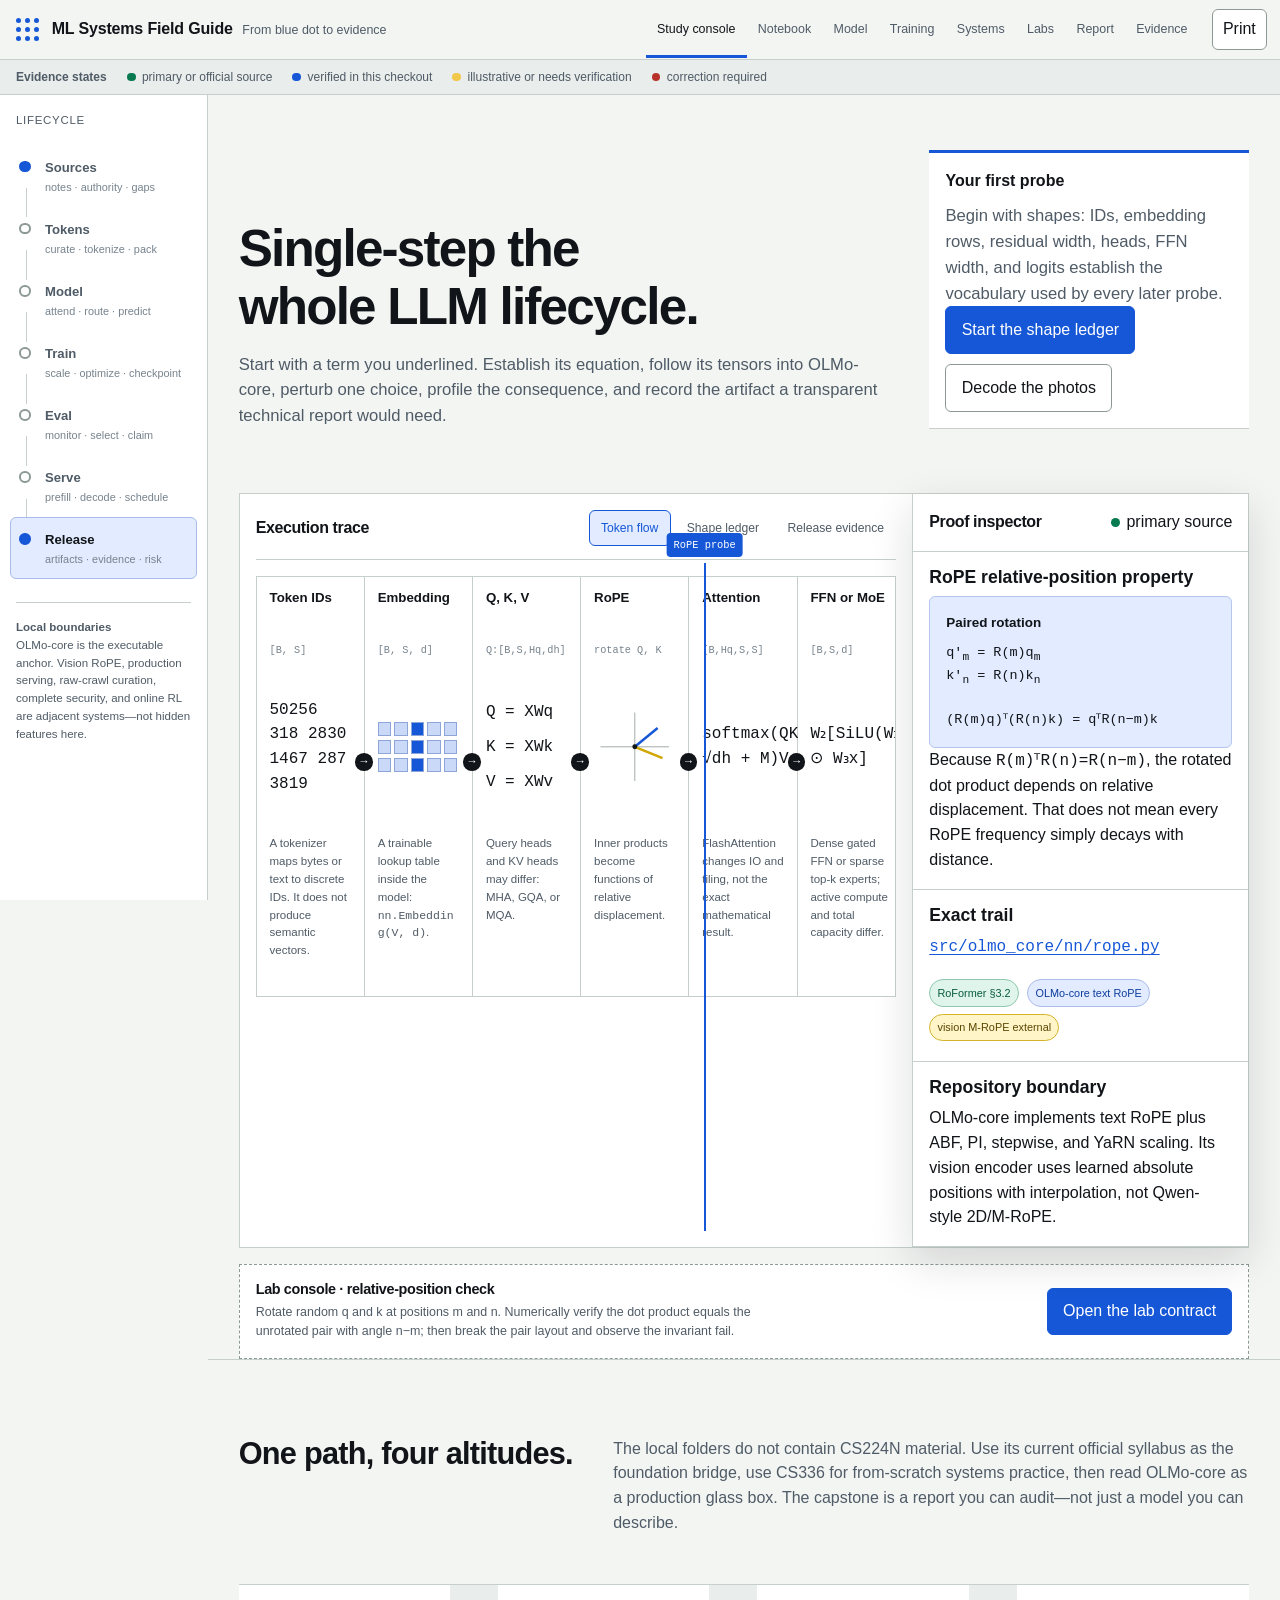
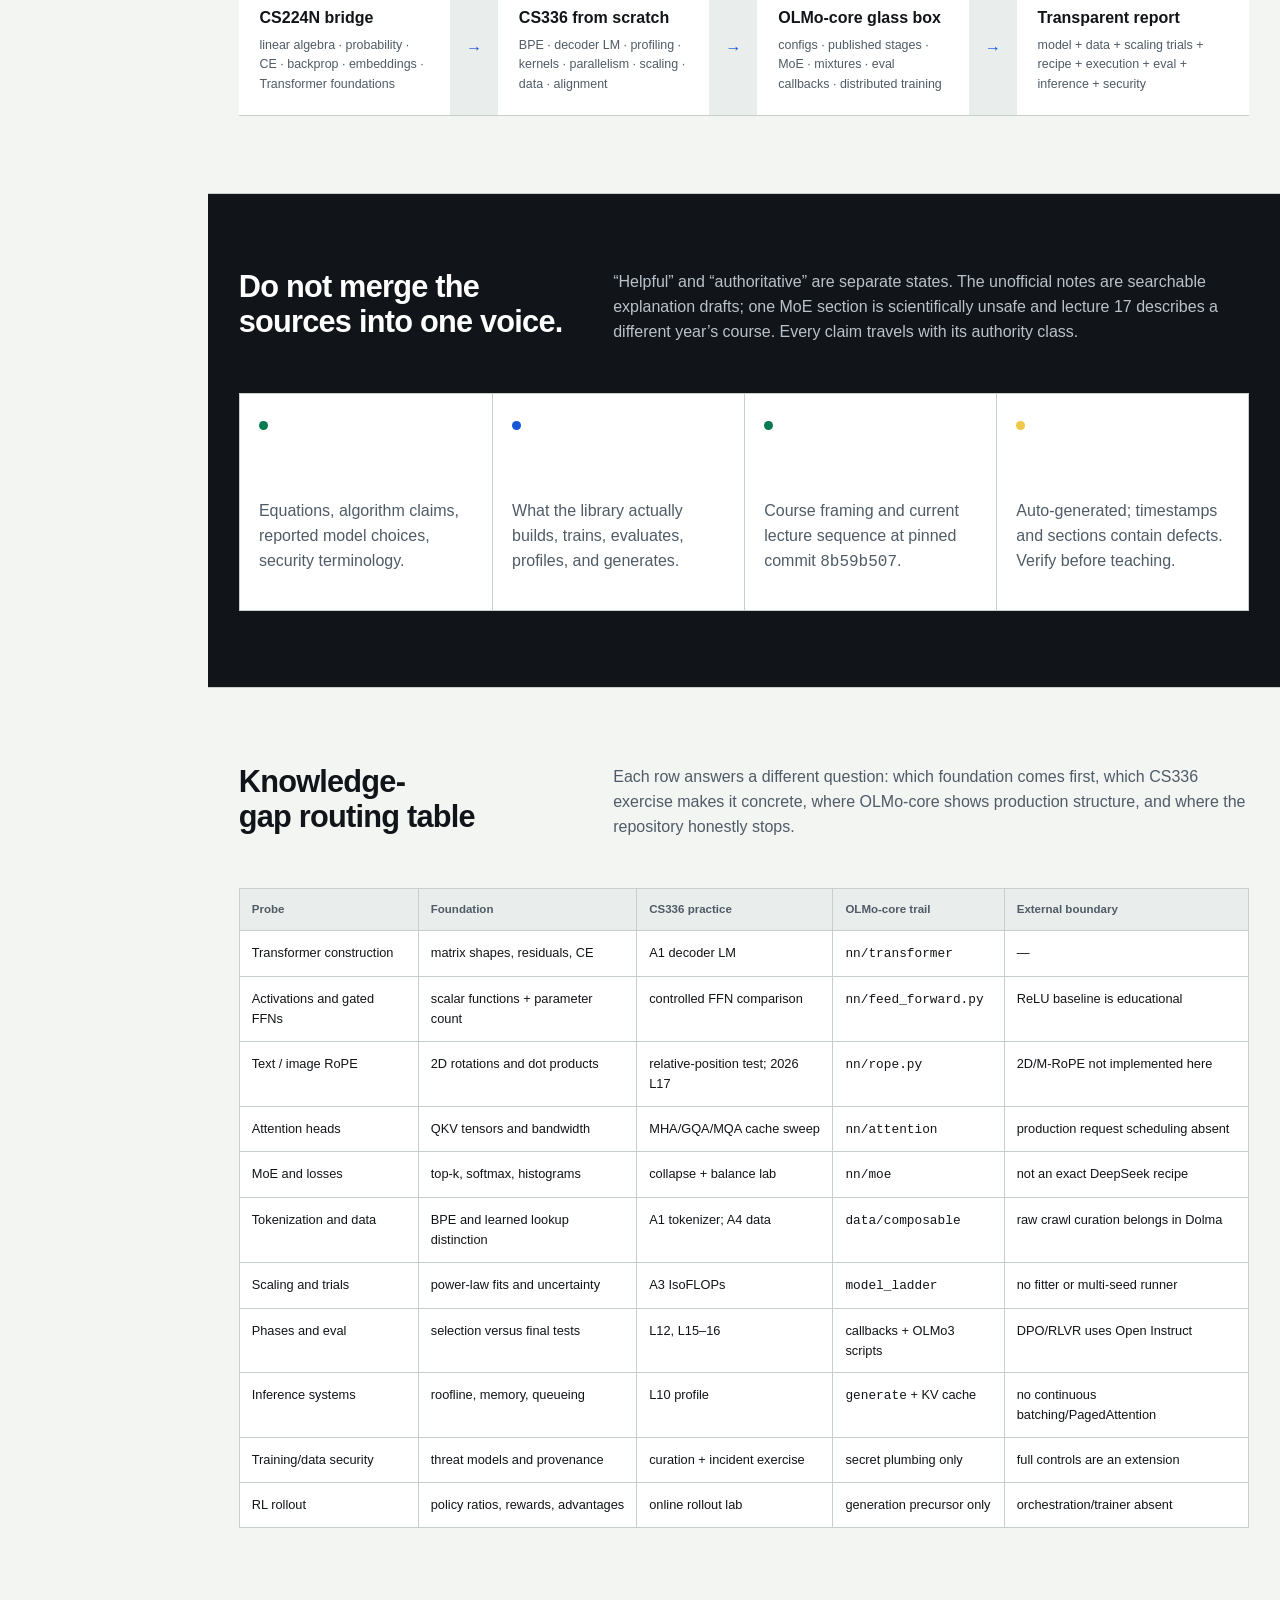
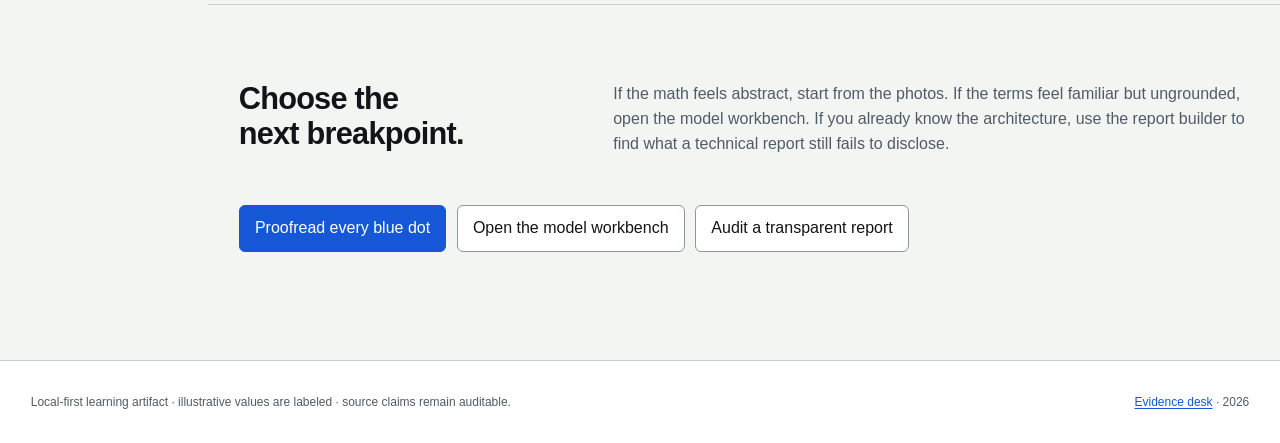
<file: my-knowledge/mlsys-field-guide/index.html>
<!doctype html>
<html lang="en">
  <head>
    <meta charset="utf-8" />
    <meta name="viewport" content="width=device-width, initial-scale=1" />
    <meta name="description" content="An evidence-traceable field guide from Transformer foundations through ML systems, training, inference, and transparent LLM reports." />
    <title>ML Systems Field Guide — Study console</title>
    <link rel="stylesheet" href="assets/css/site.css" />
    <script src="assets/js/site.js" defer></script>
  </head>
  <body>
    <!--
    THESIS: Single-step the LLM lifecycle from a handwritten question to math, code, experiment, and evidence; refuse the generic course-homepage hero and card grid.
    OWN-WORLD: Cool-white instrument panels, charcoal rules, cobalt probes, amber breakpoints, compact controls, and dense traces with written conclusions.
    STORY: Establish source authority, bridge CS224N to CS336 and OLMo-core, inspect one end-to-end trace, then choose a hands-on path or report audit.
    FIRST VIEWPORT: Sticky utility strip, lifecycle rail, dominant execution trace, right proof inspector, and bottom lab console; the trace carries the page.
    FORM: Pipeline Debugger, grounded direction 4, seed f328a503; task-led hybrid approved by delegation after the decision server failed.
    FINISH: unreviewed and undocumented is unfinished; this build ends with the finish review, the verdict, and DESIGN.md
    -->
    <a class="skip-link" href="#main">Skip to the study console</a>
    <header class="utility-bar">
      <a class="brand" href="index.html" aria-label="ML Systems Field Guide home">
        <span class="brand-mark" aria-hidden="true">
          <i></i><i></i><i></i><i></i><i></i><i></i><i></i><i></i><i></i>
        </span>
        <span class="brand-copy">
          <strong>ML Systems Field Guide</strong>
          <span>From blue dot to evidence</span>
        </span>
      </a>
      <nav class="primary-nav" data-primary-nav aria-label="Primary navigation">
        <a href="index.html" aria-current="page">Study console</a>
        <a href="notebook.html">Notebook</a>
        <a href="model.html">Model</a>
        <a href="training.html">Training</a>
        <a href="systems.html">Systems</a>
        <a href="labs.html">Labs</a>
        <a href="report.html">Report</a>
        <a href="sources.html">Evidence</a>
      </nav>
      <div class="utility-actions">
        <button class="utility-button" type="button" data-print>Print</button>
        <button class="utility-button nav-toggle" type="button" data-nav-toggle aria-expanded="false" aria-label="Toggle navigation">Menu</button>
      </div>
    </header>

    <div class="evidence-ribbon" role="note" aria-label="Evidence legend">
      <strong>Evidence states</strong>
      <span class="status-key status-primary">primary or official source</span>
      <span class="status-key status-repo">verified in this checkout</span>
      <span class="status-key status-caution">illustrative or needs verification</span>
      <span class="status-key status-contradiction">correction required</span>
    </div>

    <div class="app-shell">
      <aside class="lifecycle-rail" aria-label="Learning lifecycle">
        <p class="rail-heading">Lifecycle</p>
        <ol class="rail-list">
          <li class="is-complete">
            <a href="notebook.html">
              <span class="rail-dot" aria-hidden="true"></span>
              <span class="rail-label"><strong>Sources</strong><small>notes · authority · gaps</small></span>
            </a>
          </li>
          <li>
            <a href="training.html#tokens">
              <span class="rail-dot" aria-hidden="true"></span>
              <span class="rail-label"><strong>Tokens</strong><small>curate · tokenize · pack</small></span>
            </a>
          </li>
          <li>
            <a href="model.html">
              <span class="rail-dot" aria-hidden="true"></span>
              <span class="rail-label"><strong>Model</strong><small>attend · route · predict</small></span>
            </a>
          </li>
          <li>
            <a href="training.html">
              <span class="rail-dot" aria-hidden="true"></span>
              <span class="rail-label"><strong>Train</strong><small>scale · optimize · checkpoint</small></span>
            </a>
          </li>
          <li>
            <a href="training.html#eval-gates">
              <span class="rail-dot" aria-hidden="true"></span>
              <span class="rail-label"><strong>Eval</strong><small>monitor · select · claim</small></span>
            </a>
          </li>
          <li>
            <a href="systems.html#inference">
              <span class="rail-dot" aria-hidden="true"></span>
              <span class="rail-label"><strong>Serve</strong><small>prefill · decode · schedule</small></span>
            </a>
          </li>
          <li>
            <a href="report.html" aria-current="step">
              <span class="rail-dot" aria-hidden="true"></span>
              <span class="rail-label"><strong>Release</strong><small>artifacts · evidence · risk</small></span>
            </a>
          </li>
        </ol>
        <div class="rail-block">
          <strong>Local boundaries</strong>
          <p>OLMo-core is the executable anchor. Vision RoPE, production serving, raw-crawl curation, complete security, and online RL are adjacent systems—not hidden features here.</p>
        </div>
      </aside>

      <main class="page-main" id="main">
        <section class="page-lede" aria-labelledby="page-title">
          <div>
            <h1 id="page-title">Single-step the whole LLM lifecycle.</h1>
            <p>
              Start with a term you underlined. Establish its equation, follow its tensors into
              OLMo-core, perturb one choice, profile the consequence, and record the artifact a
              transparent technical report would need.
            </p>
          </div>
          <div class="lede-controls">
            <strong>Your first probe</strong>
            <p>Begin with shapes: IDs, embedding rows, residual width, heads, FFN width, and logits establish the vocabulary used by every later probe.</p>
            <div class="button-row">
              <a class="button button-primary" href="labs.html#lab-shapes">Start the shape ledger</a>
              <a class="button" href="notebook.html">Decode the photos</a>
            </div>
          </div>
        </section>

        <section aria-labelledby="trace-title">
          <div class="trace-workspace">
            <div class="trace-stage">
              <div class="trace-toolbar">
                <h2 id="trace-title">Execution trace</h2>
                <div class="tab-list" role="tablist" aria-label="Trace views" data-tabs>
                  <button class="tab-button" type="button" role="tab" aria-selected="true" aria-controls="trace-flow" id="trace-tab-flow">Token flow</button>
                  <button class="tab-button" type="button" role="tab" aria-selected="false" aria-controls="trace-shapes" id="trace-tab-shapes" tabindex="-1">Shape ledger</button>
                  <button class="tab-button" type="button" role="tab" aria-selected="false" aria-controls="trace-evidence" id="trace-tab-evidence" tabindex="-1">Release evidence</button>
                </div>
              </div>

              <div id="trace-flow" role="tabpanel" aria-labelledby="trace-tab-flow">
                <div class="execution-lanes" role="group" aria-label="Illustrative token-to-release execution trace">
                  <article class="lane">
                    <h3>Token IDs</h3>
                    <span class="shape">[B, S]</span>
                    <div class="lane-visual mono" role="img" aria-label="Example token IDs">50256 318 2830 1467 287 3819</div>
                    <p class="lane-note">A tokenizer maps bytes or text to discrete IDs. It does not produce semantic vectors.</p>
                    <span class="lane-arrow" aria-hidden="true">→</span>
                  </article>
                  <article class="lane">
                    <h3>Embedding</h3>
                    <span class="shape">[B, S, d]</span>
                    <div class="lane-visual" aria-hidden="true">
                      <span class="tensor-row"><i class="tensor-cell"></i><i class="tensor-cell"></i><i class="tensor-cell"></i><i class="tensor-cell"></i><i class="tensor-cell"></i></span>
                      <span class="tensor-row"><i class="tensor-cell"></i><i class="tensor-cell"></i><i class="tensor-cell"></i><i class="tensor-cell"></i><i class="tensor-cell"></i></span>
                      <span class="tensor-row"><i class="tensor-cell"></i><i class="tensor-cell"></i><i class="tensor-cell"></i><i class="tensor-cell"></i><i class="tensor-cell"></i></span>
                    </div>
                    <p class="lane-note">A trainable lookup table inside the model: <code>nn.Embedding(V, d)</code>.</p>
                    <span class="lane-arrow" aria-hidden="true">→</span>
                  </article>
                  <article class="lane">
                    <h3>Q, K, V</h3>
                    <span class="shape">Q:[B,S,Hq,dh]</span>
                    <div class="lane-visual formula-stack">
                      <code>Q = XWq</code><code>K = XWk</code><code>V = XWv</code>
                    </div>
                    <p class="lane-note">Query heads and KV heads may differ: MHA, GQA, or MQA.</p>
                    <span class="lane-arrow" aria-hidden="true">→</span>
                  </article>
                  <article class="lane">
                    <h3>RoPE</h3>
                    <span class="shape">rotate Q, K</span>
                    <div class="lane-visual">
                      <svg viewBox="0 0 100 100" role="img" aria-label="Two position-dependent rotations in a coordinate plane">
                        <line x1="50" y1="8" x2="50" y2="92" stroke="#8d9994" />
                        <line x1="8" y1="50" x2="92" y2="50" stroke="#8d9994" />
                        <line x1="50" y1="50" x2="78" y2="27" stroke="#1557d6" stroke-width="3" />
                        <line x1="50" y1="50" x2="84" y2="64" stroke="#d0a600" stroke-width="3" />
                        <circle cx="50" cy="50" r="3" fill="#111418" />
                      </svg>
                    </div>
                    <p class="lane-note">Inner products become functions of relative displacement.</p>
                    <span class="lane-arrow" aria-hidden="true">→</span>
                  </article>
                  <article class="lane">
                    <h3>Attention</h3>
                    <span class="shape">[B,Hq,S,S]</span>
                    <div class="lane-visual mono">softmax(QKᵀ/√dh + M)V</div>
                    <p class="lane-note">FlashAttention changes IO and tiling, not the exact mathematical result.</p>
                    <span class="lane-arrow" aria-hidden="true">→</span>
                  </article>
                  <article class="lane">
                    <h3>FFN or MoE</h3>
                    <span class="shape">[B,S,d]</span>
                    <div class="lane-visual mono">W₂[SiLU(W₁x) ⊙ W₃x]</div>
                    <p class="lane-note">Dense gated FFN or sparse top-k experts; active compute and total capacity differ.</p>
                    <span class="lane-arrow" aria-hidden="true">→</span>
                  </article>
                  <article class="lane">
                    <h3>Loss + update</h3>
                    <span class="shape">scalar → gradients</span>
                    <div class="lane-visual mono">CE + αL<sub>bal</sub> + βL<sub>z</sub></div>
                    <p class="lane-note">MoE auxiliary terms solve different router failures; they are not one generic loss.</p>
                    <span class="lane-arrow" aria-hidden="true">→</span>
                  </article>
                  <article class="lane">
                    <h3>Release gate</h3>
                    <span class="shape">artifacts + claims</span>
                    <div class="lane-visual">
                      <span class="status status-primary">math sourced</span>
                      <span class="status status-repo">code anchored</span>
                      <span class="status status-caution">run missing</span>
                    </div>
                    <p class="lane-note">Architecture transparency alone cannot reproduce an executed training run.</p>
                  </article>
                </div>
                <div class="probe-cursor" data-label="RoPE probe" aria-hidden="true"></div>
              </div>

              <div id="trace-shapes" role="tabpanel" aria-labelledby="trace-tab-shapes" hidden>
                <table class="evidence-table">
                  <thead><tr><th>Boundary</th><th>Input</th><th>Output</th><th>Invariant to verify</th></tr></thead>
                  <tbody>
                    <tr><td>Tokenizer → model</td><td>text or bytes</td><td><code>[B,S]</code> integer IDs</td><td>special IDs and truncation policy are pinned</td></tr>
                    <tr><td>Embedding</td><td><code>[B,S]</code></td><td><code>[B,S,d]</code></td><td>lookup is trainable and may tie to LM head</td></tr>
                    <tr><td>QKV projection</td><td><code>[B,S,d]</code></td><td><code>Q:[B,S,Hq,dh]</code>; <code>K,V:[B,S,Hkv,dh]</code></td><td><code>Hq % Hkv = 0</code></td></tr>
                    <tr><td>LM head</td><td><code>[B,S,d]</code></td><td><code>[B,S,V]</code></td><td>labels are shifted next-token IDs; ignored tokens are masked</td></tr>
                  </tbody>
                </table>
              </div>

              <div id="trace-evidence" role="tabpanel" aria-labelledby="trace-tab-evidence" hidden>
                <table class="evidence-table">
                  <thead><tr><th>Transparency axis</th><th>What would prove it</th><th>This guide’s status</th></tr></thead>
                  <tbody>
                    <tr><td>Algorithm</td><td>equations, block graph, objectives, scaling hypothesis</td><td><span class="status status-primary">primary sources mapped</span></td></tr>
                    <tr><td>Recipe</td><td>full config, data manifests, seeds, schedule, hardware, parallelism</td><td><span class="status status-repo">OLMo scripts inspectable</span></td></tr>
                    <tr><td>Execution</td><td>all trials, immutable logs, failures, checkpoints, measured curves, hashes</td><td><span class="status status-caution">learner runs not executed yet</span></td></tr>
                  </tbody>
                </table>
              </div>
            </div>

            <aside class="proof-inspector" aria-labelledby="inspector-title">
              <div class="panel-toolbar inspector-section">
                <h2 id="inspector-title">Proof inspector</h2>
                <span class="status status-primary">primary source</span>
              </div>
              <section class="inspector-section">
                <h3>RoPE relative-position property</h3>
                <div class="equation">
                  <strong>Paired rotation</strong>
                  q′<sub>m</sub> = R(m)q<sub>m</sub><br />
                  k′<sub>n</sub> = R(n)k<sub>n</sub><br /><br />
                  (R(m)q)ᵀ(R(n)k) = qᵀR(n−m)k
                </div>
                <p>Because <code>R(m)ᵀR(n)=R(n−m)</code>, the rotated dot product depends on relative displacement. That does not mean every RoPE frequency simply decays with distance.</p>
              </section>
              <section class="inspector-section">
                <h3>Exact trail</h3>
                <p><a href="../../src/olmo_core/nn/rope.py"><code>src/olmo_core/nn/rope.py</code></a></p>
                <span class="source-chip is-primary">RoFormer §3.2</span>
                <span class="source-chip is-repo">OLMo-core text RoPE</span>
                <span class="source-chip is-caution">vision M-RoPE external</span>
              </section>
              <section class="inspector-section">
                <h3>Repository boundary</h3>
                <p>OLMo-core implements text RoPE plus ABF, PI, stepwise, and YaRN scaling. Its vision encoder uses learned absolute positions with interpolation, not Qwen-style 2D/M-RoPE.</p>
              </section>
            </aside>
          </div>

          <div class="lab-console">
            <div>
              <h2>Lab console · relative-position check</h2>
              <p>Rotate random q and k at positions m and n. Numerically verify the dot product equals the unrotated pair with angle n−m; then break the pair layout and observe the invariant fail.</p>
            </div>
            <a class="button button-primary" href="labs.html#lab-rope">Open the lab contract</a>
          </div>
        </section>

        <section class="section-band" aria-labelledby="path-title">
          <div class="section-heading">
            <h2 id="path-title">One path, four altitudes.</h2>
            <p>The local folders do not contain CS224N material. Use its current official syllabus as the foundation bridge, use CS336 for from-scratch systems practice, then read OLMo-core as a production glass box. The capstone is a report you can audit—not just a model you can describe.</p>
          </div>
          <div class="study-path" role="list" aria-label="Recommended learning path">
            <article class="path-stage">
              <strong>CS224N bridge</strong>
              <span>linear algebra · probability · CE · backprop · embeddings · Transformer foundations</span>
            </article>
            <div class="path-connector" aria-hidden="true">→</div>
            <article class="path-stage">
              <strong>CS336 from scratch</strong>
              <span>BPE · decoder LM · profiling · kernels · parallelism · scaling · data · alignment</span>
            </article>
            <div class="path-connector" aria-hidden="true">→</div>
            <article class="path-stage">
              <strong>OLMo-core glass box</strong>
              <span>configs · published stages · MoE · mixtures · eval callbacks · distributed training</span>
            </article>
            <div class="path-connector" aria-hidden="true">→</div>
            <article class="path-stage">
              <strong>Transparent report</strong>
              <span>model + data + scaling trials + recipe + execution + eval + inference + security</span>
            </article>
          </div>
        </section>

        <section class="section-band is-dark" aria-labelledby="authority-title">
          <div class="section-heading">
            <h2 id="authority-title">Do not merge the sources into one voice.</h2>
            <p>“Helpful” and “authoritative” are separate states. The unofficial notes are searchable explanation drafts; one MoE section is scientifically unsafe and lecture 17 describes a different year’s course. Every claim travels with its authority class.</p>
          </div>
          <div class="source-boundary">
            <article class="source-level">
              <span class="status status-primary">claim authority</span>
              <h3>Primary papers and standards</h3>
              <p>Equations, algorithm claims, reported model choices, security terminology.</p>
            </article>
            <article class="source-level">
              <span class="status status-repo">implementation authority</span>
              <h3>This OLMo-core checkout</h3>
              <p>What the library actually builds, trains, evaluates, profiles, and generates.</p>
            </article>
            <article class="source-level">
              <span class="status status-primary">course authority</span>
              <h3>Official CS336 Spring 2026</h3>
              <p>Course framing and current lecture sequence at pinned commit <code>8b59b507</code>.</p>
            </article>
            <article class="source-level">
              <span class="status status-caution">explanation lead</span>
              <h3>Unofficial Spring 2025 notes</h3>
              <p>Auto-generated; timestamps and sections contain defects. Verify before teaching.</p>
            </article>
          </div>
        </section>

        <section class="section-band" aria-labelledby="gaps-title">
          <div class="section-heading">
            <h2 id="gaps-title">Knowledge-gap routing table</h2>
            <p>Each row answers a different question: which foundation comes first, which CS336 exercise makes it concrete, where OLMo-core shows production structure, and where the repository honestly stops.</p>
          </div>
          <div style="overflow-x:auto">
            <table class="gap-matrix">
              <thead>
                <tr><th>Probe</th><th>Foundation</th><th>CS336 practice</th><th>OLMo-core trail</th><th>External boundary</th></tr>
              </thead>
              <tbody>
                <tr><td>Transformer construction</td><td>matrix shapes, residuals, CE</td><td>A1 decoder LM</td><td><code>nn/transformer</code></td><td>—</td></tr>
                <tr><td>Activations and gated FFNs</td><td>scalar functions + parameter count</td><td>controlled FFN comparison</td><td><code>nn/feed_forward.py</code></td><td>ReLU baseline is educational</td></tr>
                <tr><td>Text / image RoPE</td><td>2D rotations and dot products</td><td>relative-position test; 2026 L17</td><td><code>nn/rope.py</code></td><td>2D/M-RoPE not implemented here</td></tr>
                <tr><td>Attention heads</td><td>QKV tensors and bandwidth</td><td>MHA/GQA/MQA cache sweep</td><td><code>nn/attention</code></td><td>production request scheduling absent</td></tr>
                <tr><td>MoE and losses</td><td>top-k, softmax, histograms</td><td>collapse + balance lab</td><td><code>nn/moe</code></td><td>not an exact DeepSeek recipe</td></tr>
                <tr><td>Tokenization and data</td><td>BPE and learned lookup distinction</td><td>A1 tokenizer; A4 data</td><td><code>data/composable</code></td><td>raw crawl curation belongs in Dolma</td></tr>
                <tr><td>Scaling and trials</td><td>power-law fits and uncertainty</td><td>A3 IsoFLOPs</td><td><code>model_ladder</code></td><td>no fitter or multi-seed runner</td></tr>
                <tr><td>Phases and eval</td><td>selection versus final tests</td><td>L12, L15–16</td><td>callbacks + OLMo3 scripts</td><td>DPO/RLVR uses Open Instruct</td></tr>
                <tr><td>Inference systems</td><td>roofline, memory, queueing</td><td>L10 profile</td><td><code>generate</code> + KV cache</td><td>no continuous batching/PagedAttention</td></tr>
                <tr><td>Training/data security</td><td>threat models and provenance</td><td>curation + incident exercise</td><td>secret plumbing only</td><td>full controls are an extension</td></tr>
                <tr><td>RL rollout</td><td>policy ratios, rewards, advantages</td><td>online rollout lab</td><td>generation precursor only</td><td>orchestration/trainer absent</td></tr>
              </tbody>
            </table>
          </div>
        </section>

        <section class="section-band" aria-labelledby="next-title">
          <div class="section-heading">
            <h2 id="next-title">Choose the next breakpoint.</h2>
            <p>If the math feels abstract, start from the photos. If the terms feel familiar but ungrounded, open the model workbench. If you already know the architecture, use the report builder to find what a technical report still fails to disclose.</p>
          </div>
          <div class="button-row">
            <a class="button button-primary" href="notebook.html">Proofread every blue dot</a>
            <a class="button" href="model.html">Open the model workbench</a>
            <a class="button" href="report.html">Audit a transparent report</a>
          </div>
        </section>
      </main>
    </div>

    <footer class="site-footer">
      <p>Local-first learning artifact · illustrative values are labeled · source claims remain auditable.</p>
      <p><a href="sources.html">Evidence desk</a> · <span data-current-year></span></p>
    </footer>
  </body>
</html>
</file>
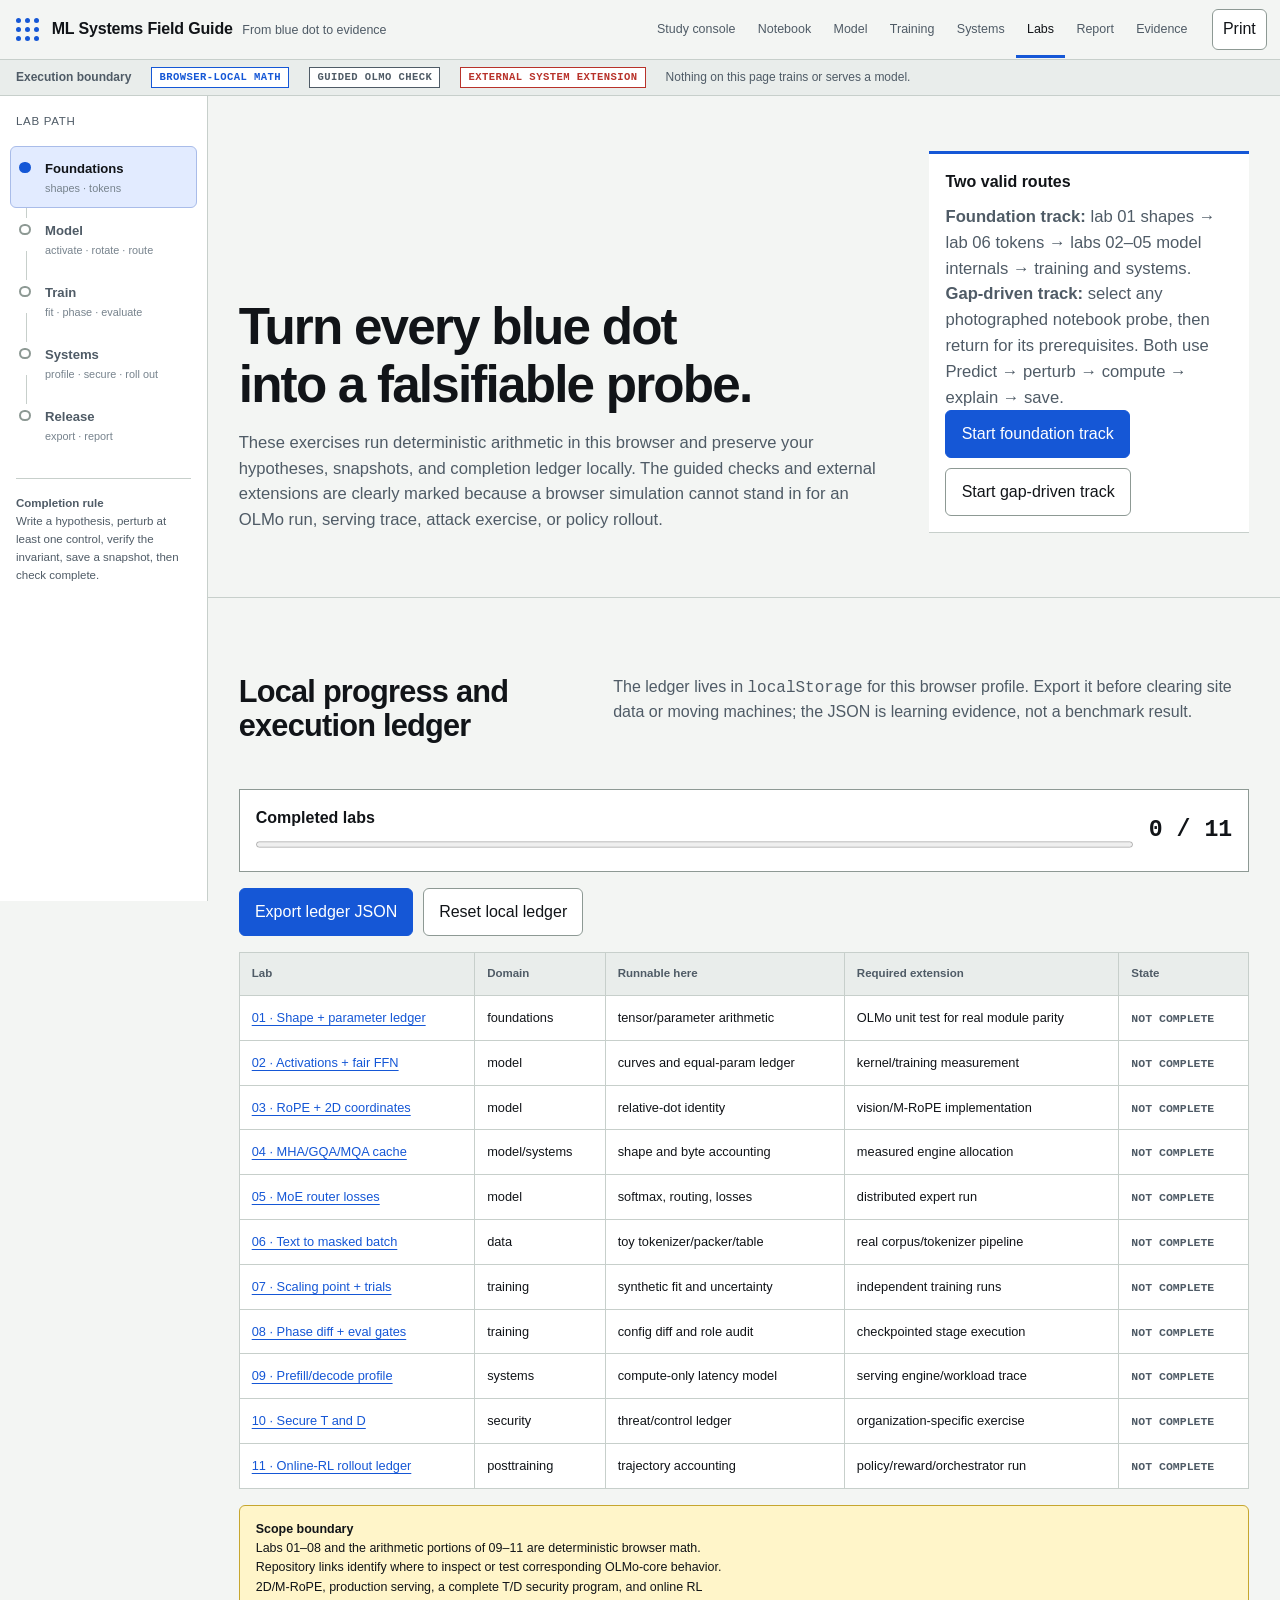
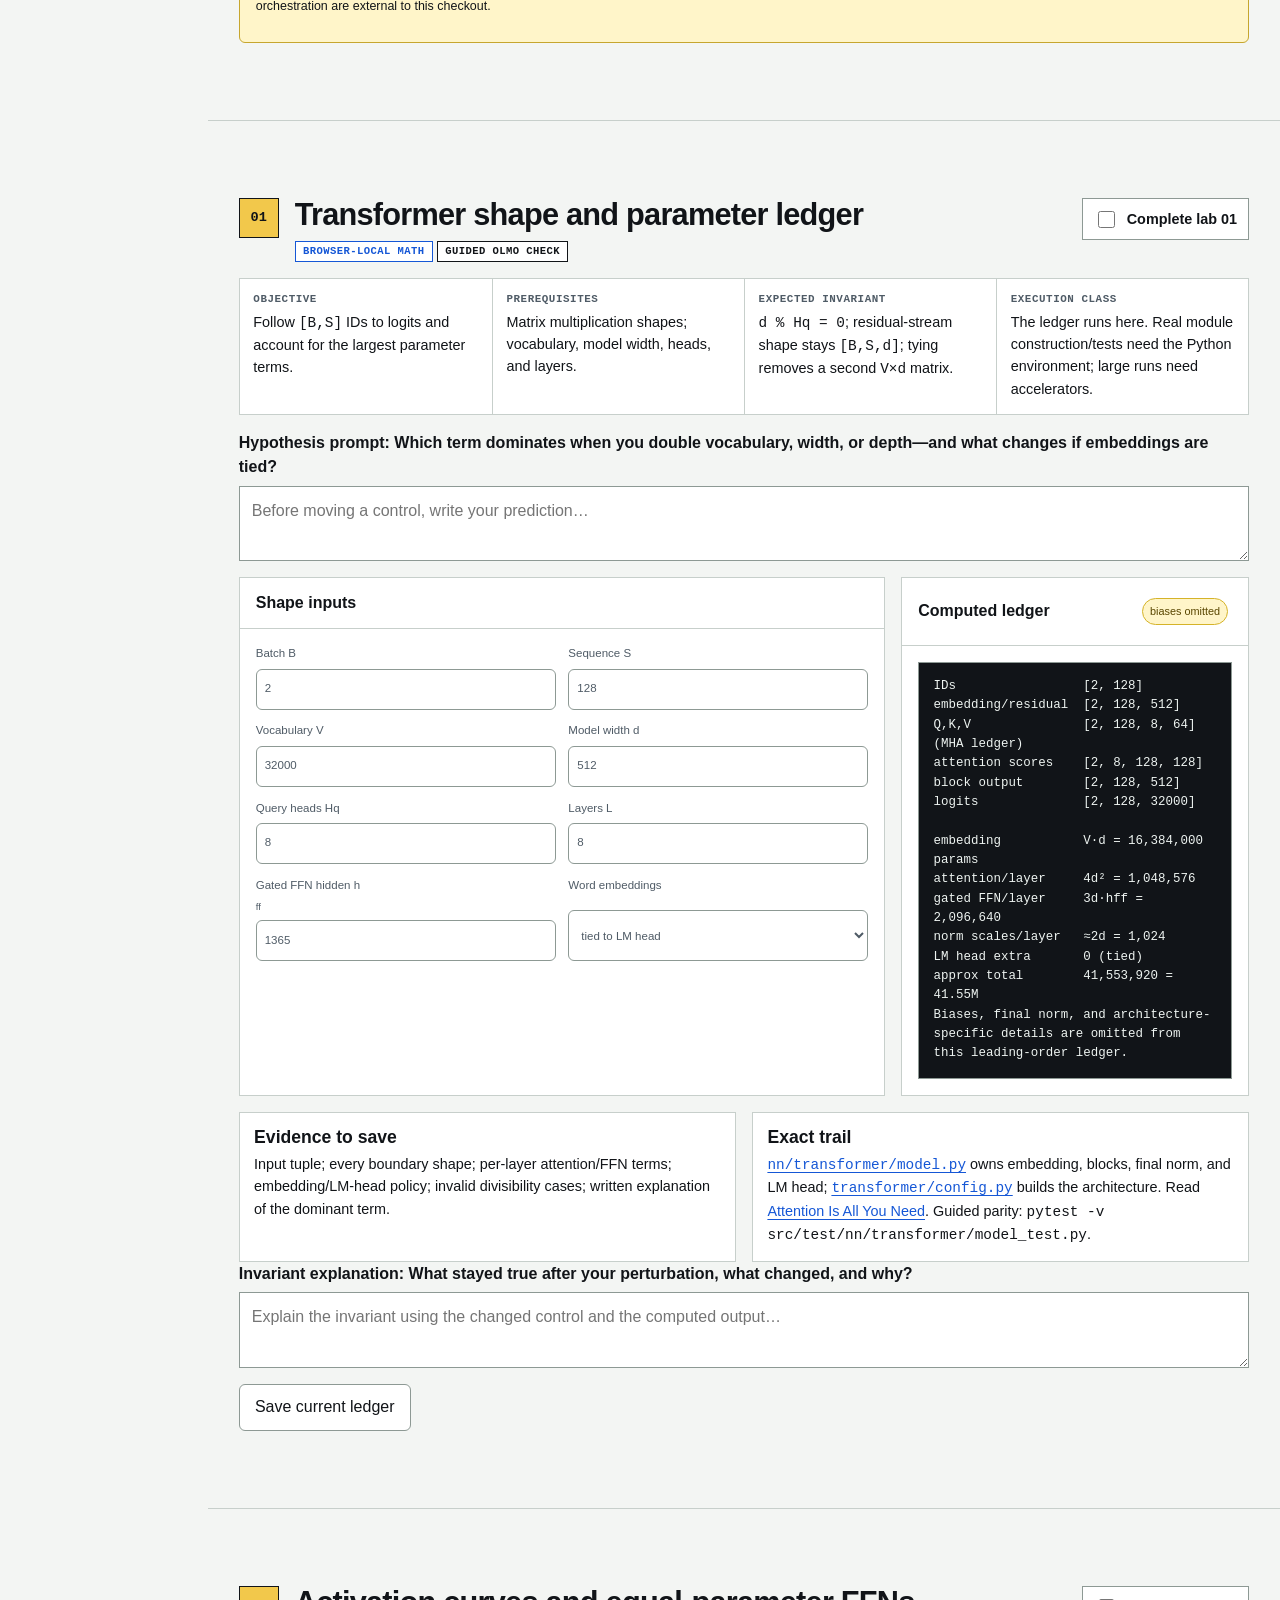
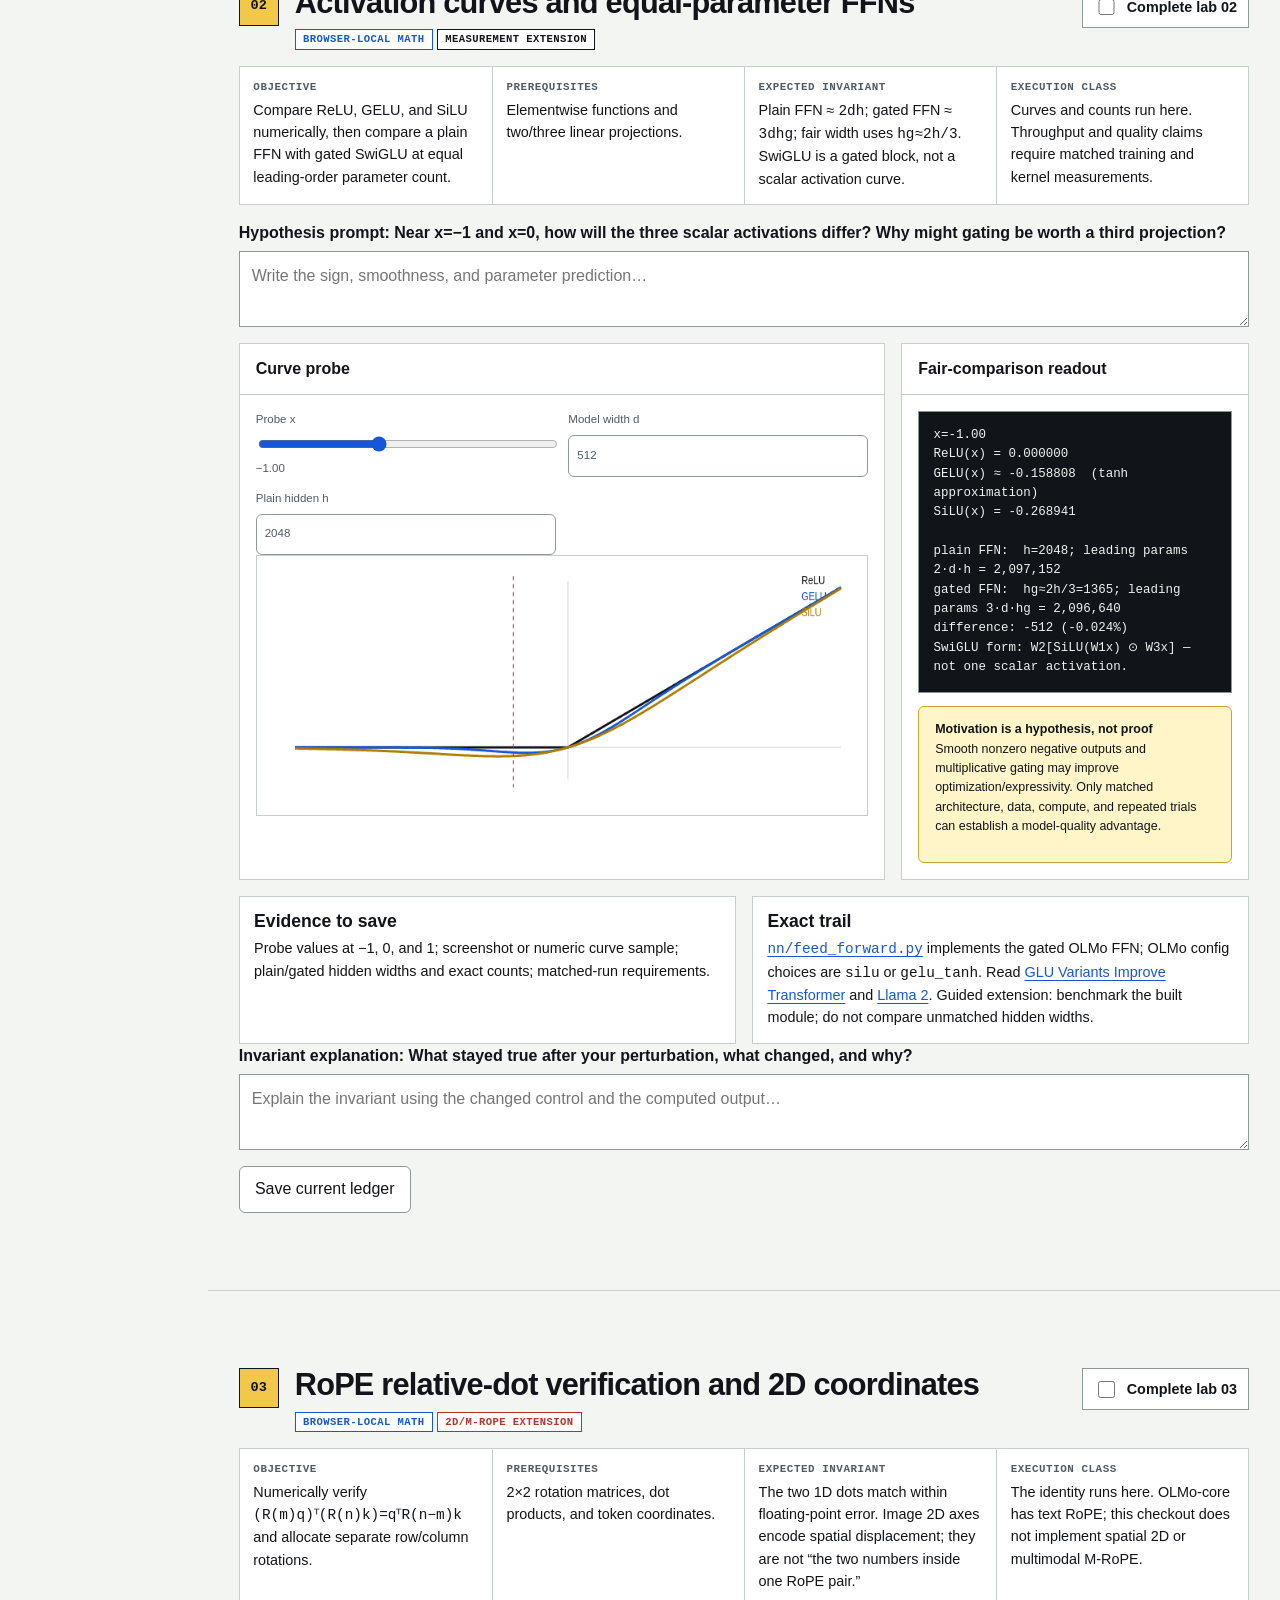
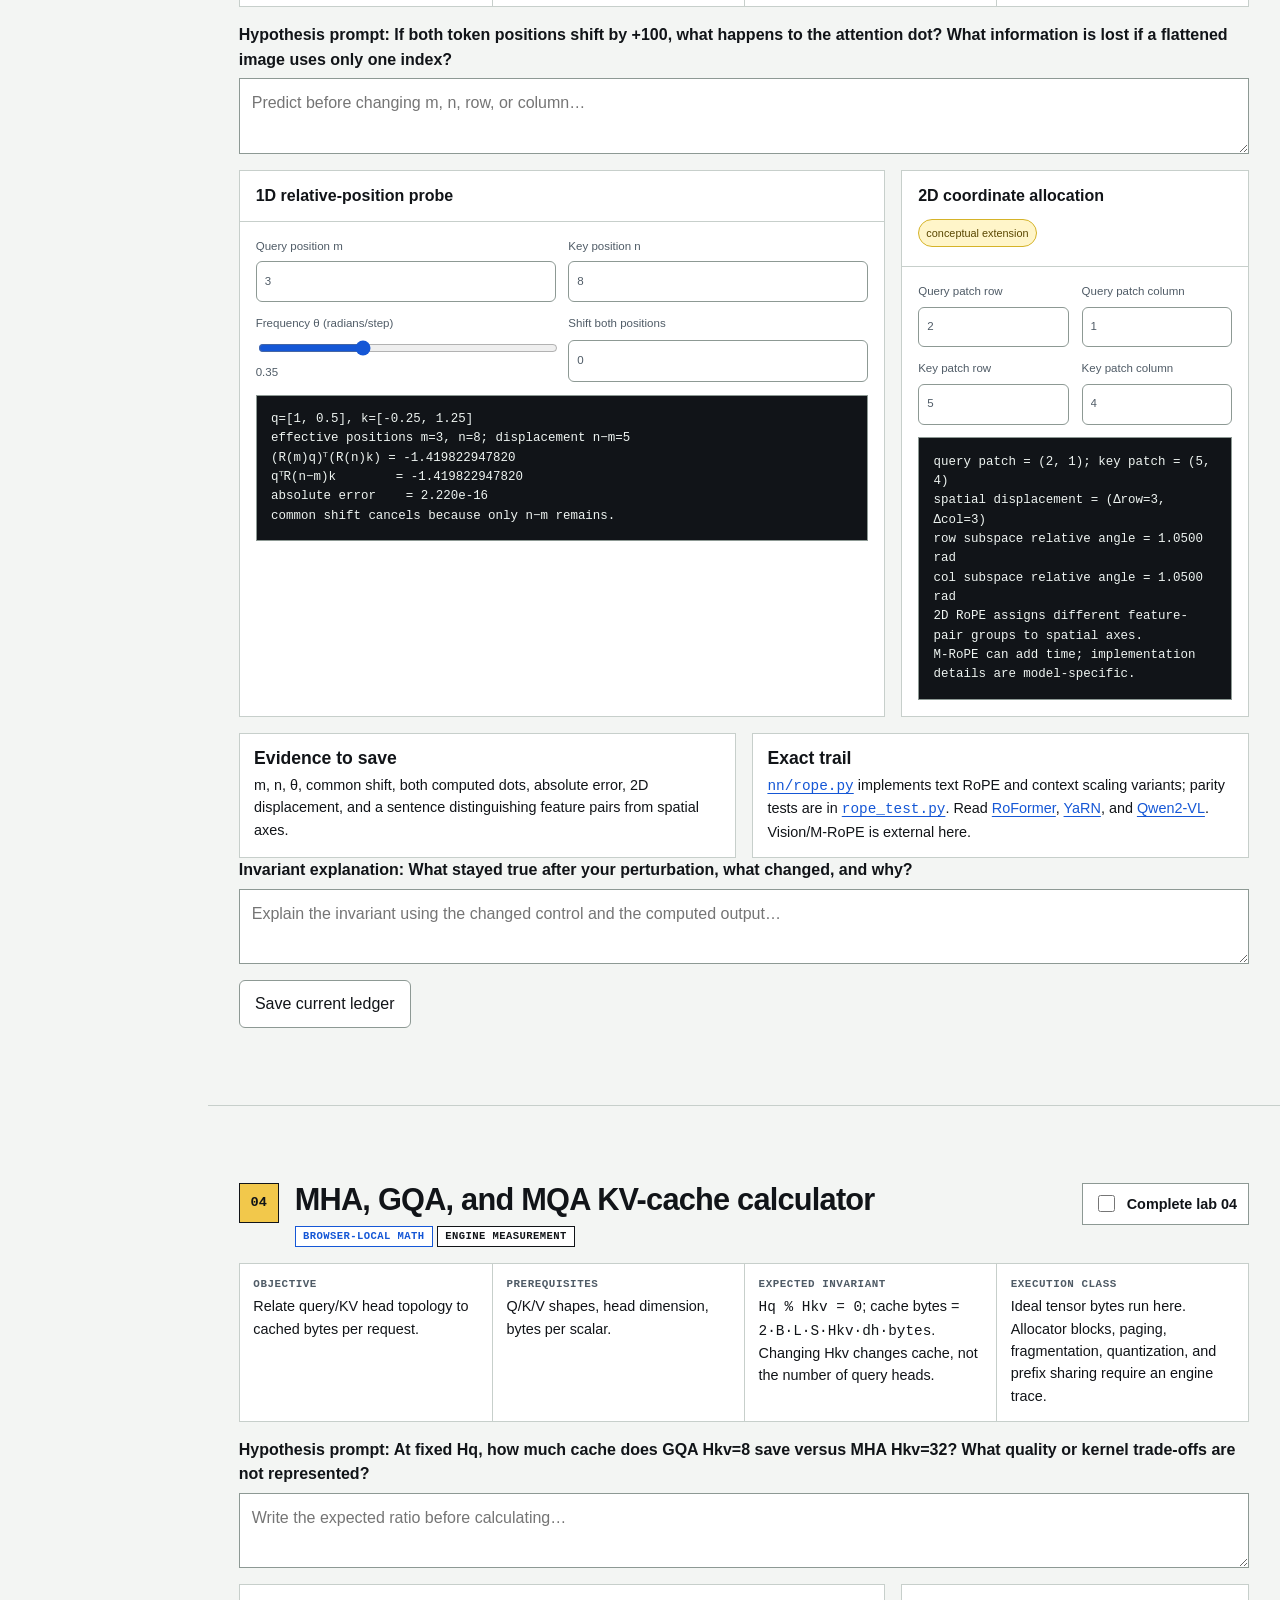
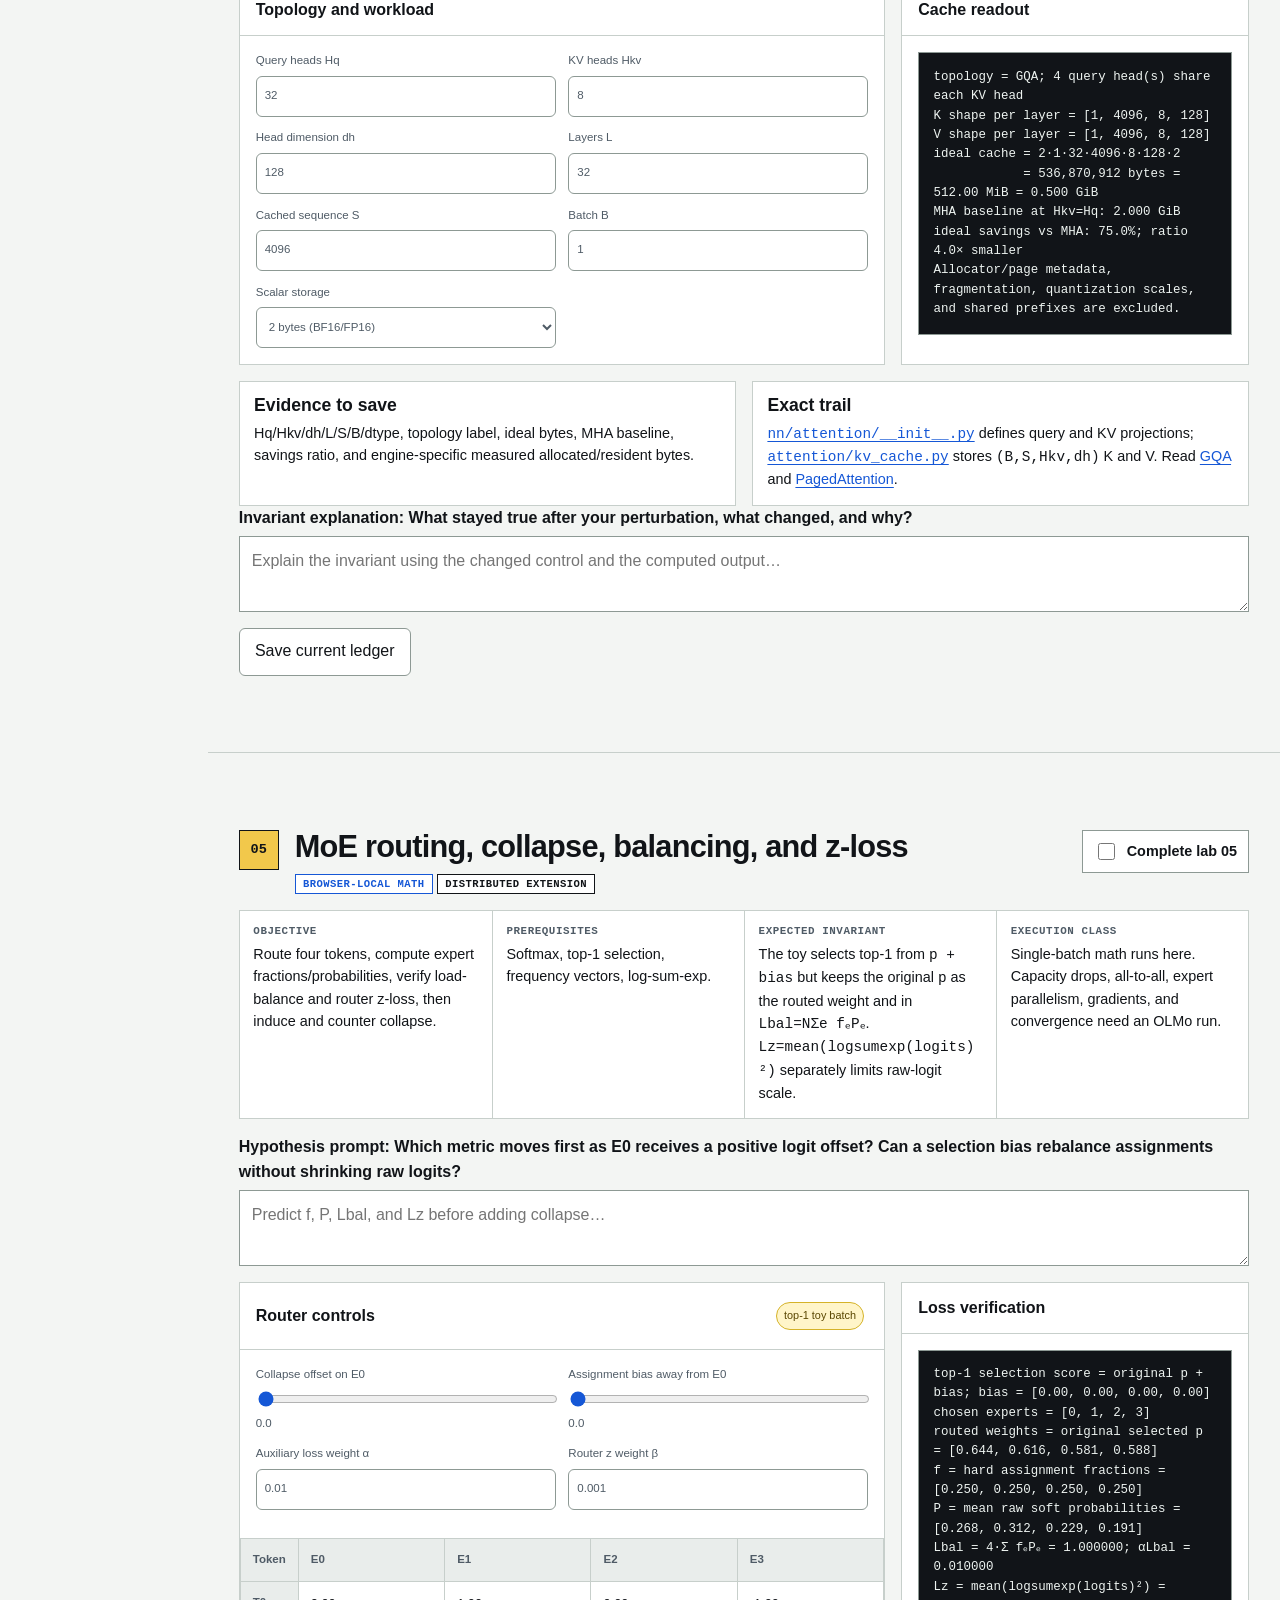
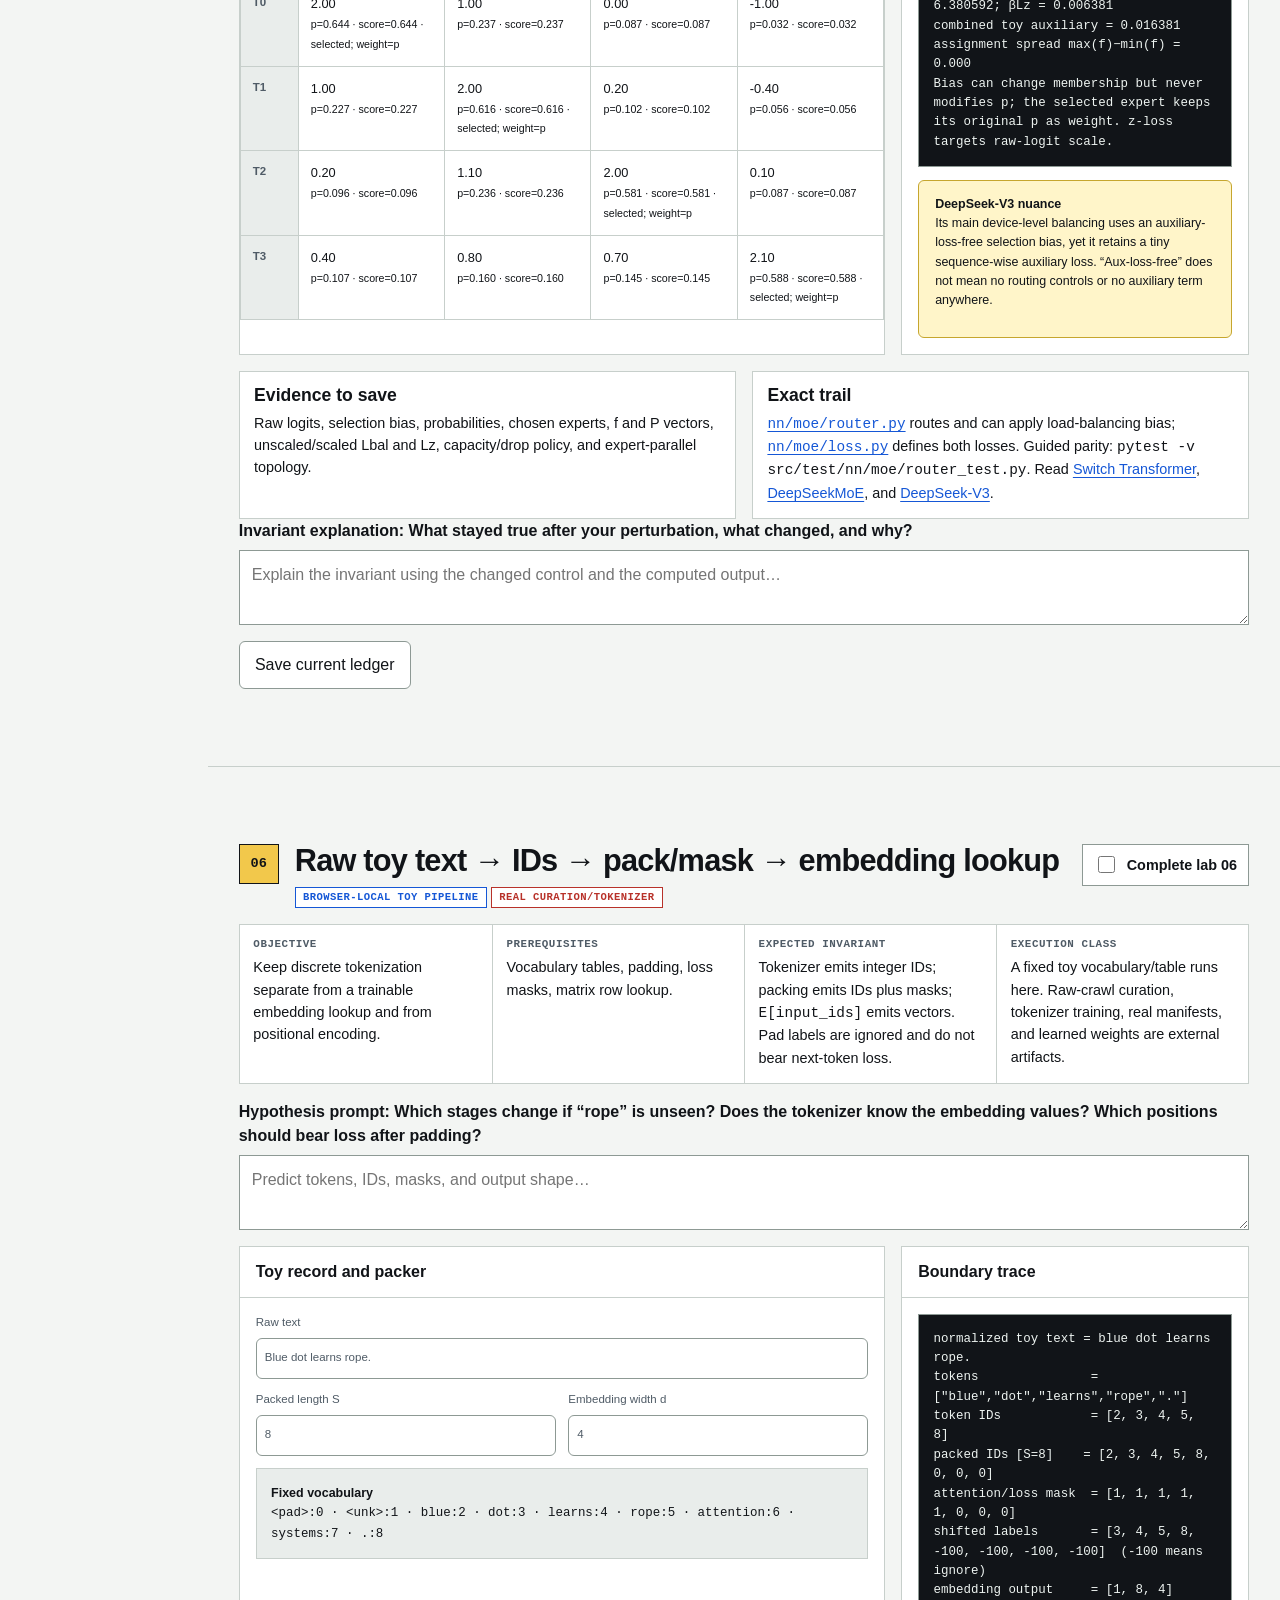
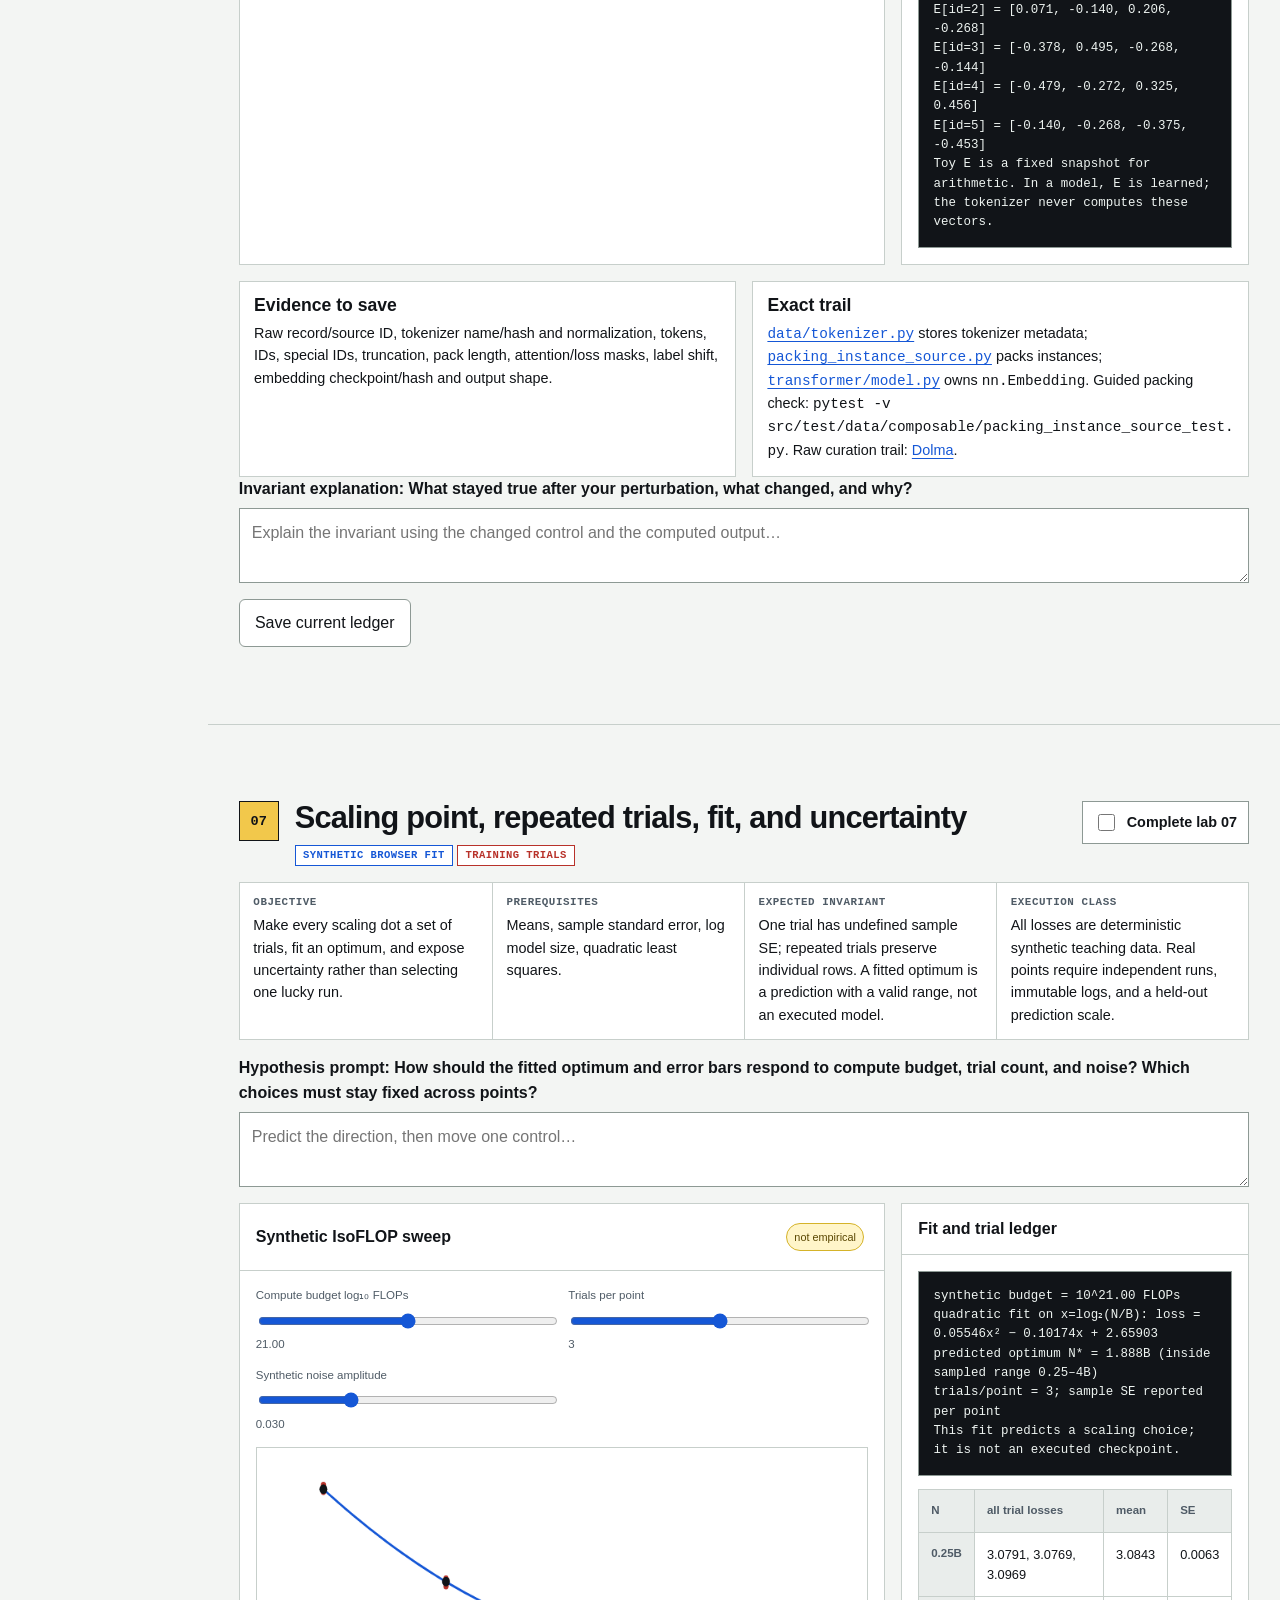
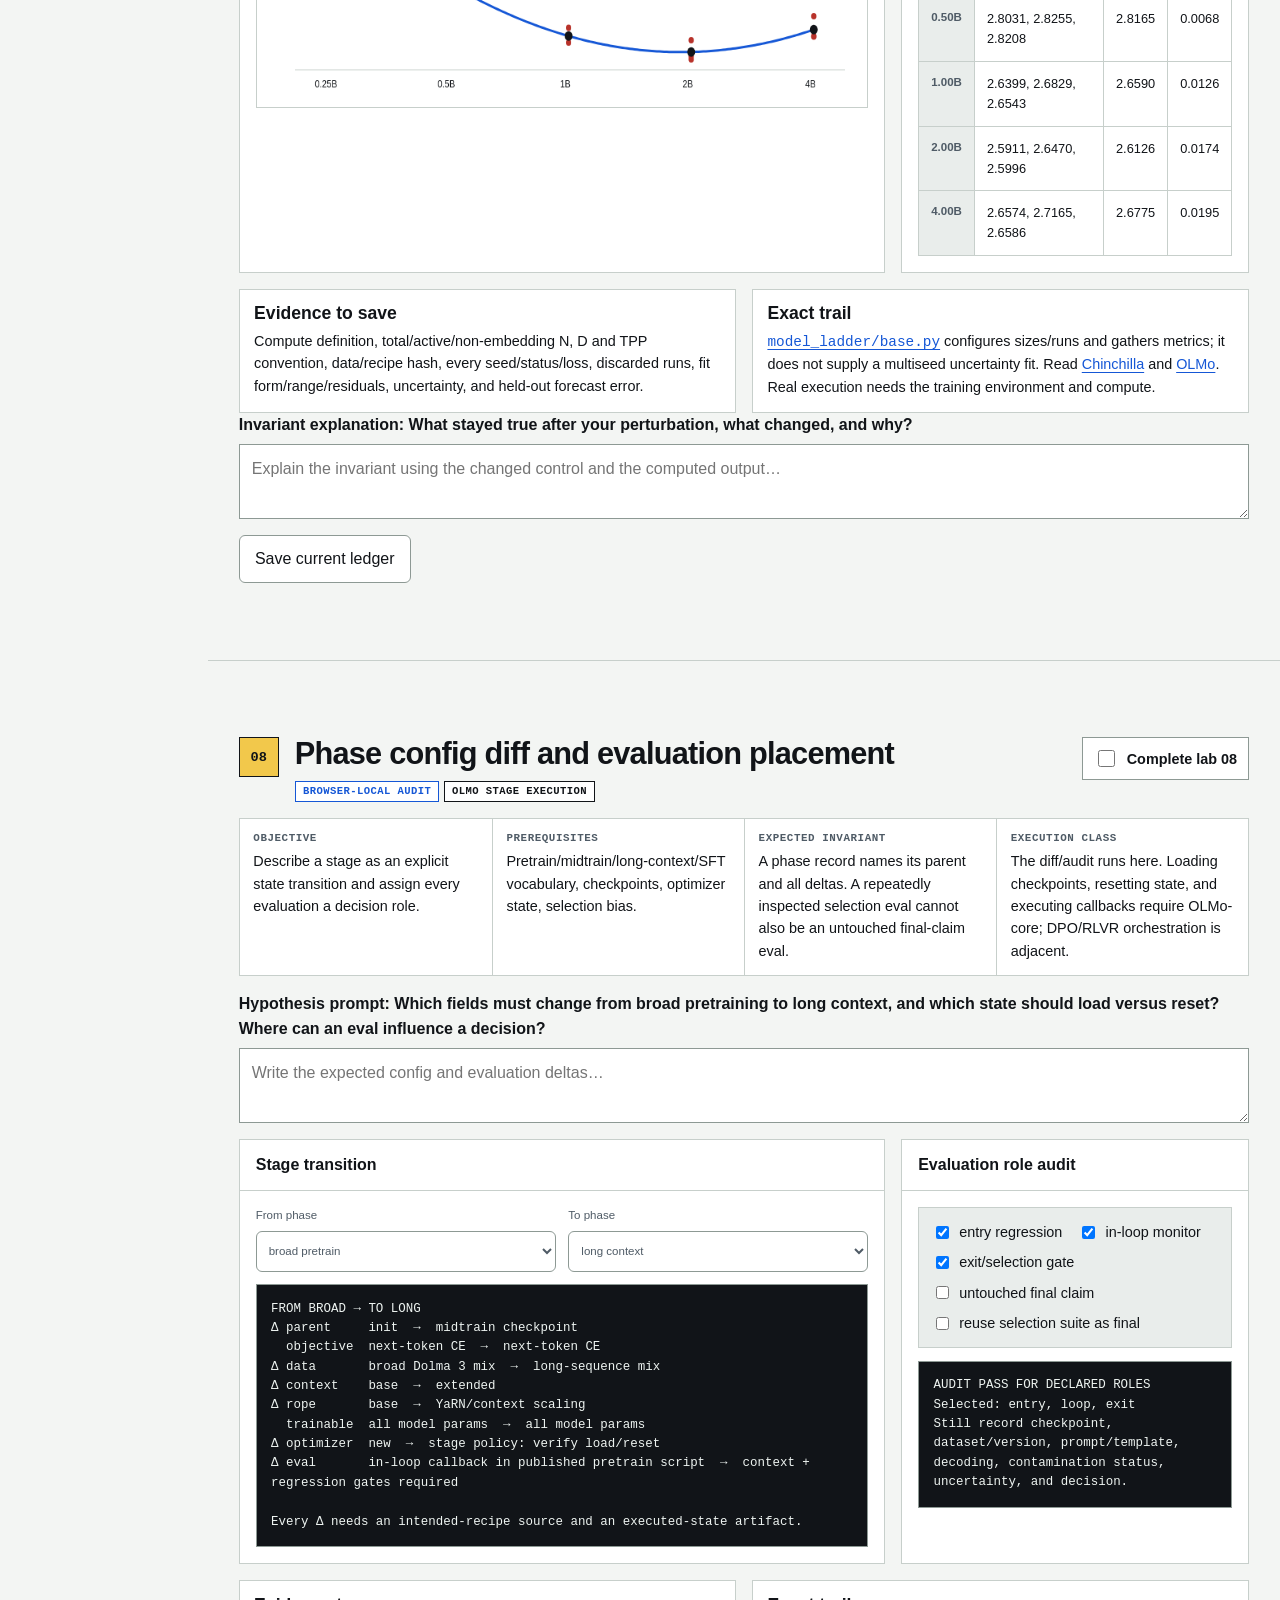
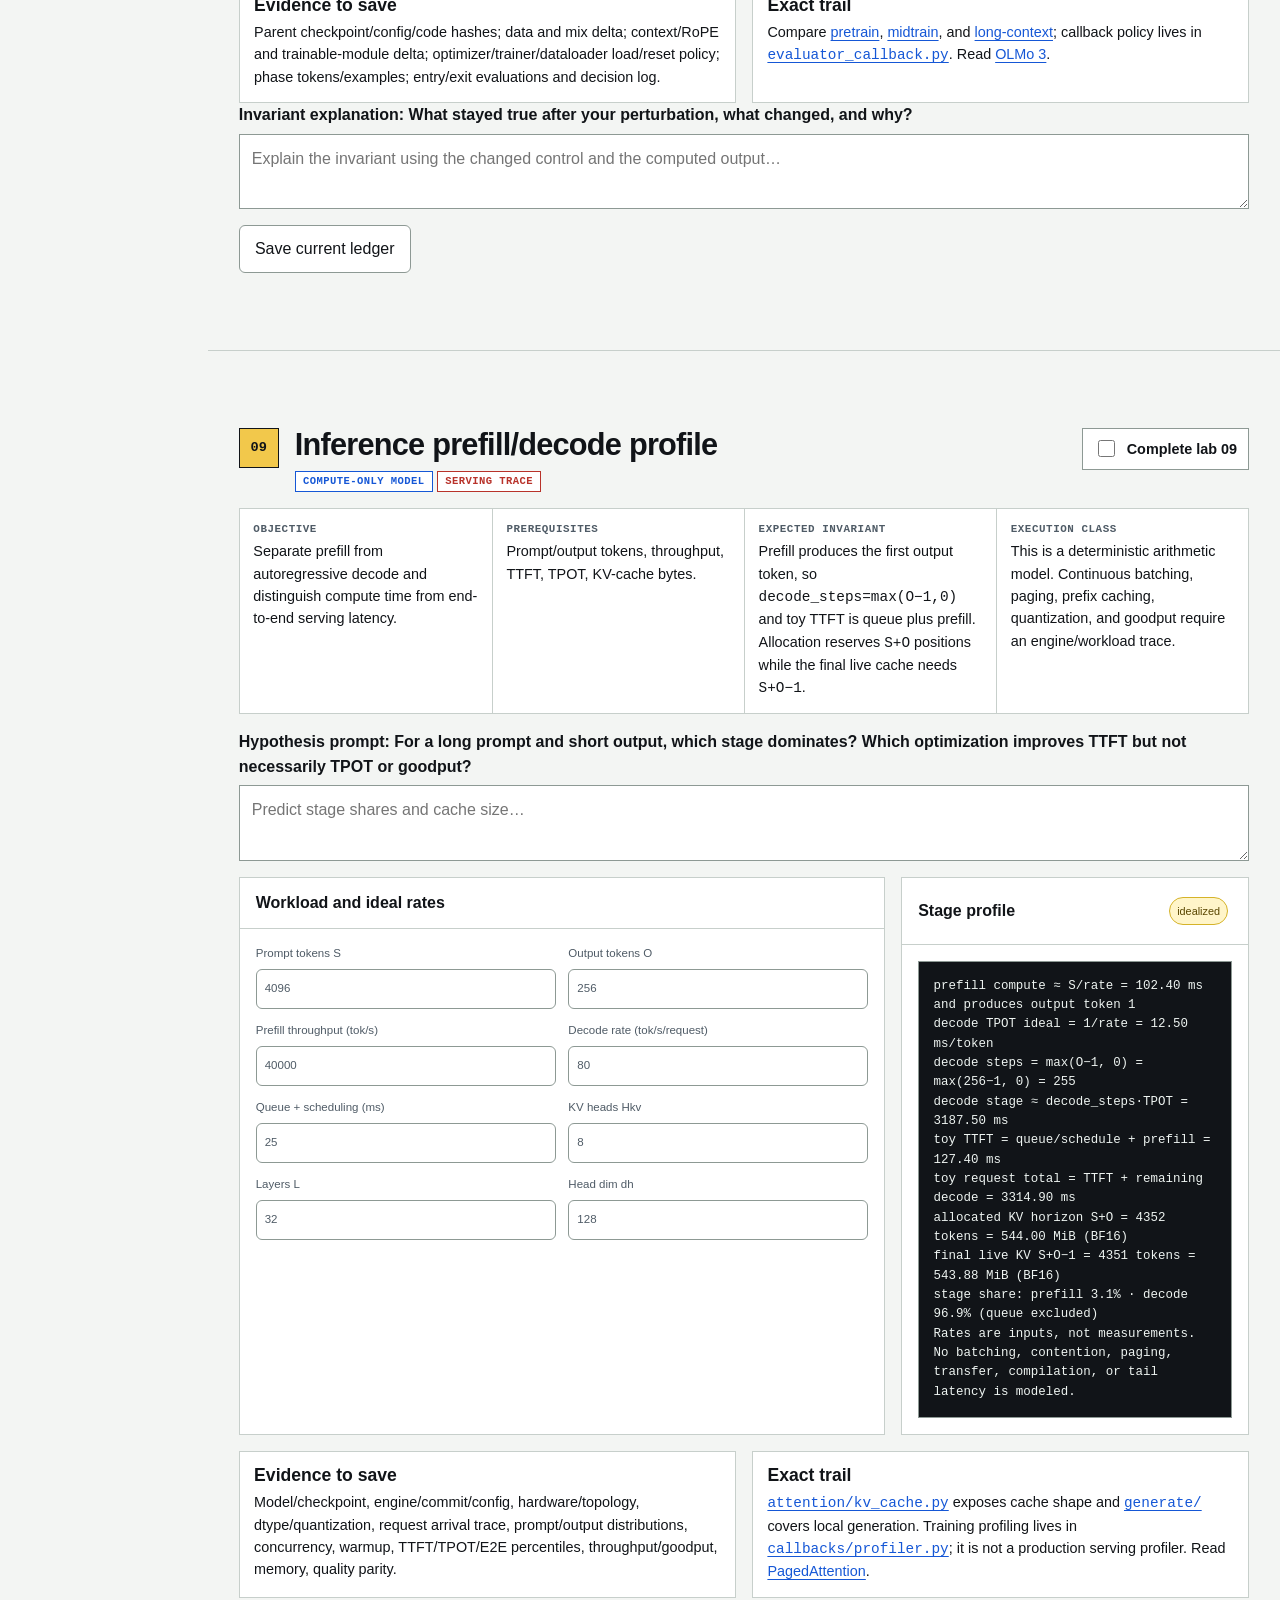
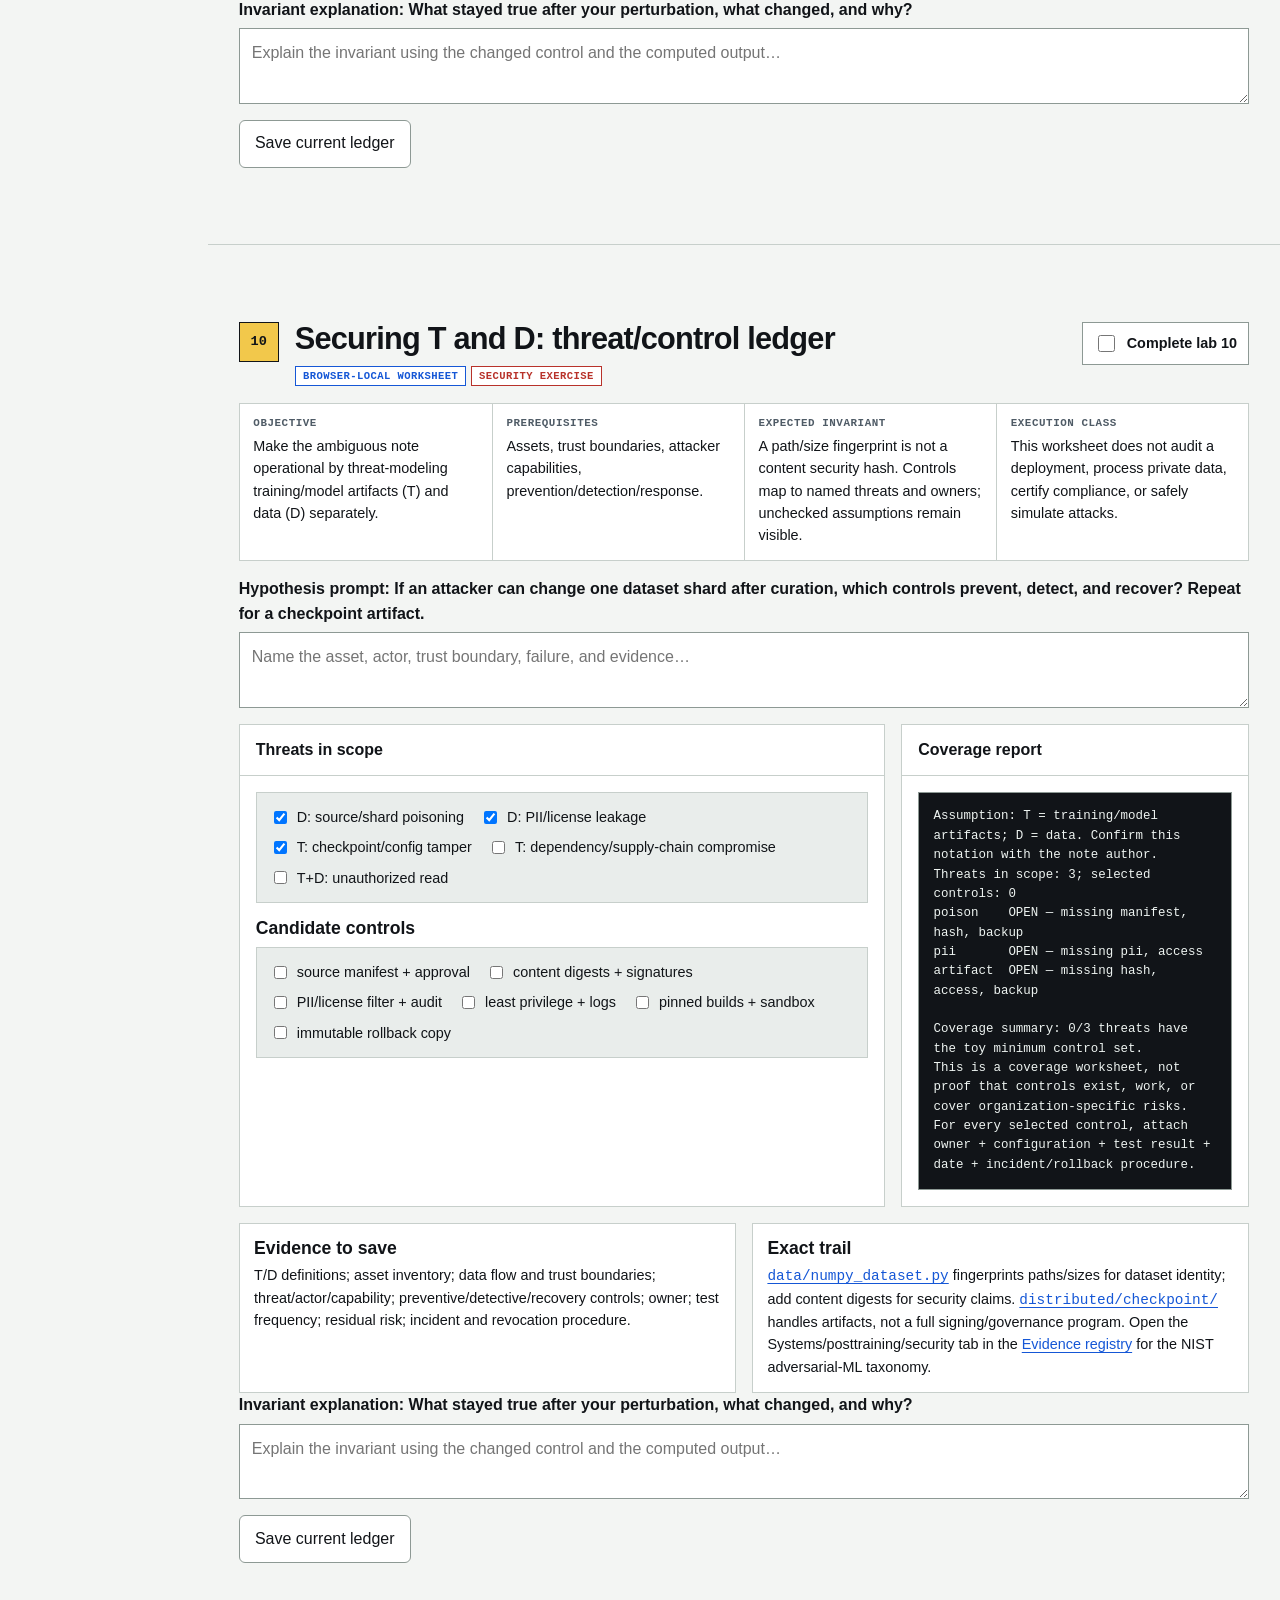
<file: my-knowledge/mlsys-field-guide/labs.html>
<!doctype html>
<html lang="en">
  <head>
    <meta charset="utf-8" />
    <meta name="viewport" content="width=device-width, initial-scale=1" />
    <meta name="description" content="Eleven deterministic, browser-local labs for Transformer math, data, scaling, training phases, inference, security, and RL rollouts." />
    <title>ML Systems Field Guide — Hands-on labs</title>
    <link rel="stylesheet" href="assets/css/site.css" />
    <script src="assets/js/site.js" defer></script>
    <style>
      .labs-progress {
        display: grid;
        grid-template-columns: minmax(0, 1fr) auto;
        gap: 1rem;
        align-items: center;
        padding: 1rem;
        border: 1px solid var(--rule-strong);
        background: var(--surface);
      }

      .labs-progress progress {
        width: 100%;
        height: 0.8rem;
        accent-color: var(--probe);
      }

      .progress-count {
        font: 700 1.45rem/1 var(--font-mono);
      }

      .lab-index {
        margin-top: 1rem;
        overflow-x: auto;
      }

      .lab-index a {
        white-space: nowrap;
      }

      .lab-state {
        display: inline-block;
        min-width: 5.3rem;
        color: var(--muted);
        font: 700 0.72rem/1.2 var(--font-mono);
        text-transform: uppercase;
      }

      .lab-state.is-done {
        color: var(--green);
      }

      .lab-sheet {
        scroll-margin-top: 7rem;
      }

      .lab-heading {
        display: grid;
        grid-template-columns: auto minmax(0, 1fr) auto;
        gap: 1rem;
        align-items: start;
        margin-bottom: 1rem;
      }

      .lab-number {
        display: grid;
        width: 2.5rem;
        height: 2.5rem;
        place-items: center;
        border: 1px solid var(--ink);
        background: var(--amber);
        font: 800 0.85rem/1 var(--font-mono);
      }

      .lab-heading h2 {
        margin-bottom: 0.3rem;
      }

      .completion-control {
        display: inline-flex;
        gap: 0.55rem;
        align-items: center;
        padding: 0.55rem 0.7rem;
        border: 1px solid var(--rule-strong);
        background: var(--surface);
        white-space: nowrap;
        font-size: 0.9rem;
        font-weight: 700;
      }

      .completion-control input {
        width: 1.05rem;
        height: 1.05rem;
        accent-color: var(--green);
      }

      .lab-brief {
        display: grid;
        grid-template-columns: repeat(4, minmax(0, 1fr));
        margin-bottom: 1rem;
        border: 1px solid var(--rule);
        background: var(--surface);
      }

      .lab-brief > div {
        min-width: 0;
        padding: 0.85rem;
      }

      .lab-brief > div + div {
        border-left: 1px solid var(--rule);
      }

      .lab-brief strong {
        display: block;
        margin-bottom: 0.3rem;
        color: var(--muted);
        font: 800 0.68rem/1.2 var(--font-mono);
        letter-spacing: 0.05em;
        text-transform: uppercase;
      }

      .lab-brief p {
        margin: 0;
        font-size: 0.9rem;
      }

      .hypothesis {
        display: grid;
        gap: 0.35rem;
        margin-bottom: 1rem;
        font-weight: 700;
      }

      .hypothesis textarea {
        width: 100%;
        min-height: 4.3rem;
        padding: 0.75rem;
        border: 1px solid var(--rule-strong);
        background: var(--surface);
        resize: vertical;
        font-weight: 400;
      }

      .lab-output {
        min-height: 5rem;
        padding: 0.9rem;
        border: 1px solid var(--rule-strong);
        background: var(--ink);
        color: #eef4f1;
        font: 0.78rem/1.55 var(--font-mono);
        white-space: pre-wrap;
        overflow-wrap: anywhere;
      }

      .lab-output strong {
        color: var(--amber);
      }

      .compact-output {
        min-height: 2.9rem;
      }

      .lab-trail {
        display: grid;
        grid-template-columns: minmax(0, 1fr) minmax(0, 1fr);
        gap: 1rem;
        margin-top: 1rem;
      }

      .lab-trail > div {
        padding: 0.9rem;
        border: 1px solid var(--rule);
        background: var(--surface);
      }

      .lab-trail h3 {
        margin-bottom: 0.35rem;
        font-size: 1.1rem;
      }

      .lab-trail p,
      .lab-trail ul {
        margin-bottom: 0;
        font-size: 0.9rem;
      }

      .lab-actions {
        display: flex;
        flex-wrap: wrap;
        gap: 0.6rem;
        align-items: center;
        margin-top: 1rem;
      }

      .snapshot-status {
        color: var(--muted);
        font-size: 0.9rem;
      }

      .output-table-wrap {
        margin-top: 0.8rem;
        overflow-x: auto;
      }

      .output-table-wrap table {
        width: 100%;
      }

      .inline-checks {
        display: flex;
        flex-wrap: wrap;
        gap: 0.5rem 1rem;
        padding: 0.8rem;
        border: 1px solid var(--rule);
        background: var(--surface-2);
      }

      .inline-checks label {
        display: inline-flex;
        gap: 0.45rem;
        align-items: center;
        font-size: 0.9rem;
      }

      .lab-code {
        padding: 0.9rem;
        border: 1px solid var(--rule);
        background: var(--surface-2);
        font-size: 0.78rem;
      }

      .canvas-frame {
        min-height: 16rem;
        padding: 0.6rem;
        border: 1px solid var(--rule);
        background: var(--surface);
      }

      .canvas-frame canvas {
        display: block;
        width: 100%;
        height: 15rem;
      }

      .capability-tag {
        display: inline-flex;
        align-items: center;
        padding: 0.25rem 0.45rem;
        border: 1px solid var(--rule-strong);
        background: var(--surface);
        font: 700 0.66rem/1 var(--font-mono);
        letter-spacing: 0.04em;
        text-transform: uppercase;
      }

      .capability-tag.browser {
        border-color: var(--probe);
        color: var(--probe);
      }

      .capability-tag.guided {
        border-color: var(--amber-deep);
        color: var(--amber-deep);
      }

      .capability-tag.external {
        border-color: var(--red);
        color: var(--red);
      }

      .diff-list {
        margin: 0;
        padding-left: 1.4rem;
        font: 0.77rem/1.5 var(--font-mono);
      }

      .diff-list .changed {
        color: #ffe386;
      }

      @media (max-width: 980px) {
        .lab-brief {
          grid-template-columns: repeat(2, minmax(0, 1fr));
        }

        .lab-brief > div:nth-child(3) {
          border-left: 0;
        }

        .lab-brief > div:nth-child(n + 3) {
          border-top: 1px solid var(--rule);
        }
      }

      @media (max-width: 620px) {
        .labs-progress,
        .lab-heading,
        .lab-brief,
        .lab-trail {
          grid-template-columns: 1fr;
        }

        .lab-brief > div + div,
        .lab-brief > div:nth-child(3) {
          border-top: 1px solid var(--rule);
          border-left: 0;
        }

        .completion-control {
          justify-self: start;
        }
      }
    </style>
  </head>
  <body>
    <!--
    THESIS: Knowledge becomes operational only when a learner predicts, perturbs, verifies, and saves evidence; refuse passive concept cards and fake “run” buttons.
    OWN-WORLD: Eleven matte lab sheets, a persistent ledger, exact invariants, and explicit execution boundaries in the same pipeline-debugger visual language.
    STORY: Start at shapes and local math, cross data and training decisions, then profile serving, threat-model T and D, and account for online-RL rollouts before a report capstone.
    FIRST VIEWPORT: Progress ledger, execution-boundary legend, and lab index; the learner sees scope and unfinished work before any exercise.
    FORM: Pipeline Debugger task-led hybrid, seed f328a503.
    FINISH: Browser-local outputs are teaching calculations, not model-run evidence; every lab names the artifact needed to make a stronger claim.
    -->
    <a class="skip-link" href="#main">Skip to the lab ledger</a>
    <header class="utility-bar">
      <a class="brand" href="index.html" aria-label="ML Systems Field Guide home"><span class="brand-mark" aria-hidden="true"><i></i><i></i><i></i><i></i><i></i><i></i><i></i><i></i><i></i></span><span class="brand-copy"><strong>ML Systems Field Guide</strong><span>From blue dot to evidence</span></span></a>
      <nav class="primary-nav" data-primary-nav aria-label="Primary navigation"><a href="index.html">Study console</a><a href="notebook.html">Notebook</a><a href="model.html">Model</a><a href="training.html">Training</a><a href="systems.html">Systems</a><a href="labs.html" aria-current="page">Labs</a><a href="report.html">Report</a><a href="sources.html">Evidence</a></nav>
      <div class="utility-actions"><button class="utility-button" type="button" data-print>Print</button><button class="utility-button nav-toggle" type="button" data-nav-toggle aria-expanded="false">Menu</button></div>
    </header>

    <div class="evidence-ribbon" role="note" aria-label="Lab execution boundaries">
      <strong>Execution boundary</strong>
      <span class="capability-tag browser">browser-local math</span>
      <span class="capability-tag guided">guided OLMo check</span>
      <span class="capability-tag external">external system extension</span>
      <span>Nothing on this page trains or serves a model.</span>
    </div>

    <div class="app-shell">
      <aside class="lifecycle-rail" aria-label="Learning lifecycle">
        <p class="rail-heading">Lab path</p>
        <ol class="rail-list">
          <li class="is-complete"><a href="#foundations" aria-current="step"><span class="rail-dot"></span><span class="rail-label"><strong>Foundations</strong><small>shapes · tokens</small></span></a></li>
          <li><a href="#model-labs"><span class="rail-dot"></span><span class="rail-label"><strong>Model</strong><small>activate · rotate · route</small></span></a></li>
          <li><a href="#training-labs"><span class="rail-dot"></span><span class="rail-label"><strong>Train</strong><small>fit · phase · evaluate</small></span></a></li>
          <li><a href="#systems-labs"><span class="rail-dot"></span><span class="rail-label"><strong>Systems</strong><small>profile · secure · roll out</small></span></a></li>
          <li><a href="#capstone"><span class="rail-dot"></span><span class="rail-label"><strong>Release</strong><small>export · report</small></span></a></li>
        </ol>
        <div class="rail-block"><strong>Completion rule</strong><p>Write a hypothesis, perturb at least one control, verify the invariant, save a snapshot, then check complete.</p></div>
      </aside>

      <main class="page-main" id="main">
        <section class="page-lede" aria-labelledby="page-title">
          <div><h1 id="page-title">Turn every blue dot into a falsifiable probe.</h1><p>These exercises run deterministic arithmetic in this browser and preserve your hypotheses, snapshots, and completion ledger locally. The guided checks and external extensions are clearly marked because a browser simulation cannot stand in for an OLMo run, serving trace, attack exercise, or policy rollout.</p></div>
          <div class="lede-controls"><strong>Two valid routes</strong><p><b>Foundation track:</b> lab 01 shapes → lab 06 tokens → labs 02–05 model internals → training and systems. <b>Gap-driven track:</b> select any photographed notebook probe, then return for its prerequisites. Both use Predict → perturb → compute → explain → save.</p><div class="button-row"><a class="button button-primary" href="#lab-shapes">Start foundation track</a><a class="button" href="notebook.html">Start gap-driven track</a></div></div>
        </section>

        <section id="foundations" class="section-band" aria-labelledby="ledger-title">
          <div class="section-heading"><h2 id="ledger-title">Local progress and execution ledger</h2><p>The ledger lives in <code>localStorage</code> for this browser profile. Export it before clearing site data or moving machines; the JSON is learning evidence, not a benchmark result.</p></div>
          <div class="labs-progress">
            <div><label for="lab-progress"><strong>Completed labs</strong></label><progress id="lab-progress" max="11" value="0">0 of 11</progress></div>
            <output class="progress-count" id="lab-progress-count" aria-live="polite">0 / 11</output>
          </div>
          <div class="lab-actions"><button class="button button-primary" id="export-ledger" type="button">Export ledger JSON</button><button class="button" id="reset-ledger" type="button">Reset local ledger</button><span class="snapshot-status" id="ledger-status" role="status"></span></div>
          <div class="lab-index" role="region" aria-label="Lab index" tabindex="0"><table class="evidence-table"><thead><tr><th>Lab</th><th>Domain</th><th>Runnable here</th><th>Required extension</th><th>State</th></tr></thead><tbody>
            <tr><td><a href="#lab-shapes">01 · Shape + parameter ledger</a></td><td>foundations</td><td>tensor/parameter arithmetic</td><td>OLMo unit test for real module parity</td><td><span class="lab-state" data-ledger-state="lab-shapes">not complete</span></td></tr>
            <tr><td><a href="#lab-activations">02 · Activations + fair FFN</a></td><td>model</td><td>curves and equal-param ledger</td><td>kernel/training measurement</td><td><span class="lab-state" data-ledger-state="lab-activations">not complete</span></td></tr>
            <tr><td><a href="#lab-rope">03 · RoPE + 2D coordinates</a></td><td>model</td><td>relative-dot identity</td><td>vision/M-RoPE implementation</td><td><span class="lab-state" data-ledger-state="lab-rope">not complete</span></td></tr>
            <tr><td><a href="#lab-kv">04 · MHA/GQA/MQA cache</a></td><td>model/systems</td><td>shape and byte accounting</td><td>measured engine allocation</td><td><span class="lab-state" data-ledger-state="lab-kv">not complete</span></td></tr>
            <tr><td><a href="#lab-moe">05 · MoE router losses</a></td><td>model</td><td>softmax, routing, losses</td><td>distributed expert run</td><td><span class="lab-state" data-ledger-state="lab-moe">not complete</span></td></tr>
            <tr><td><a href="#lab-tokens">06 · Text to masked batch</a></td><td>data</td><td>toy tokenizer/packer/table</td><td>real corpus/tokenizer pipeline</td><td><span class="lab-state" data-ledger-state="lab-tokens">not complete</span></td></tr>
            <tr><td><a href="#lab-scaling">07 · Scaling point + trials</a></td><td>training</td><td>synthetic fit and uncertainty</td><td>independent training runs</td><td><span class="lab-state" data-ledger-state="lab-scaling">not complete</span></td></tr>
            <tr><td><a href="#lab-phases">08 · Phase diff + eval gates</a></td><td>training</td><td>config diff and role audit</td><td>checkpointed stage execution</td><td><span class="lab-state" data-ledger-state="lab-phases">not complete</span></td></tr>
            <tr><td><a href="#lab-inference">09 · Prefill/decode profile</a></td><td>systems</td><td>compute-only latency model</td><td>serving engine/workload trace</td><td><span class="lab-state" data-ledger-state="lab-inference">not complete</span></td></tr>
            <tr><td><a href="#lab-security">10 · Secure T and D</a></td><td>security</td><td>threat/control ledger</td><td>organization-specific exercise</td><td><span class="lab-state" data-ledger-state="lab-security">not complete</span></td></tr>
            <tr><td><a href="#lab-rl">11 · Online-RL rollout ledger</a></td><td>posttraining</td><td>trajectory accounting</td><td>policy/reward/orchestrator run</td><td><span class="lab-state" data-ledger-state="lab-rl">not complete</span></td></tr>
          </tbody></table></div>
          <div class="caution-box" style="margin-top:1rem"><strong>Scope boundary</strong><p>Labs 01–08 and the arithmetic portions of 09–11 are deterministic browser math. Repository links identify where to inspect or test corresponding OLMo-core behavior. 2D/M-RoPE, production serving, a complete T/D security program, and online RL orchestration are external to this checkout.</p></div>
        </section>

        <section id="lab-shapes" class="section-band lab-sheet" aria-labelledby="lab-shapes-title">
          <div class="lab-heading"><span class="lab-number">01</span><div><h2 id="lab-shapes-title">Transformer shape and parameter ledger</h2><span class="capability-tag browser">browser-local math</span> <span class="capability-tag guided">guided OLMo check</span></div><div class="completion-control"><input id="complete-shapes" type="checkbox" data-lab-complete="lab-shapes" /><label for="complete-shapes">Complete lab 01</label></div></div>
          <div class="lab-brief"><div><strong>Objective</strong><p>Follow <code>[B,S]</code> IDs to logits and account for the largest parameter terms.</p></div><div><strong>Prerequisites</strong><p>Matrix multiplication shapes; vocabulary, model width, heads, and layers.</p></div><div><strong>Expected invariant</strong><p><code>d % Hq = 0</code>; residual-stream shape stays <code>[B,S,d]</code>; tying removes a second <code>V×d</code> matrix.</p></div><div><strong>Execution class</strong><p>The ledger runs here. Real module construction/tests need the Python environment; large runs need accelerators.</p></div></div>
          <label class="hypothesis">Hypothesis prompt: Which term dominates when you double vocabulary, width, or depth—and what changes if embeddings are tied?<textarea id="hyp-shapes" data-hypothesis="lab-shapes" placeholder="Before moving a control, write your prediction…"></textarea></label>
          <div class="workbench-grid">
            <section class="instrument-panel"><div class="panel-toolbar" style="padding:1rem"><h3>Shape inputs</h3></div><div class="panel-body control-grid">
              <label class="control">Batch B <input id="shape-b" type="number" min="1" max="128" value="2" /></label>
              <label class="control">Sequence S <input id="shape-s" type="number" min="1" max="131072" value="128" /></label>
              <label class="control">Vocabulary V <input id="shape-v" type="number" min="16" value="32000" step="128" /></label>
              <label class="control">Model width d <input id="shape-d" type="number" min="8" value="512" step="8" /></label>
              <label class="control">Query heads Hq <input id="shape-h" type="number" min="1" value="8" /></label>
              <label class="control">Layers L <input id="shape-l" type="number" min="1" value="8" /></label>
              <label class="control">Gated FFN hidden h<sub>ff</sub> <input id="shape-ff" type="number" min="8" value="1365" step="1" /></label>
              <label class="control">Word embeddings <select id="shape-tied"><option value="tied">tied to LM head</option><option value="untied">untied</option></select></label>
            </div></section>
            <section class="instrument-panel"><div class="panel-toolbar" style="padding:1rem"><h3>Computed ledger</h3><span class="source-chip is-caution">biases omitted</span></div><div class="panel-body"><div class="lab-output" id="shape-output" role="region" aria-label="Computed shape and parameter ledger"></div></div></section>
          </div>
          <div class="lab-trail"><div><h3>Evidence to save</h3><p>Input tuple; every boundary shape; per-layer attention/FFN terms; embedding/LM-head policy; invalid divisibility cases; written explanation of the dominant term.</p></div><div><h3>Exact trail</h3><p><a href="../../src/olmo_core/nn/transformer/model.py"><code>nn/transformer/model.py</code></a> owns embedding, blocks, final norm, and LM head; <a href="../../src/olmo_core/nn/transformer/config.py"><code>transformer/config.py</code></a> builds the architecture. Read <a href="papers/attention-is-all-you-need.pdf">Attention Is All You Need</a>. Guided parity: <code>pytest -v src/test/nn/transformer/model_test.py</code>.</p></div></div>
          <div class="lab-actions"><button class="button" type="button" data-save-snapshot="lab-shapes" data-output="#shape-output">Save current ledger</button><span class="snapshot-status" data-snapshot-status="lab-shapes" role="status"></span></div>
        </section>

        <div id="model-labs" aria-hidden="true"></div>
        <section id="lab-activations" class="section-band lab-sheet" aria-labelledby="lab-activations-title">
          <div class="lab-heading"><span class="lab-number">02</span><div><h2 id="lab-activations-title">Activation curves and equal-parameter FFNs</h2><span class="capability-tag browser">browser-local math</span> <span class="capability-tag guided">measurement extension</span></div><div class="completion-control"><input id="complete-activations" type="checkbox" data-lab-complete="lab-activations" /><label for="complete-activations">Complete lab 02</label></div></div>
          <div class="lab-brief"><div><strong>Objective</strong><p>Compare ReLU, GELU, and SiLU numerically, then compare a plain FFN with gated SwiGLU at equal leading-order parameter count.</p></div><div><strong>Prerequisites</strong><p>Elementwise functions and two/three linear projections.</p></div><div><strong>Expected invariant</strong><p>Plain FFN ≈ <code>2dh</code>; gated FFN ≈ <code>3dhg</code>; fair width uses <code>hg≈2h/3</code>. SwiGLU is a gated block, not a scalar activation curve.</p></div><div><strong>Execution class</strong><p>Curves and counts run here. Throughput and quality claims require matched training and kernel measurements.</p></div></div>
          <label class="hypothesis">Hypothesis prompt: Near x=−1 and x=0, how will the three scalar activations differ? Why might gating be worth a third projection?<textarea id="hyp-activations" data-hypothesis="lab-activations" placeholder="Write the sign, smoothness, and parameter prediction…"></textarea></label>
          <div class="workbench-grid"><section class="instrument-panel"><div class="panel-toolbar" style="padding:1rem"><h3>Curve probe</h3></div><div class="panel-body"><div class="control-grid">
            <label class="control">Probe x <input id="act-x" type="range" min="-5" max="5" value="-1" step="0.05" /><span id="act-x-out">−1.00</span></label>
            <label class="control">Model width d <input id="act-d" type="number" min="8" value="512" step="8" /></label>
            <label class="control">Plain hidden h <input id="act-h" type="number" min="8" value="2048" step="8" /></label>
          </div><div class="canvas-frame"><canvas id="activation-canvas" width="900" height="300" role="img" aria-label="ReLU, GELU, and SiLU curves from negative five to five"></canvas></div></div></section>
          <section class="instrument-panel"><div class="panel-toolbar" style="padding:1rem"><h3>Fair-comparison readout</h3></div><div class="panel-body"><div class="lab-output" id="activation-output" role="region" aria-label="Activation and parameter comparison readout"></div><div class="caution-box" style="margin-top:0.8rem"><strong>Motivation is a hypothesis, not proof</strong><p>Smooth nonzero negative outputs and multiplicative gating may improve optimization/expressivity. Only matched architecture, data, compute, and repeated trials can establish a model-quality advantage.</p></div></div></section></div>
          <div class="lab-trail"><div><h3>Evidence to save</h3><p>Probe values at −1, 0, and 1; screenshot or numeric curve sample; plain/gated hidden widths and exact counts; matched-run requirements.</p></div><div><h3>Exact trail</h3><p><a href="../../src/olmo_core/nn/feed_forward.py"><code>nn/feed_forward.py</code></a> implements the gated OLMo FFN; OLMo config choices are <code>silu</code> or <code>gelu_tanh</code>. Read <a href="papers/glu-variants.pdf">GLU Variants Improve Transformer</a> and <a href="papers/llama-2.pdf">Llama 2</a>. Guided extension: benchmark the built module; do not compare unmatched hidden widths.</p></div></div>
          <div class="lab-actions"><button class="button" type="button" data-save-snapshot="lab-activations" data-output="#activation-output">Save current ledger</button><span class="snapshot-status" data-snapshot-status="lab-activations" role="status"></span></div>
        </section>

        <section id="lab-rope" class="section-band lab-sheet" aria-labelledby="lab-rope-title">
          <div class="lab-heading"><span class="lab-number">03</span><div><h2 id="lab-rope-title">RoPE relative-dot verification and 2D coordinates</h2><span class="capability-tag browser">browser-local math</span> <span class="capability-tag external">2D/M-RoPE extension</span></div><div class="completion-control"><input id="complete-rope" type="checkbox" data-lab-complete="lab-rope" /><label for="complete-rope">Complete lab 03</label></div></div>
          <div class="lab-brief"><div><strong>Objective</strong><p>Numerically verify <code>(R(m)q)ᵀ(R(n)k)=qᵀR(n−m)k</code> and allocate separate row/column rotations.</p></div><div><strong>Prerequisites</strong><p>2×2 rotation matrices, dot products, and token coordinates.</p></div><div><strong>Expected invariant</strong><p>The two 1D dots match within floating-point error. Image 2D axes encode spatial displacement; they are not “the two numbers inside one RoPE pair.”</p></div><div><strong>Execution class</strong><p>The identity runs here. OLMo-core has text RoPE; this checkout does not implement spatial 2D or multimodal M-RoPE.</p></div></div>
          <label class="hypothesis">Hypothesis prompt: If both token positions shift by +100, what happens to the attention dot? What information is lost if a flattened image uses only one index?<textarea id="hyp-rope" data-hypothesis="lab-rope" placeholder="Predict before changing m, n, row, or column…"></textarea></label>
          <div class="workbench-grid"><section class="instrument-panel"><div class="panel-toolbar" style="padding:1rem"><h3>1D relative-position probe</h3></div><div class="panel-body control-grid">
            <label class="control">Query position m <input id="rope-m" type="number" value="3" step="1" /></label><label class="control">Key position n <input id="rope-n" type="number" value="8" step="1" /></label><label class="control">Frequency θ (radians/step) <input id="rope-theta" type="range" min="0.01" max="1" value="0.35" step="0.01" /><span id="rope-theta-out">0.35</span></label><label class="control">Shift both positions <input id="rope-shift" type="number" value="0" step="1" /></label>
            <div class="lab-output" id="rope-output" role="region" aria-label="RoPE relative-position verification" style="grid-column:1/-1"></div>
          </div></section><section class="instrument-panel"><div class="panel-toolbar" style="padding:1rem"><h3>2D coordinate allocation</h3><span class="source-chip is-caution">conceptual extension</span></div><div class="panel-body control-grid">
            <label class="control">Query patch row <input id="rope-r1" type="number" value="2" /></label><label class="control">Query patch column <input id="rope-c1" type="number" value="1" /></label><label class="control">Key patch row <input id="rope-r2" type="number" value="5" /></label><label class="control">Key patch column <input id="rope-c2" type="number" value="4" /></label><div class="lab-output" id="rope-2d-output" role="region" aria-label="Two-dimensional RoPE coordinate readout" style="grid-column:1/-1"></div>
          </div></section></div>
          <div class="lab-trail"><div><h3>Evidence to save</h3><p>m, n, θ, common shift, both computed dots, absolute error, 2D displacement, and a sentence distinguishing feature pairs from spatial axes.</p></div><div><h3>Exact trail</h3><p><a href="../../src/olmo_core/nn/rope.py"><code>nn/rope.py</code></a> implements text RoPE and context scaling variants; parity tests are in <a href="../../src/test/nn/rope_test.py"><code>rope_test.py</code></a>. Read <a href="papers/roformer.pdf">RoFormer</a>, <a href="papers/yarn.pdf">YaRN</a>, and <a href="papers/qwen2-vl.pdf">Qwen2-VL</a>. Vision/M-RoPE is external here.</p></div></div>
          <div class="lab-actions"><button class="button" type="button" data-save-snapshot="lab-rope" data-output="#rope-output, #rope-2d-output">Save current ledger</button><span class="snapshot-status" data-snapshot-status="lab-rope" role="status"></span></div>
        </section>

        <section id="lab-kv" class="section-band lab-sheet" aria-labelledby="lab-kv-title">
          <div class="lab-heading"><span class="lab-number">04</span><div><h2 id="lab-kv-title">MHA, GQA, and MQA KV-cache calculator</h2><span class="capability-tag browser">browser-local math</span> <span class="capability-tag guided">engine measurement</span></div><div class="completion-control"><input id="complete-kv" type="checkbox" data-lab-complete="lab-kv" /><label for="complete-kv">Complete lab 04</label></div></div>
          <div class="lab-brief"><div><strong>Objective</strong><p>Relate query/KV head topology to cached bytes per request.</p></div><div><strong>Prerequisites</strong><p>Q/K/V shapes, head dimension, bytes per scalar.</p></div><div><strong>Expected invariant</strong><p><code>Hq % Hkv = 0</code>; cache bytes = <code>2·B·L·S·Hkv·dh·bytes</code>. Changing Hkv changes cache, not the number of query heads.</p></div><div><strong>Execution class</strong><p>Ideal tensor bytes run here. Allocator blocks, paging, fragmentation, quantization, and prefix sharing require an engine trace.</p></div></div>
          <label class="hypothesis">Hypothesis prompt: At fixed Hq, how much cache does GQA Hkv=8 save versus MHA Hkv=32? What quality or kernel trade-offs are not represented?<textarea id="hyp-kv" data-hypothesis="lab-kv" placeholder="Write the expected ratio before calculating…"></textarea></label>
          <div class="workbench-grid"><section class="instrument-panel"><div class="panel-toolbar" style="padding:1rem"><h3>Topology and workload</h3></div><div class="panel-body control-grid">
            <label class="control">Query heads Hq <input id="kv-hq" type="number" min="1" value="32" /></label><label class="control">KV heads Hkv <input id="kv-hkv" type="number" min="1" value="8" /></label><label class="control">Head dimension dh <input id="kv-dh" type="number" min="1" value="128" /></label><label class="control">Layers L <input id="kv-layers" type="number" min="1" value="32" /></label><label class="control">Cached sequence S <input id="kv-seq" type="number" min="1" value="4096" /></label><label class="control">Batch B <input id="kv-batch" type="number" min="1" value="1" /></label><label class="control">Scalar storage <select id="kv-bytes"><option value="2">2 bytes (BF16/FP16)</option><option value="1">1 byte (quantized ideal)</option><option value="4">4 bytes (FP32)</option></select></label>
          </div></section><section class="instrument-panel"><div class="panel-toolbar" style="padding:1rem"><h3>Cache readout</h3></div><div class="panel-body"><div class="lab-output" id="kv-output" role="region" aria-label="KV-cache calculation readout"></div></div></section></div>
          <div class="lab-trail"><div><h3>Evidence to save</h3><p>Hq/Hkv/dh/L/S/B/dtype, topology label, ideal bytes, MHA baseline, savings ratio, and engine-specific measured allocated/resident bytes.</p></div><div><h3>Exact trail</h3><p><a href="../../src/olmo_core/nn/attention/__init__.py"><code>nn/attention/__init__.py</code></a> defines query and KV projections; <a href="../../src/olmo_core/nn/attention/kv_cache.py"><code>attention/kv_cache.py</code></a> stores <code>(B,S,Hkv,dh)</code> K and V. Read <a href="papers/grouped-query-attention.pdf">GQA</a> and <a href="papers/pagedattention-vllm.pdf">PagedAttention</a>.</p></div></div>
          <div class="lab-actions"><button class="button" type="button" data-save-snapshot="lab-kv" data-output="#kv-output">Save current ledger</button><span class="snapshot-status" data-snapshot-status="lab-kv" role="status"></span></div>
        </section>

        <section id="lab-moe" class="section-band lab-sheet" aria-labelledby="lab-moe-title">
          <div class="lab-heading"><span class="lab-number">05</span><div><h2 id="lab-moe-title">MoE routing, collapse, balancing, and z-loss</h2><span class="capability-tag browser">browser-local math</span> <span class="capability-tag guided">distributed extension</span></div><div class="completion-control"><input id="complete-moe" type="checkbox" data-lab-complete="lab-moe" /><label for="complete-moe">Complete lab 05</label></div></div>
          <div class="lab-brief"><div><strong>Objective</strong><p>Route four tokens, compute expert fractions/probabilities, verify load-balance and router z-loss, then induce and counter collapse.</p></div><div><strong>Prerequisites</strong><p>Softmax, top-1 selection, frequency vectors, log-sum-exp.</p></div><div><strong>Expected invariant</strong><p>The toy selects top-1 from <code>p + bias</code> but keeps the original <code>p</code> as the routed weight and in <code>Lbal=NΣe fₑPₑ</code>. <code>Lz=mean(logsumexp(logits)²)</code> separately limits raw-logit scale.</p></div><div><strong>Execution class</strong><p>Single-batch math runs here. Capacity drops, all-to-all, expert parallelism, gradients, and convergence need an OLMo run.</p></div></div>
          <label class="hypothesis">Hypothesis prompt: Which metric moves first as E0 receives a positive logit offset? Can a selection bias rebalance assignments without shrinking raw logits?<textarea id="hyp-moe" data-hypothesis="lab-moe" placeholder="Predict f, P, Lbal, and Lz before adding collapse…"></textarea></label>
          <div class="workbench-grid"><section class="instrument-panel"><div class="panel-toolbar" style="padding:1rem"><h3>Router controls</h3><span class="source-chip is-caution">top-1 toy batch</span></div><div class="panel-body control-grid">
            <label class="control">Collapse offset on E0 <input id="moe-collapse" type="range" min="0" max="6" value="0" step="0.1" /><span id="moe-collapse-out">0.0</span></label><label class="control">Assignment bias away from E0 <input id="moe-bias" type="range" min="0" max="4" value="0" step="0.1" /><span id="moe-bias-out">0.0</span></label><label class="control">Auxiliary loss weight α <input id="moe-alpha" type="number" min="0" max="1" value="0.01" step="0.001" /></label><label class="control">Router z weight β <input id="moe-beta" type="number" min="0" max="1" value="0.001" step="0.001" /></label>
          </div><div class="output-table-wrap" id="moe-table-wrap"></div></section><section class="instrument-panel"><div class="panel-toolbar" style="padding:1rem"><h3>Loss verification</h3></div><div class="panel-body"><div class="lab-output" id="moe-output" role="region" aria-label="MoE routing and auxiliary-loss verification"></div><div class="caution-box" style="margin-top:0.8rem"><strong>DeepSeek-V3 nuance</strong><p>Its main device-level balancing uses an auxiliary-loss-free selection bias, yet it retains a tiny sequence-wise auxiliary loss. “Aux-loss-free” does not mean no routing controls or no auxiliary term anywhere.</p></div></div></section></div>
          <div class="lab-trail"><div><h3>Evidence to save</h3><p>Raw logits, selection bias, probabilities, chosen experts, f and P vectors, unscaled/scaled Lbal and Lz, capacity/drop policy, and expert-parallel topology.</p></div><div><h3>Exact trail</h3><p><a href="../../src/olmo_core/nn/moe/router.py"><code>nn/moe/router.py</code></a> routes and can apply load-balancing bias; <a href="../../src/olmo_core/nn/moe/loss.py"><code>nn/moe/loss.py</code></a> defines both losses. Guided parity: <code>pytest -v src/test/nn/moe/router_test.py</code>. Read <a href="papers/switch-transformer.pdf">Switch Transformer</a>, <a href="papers/deepseek-moe.pdf">DeepSeekMoE</a>, and <a href="papers/deepseek-v3.pdf">DeepSeek-V3</a>.</p></div></div>
          <div class="lab-actions"><button class="button" type="button" data-save-snapshot="lab-moe" data-output="#moe-output">Save current ledger</button><span class="snapshot-status" data-snapshot-status="lab-moe" role="status"></span></div>
        </section>

        <section id="lab-tokens" class="section-band lab-sheet" aria-labelledby="lab-tokens-title">
          <div class="lab-heading"><span class="lab-number">06</span><div><h2 id="lab-tokens-title">Raw toy text → IDs → pack/mask → embedding lookup</h2><span class="capability-tag browser">browser-local toy pipeline</span> <span class="capability-tag external">real curation/tokenizer</span></div><div class="completion-control"><input id="complete-tokens" type="checkbox" data-lab-complete="lab-tokens" /><label for="complete-tokens">Complete lab 06</label></div></div>
          <div class="lab-brief"><div><strong>Objective</strong><p>Keep discrete tokenization separate from a trainable embedding lookup and from positional encoding.</p></div><div><strong>Prerequisites</strong><p>Vocabulary tables, padding, loss masks, matrix row lookup.</p></div><div><strong>Expected invariant</strong><p>Tokenizer emits integer IDs; packing emits IDs plus masks; <code>E[input_ids]</code> emits vectors. Pad labels are ignored and do not bear next-token loss.</p></div><div><strong>Execution class</strong><p>A fixed toy vocabulary/table runs here. Raw-crawl curation, tokenizer training, real manifests, and learned weights are external artifacts.</p></div></div>
          <label class="hypothesis">Hypothesis prompt: Which stages change if “rope” is unseen? Does the tokenizer know the embedding values? Which positions should bear loss after padding?<textarea id="hyp-tokens" data-hypothesis="lab-tokens" placeholder="Predict tokens, IDs, masks, and output shape…"></textarea></label>
          <div class="workbench-grid"><section class="instrument-panel"><div class="panel-toolbar" style="padding:1rem"><h3>Toy record and packer</h3></div><div class="panel-body control-grid">
            <label class="control" style="grid-column:1/-1">Raw text <input id="token-text" type="text" value="Blue dot learns rope." /></label><label class="control">Packed length S <input id="token-length" type="number" min="2" max="16" value="8" /></label><label class="control">Embedding width d <input id="token-d" type="number" min="2" max="8" value="4" /></label>
            <div class="lab-code" style="grid-column:1/-1"><strong>Fixed vocabulary</strong><br /><code>&lt;pad&gt;:0 · &lt;unk&gt;:1 · blue:2 · dot:3 · learns:4 · rope:5 · attention:6 · systems:7 · .:8</code></div>
          </div></section><section class="instrument-panel"><div class="panel-toolbar" style="padding:1rem"><h3>Boundary trace</h3></div><div class="panel-body"><div class="lab-output" id="token-output" role="region" aria-label="Tokenization, packing, masking, and embedding trace"></div></div></section></div>
          <div class="lab-trail"><div><h3>Evidence to save</h3><p>Raw record/source ID, tokenizer name/hash and normalization, tokens, IDs, special IDs, truncation, pack length, attention/loss masks, label shift, embedding checkpoint/hash and output shape.</p></div><div><h3>Exact trail</h3><p><a href="../../src/olmo_core/data/tokenizer.py"><code>data/tokenizer.py</code></a> stores tokenizer metadata; <a href="../../src/olmo_core/data/composable/packing_instance_source.py"><code>packing_instance_source.py</code></a> packs instances; <a href="../../src/olmo_core/nn/transformer/model.py"><code>transformer/model.py</code></a> owns <code>nn.Embedding</code>. Guided packing check: <code>pytest -v src/test/data/composable/packing_instance_source_test.py</code>. Raw curation trail: <a href="papers/dolma.pdf">Dolma</a>.</p></div></div>
          <div class="lab-actions"><button class="button" type="button" data-save-snapshot="lab-tokens" data-output="#token-output">Save current ledger</button><span class="snapshot-status" data-snapshot-status="lab-tokens" role="status"></span></div>
        </section>

        <div id="training-labs" aria-hidden="true"></div>
        <section id="lab-scaling" class="section-band lab-sheet" aria-labelledby="lab-scaling-title">
          <div class="lab-heading"><span class="lab-number">07</span><div><h2 id="lab-scaling-title">Scaling point, repeated trials, fit, and uncertainty</h2><span class="capability-tag browser">synthetic browser fit</span> <span class="capability-tag external">training trials</span></div><div class="completion-control"><input id="complete-scaling" type="checkbox" data-lab-complete="lab-scaling" /><label for="complete-scaling">Complete lab 07</label></div></div>
          <div class="lab-brief"><div><strong>Objective</strong><p>Make every scaling dot a set of trials, fit an optimum, and expose uncertainty rather than selecting one lucky run.</p></div><div><strong>Prerequisites</strong><p>Means, sample standard error, log model size, quadratic least squares.</p></div><div><strong>Expected invariant</strong><p>One trial has undefined sample SE; repeated trials preserve individual rows. A fitted optimum is a prediction with a valid range, not an executed model.</p></div><div><strong>Execution class</strong><p>All losses are deterministic synthetic teaching data. Real points require independent runs, immutable logs, and a held-out prediction scale.</p></div></div>
          <label class="hypothesis">Hypothesis prompt: How should the fitted optimum and error bars respond to compute budget, trial count, and noise? Which choices must stay fixed across points?<textarea id="hyp-scaling" data-hypothesis="lab-scaling" placeholder="Predict the direction, then move one control…"></textarea></label>
          <div class="workbench-grid"><section class="instrument-panel"><div class="panel-toolbar" style="padding:1rem"><h3>Synthetic IsoFLOP sweep</h3><span class="source-chip is-caution">not empirical</span></div><div class="panel-body control-grid">
            <label class="control">Compute budget log₁₀ FLOPs <input id="scale-c" type="range" min="19" max="23" value="21" step="0.25" /><span id="scale-c-out">21.00</span></label><label class="control">Trials per point <input id="scale-trials" type="range" min="1" max="5" value="3" step="1" /><span id="scale-trials-out">3</span></label><label class="control">Synthetic noise amplitude <input id="scale-noise" type="range" min="0" max="0.1" value="0.03" step="0.005" /><span id="scale-noise-out">0.030</span></label>
            <div class="canvas-frame" style="grid-column:1/-1"><canvas id="scaling-canvas" width="900" height="300" role="img" aria-label="Synthetic validation losses with repeated trials, means, and quadratic fit"></canvas></div>
          </div></section><section class="instrument-panel"><div class="panel-toolbar" style="padding:1rem"><h3>Fit and trial ledger</h3></div><div class="panel-body"><div class="lab-output compact-output" id="scaling-output" role="region" aria-label="Scaling fit and trial ledger"></div><div class="output-table-wrap" id="scaling-table-wrap"></div></div></section></div>
          <div class="lab-trail"><div><h3>Evidence to save</h3><p>Compute definition, total/active/non-embedding N, D and TPP convention, data/recipe hash, every seed/status/loss, discarded runs, fit form/range/residuals, uncertainty, and held-out forecast error.</p></div><div><h3>Exact trail</h3><p><a href="../../src/olmo_core/model_ladder/base.py"><code>model_ladder/base.py</code></a> configures sizes/runs and gathers metrics; it does not supply a multiseed uncertainty fit. Read <a href="papers/chinchilla.pdf">Chinchilla</a> and <a href="papers/olmo.pdf">OLMo</a>. Real execution needs the training environment and compute.</p></div></div>
          <div class="lab-actions"><button class="button" type="button" data-save-snapshot="lab-scaling" data-output="#scaling-output">Save current ledger</button><span class="snapshot-status" data-snapshot-status="lab-scaling" role="status"></span></div>
        </section>

        <section id="lab-phases" class="section-band lab-sheet" aria-labelledby="lab-phases-title">
          <div class="lab-heading"><span class="lab-number">08</span><div><h2 id="lab-phases-title">Phase config diff and evaluation placement</h2><span class="capability-tag browser">browser-local audit</span> <span class="capability-tag guided">OLMo stage execution</span></div><div class="completion-control"><input id="complete-phases" type="checkbox" data-lab-complete="lab-phases" /><label for="complete-phases">Complete lab 08</label></div></div>
          <div class="lab-brief"><div><strong>Objective</strong><p>Describe a stage as an explicit state transition and assign every evaluation a decision role.</p></div><div><strong>Prerequisites</strong><p>Pretrain/midtrain/long-context/SFT vocabulary, checkpoints, optimizer state, selection bias.</p></div><div><strong>Expected invariant</strong><p>A phase record names its parent and all deltas. A repeatedly inspected selection eval cannot also be an untouched final-claim eval.</p></div><div><strong>Execution class</strong><p>The diff/audit runs here. Loading checkpoints, resetting state, and executing callbacks require OLMo-core; DPO/RLVR orchestration is adjacent.</p></div></div>
          <label class="hypothesis">Hypothesis prompt: Which fields must change from broad pretraining to long context, and which state should load versus reset? Where can an eval influence a decision?<textarea id="hyp-phases" data-hypothesis="lab-phases" placeholder="Write the expected config and evaluation deltas…"></textarea></label>
          <div class="workbench-grid"><section class="instrument-panel"><div class="panel-toolbar" style="padding:1rem"><h3>Stage transition</h3></div><div class="panel-body control-grid">
            <label class="control">From phase <select id="phase-from"><option value="broad">broad pretrain</option><option value="mid">midtrain</option><option value="long">long context</option><option value="sft">SFT</option></select></label><label class="control">To phase <select id="phase-to"><option value="mid">midtrain</option><option value="long" selected>long context</option><option value="sft">SFT</option><option value="broad">broad pretrain</option></select></label><div class="lab-output" id="phase-output" role="region" aria-label="Training phase configuration difference" style="grid-column:1/-1"></div>
          </div></section><section class="instrument-panel"><div class="panel-toolbar" style="padding:1rem"><h3>Evaluation role audit</h3></div><div class="panel-body"><div class="inline-checks" id="phase-evals"><label><input type="checkbox" value="entry" checked /> entry regression</label><label><input type="checkbox" value="loop" checked /> in-loop monitor</label><label><input type="checkbox" value="exit" checked /> exit/selection gate</label><label><input type="checkbox" value="final" /> untouched final claim</label><label><input type="checkbox" value="reuse" /> reuse selection suite as final</label></div><div class="lab-output compact-output" id="phase-eval-output" role="region" aria-label="Evaluation-role audit result" style="margin-top:0.8rem"></div></div></section></div>
          <div class="lab-trail"><div><h3>Evidence to save</h3><p>Parent checkpoint/config/code hashes; data and mix delta; context/RoPE and trainable-module delta; optimizer/trainer/dataloader load/reset policy; phase tokens/examples; entry/exit evaluations and decision log.</p></div><div><h3>Exact trail</h3><p>Compare <a href="../../src/scripts/official/OLMo3/OLMo-3-1025-7B-pretrain-1.py">pretrain</a>, <a href="../../src/scripts/official/OLMo3/OLMo-3-1025-7B-midtrain.py">midtrain</a>, and <a href="../../src/scripts/official/OLMo3/OLMo-3-1025-7B-long-context.py">long-context</a>; callback policy lives in <a href="../../src/olmo_core/train/callbacks/evaluator_callback.py"><code>evaluator_callback.py</code></a>. Read <a href="papers/olmo-3.pdf">OLMo 3</a>.</p></div></div>
          <div class="lab-actions"><button class="button" type="button" data-save-snapshot="lab-phases" data-output="#phase-output, #phase-eval-output">Save current ledger</button><span class="snapshot-status" data-snapshot-status="lab-phases" role="status"></span></div>
        </section>

        <div id="systems-labs" aria-hidden="true"></div>
        <section id="lab-inference" class="section-band lab-sheet" aria-labelledby="lab-inference-title">
          <div class="lab-heading"><span class="lab-number">09</span><div><h2 id="lab-inference-title">Inference prefill/decode profile</h2><span class="capability-tag browser">compute-only model</span> <span class="capability-tag external">serving trace</span></div><div class="completion-control"><input id="complete-inference" type="checkbox" data-lab-complete="lab-inference" /><label for="complete-inference">Complete lab 09</label></div></div>
          <div class="lab-brief"><div><strong>Objective</strong><p>Separate prefill from autoregressive decode and distinguish compute time from end-to-end serving latency.</p></div><div><strong>Prerequisites</strong><p>Prompt/output tokens, throughput, TTFT, TPOT, KV-cache bytes.</p></div><div><strong>Expected invariant</strong><p>Prefill produces the first output token, so <code>decode_steps=max(O−1,0)</code> and toy TTFT is queue plus prefill. Allocation reserves <code>S+O</code> positions while the final live cache needs <code>S+O−1</code>.</p></div><div><strong>Execution class</strong><p>This is a deterministic arithmetic model. Continuous batching, paging, prefix caching, quantization, and goodput require an engine/workload trace.</p></div></div>
          <label class="hypothesis">Hypothesis prompt: For a long prompt and short output, which stage dominates? Which optimization improves TTFT but not necessarily TPOT or goodput?<textarea id="hyp-inference" data-hypothesis="lab-inference" placeholder="Predict stage shares and cache size…"></textarea></label>
          <div class="workbench-grid"><section class="instrument-panel"><div class="panel-toolbar" style="padding:1rem"><h3>Workload and ideal rates</h3></div><div class="panel-body control-grid">
            <label class="control">Prompt tokens S <input id="inf-prompt" type="number" min="1" value="4096" /></label><label class="control">Output tokens O <input id="inf-output-tokens" type="number" min="1" value="256" /></label><label class="control">Prefill throughput (tok/s) <input id="inf-prefill-rate" type="number" min="1" value="40000" /></label><label class="control">Decode rate (tok/s/request) <input id="inf-decode-rate" type="number" min="0.1" value="80" step="0.1" /></label><label class="control">Queue + scheduling (ms) <input id="inf-queue" type="number" min="0" value="25" step="1" /></label><label class="control">KV heads Hkv <input id="inf-hkv" type="number" min="1" value="8" /></label><label class="control">Layers L <input id="inf-layers" type="number" min="1" value="32" /></label><label class="control">Head dim dh <input id="inf-dh" type="number" min="1" value="128" /></label>
          </div></section><section class="instrument-panel"><div class="panel-toolbar" style="padding:1rem"><h3>Stage profile</h3><span class="source-chip is-caution">idealized</span></div><div class="panel-body"><div class="lab-output" id="inference-output" role="region" aria-label="Inference prefill, decode, latency, and cache profile"></div></div></section></div>
          <div class="lab-trail"><div><h3>Evidence to save</h3><p>Model/checkpoint, engine/commit/config, hardware/topology, dtype/quantization, request arrival trace, prompt/output distributions, concurrency, warmup, TTFT/TPOT/E2E percentiles, throughput/goodput, memory, quality parity.</p></div><div><h3>Exact trail</h3><p><a href="../../src/olmo_core/nn/attention/kv_cache.py"><code>attention/kv_cache.py</code></a> exposes cache shape and <a href="../../src/olmo_core/generate/"><code>generate/</code></a> covers local generation. Training profiling lives in <a href="../../src/olmo_core/train/callbacks/profiler.py"><code>callbacks/profiler.py</code></a>; it is not a production serving profiler. Read <a href="papers/pagedattention-vllm.pdf">PagedAttention</a>.</p></div></div>
          <div class="lab-actions"><button class="button" type="button" data-save-snapshot="lab-inference" data-output="#inference-output">Save current ledger</button><span class="snapshot-status" data-snapshot-status="lab-inference" role="status"></span></div>
        </section>

        <section id="lab-security" class="section-band lab-sheet" aria-labelledby="lab-security-title">
          <div class="lab-heading"><span class="lab-number">10</span><div><h2 id="lab-security-title">Securing T and D: threat/control ledger</h2><span class="capability-tag browser">browser-local worksheet</span> <span class="capability-tag external">security exercise</span></div><div class="completion-control"><input id="complete-security" type="checkbox" data-lab-complete="lab-security" /><label for="complete-security">Complete lab 10</label></div></div>
          <div class="lab-brief"><div><strong>Objective</strong><p>Make the ambiguous note operational by threat-modeling training/model artifacts (T) and data (D) separately.</p></div><div><strong>Prerequisites</strong><p>Assets, trust boundaries, attacker capabilities, prevention/detection/response.</p></div><div><strong>Expected invariant</strong><p>A path/size fingerprint is not a content security hash. Controls map to named threats and owners; unchecked assumptions remain visible.</p></div><div><strong>Execution class</strong><p>This worksheet does not audit a deployment, process private data, certify compliance, or safely simulate attacks.</p></div></div>
          <label class="hypothesis">Hypothesis prompt: If an attacker can change one dataset shard after curation, which controls prevent, detect, and recover? Repeat for a checkpoint artifact.<textarea id="hyp-security" data-hypothesis="lab-security" placeholder="Name the asset, actor, trust boundary, failure, and evidence…"></textarea></label>
          <div class="workbench-grid"><section class="instrument-panel"><div class="panel-toolbar" style="padding:1rem"><h3>Threats in scope</h3></div><div class="panel-body"><div class="inline-checks" id="security-threats"><label><input type="checkbox" value="poison" checked /> D: source/shard poisoning</label><label><input type="checkbox" value="pii" checked /> D: PII/license leakage</label><label><input type="checkbox" value="artifact" checked /> T: checkpoint/config tamper</label><label><input type="checkbox" value="supply" /> T: dependency/supply-chain compromise</label><label><input type="checkbox" value="access" /> T+D: unauthorized read</label></div><h3 style="margin-top:1rem">Candidate controls</h3><div class="inline-checks" id="security-controls"><label><input type="checkbox" value="manifest" /> source manifest + approval</label><label><input type="checkbox" value="hash" /> content digests + signatures</label><label><input type="checkbox" value="pii" /> PII/license filter + audit</label><label><input type="checkbox" value="access" /> least privilege + logs</label><label><input type="checkbox" value="sandbox" /> pinned builds + sandbox</label><label><input type="checkbox" value="backup" /> immutable rollback copy</label></div></div></section><section class="instrument-panel"><div class="panel-toolbar" style="padding:1rem"><h3>Coverage report</h3></div><div class="panel-body"><div class="lab-output" id="security-output" role="region" aria-label="Security threat-control coverage report"></div></div></section></div>
          <div class="lab-trail"><div><h3>Evidence to save</h3><p>T/D definitions; asset inventory; data flow and trust boundaries; threat/actor/capability; preventive/detective/recovery controls; owner; test frequency; residual risk; incident and revocation procedure.</p></div><div><h3>Exact trail</h3><p><a href="../../src/olmo_core/data/numpy_dataset.py"><code>data/numpy_dataset.py</code></a> fingerprints paths/sizes for dataset identity; add content digests for security claims. <a href="../../src/olmo_core/distributed/checkpoint/"><code>distributed/checkpoint/</code></a> handles artifacts, not a full signing/governance program. Open the Systems/posttraining/security tab in the <a href="sources.html#paper-registry">Evidence registry</a> for the NIST adversarial-ML taxonomy.</p></div></div>
          <div class="lab-actions"><button class="button" type="button" data-save-snapshot="lab-security" data-output="#security-output">Save current ledger</button><span class="snapshot-status" data-snapshot-status="lab-security" role="status"></span></div>
        </section>

        <section id="lab-rl" class="section-band lab-sheet" aria-labelledby="lab-rl-title">
          <div class="lab-heading"><span class="lab-number">11</span><div><h2 id="lab-rl-title">Online-RL rollout ledger</h2><span class="capability-tag browser">browser-local accounting</span> <span class="capability-tag external">rollout orchestrator</span></div><div class="completion-control"><input id="complete-rl" type="checkbox" data-lab-complete="lab-rl" /><label for="complete-rl">Complete lab 11</label></div></div>
          <div class="lab-brief"><div><strong>Objective</strong><p>Account for prompts, policy versions, grouped samples, tokens, rewards/verifiers, filtering, updates, and eval snapshots.</p></div><div><strong>Prerequisites</strong><p>Policy/reference/reward models, trajectories, group sampling, KL, online versus offline preference data.</p></div><div><strong>Expected invariant</strong><p><code>rollouts=prompts×samples/prompt</code>. Group-statistic advantage computation is <code>O(G)</code> per prompt; <code>G(G−1)/2</code> is only an optional pairwise preference or diagnostic construction.</p></div><div><strong>Execution class</strong><p>This page only budgets synthetic trajectories. OLMo-core does not orchestrate online RL; use an adjacent stack such as Open Instruct.</p></div></div>
          <label class="hypothesis">Hypothesis prompt: If group size doubles at fixed prompt count, what grows linearly for group-statistic advantages? What grows quadratically only if you optionally construct every preference/diagnostic pair? Which version hashes prevent stale rewards?<textarea id="hyp-rl" data-hypothesis="lab-rl" placeholder="Predict rollout, token, group-statistic, and optional pair counts…"></textarea></label>
          <div class="workbench-grid"><section class="instrument-panel"><div class="panel-toolbar" style="padding:1rem"><h3>Rollout batch budget</h3></div><div class="panel-body control-grid">
            <label class="control">Prompts <input id="rl-prompts" type="number" min="1" value="8" /></label><label class="control">Samples per prompt G <input id="rl-group" type="number" min="1" value="4" /></label><label class="control">Mean output tokens <input id="rl-tokens" type="number" min="1" value="256" /></label><label class="control">Accepted fraction <input id="rl-keep" type="range" min="0" max="1" value="0.75" step="0.05" /><span id="rl-keep-out">0.75</span></label><label class="control">Policy version <input id="rl-policy" type="text" value="policy@step-1200" /></label><label class="control">Reward/verifier version <input id="rl-reward" type="text" value="verifier@sha256-demo" /></label>
          </div></section><section class="instrument-panel"><div class="panel-toolbar" style="padding:1rem"><h3>Trajectory ledger</h3><span class="source-chip is-caution">synthetic counts</span></div><div class="panel-body"><div class="lab-output" id="rl-output" role="region" aria-label="Online-RL rollout accounting ledger"></div></div></section></div>
          <div class="lab-trail"><div><h3>Evidence to save</h3><p>Prompt dataset/version/split; policy/reference/reward/verifier hashes; engine and sampling parameters; seed; full outputs/token counts/logprobs/rewards/KL; group-statistic advantage definition and normalization; whether optional pair construction ran; filter/disposition; update checkpoint; rejected/failure rows; eval snapshot.</p></div><div><h3>Exact trail</h3><p><a href="../../src/olmo_core/train/train_module/transformer/train_module.py"><code>TransformerTrainModule</code></a> trains next-token objectives but does not own an online-RL actor/rollout loop. OLMo 3’s posttraining execution boundary points to <a href="https://github.com/allenai/open-instruct">Open Instruct</a>. Distinguish offline DPO from online RL/RLVR in the report.</p></div></div>
          <div class="lab-actions"><button class="button" type="button" data-save-snapshot="lab-rl" data-output="#rl-output">Save current ledger</button><span class="snapshot-status" data-snapshot-status="lab-rl" role="status"></span></div>
        </section>

        <section id="capstone" class="section-band is-dark" aria-labelledby="capstone-title">
          <div class="section-heading"><h2 id="capstone-title">Capstone: turn probes into a transparent run packet.</h2><p>Export the local ledger, then promote only the claims supported by real artifacts. A complete packet distinguishes algorithm, intended recipe, executed trials, serving workload, and unresolved external systems.</p></div>
          <div class="study-path" role="group" aria-label="Lab-to-report capstone path"><article class="path-stage"><strong>1 · Export</strong><span>hypotheses · snapshots · completion state</span></article><div class="path-connector">→</div><article class="path-stage"><strong>2 · Replace toys</strong><span>run IDs · logs · hashes · failure rows</span></article><div class="path-connector">→</div><article class="path-stage"><strong>3 · Audit claims</strong><span>source · repo · measurement · uncertainty</span></article><div class="path-connector">→</div><article class="path-stage"><strong>4 · Build report</strong><span>model · data · scaling · recipe · execution · risks</span></article></div>
          <div class="lab-console" style="margin-top:1rem;color:var(--ink)"><div><h3>Pass condition</h3><p>Every completed lab has a written hypothesis and saved snapshot. Every real claim in the report points to an immutable artifact or stays visibly “missing / not run.”</p></div><a class="button button-primary" href="report.html">Open report builder</a></div>
        </section>
      </main>
    </div>

    <footer class="site-footer"><p>All browser outputs are deterministic teaching calculations. They do not claim a model was trained, served, attacked, secured, or reinforced.</p><p><a href="sources.html">Audit the source registry</a></p></footer>

    <script>
      window.addEventListener('DOMContentLoaded', () => {
        'use strict';

        const $ = (id) => document.getElementById(id);
        const STORAGE_KEY = 'mlsys-field-guide.labs.v2';
        const LEGACY_STORAGE_KEY = 'mlsys-field-guide.labs.v1';
        const SNAPSHOT_SCHEMA = 2;
        const SNAPSHOT_REVISION = 1;
        const LAB_IDS = ['lab-shapes', 'lab-activations', 'lab-rope', 'lab-kv', 'lab-moe', 'lab-tokens', 'lab-scaling', 'lab-phases', 'lab-inference', 'lab-security', 'lab-rl'];
        let state = { completed: {}, hypotheses: {}, explanations: {}, snapshots: {} };

        try {
          const currentStorage = localStorage.getItem(STORAGE_KEY);
          const legacyStorage = currentStorage === null ? localStorage.getItem(LEGACY_STORAGE_KEY) : null;
          const saved = JSON.parse(currentStorage ?? legacyStorage ?? 'null');
          if (saved && typeof saved === 'object') {
            state = {
              completed: saved.completed || {},
              hypotheses: saved.hypotheses || {},
              explanations: saved.explanations || {},
              snapshots: saved.snapshots || {}
            };
          }
        } catch (_error) {
          $('ledger-status').textContent = 'Stored ledger could not be parsed; a fresh local ledger is active.';
        }

        function persist() {
          localStorage.setItem(STORAGE_KEY, JSON.stringify(state));
        }

        function updateProgress() {
          const count = LAB_IDS.filter((id) => Boolean(state.completed[id])).length;
          $('lab-progress').value = count;
          $('lab-progress').textContent = `${count} of ${LAB_IDS.length}`;
          $('lab-progress-count').textContent = `${count} / ${LAB_IDS.length}`;
          document.querySelectorAll('[data-ledger-state]').forEach((node) => {
            const done = Boolean(state.completed[node.dataset.ledgerState]);
            node.textContent = done ? 'complete' : 'not complete';
            node.classList.toggle('is-done', done);
          });
        }

        document.querySelectorAll('.lab-sheet').forEach((section) => {
          const id = section.id;
          const actions = section.querySelector('.lab-actions');
          const label = document.createElement('label');
          label.className = 'hypothesis invariant-reflection';
          label.textContent = 'Invariant explanation: What stayed true after your perturbation, what changed, and why?';
          const field = document.createElement('textarea');
          field.dataset.invariant = id;
          field.placeholder = 'Explain the invariant using the changed control and the computed output…';
          label.appendChild(field);
          section.insertBefore(label, actions);
        });

        function controlsFor(id) {
          const section = document.getElementById(id);
          return Array.from(section.querySelectorAll('input, select, textarea')).filter((control) =>
            !control.matches('[data-lab-complete], [data-hypothesis], [data-invariant]')
          );
        }

        function valueFor(control, useDefault = false) {
          if (control.type === 'checkbox' || control.type === 'radio') {
            return useDefault ? control.defaultChecked : control.checked;
          }
          if (useDefault && control.tagName === 'SELECT') {
            const option = Array.from(control.options).find((candidate) => candidate.defaultSelected) || control.options[0];
            return option ? option.value : '';
          }
          return useDefault ? control.defaultValue : control.value;
        }

        function controlValues(id, useDefault = false) {
          return Object.fromEntries(controlsFor(id).map((control, index) => [
            control.id || control.name || `control-${index}`,
            valueFor(control, useDefault)
          ]));
        }

        function applyControlValues(id, values) {
          if (!values) return;
          controlsFor(id).forEach((control, index) => {
            const key = control.id || control.name || `control-${index}`;
            if (!(key in values)) return;
            if (control.type === 'checkbox' || control.type === 'radio') control.checked = Boolean(values[key]);
            else control.value = values[key];
          });
        }

        const baselineControls = Object.fromEntries(LAB_IDS.map((id) => [id, controlValues(id, true)]));
        const hasPerturbation = (id) => JSON.stringify(controlValues(id)) !== JSON.stringify(baselineControls[id]);
        const snapshotFingerprint = (id) => JSON.stringify({
          controls: controlValues(id),
          hypothesis: (state.hypotheses[id] || '').trim(),
          explanation: (state.explanations[id] || '').trim()
        });
        const snapshotIsCurrent = (id, snapshot) => Boolean(
          snapshot &&
          snapshot.schema === SNAPSHOT_SCHEMA &&
          snapshot.revision === SNAPSHOT_REVISION &&
          snapshot.fingerprint === snapshotFingerprint(id)
        );

        function markSnapshotStale(id) {
          const snapshot = state.snapshots[id];
          if (!snapshot || snapshotIsCurrent(id, snapshot)) return;
          state.completed[id] = false;
          const completion = document.querySelector(`[data-lab-complete="${id}"]`);
          if (completion) completion.checked = false;
          const status = document.querySelector(`[data-snapshot-status="${id}"]`);
          if (status) status.textContent = 'Snapshot stale: explain and save the changed state again.';
          persist();
          updateProgress();
        }

        document.querySelectorAll('[data-lab-complete]').forEach((input) => {
          const id = input.dataset.labComplete;
          input.checked = Boolean(state.completed[id]);
          input.addEventListener('change', () => {
            if (input.checked) {
              const hypothesis = (state.hypotheses[id] || '').trim();
              const snapshot = state.snapshots[id];
              const explanation = (state.explanations[id] || '').trim();
              const snapshotCurrent = snapshotIsCurrent(id, snapshot);
              const perturbed = hasPerturbation(id);
              if (!hypothesis || !explanation || !snapshotCurrent || !perturbed) {
                input.checked = false;
                state.completed[id] = false;
                persist();
                updateProgress();
                const missing = [
                  !hypothesis ? 'a written hypothesis' : '',
                  !explanation ? 'an invariant explanation' : '',
                  !snapshotCurrent ? 'a current saved snapshot' : '',
                  snapshotCurrent && !perturbed ? 'a control perturbation' : ''
                ].filter(Boolean).join(', ');
                const status = document.querySelector(`[data-snapshot-status="${id}"]`);
                if (status) status.textContent = `Completion blocked: add ${missing}.`;
                return;
              }
            }
            state.completed[id] = input.checked;
            persist();
            updateProgress();
          });
        });

        document.querySelectorAll('[data-hypothesis]').forEach((field) => {
          const id = field.dataset.hypothesis;
          field.value = state.hypotheses[id] || '';
          field.addEventListener('input', () => {
            state.hypotheses[id] = field.value;
            persist();
            markSnapshotStale(id);
          });
        });

        document.querySelectorAll('[data-invariant]').forEach((field) => {
          const id = field.dataset.invariant;
          field.value = state.explanations[id] || '';
          field.addEventListener('input', () => {
            state.explanations[id] = field.value;
            persist();
            markSnapshotStale(id);
          });
        });

        let repairedStoredState = false;
        LAB_IDS.forEach((id) => {
          const snapshot = state.snapshots[id];
          if (snapshot && snapshot.controls) applyControlValues(id, snapshot.controls);
          controlsFor(id).forEach((control) => {
            control.addEventListener('input', () => markSnapshotStale(id));
            control.addEventListener('change', () => markSnapshotStale(id));
          });
          if (state.completed[id] && (!snapshotIsCurrent(id, snapshot) || !hasPerturbation(id))) {
            state.completed[id] = false;
            const completion = document.querySelector(`[data-lab-complete="${id}"]`);
            if (completion) completion.checked = false;
            const status = document.querySelector(`[data-snapshot-status="${id}"]`);
            if (status) status.textContent = 'Previous completion cleared: save a current schema-v2 experiment snapshot.';
            repairedStoredState = true;
          }
        });
        if (repairedStoredState) persist();

        document.querySelectorAll('[data-save-snapshot]').forEach((button) => {
          button.addEventListener('click', () => {
            const id = button.dataset.saveSnapshot;
            const selector = button.dataset.output;
            const hypothesis = (state.hypotheses[id] || '').trim();
            const explanation = (state.explanations[id] || '').trim();
            const perturbed = hasPerturbation(id);
            const status = document.querySelector(`[data-snapshot-status="${id}"]`);
            if (!hypothesis || !explanation || !perturbed) {
              const missing = [!hypothesis ? 'write a hypothesis' : '', !perturbed ? 'perturb at least one control' : '', !explanation ? 'explain the invariant' : ''].filter(Boolean).join(', ');
              if (status) status.textContent = `Snapshot blocked: ${missing}.`;
              return;
            }
            const text = Array.from(document.querySelectorAll(selector)).map((node) => node.textContent.trim()).join('\n\n');
            const controls = controlValues(id);
            state.snapshots[id] = {
              schema: SNAPSHOT_SCHEMA,
              revision: SNAPSHOT_REVISION,
              controls,
              hypothesis,
              explanation,
              output: text,
              perturbed,
              fingerprint: snapshotFingerprint(id),
              savedAt: new Date().toISOString()
            };
            persist();
            if (status) status.textContent = 'Snapshot saved with inputs, prediction, explanation, and output.';
          });
        });

        $('export-ledger').addEventListener('click', () => {
          const packet = {
            schema: 'mlsys-field-guide-lab-ledger/v2',
            exportedAt: new Date().toISOString(),
            page: 'labs.html',
            warning: 'Browser-local teaching evidence; not model-run evidence.',
            ...state
          };
          const blob = new Blob([JSON.stringify(packet, null, 2)], { type: 'application/json' });
          const link = document.createElement('a');
          link.href = URL.createObjectURL(blob);
          link.download = 'mlsys-lab-ledger.json';
          link.click();
          URL.revokeObjectURL(link.href);
          $('ledger-status').textContent = 'Ledger JSON exported.';
        });

        $('reset-ledger').addEventListener('click', () => {
          if (!window.confirm('Reset all local lab completion, hypotheses, and snapshots for this page?')) return;
          state = { completed: {}, hypotheses: {}, explanations: {}, snapshots: {} };
          persist();
          document.querySelectorAll('[data-lab-complete]').forEach((input) => { input.checked = false; });
          document.querySelectorAll('[data-hypothesis]').forEach((field) => { field.value = ''; });
          document.querySelectorAll('[data-invariant]').forEach((field) => { field.value = ''; });
          document.querySelectorAll('[data-snapshot-status]').forEach((node) => { node.textContent = ''; });
          updateProgress();
          $('ledger-status').textContent = 'Local lab ledger reset.';
        });

        updateProgress();

        const number = (id, fallback = 0) => {
          const value = Number($(id).value);
          return Number.isFinite(value) ? value : fallback;
        };
        const integer = (id, fallback = 1) => Math.max(1, Math.floor(number(id, fallback)));
        const fmt = (value, digits = 3) => Number(value).toLocaleString(undefined, { maximumFractionDigits: digits });
        const mib = (bytes) => bytes / (1024 ** 2);
        const gib = (bytes) => bytes / (1024 ** 3);
        const listen = (ids, callback) => ids.forEach((id) => $(id).addEventListener('input', callback));

        function updateShapes() {
          const B = integer('shape-b');
          const S = integer('shape-s');
          const V = integer('shape-v');
          const d = integer('shape-d');
          const H = integer('shape-h');
          const L = integer('shape-l');
          const hff = integer('shape-ff');
          const tied = $('shape-tied').value === 'tied';
          if (d % H !== 0) {
            $('shape-output').textContent = `INVALID SHAPE: d=${d} is not divisible by Hq=${H}. Choose dimensions with integer dh=d/Hq.`;
            return;
          }
          const dh = d / H;
          const embedding = V * d;
          const attention = 4 * d * d;
          const ffn = 3 * d * hff;
          const norms = 2 * d;
          const lmHead = tied ? 0 : V * d;
          const total = embedding + L * (attention + ffn + norms) + lmHead;
          $('shape-output').textContent = [
            `IDs                 [${B}, ${S}]`,
            `embedding/residual  [${B}, ${S}, ${d}]`,
            `Q,K,V               [${B}, ${S}, ${H}, ${dh}]  (MHA ledger)`,
            `attention scores    [${B}, ${H}, ${S}, ${S}]`,
            `block output        [${B}, ${S}, ${d}]`,
            `logits              [${B}, ${S}, ${V}]`,
            '',
            `embedding           V·d = ${fmt(embedding, 0)} params`,
            `attention/layer     4d² = ${fmt(attention, 0)}`,
            `gated FFN/layer     3d·hff = ${fmt(ffn, 0)}`,
            `norm scales/layer   ≈2d = ${fmt(norms, 0)}`,
            `LM head extra       ${tied ? '0 (tied)' : fmt(lmHead, 0)}`,
            `approx total        ${fmt(total, 0)} = ${(total / 1e6).toFixed(2)}M`,
            'Biases, final norm, and architecture-specific details are omitted from this leading-order ledger.'
          ].join('\n');
        }
        listen(['shape-b', 'shape-s', 'shape-v', 'shape-d', 'shape-h', 'shape-l', 'shape-ff', 'shape-tied'], updateShapes);
        updateShapes();

        function relu(x) { return Math.max(0, x); }
        function gelu(x) { return 0.5 * x * (1 + Math.tanh(Math.sqrt(2 / Math.PI) * (x + 0.044715 * x ** 3))); }
        function silu(x) { return x / (1 + Math.exp(-x)); }

        function drawActivationPlot() {
          const canvas = $('activation-canvas');
          const ctx = canvas.getContext('2d');
          const width = canvas.width;
          const height = canvas.height;
          ctx.clearRect(0, 0, width, height);
          ctx.fillStyle = '#ffffff';
          ctx.fillRect(0, 0, width, height);
          const xToPx = (x) => 44 + (x + 5) / 10 * (width - 70);
          const yToPx = (y) => height - 32 - (y + 1) / 6.2 * (height - 52);
          ctx.strokeStyle = '#c7cfcb';
          ctx.lineWidth = 1;
          ctx.beginPath(); ctx.moveTo(xToPx(-5), yToPx(0)); ctx.lineTo(xToPx(5), yToPx(0)); ctx.stroke();
          ctx.beginPath(); ctx.moveTo(xToPx(0), yToPx(-1)); ctx.lineTo(xToPx(0), yToPx(5.2)); ctx.stroke();
          const curves = [{ fn: relu, color: '#111418', name: 'ReLU' }, { fn: gelu, color: '#1557d6', name: 'GELU' }, { fn: silu, color: '#b07d00', name: 'SiLU' }];
          curves.forEach((curve, index) => {
            ctx.strokeStyle = curve.color;
            ctx.lineWidth = 3;
            ctx.beginPath();
            for (let i = 0; i <= 300; i += 1) {
              const x = -5 + i / 30;
              const px = xToPx(x);
              const py = yToPx(curve.fn(x));
              if (i === 0) ctx.moveTo(px, py); else ctx.lineTo(px, py);
            }
            ctx.stroke();
            ctx.fillStyle = curve.color;
            ctx.font = '14px sans-serif';
            ctx.fillText(curve.name, width - 86, 24 + index * 20);
          });
          const probe = number('act-x');
          ctx.strokeStyle = '#b8322a';
          ctx.lineWidth = 1.5;
          ctx.setLineDash([5, 5]);
          ctx.beginPath(); ctx.moveTo(xToPx(probe), 14); ctx.lineTo(xToPx(probe), height - 22); ctx.stroke();
          ctx.setLineDash([]);
        }

        function updateActivations() {
          const x = number('act-x');
          const d = integer('act-d');
          const h = integer('act-h');
          const hg = Math.round((2 * h) / 3);
          const plain = 2 * d * h;
          const gated = 3 * d * hg;
          $('act-x-out').textContent = x.toFixed(2).replace('-', '−');
          $('activation-output').textContent = [
            `x=${x.toFixed(2)}`,
            `ReLU(x) = ${relu(x).toFixed(6)}`,
            `GELU(x) ≈ ${gelu(x).toFixed(6)}  (tanh approximation)`,
            `SiLU(x) = ${silu(x).toFixed(6)}`,
            '',
            `plain FFN:  h=${h}; leading params 2·d·h = ${fmt(plain, 0)}`,
            `gated FFN:  hg≈2h/3=${hg}; leading params 3·d·hg = ${fmt(gated, 0)}`,
            `difference: ${fmt(gated - plain, 0)} (${((gated / plain - 1) * 100).toFixed(3)}%)`,
            `SwiGLU form: W2[SiLU(W1x) ⊙ W3x] — not one scalar activation.`
          ].join('\n');
          drawActivationPlot();
        }
        listen(['act-x', 'act-d', 'act-h'], updateActivations);
        updateActivations();

        function rotate(vector, angle) {
          const c = Math.cos(angle);
          const s = Math.sin(angle);
          return [c * vector[0] - s * vector[1], s * vector[0] + c * vector[1]];
        }
        const dot = (a, b) => a[0] * b[0] + a[1] * b[1];

        function updateRope() {
          const m = number('rope-m') + number('rope-shift');
          const n = number('rope-n') + number('rope-shift');
          const theta = number('rope-theta');
          const q = [1, 0.5];
          const k = [-0.25, 1.25];
          const left = dot(rotate(q, m * theta), rotate(k, n * theta));
          const right = dot(q, rotate(k, (n - m) * theta));
          $('rope-theta-out').textContent = theta.toFixed(2);
          $('rope-output').textContent = [
            `q=[1, 0.5], k=[-0.25, 1.25]`,
            `effective positions m=${m}, n=${n}; displacement n−m=${n - m}`,
            `(R(m)q)ᵀ(R(n)k) = ${left.toFixed(12)}`,
            `qᵀR(n−m)k        = ${right.toFixed(12)}`,
            `absolute error    = ${Math.abs(left - right).toExponential(3)}`,
            `common shift cancels because only n−m remains.`
          ].join('\n');
          const r1 = number('rope-r1');
          const c1 = number('rope-c1');
          const r2 = number('rope-r2');
          const c2 = number('rope-c2');
          const dr = r2 - r1;
          const dc = c2 - c1;
          $('rope-2d-output').textContent = [
            `query patch = (${r1}, ${c1}); key patch = (${r2}, ${c2})`,
            `spatial displacement = (Δrow=${dr}, Δcol=${dc})`,
            `row subspace relative angle = ${ (dr * theta).toFixed(4) } rad`,
            `col subspace relative angle = ${ (dc * theta).toFixed(4) } rad`,
            `2D RoPE assigns different feature-pair groups to spatial axes.`,
            `M-RoPE can add time; implementation details are model-specific.`
          ].join('\n');
        }
        listen(['rope-m', 'rope-n', 'rope-theta', 'rope-shift', 'rope-r1', 'rope-c1', 'rope-r2', 'rope-c2'], updateRope);
        updateRope();

        function updateKv() {
          const Hq = integer('kv-hq');
          const Hkv = integer('kv-hkv');
          const dh = integer('kv-dh');
          const L = integer('kv-layers');
          const S = integer('kv-seq');
          const B = integer('kv-batch');
          const bytes = integer('kv-bytes');
          if (Hq % Hkv !== 0 || Hkv > Hq) {
            $('kv-output').textContent = `INVALID TOPOLOGY: require Hkv≤Hq and Hq % Hkv = 0; got Hq=${Hq}, Hkv=${Hkv}.`;
            return;
          }
          const topology = Hkv === Hq ? 'MHA' : Hkv === 1 ? 'MQA' : 'GQA';
          const cache = 2 * B * L * S * Hkv * dh * bytes;
          const mha = 2 * B * L * S * Hq * dh * bytes;
          $('kv-output').textContent = [
            `topology = ${topology}; ${Hq / Hkv} query head(s) share each KV head`,
            `K shape per layer = [${B}, ${S}, ${Hkv}, ${dh}]`,
            `V shape per layer = [${B}, ${S}, ${Hkv}, ${dh}]`,
            `ideal cache = 2·${B}·${L}·${S}·${Hkv}·${dh}·${bytes}`,
            `            = ${fmt(cache, 0)} bytes = ${mib(cache).toFixed(2)} MiB = ${gib(cache).toFixed(3)} GiB`,
            `MHA baseline at Hkv=Hq: ${gib(mha).toFixed(3)} GiB`,
            `ideal savings vs MHA: ${(100 * (1 - cache / mha)).toFixed(1)}%; ratio ${ (mha / cache).toFixed(1) }× smaller`,
            `Allocator/page metadata, fragmentation, quantization scales, and shared prefixes are excluded.`
          ].join('\n');
        }
        listen(['kv-hq', 'kv-hkv', 'kv-dh', 'kv-layers', 'kv-seq', 'kv-batch', 'kv-bytes'], updateKv);
        updateKv();

        function softmax(values) {
          const max = Math.max(...values);
          const exps = values.map((value) => Math.exp(value - max));
          const sum = exps.reduce((a, b) => a + b, 0);
          return exps.map((value) => value / sum);
        }
        function logsumexp(values) {
          const max = Math.max(...values);
          return max + Math.log(values.reduce((sum, value) => sum + Math.exp(value - max), 0));
        }

        function updateMoe() {
          const base = [[2, 1, 0, -1], [1, 2, 0.2, -0.4], [0.2, 1.1, 2, 0.1], [0.4, 0.8, 0.7, 2.1]];
          const collapse = number('moe-collapse');
          const balance = number('moe-bias');
          const alpha = Math.max(0, number('moe-alpha'));
          const beta = Math.max(0, number('moe-beta'));
          $('moe-collapse-out').textContent = collapse.toFixed(1);
          $('moe-bias-out').textContent = balance.toFixed(1);
          const logits = base.map((row) => row.map((value, index) => value + (index === 0 ? collapse : 0)));
          const probabilities = logits.map(softmax);
          const selectionBias = [-balance, balance / 3, balance / 3, balance / 3];
          const selectionScores = probabilities.map((row) =>
            row.map((probability, index) => probability + selectionBias[index])
          );
          const assignments = selectionScores.map((row) => row.indexOf(Math.max(...row)));
          const routedWeights = assignments.map((expert, token) => probabilities[token][expert]);
          const N = 4;
          const f = Array.from({ length: N }, (_, expert) => assignments.filter((index) => index === expert).length / assignments.length);
          const P = Array.from({ length: N }, (_, expert) => probabilities.reduce((sum, row) => sum + row[expert], 0) / probabilities.length);
          const lb = N * f.reduce((sum, value, expert) => sum + value * P[expert], 0);
          const z = logits.reduce((sum, row) => sum + logsumexp(row) ** 2, 0) / logits.length;
          const totalAux = alpha * lb + beta * z;
          const rows = logits.map((row, token) => `<tr><th>T${token}</th>${row.map((value, expert) => `<td>${value.toFixed(2)}<br /><small>p=${probabilities[token][expert].toFixed(3)} · score=${selectionScores[token][expert].toFixed(3)}${assignments[token] === expert ? ' · selected; weight=p' : ''}</small></td>`).join('')}</tr>`).join('');
          $('moe-table-wrap').innerHTML = `<table class="evidence-table"><thead><tr><th>Token</th><th>E0</th><th>E1</th><th>E2</th><th>E3</th></tr></thead><tbody>${rows}</tbody></table>`;
          $('moe-output').textContent = [
            `top-1 selection score = original p + bias; bias = [${selectionBias.map((v) => v.toFixed(2)).join(', ')}]`,
            `chosen experts = [${assignments.join(', ')}]`,
            `routed weights = original selected p = [${routedWeights.map((v) => v.toFixed(3)).join(', ')}]`,
            `f = hard assignment fractions = [${f.map((v) => v.toFixed(3)).join(', ')}]`,
            `P = mean raw soft probabilities = [${P.map((v) => v.toFixed(3)).join(', ')}]`,
            `Lbal = 4·Σ fₑPₑ = ${lb.toFixed(6)}; αLbal = ${(alpha * lb).toFixed(6)}`,
            `Lz = mean(logsumexp(logits)²) = ${z.toFixed(6)}; βLz = ${(beta * z).toFixed(6)}`,
            `combined toy auxiliary = ${totalAux.toFixed(6)}`,
            `assignment spread max(f)−min(f) = ${(Math.max(...f) - Math.min(...f)).toFixed(3)}`,
            `Bias can change membership but never modifies p; the selected expert keeps its original p as weight. z-loss targets raw-logit scale.`
          ].join('\n');
        }
        listen(['moe-collapse', 'moe-bias', 'moe-alpha', 'moe-beta'], updateMoe);
        updateMoe();

        function updateTokens() {
          const vocab = { '<pad>': 0, '<unk>': 1, blue: 2, dot: 3, learns: 4, rope: 5, attention: 6, systems: 7, '.': 8 };
          const raw = $('token-text').value;
          const tokens = (raw.toLowerCase().match(/[a-z]+|[.]/g) || []);
          const ids = tokens.map((token) => Object.prototype.hasOwnProperty.call(vocab, token) ? vocab[token] : vocab['<unk>']);
          const S = Math.min(16, integer('token-length'));
          const d = Math.min(8, integer('token-d'));
          const packed = ids.slice(0, S);
          while (packed.length < S) packed.push(vocab['<pad>']);
          const mask = packed.map((id) => id === vocab['<pad>'] ? 0 : 1);
          const labels = packed.map((_, index) => index + 1 < packed.length && mask[index + 1] ? packed[index + 1] : -100);
          const embedding = packed.map((id) => Array.from({ length: d }, (_, j) => 0.5 * Math.sin((id + 1) * (j + 1))));
          const preview = embedding.slice(0, Math.min(4, embedding.length)).map((row, index) => `E[id=${packed[index]}] = [${row.map((v) => v.toFixed(3)).join(', ')}]`).join('\n');
          $('token-output').textContent = [
            `normalized toy text = ${raw.toLowerCase()}`,
            `tokens               = ${JSON.stringify(tokens)}`,
            `token IDs            = [${ids.join(', ')}]`,
            `packed IDs [S=${S}]    = [${packed.join(', ')}]`,
            `attention/loss mask  = [${mask.join(', ')}]`,
            `shifted labels       = [${labels.join(', ')}]  (-100 means ignore)`,
            `embedding output     = [1, ${S}, ${d}]`,
            preview,
            `Toy E is a fixed snapshot for arithmetic. In a model, E is learned; the tokenizer never computes these vectors.`
          ].join('\n');
        }
        listen(['token-text', 'token-length', 'token-d'], updateTokens);
        updateTokens();

        function solve3(matrix, vector) {
          const a = matrix.map((row, i) => [...row, vector[i]]);
          for (let col = 0; col < 3; col += 1) {
            let pivot = col;
            for (let row = col + 1; row < 3; row += 1) if (Math.abs(a[row][col]) > Math.abs(a[pivot][col])) pivot = row;
            [a[col], a[pivot]] = [a[pivot], a[col]];
            const divisor = a[col][col];
            if (Math.abs(divisor) < 1e-12) return [NaN, NaN, NaN];
            for (let j = col; j < 4; j += 1) a[col][j] /= divisor;
            for (let row = 0; row < 3; row += 1) {
              if (row === col) continue;
              const factor = a[row][col];
              for (let j = col; j < 4; j += 1) a[row][j] -= factor * a[col][j];
            }
          }
          return a.map((row) => row[3]);
        }

        function quadraticFit(points) {
          let sx = 0; let sx2 = 0; let sx3 = 0; let sx4 = 0; let sy = 0; let sxy = 0; let sx2y = 0;
          points.forEach(({ x, y }) => { sx += x; sx2 += x ** 2; sx3 += x ** 3; sx4 += x ** 4; sy += y; sxy += x * y; sx2y += x ** 2 * y; });
          const [c, b, a] = solve3([[points.length, sx, sx2], [sx, sx2, sx3], [sx2, sx3, sx4]], [sy, sxy, sx2y]);
          return { a, b, c };
        }

        function updateScaling() {
          const logC = number('scale-c');
          const trials = integer('scale-trials');
          const noise = number('scale-noise');
          $('scale-c-out').textContent = logC.toFixed(2);
          $('scale-trials-out').textContent = String(trials);
          $('scale-noise-out').textContent = noise.toFixed(3);
          const sizes = [0.25, 0.5, 1, 2, 4];
          const targetX = (logC - 20) * 0.9;
          const points = sizes.map((N, i) => {
            const x = Math.log2(N);
            const base = 2.62 + 0.055 * (x - targetX) ** 2;
            const values = Array.from({ length: trials }, (_, t) => base + noise * Math.sin((i + 1) * 12.9898 + (t + 1) * 78.233));
            const mean = values.reduce((sum, value) => sum + value, 0) / values.length;
            const variance = values.length > 1 ? values.reduce((sum, value) => sum + (value - mean) ** 2, 0) / (values.length - 1) : NaN;
            const se = values.length > 1 ? Math.sqrt(variance / values.length) : NaN;
            return { N, x, values, mean, se };
          });
          const fit = quadraticFit(points.map(({ x, mean }) => ({ x, y: mean })));
          const optimumX = -fit.b / (2 * fit.a);
          const optimumN = 2 ** optimumX;
          const inRange = optimumN >= sizes[0] && optimumN <= sizes[sizes.length - 1];
          $('scaling-output').textContent = [
            `synthetic budget = 10^${logC.toFixed(2)} FLOPs`,
            `quadratic fit on x=log₂(N/B): loss = ${fit.a.toFixed(5)}x² ${fit.b >= 0 ? '+' : '−'} ${Math.abs(fit.b).toFixed(5)}x + ${fit.c.toFixed(5)}`,
            `predicted optimum N* = ${optimumN.toFixed(3)}B (${inRange ? 'inside' : 'OUTSIDE'} sampled range 0.25–4B)`,
            `trials/point = ${trials}; ${trials === 1 ? 'sample SE undefined — one seed cannot estimate run variance' : 'sample SE reported per point'}`,
            `This fit predicts a scaling choice; it is not an executed checkpoint.`
          ].join('\n');
          const rows = points.map((point) => `<tr><th>${point.N.toFixed(2)}B</th><td>${point.values.map((v) => v.toFixed(4)).join(', ')}</td><td>${point.mean.toFixed(4)}</td><td>${Number.isFinite(point.se) ? point.se.toFixed(4) : '—'}</td></tr>`).join('');
          $('scaling-table-wrap').innerHTML = `<table class="evidence-table"><thead><tr><th>N</th><th>all trial losses</th><th>mean</th><th>SE</th></tr></thead><tbody>${rows}</tbody></table>`;
          const canvas = $('scaling-canvas');
          const ctx = canvas.getContext('2d');
          const w = canvas.width; const h = canvas.height;
          ctx.clearRect(0, 0, w, h); ctx.fillStyle = '#fff'; ctx.fillRect(0, 0, w, h);
          const minY = Math.min(...points.flatMap((p) => p.values)) - 0.03;
          const maxY = Math.max(...points.flatMap((p) => p.values)) + 0.03;
          const xp = (x) => 50 + (x + 2.2) / 4.4 * (w - 80);
          const yp = (y) => h - 34 - (y - minY) / Math.max(0.001, maxY - minY) * (h - 56);
          ctx.strokeStyle = '#c7cfcb'; ctx.beginPath(); ctx.moveTo(44, h - 34); ctx.lineTo(w - 20, h - 34); ctx.stroke();
          ctx.strokeStyle = '#1557d6'; ctx.lineWidth = 3; ctx.beginPath();
          for (let i = 0; i <= 200; i += 1) {
            const x = -2 + i / 50;
            const y = fit.a * x ** 2 + fit.b * x + fit.c;
            if (i === 0) ctx.moveTo(xp(x), yp(y)); else ctx.lineTo(xp(x), yp(y));
          }
          ctx.stroke();
          points.forEach((point) => {
            point.values.forEach((value) => { ctx.fillStyle = '#b8322a'; ctx.beginPath(); ctx.arc(xp(point.x), yp(value), 4, 0, Math.PI * 2); ctx.fill(); });
            ctx.fillStyle = '#111418'; ctx.beginPath(); ctx.arc(xp(point.x), yp(point.mean), 6, 0, Math.PI * 2); ctx.fill();
            ctx.font = '13px sans-serif'; ctx.fillText(`${point.N}B`, xp(point.x) - 13, h - 12);
          });
        }
        listen(['scale-c', 'scale-trials', 'scale-noise'], updateScaling);
        updateScaling();

        const phases = {
          broad: { parent: 'init', objective: 'next-token CE', data: 'broad Dolma 3 mix', context: 'base', rope: 'base', trainable: 'all model params', optimizer: 'new', eval: 'in-loop callback in published pretrain script' },
          mid: { parent: 'broad checkpoint', objective: 'next-token CE', data: 'quality/domain midtrain mix', context: 'base', rope: 'base', trainable: 'all model params', optimizer: 'stage policy: verify load/reset', eval: 'entry/exit required; inspect script coverage' },
          long: { parent: 'midtrain checkpoint', objective: 'next-token CE', data: 'long-sequence mix', context: 'extended', rope: 'YaRN/context scaling', trainable: 'all model params', optimizer: 'stage policy: verify load/reset', eval: 'context + regression gates required' },
          sft: { parent: 'base/long-context checkpoint', objective: 'masked supervised CE', data: 'instruction/response examples', context: 'recipe-specific', rope: 'inherit unless declared', trainable: 'declared full/adapter set', optimizer: 'normally new posttrain state', eval: 'instruction, safety, regression dev gates' }
        };

        function updatePhases() {
          const fromName = $('phase-from').value;
          const toName = $('phase-to').value;
          const from = phases[fromName];
          const to = phases[toName];
          const keys = ['parent', 'objective', 'data', 'context', 'rope', 'trainable', 'optimizer', 'eval'];
          const diff = keys.map((key) => `${from[key] === to[key] ? ' ' : 'Δ'} ${key.padEnd(10)} ${from[key]}  →  ${to[key]}`).join('\n');
          $('phase-output').textContent = `FROM ${fromName.toUpperCase()} → TO ${toName.toUpperCase()}\n${diff}\n\nEvery Δ needs an intended-recipe source and an executed-state artifact.`;
          const selected = Array.from($('phase-evals').querySelectorAll('input:checked')).map((input) => input.value);
          const problems = [];
          if (!selected.includes('entry')) problems.push('missing entry baseline against exact parent');
          if (!selected.includes('exit')) problems.push('missing exit/selection decision gate');
          if (selected.includes('final') && selected.includes('reuse')) problems.push('final suite is reused for selection and is no longer untouched');
          if (selected.includes('reuse') && !selected.includes('final')) problems.push('“reuse” is selected without a declared final-claim run');
          $('phase-eval-output').textContent = problems.length ? `AUDIT FAIL\n- ${problems.join('\n- ')}` : `AUDIT PASS FOR DECLARED ROLES\nSelected: ${selected.join(', ') || 'none'}\nStill record checkpoint, dataset/version, prompt/template, decoding, contamination status, uncertainty, and decision.`;
        }
        listen(['phase-from', 'phase-to'], updatePhases);
        $('phase-evals').addEventListener('change', updatePhases);
        updatePhases();

        function updateInference() {
          const prompt = integer('inf-prompt');
          const output = integer('inf-output-tokens');
          const prefillRate = Math.max(0.001, number('inf-prefill-rate'));
          const decodeRate = Math.max(0.001, number('inf-decode-rate'));
          const queue = Math.max(0, number('inf-queue'));
          const hkv = integer('inf-hkv');
          const layers = integer('inf-layers');
          const dh = integer('inf-dh');
          const prefillMs = prompt / prefillRate * 1000;
          const tpotMs = 1000 / decodeRate;
          const decodeSteps = Math.max(output - 1, 0);
          const decodeMs = decodeSteps * tpotMs;
          const ttft = queue + prefillMs;
          const allocatedTokens = prompt + output;
          const finalLiveTokens = prompt + decodeSteps;
          const bytesPerCachedToken = 2 * layers * hkv * dh * 2;
          const allocatedCache = allocatedTokens * bytesPerCachedToken;
          const finalLiveCache = finalLiveTokens * bytesPerCachedToken;
          const total = ttft + decodeMs;
          $('inference-output').textContent = [
            `prefill compute ≈ S/rate = ${prefillMs.toFixed(2)} ms and produces output token 1`,
            `decode TPOT ideal = 1/rate = ${tpotMs.toFixed(2)} ms/token`,
            `decode steps = max(O−1, 0) = max(${output}−1, 0) = ${decodeSteps}`,
            `decode stage ≈ decode_steps·TPOT = ${decodeMs.toFixed(2)} ms`,
            `toy TTFT = queue/schedule + prefill = ${ttft.toFixed(2)} ms`,
            `toy request total = TTFT + remaining decode = ${total.toFixed(2)} ms`,
            `allocated KV horizon S+O = ${allocatedTokens} tokens = ${mib(allocatedCache).toFixed(2)} MiB (BF16)`,
            `final live KV S+O−1 = ${finalLiveTokens} tokens = ${mib(finalLiveCache).toFixed(2)} MiB (BF16)`,
            `stage share: prefill ${(100 * prefillMs / Math.max(1e-9, prefillMs + decodeMs)).toFixed(1)}% · decode ${(100 * decodeMs / Math.max(1e-9, prefillMs + decodeMs)).toFixed(1)}% (queue excluded)`,
            `Rates are inputs, not measurements. No batching, contention, paging, transfer, compilation, or tail latency is modeled.`
          ].join('\n');
        }
        listen(['inf-prompt', 'inf-output-tokens', 'inf-prefill-rate', 'inf-decode-rate', 'inf-queue', 'inf-hkv', 'inf-layers', 'inf-dh'], updateInference);
        updateInference();

        const threatRequirements = {
          poison: ['manifest', 'hash', 'backup'],
          pii: ['pii', 'access'],
          artifact: ['hash', 'access', 'backup'],
          supply: ['sandbox', 'hash'],
          access: ['access']
        };
        function updateSecurity() {
          const threats = Array.from($('security-threats').querySelectorAll('input:checked')).map((input) => input.value);
          const controls = new Set(Array.from($('security-controls').querySelectorAll('input:checked')).map((input) => input.value));
          const rows = threats.map((threat) => {
            const required = threatRequirements[threat];
            const missing = required.filter((control) => !controls.has(control));
            return `${threat.padEnd(9)} ${missing.length ? `OPEN — missing ${missing.join(', ')}` : 'COVERED by selected control set'}`;
          });
          const open = rows.filter((row) => row.includes('OPEN')).length;
          $('security-output').textContent = [
            `Assumption: T = training/model artifacts; D = data. Confirm this notation with the note author.`,
            `Threats in scope: ${threats.length}; selected controls: ${controls.size}`,
            ...rows,
            '',
            `Coverage summary: ${threats.length - open}/${threats.length} threats have the toy minimum control set.`,
            `This is a coverage worksheet, not proof that controls exist, work, or cover organization-specific risks.`,
            `For every selected control, attach owner + configuration + test result + date + incident/rollback procedure.`
          ].join('\n');
        }
        $('security-threats').addEventListener('change', updateSecurity);
        $('security-controls').addEventListener('change', updateSecurity);
        updateSecurity();

        function updateRl() {
          const prompts = integer('rl-prompts');
          const group = integer('rl-group');
          const tokens = integer('rl-tokens');
          const keep = Math.max(0, Math.min(1, number('rl-keep')));
          const policy = $('rl-policy').value.trim() || '(missing policy version)';
          const reward = $('rl-reward').value.trim() || '(missing reward version)';
          const rollouts = prompts * group;
          const generated = rollouts * tokens;
          const accepted = Math.round(rollouts * keep);
          const acceptedTokens = accepted * tokens;
          const groupStatisticRows = prompts * group;
          const pairs = prompts * group * (group - 1) / 2;
          $('rl-keep-out').textContent = keep.toFixed(2);
          $('rl-output').textContent = [
            `policy = ${policy}`,
            `reward/verifier = ${reward}`,
            `rollouts = prompts·G = ${prompts}·${group} = ${rollouts}`,
            `generated output tokens ≈ ${rollouts}·${tokens} = ${fmt(generated, 0)}`,
            `accepted trajectories ≈ round(${rollouts}·${keep.toFixed(2)}) = ${accepted}`,
            `accepted output tokens ≈ ${fmt(acceptedTokens, 0)}`,
            `group-statistic advantage inputs = prompts·G = ${groupStatisticRows}; mean/std or baseline work is O(G) per prompt`,
            `optional all-pairs preference/diagnostic construction = prompts·G(G−1)/2 = ${fmt(pairs, 0)}`,
            `Doubling G doubles rollouts, tokens, and group-statistic work; only optional all-pairs construction grows roughly fourfold.`,
            `Required row key: prompt_id + policy_hash + sampling_hash + seed + output_id + reward_hash + disposition.`
          ].join('\n');
        }
        listen(['rl-prompts', 'rl-group', 'rl-tokens', 'rl-keep', 'rl-policy', 'rl-reward'], updateRl);
        updateRl();
      });
    </script>
  </body>
</html>
</file>
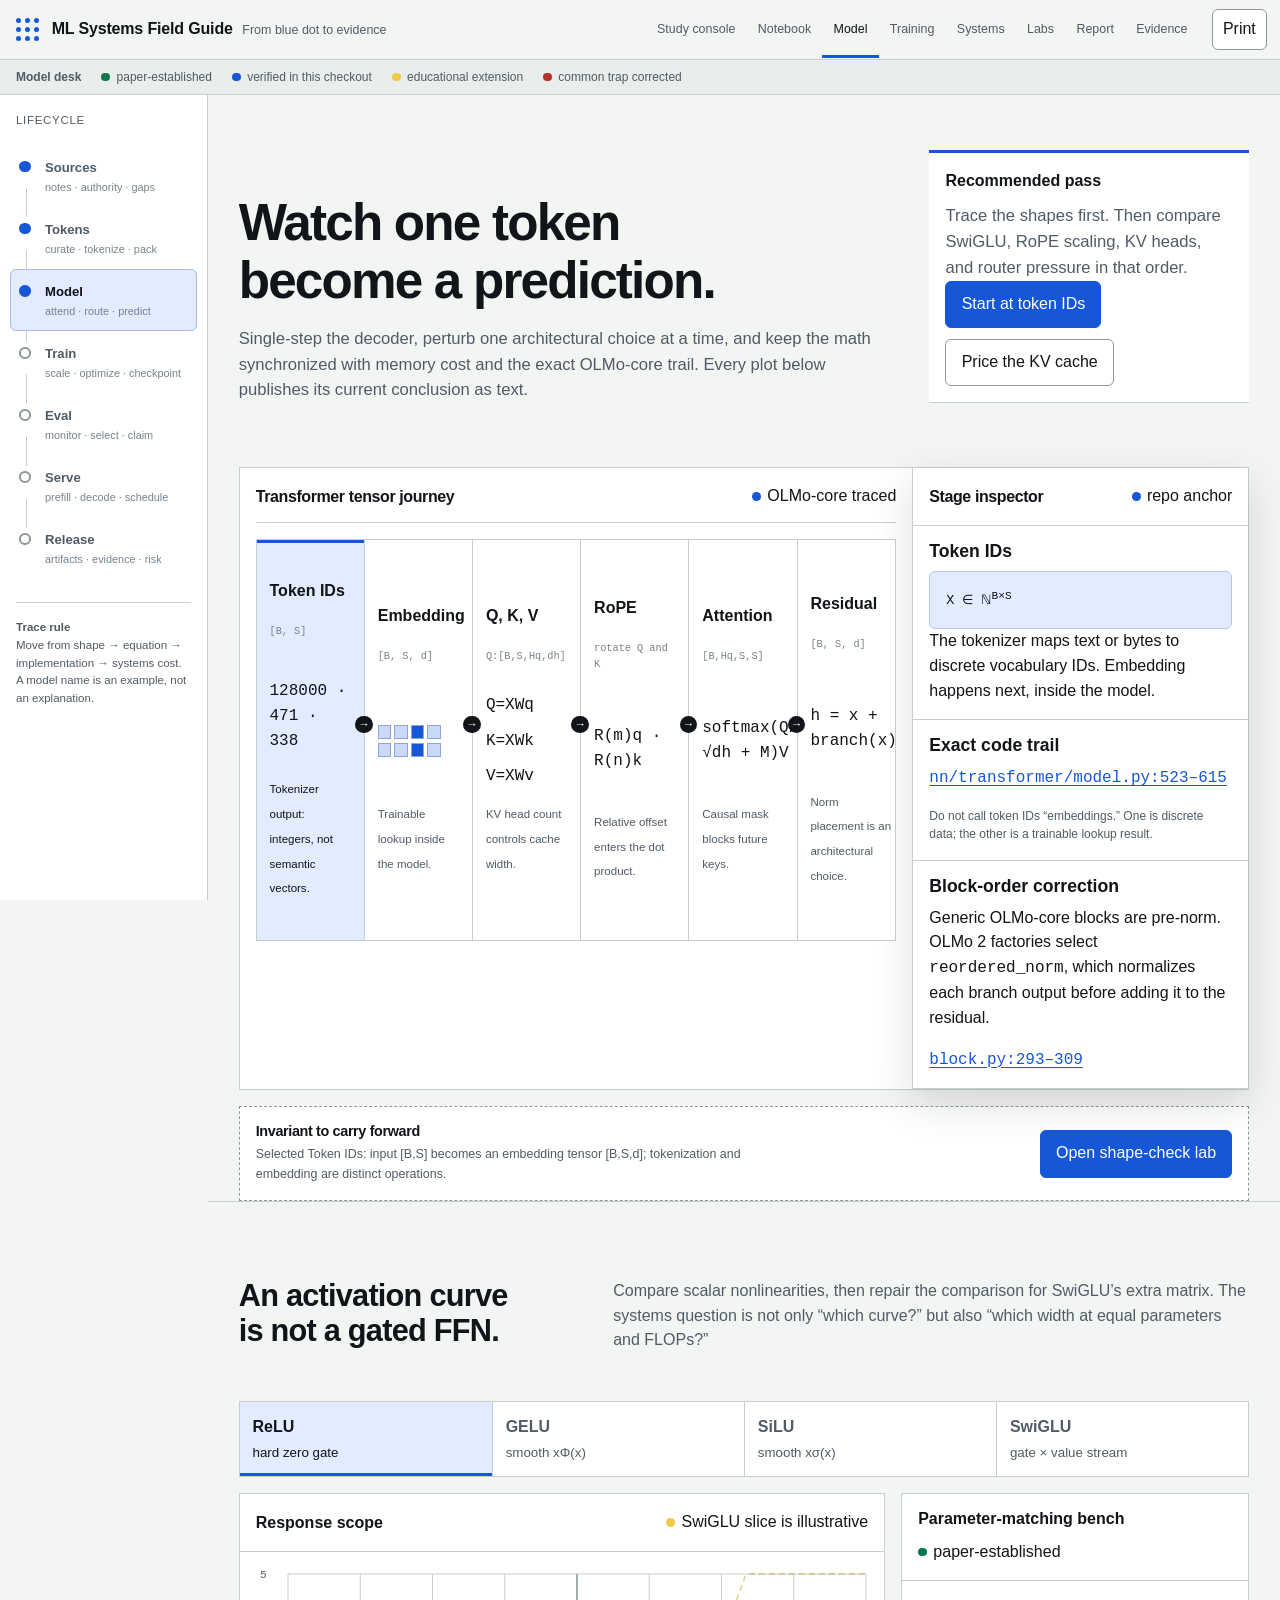
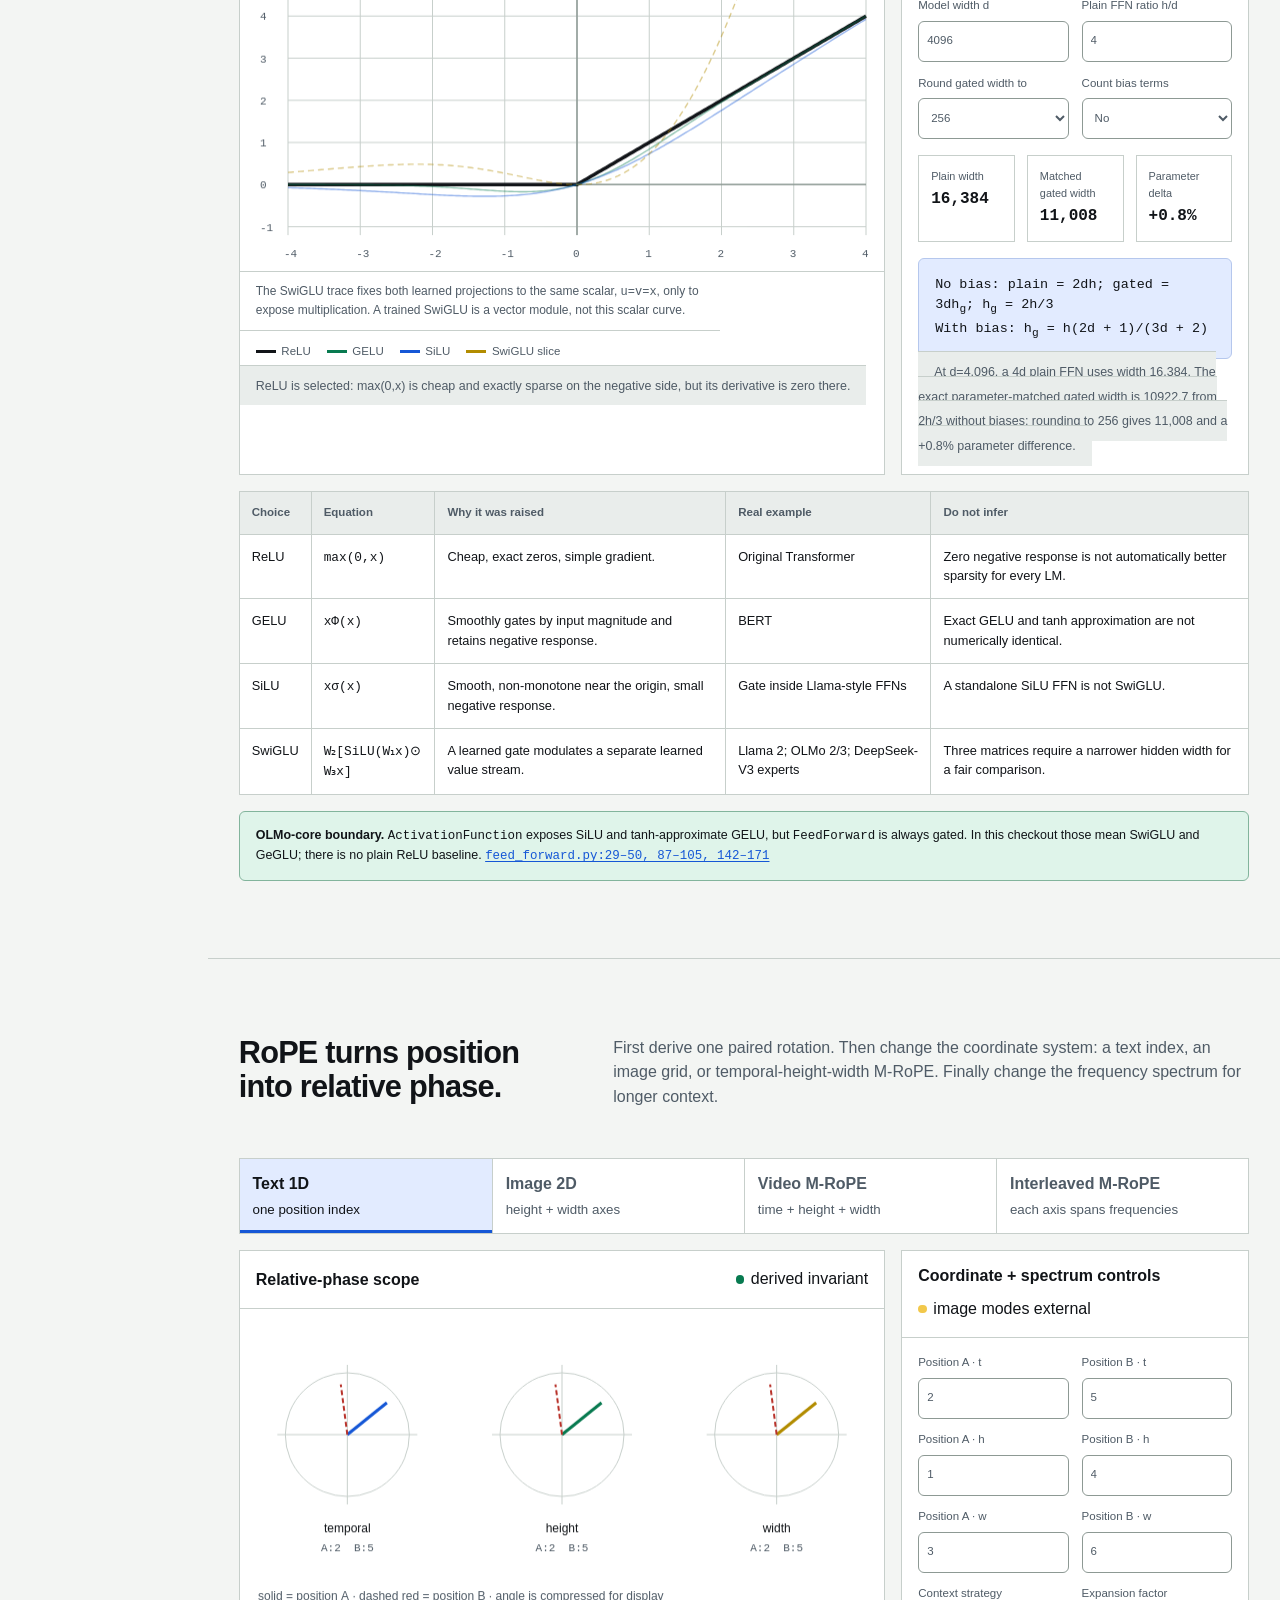
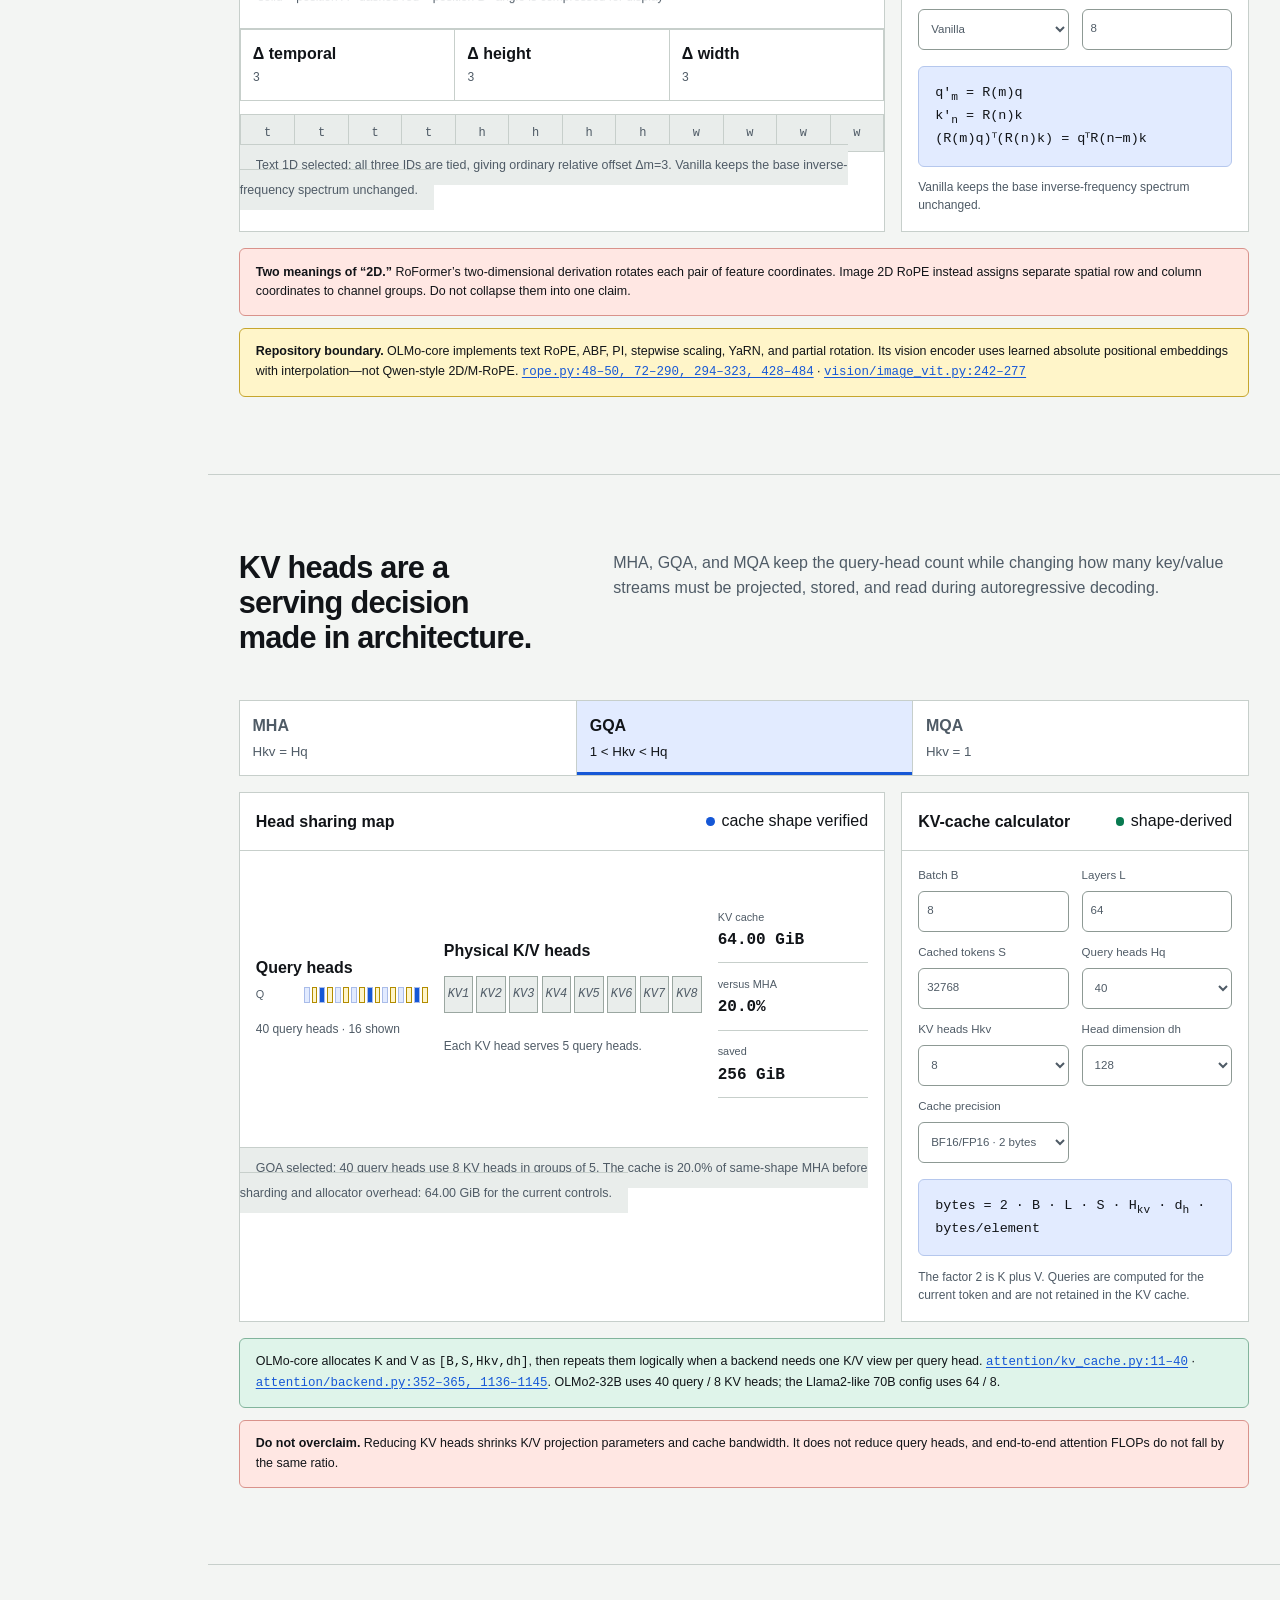
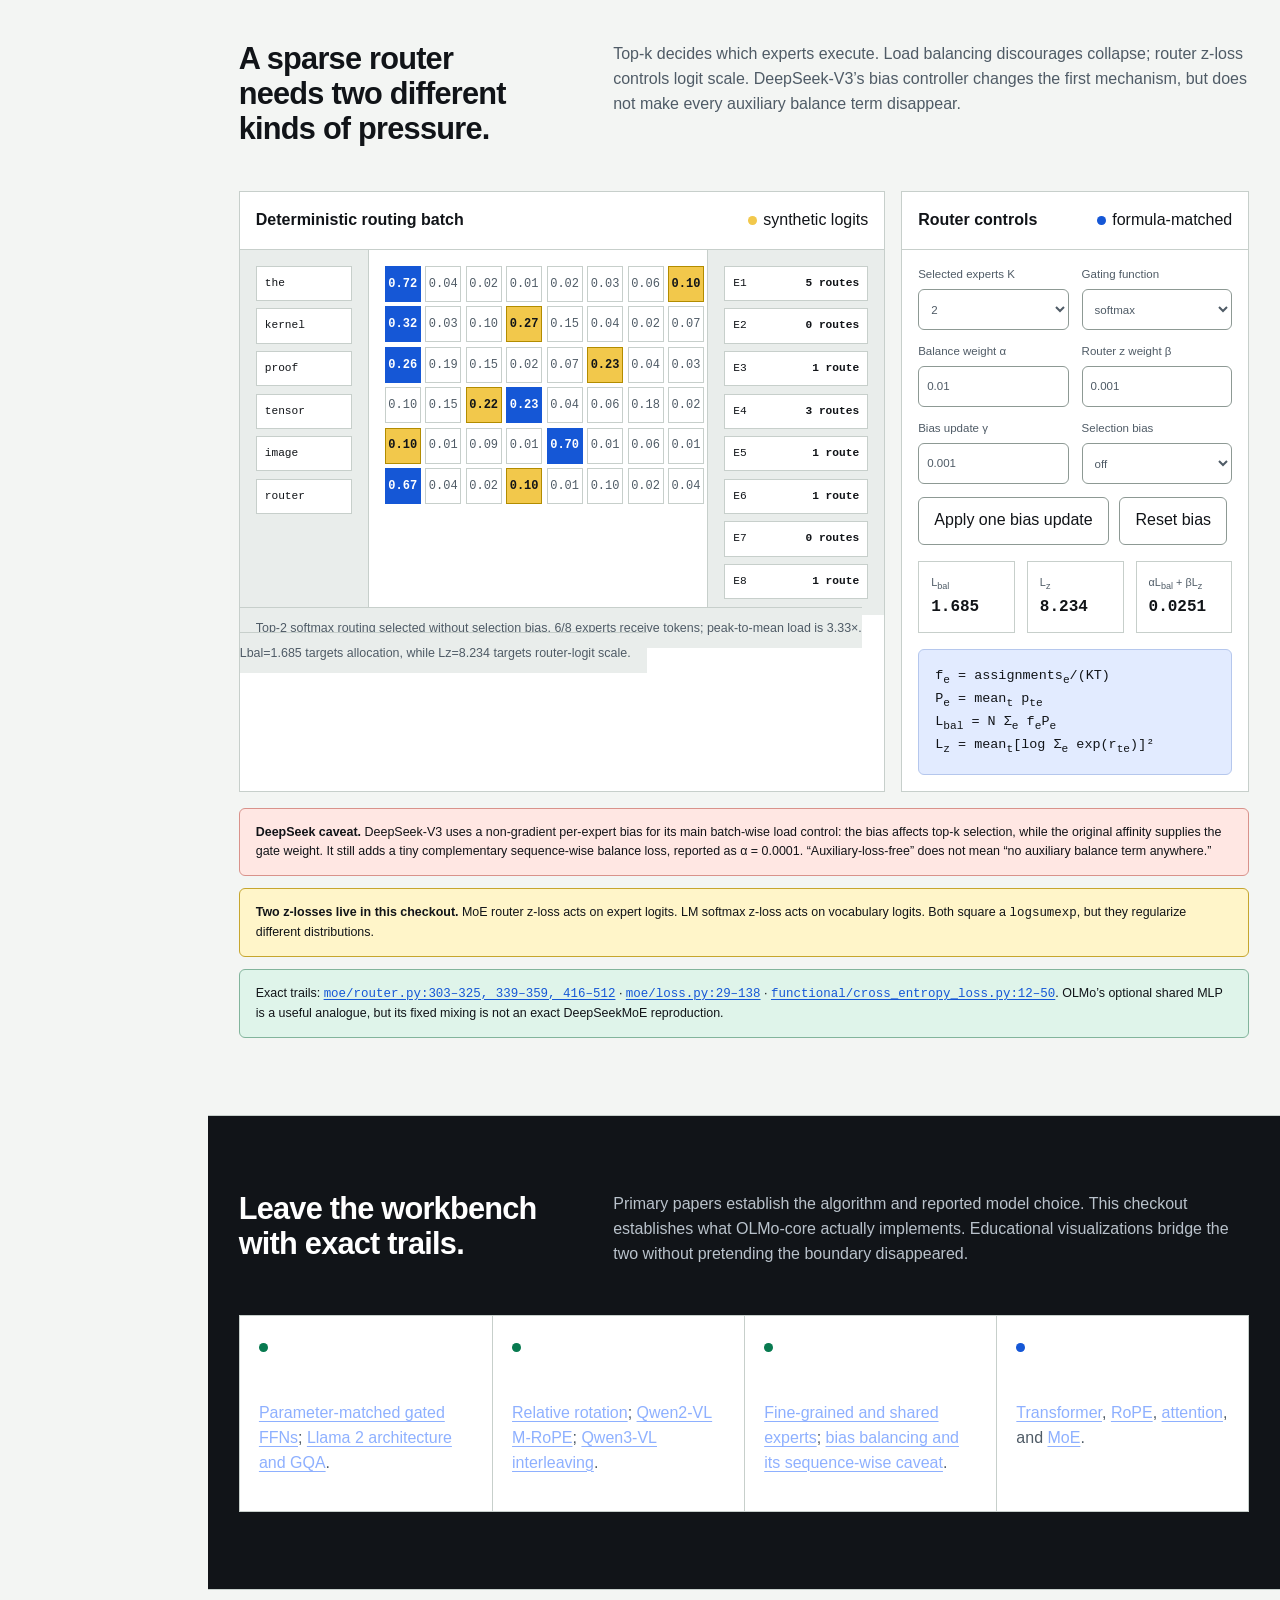
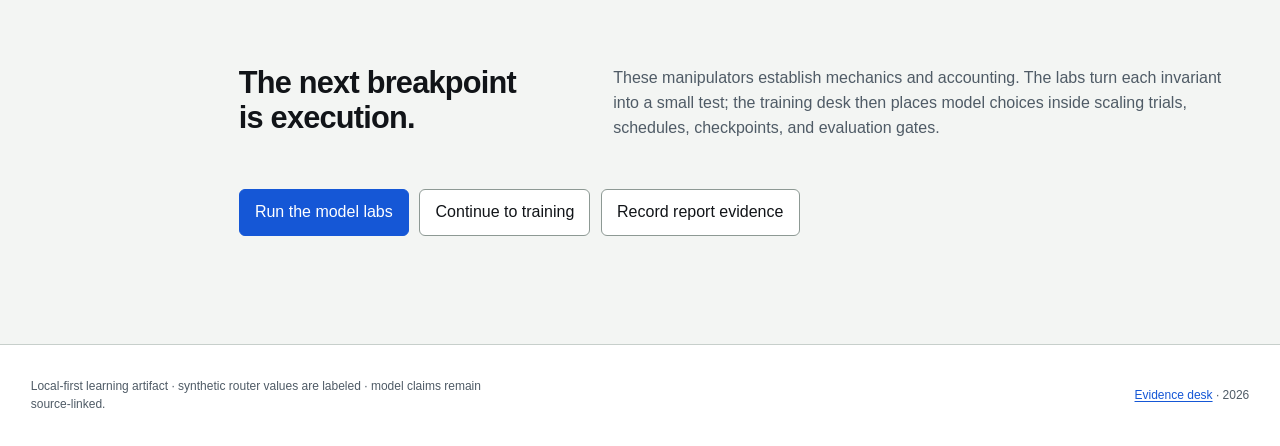
<file: my-knowledge/mlsys-field-guide/model.html>
<!DOCTYPE html>
<html lang="en">
  <head>
    <meta charset="utf-8">
    <meta name="viewport" content="width=device-width, initial-scale=1">
    <meta
      name="description"
      content="An interactive, code-grounded model workbench for Transformer shapes, gated activations, RoPE, attention heads, KV cache, and mixture-of-experts losses."
    >
    <title>Model workbench — ML Systems Field Guide</title>
    <link rel="stylesheet" href="assets/css/site.css">
    <script src="assets/js/site.js" defer></script>
    <style>
      .model-stage {
        width: 100%;
        border: 0;
        color: inherit;
        text-align: left;
        cursor: pointer;
      }

      .model-stage:hover,
      .model-stage[aria-pressed="true"] {
        background: var(--probe-soft);
        box-shadow: inset 0 3px 0 var(--probe);
      }

      .model-stage[aria-pressed="true"] .lane-note {
        color: var(--ink);
      }

      .model-stage .lane-visual {
        min-height: 7.5rem;
      }

      .lane .stage-name {
        display: block;
        min-height: 2.8rem;
        font-family: var(--font-display);
        font-size: 1rem;
        font-weight: 700;
      }

      .has-top-gap {
        margin-top: 1rem;
      }

      .has-small-top-gap {
        margin-top: 0.75rem;
      }

      .has-compact-top-gap {
        margin-top: 0.8rem;
      }

      .table-scroll {
        overflow-x: auto;
      }

      .shape-ledger {
        display: grid;
        grid-template-columns: repeat(3, minmax(0, 1fr));
        gap: 1px;
        border: 1px solid var(--rule);
        background: var(--rule);
      }

      .shape-ledger > div {
        padding: 0.7rem;
        background: var(--surface);
      }

      .shape-ledger strong,
      .shape-ledger code {
        display: block;
      }

      .shape-ledger strong {
        margin-bottom: 0.2rem;
        font-size: 0.75rem;
      }

      .shape-ledger code {
        color: var(--probe);
        font-size: 0.75rem;
      }

      .plot-caption {
        margin: 0;
        padding: 0.6rem 1rem;
        color: var(--muted);
        border-bottom: 1px solid var(--rule);
        font-size: 0.75rem;
      }

      .legend-swatch.is-relu { background: #111418; }
      .legend-swatch.is-gelu { background: #087a50; }
      .legend-swatch.is-silu { background: #1557d6; }
      .legend-swatch.is-swiglu { background: #b28c00; }

      .readout-grid {
        display: grid;
        grid-template-columns: repeat(3, minmax(0, 1fr));
        gap: 0.75rem;
        margin-top: 1rem;
      }

      .readout-grid .metric {
        padding: 0.75rem;
        border: 1px solid var(--rule);
        background: var(--surface);
      }

      .axis-readout {
        display: grid;
        grid-template-columns: repeat(3, minmax(0, 1fr));
        gap: 1px;
        border: 1px solid var(--rule);
        background: var(--rule);
      }

      .axis-readout > div {
        padding: 0.75rem;
        background: var(--surface);
      }

      .axis-readout strong,
      .axis-readout span {
        display: block;
      }

      .axis-readout span {
        margin-top: 0.15rem;
        color: var(--muted);
        font-family: var(--font-mono);
        font-size: 0.75rem;
      }

      .frequency-tape {
        display: grid;
        grid-template-columns: repeat(12, 1fr);
        min-height: 2.4rem;
        margin-top: 0.8rem;
        border: 1px solid var(--rule);
      }

      .frequency-tape span {
        display: grid;
        place-items: center;
        color: var(--muted);
        background: var(--surface-2);
        font-family: var(--font-mono);
        font-size: 0.75rem;
      }

      .frequency-tape span + span {
        border-left: 1px solid var(--rule);
      }

      .frequency-tape.is-interleaved span:nth-child(3n + 1) { background: var(--probe-soft); }
      .frequency-tape.is-interleaved span:nth-child(3n + 2) { background: var(--green-soft); }
      .frequency-tape.is-interleaved span:nth-child(3n) { background: var(--amber-soft); }

      .compact-choice {
        grid-template-columns: repeat(3, minmax(0, 1fr));
      }

      .head-blocks {
        --head-count: 16;
        grid-template-columns: repeat(var(--head-count, 8), minmax(0.25rem, 1fr));
      }

      .kv-group {
        --kv-count: 8;
      }

      .head-blocks i.is-shared {
        background: var(--amber-soft);
        box-shadow: inset 0 0 0 1px #b28c00;
      }

      .kv-group i {
        position: relative;
      }

      .kv-group i::after {
        content: attr(data-label);
        position: absolute;
        inset: 0;
        display: grid;
        place-items: center;
        color: var(--muted);
        font-family: var(--font-mono);
        font-size: 0.75rem;
      }

      .route-cell {
        position: relative;
        min-height: 2.25rem;
      }

      .route-cell span {
        position: absolute;
        inset: 0;
        display: grid;
        place-items: center;
        color: var(--muted);
        font-family: var(--font-mono);
        font-size: 0.75rem;
      }

      .route-cell.is-selected span,
      .route-cell.is-second span {
        color: var(--surface);
        font-weight: 700;
      }

      .route-cell.is-second span {
        color: var(--ink);
      }

      .expert-item {
        display: grid;
        grid-template-columns: 1fr auto;
        gap: 0.5rem;
      }

      .code-trail {
        margin: 0;
        padding: 0;
        list-style: none;
      }

      .code-trail li {
        display: grid;
        grid-template-columns: minmax(11rem, 0.55fr) minmax(0, 1fr);
        gap: 0.75rem;
        padding: 0.65rem 0;
        border-bottom: 1px solid var(--rule);
        font-size: 0.75rem;
      }

      .code-trail li:last-child {
        border-bottom: 0;
      }

      .code-trail span {
        color: var(--muted);
      }

      .formula-note {
        margin-top: 0.7rem;
        color: var(--muted);
        font-size: 0.75rem;
      }

      .inline-controls {
        display: flex;
        flex-wrap: wrap;
        gap: 0.7rem;
        align-items: end;
      }

      .inline-controls .control {
        flex: 1 1 9rem;
      }

      .inline-controls .button {
        flex: 0 0 auto;
      }

      @media (max-width: 880px) {
        .shape-ledger,
        .readout-grid,
        .axis-readout {
          grid-template-columns: 1fr;
        }

        .compact-choice {
          grid-template-columns: 1fr;
        }

        .compact-choice button + button {
          border-top: 1px solid var(--rule);
          border-left: 0;
        }
      }
    </style>
  </head>
  <body>
    <!--
    THESIS: Trace one token through the model while every architectural choice exposes its equation, tensor cost, code anchor, and failure mode; refuse a passive glossary or architecture poster.
    OWN-WORLD: Cool-white instrument panels, charcoal rules, cobalt probes, amber breakpoints, compact controls, dense plots, and conclusions written beside every visual.
    STORY: Establish the tensor path, compare gated FFNs fairly, derive positional rotation, price KV memory, then stress a sparse router before recording evidence.
    FIRST VIEWPORT: Sticky utility strip and lifecycle rail frame a horizontal Transformer trace with a synchronized proof inspector; the first probe begins at token IDs.
    FORM: Pipeline Debugger, grounded direction 4, seed f328a503; task-led hybrid approved by delegation after the decision server failed.
    FINISH: unreviewed and undocumented is unfinished; this build ends with the finish review, the verdict, and DESIGN.md
    -->
    <a class="skip-link" href="#main">Skip to the model workbench</a>

    <header class="utility-bar">
      <a class="brand" href="index.html" aria-label="ML Systems Field Guide home">
        <span class="brand-mark" aria-hidden="true">
          <i></i><i></i><i></i><i></i><i></i><i></i><i></i><i></i><i></i>
        </span>
        <span class="brand-copy">
          <strong>ML Systems Field Guide</strong>
          <span>From blue dot to evidence</span>
        </span>
      </a>
      <nav class="primary-nav" data-primary-nav aria-label="Primary navigation">
        <a href="index.html">Study console</a>
        <a href="notebook.html">Notebook</a>
        <a href="model.html" aria-current="page">Model</a>
        <a href="training.html">Training</a>
        <a href="systems.html">Systems</a>
        <a href="labs.html">Labs</a>
        <a href="report.html">Report</a>
        <a href="sources.html">Evidence</a>
      </nav>
      <div class="utility-actions">
        <button class="utility-button" type="button" data-print>Print</button>
        <button
          class="utility-button nav-toggle"
          type="button"
          data-nav-toggle
          aria-expanded="false"
          aria-label="Toggle navigation"
        >Menu</button>
      </div>
    </header>

    <div class="evidence-ribbon" role="note" aria-label="Evidence legend">
      <strong>Model desk</strong>
      <span class="status-key status-primary">paper-established</span>
      <span class="status-key status-repo">verified in this checkout</span>
      <span class="status-key status-caution">educational extension</span>
      <span class="status-key status-contradiction">common trap corrected</span>
    </div>

    <div class="app-shell">
      <aside class="lifecycle-rail" aria-label="Learning lifecycle">
        <p class="rail-heading">Lifecycle</p>
        <ol class="rail-list">
          <li class="is-complete">
            <a href="notebook.html">
              <span class="rail-dot" aria-hidden="true"></span>
              <span class="rail-label"><strong>Sources</strong><small>notes · authority · gaps</small></span>
            </a>
          </li>
          <li class="is-complete">
            <a href="training.html#tokens">
              <span class="rail-dot" aria-hidden="true"></span>
              <span class="rail-label"><strong>Tokens</strong><small>curate · tokenize · pack</small></span>
            </a>
          </li>
          <li>
            <a href="model.html" aria-current="step">
              <span class="rail-dot" aria-hidden="true"></span>
              <span class="rail-label"><strong>Model</strong><small>attend · route · predict</small></span>
            </a>
          </li>
          <li>
            <a href="training.html">
              <span class="rail-dot" aria-hidden="true"></span>
              <span class="rail-label"><strong>Train</strong><small>scale · optimize · checkpoint</small></span>
            </a>
          </li>
          <li>
            <a href="training.html#eval-gates">
              <span class="rail-dot" aria-hidden="true"></span>
              <span class="rail-label"><strong>Eval</strong><small>monitor · select · claim</small></span>
            </a>
          </li>
          <li>
            <a href="systems.html#inference">
              <span class="rail-dot" aria-hidden="true"></span>
              <span class="rail-label"><strong>Serve</strong><small>prefill · decode · schedule</small></span>
            </a>
          </li>
          <li>
            <a href="report.html">
              <span class="rail-dot" aria-hidden="true"></span>
              <span class="rail-label"><strong>Release</strong><small>artifacts · evidence · risk</small></span>
            </a>
          </li>
        </ol>
        <div class="rail-block">
          <strong>Trace rule</strong>
          <p>Move from shape → equation → implementation → systems cost. A model name is an example, not an explanation.</p>
        </div>
      </aside>

      <main class="page-main" id="main">
        <section class="page-lede" aria-labelledby="page-title">
          <div>
            <h1 id="page-title">Watch one token become a prediction.</h1>
            <p>
              Single-step the decoder, perturb one architectural choice at a time, and keep the
              math synchronized with memory cost and the exact OLMo-core trail. Every plot below
              publishes its current conclusion as text.
            </p>
          </div>
          <div class="lede-controls">
            <strong>Recommended pass</strong>
            <p>Trace the shapes first. Then compare SwiGLU, RoPE scaling, KV heads, and router pressure in that order.</p>
            <div class="button-row">
              <a class="button button-primary" href="#transformer">Start at token IDs</a>
              <a class="button" href="#attention">Price the KV cache</a>
            </div>
          </div>
        </section>

        <section id="transformer" aria-labelledby="transformer-title">
          <div class="trace-workspace">
            <div class="trace-stage">
              <div class="trace-toolbar">
                <h2 id="transformer-title">Transformer tensor journey</h2>
                <span class="status status-repo">OLMo-core traced</span>
              </div>
              <div class="execution-lanes" id="tensor-stages" role="group" aria-label="Clickable Transformer stages">
                <button class="lane model-stage" type="button" data-stage="ids" aria-pressed="true">
                  <span class="stage-name">Token IDs</span>
                  <span class="shape">[B, S]</span>
                  <span class="lane-visual mono">128000 · 471 · 338</span>
                  <span class="lane-note">Tokenizer output: integers, not semantic vectors.</span>
                  <span class="lane-arrow" aria-hidden="true">→</span>
                </button>
                <button class="lane model-stage" type="button" data-stage="embed" aria-pressed="false">
                  <span class="stage-name">Embedding</span>
                  <span class="shape">[B, S, d]</span>
                  <span class="lane-visual" aria-hidden="true">
                    <span class="tensor-row"><i class="tensor-cell"></i><i class="tensor-cell"></i><i class="tensor-cell"></i><i class="tensor-cell"></i></span>
                    <span class="tensor-row"><i class="tensor-cell"></i><i class="tensor-cell"></i><i class="tensor-cell"></i><i class="tensor-cell"></i></span>
                  </span>
                  <span class="lane-note">Trainable lookup inside the model.</span>
                  <span class="lane-arrow" aria-hidden="true">→</span>
                </button>
                <button class="lane model-stage" type="button" data-stage="qkv" aria-pressed="false">
                  <span class="stage-name">Q, K, V</span>
                  <span class="shape">Q:[B,S,Hq,dh]</span>
                  <span class="lane-visual formula-stack"><code>Q=XWq</code><code>K=XWk</code><code>V=XWv</code></span>
                  <span class="lane-note">KV head count controls cache width.</span>
                  <span class="lane-arrow" aria-hidden="true">→</span>
                </button>
                <button class="lane model-stage" type="button" data-stage="rope" aria-pressed="false">
                  <span class="stage-name">RoPE</span>
                  <span class="shape">rotate Q and K</span>
                  <span class="lane-visual mono">R(m)q · R(n)k</span>
                  <span class="lane-note">Relative offset enters the dot product.</span>
                  <span class="lane-arrow" aria-hidden="true">→</span>
                </button>
                <button class="lane model-stage" type="button" data-stage="attention" aria-pressed="false">
                  <span class="stage-name">Attention</span>
                  <span class="shape">[B,Hq,S,S]</span>
                  <span class="lane-visual mono">softmax(QKᵀ/√dh + M)V</span>
                  <span class="lane-note">Causal mask blocks future keys.</span>
                  <span class="lane-arrow" aria-hidden="true">→</span>
                </button>
                <button class="lane model-stage" type="button" data-stage="residual" aria-pressed="false">
                  <span class="stage-name">Residual</span>
                  <span class="shape">[B, S, d]</span>
                  <span class="lane-visual mono">h = x + branch(x)</span>
                  <span class="lane-note">Norm placement is an architectural choice.</span>
                  <span class="lane-arrow" aria-hidden="true">→</span>
                </button>
                <button class="lane model-stage" type="button" data-stage="ffn" aria-pressed="false">
                  <span class="stage-name">Gated FFN</span>
                  <span class="shape">[B, S, d]</span>
                  <span class="lane-visual mono">W₂[SiLU(W₁h) ⊙ W₃h]</span>
                  <span class="lane-note">Three matrices; match width fairly.</span>
                  <span class="lane-arrow" aria-hidden="true">→</span>
                </button>
                <button class="lane model-stage" type="button" data-stage="head" aria-pressed="false">
                  <span class="stage-name">Logits + CE</span>
                  <span class="shape">[B, S, V] → scalar</span>
                  <span class="lane-visual mono">−log softmax(z)<sub>label</sub></span>
                  <span class="lane-note">Labels arrive already aligned by the data path.</span>
                </button>
              </div>
            </div>

            <aside class="proof-inspector" aria-labelledby="tensor-inspector-title">
              <div class="panel-toolbar inspector-section">
                <h2 id="tensor-inspector-title">Stage inspector</h2>
                <span class="status status-repo" id="tensor-status">repo anchor</span>
              </div>
              <section class="inspector-section" aria-live="polite" aria-atomic="true">
                <h3 id="tensor-stage-name">Token IDs</h3>
                <div class="equation" id="tensor-equation">X ∈ ℕ<sup>B×S</sup></div>
                <p id="tensor-explanation">The tokenizer maps text or bytes to discrete vocabulary IDs. Embedding happens next, inside the model.</p>
              </section>
              <section class="inspector-section">
                <h3>Exact code trail</h3>
                <p><a id="tensor-code-link" href="../../src/olmo_core/nn/transformer/model.py"><code id="tensor-code-path">nn/transformer/model.py:523–615</code></a></p>
                <p class="formula-note" id="tensor-caveat">Do not call token IDs “embeddings.” One is discrete data; the other is a trainable lookup result.</p>
              </section>
              <section class="inspector-section">
                <h3>Block-order correction</h3>
                <p>Generic OLMo-core blocks are pre-norm. OLMo 2 factories select <code>reordered_norm</code>, which normalizes each branch output before adding it to the residual.</p>
                <a href="../../src/olmo_core/nn/transformer/block.py"><code>block.py:293–309</code></a>
              </section>
            </aside>
          </div>

          <div class="lab-console">
            <div>
              <h2>Invariant to carry forward</h2>
              <p id="tensor-live-conclusion" aria-live="polite">Selected Token IDs: input [B,S] becomes an embedding tensor [B,S,d]; tokenization and embedding are distinct operations.</p>
            </div>
            <a class="button button-primary" href="labs.html#lab-shapes">Open shape-check lab</a>
          </div>
        </section>

        <section class="section-band" id="activations" aria-labelledby="activations-title">
          <div class="section-heading">
            <h2 id="activations-title">An activation curve is not a gated FFN.</h2>
            <p>Compare scalar nonlinearities, then repair the comparison for SwiGLU’s extra matrix. The systems question is not only “which curve?” but also “which width at equal parameters and FLOPs?”</p>
          </div>

          <div class="choice-strip" id="activation-choices" role="group" aria-label="Activation focus">
            <button type="button" data-activation="relu" aria-pressed="true"><strong>ReLU</strong><small>hard zero gate</small></button>
            <button type="button" data-activation="gelu" aria-pressed="false"><strong>GELU</strong><small>smooth xΦ(x)</small></button>
            <button type="button" data-activation="silu" aria-pressed="false"><strong>SiLU</strong><small>smooth xσ(x)</small></button>
            <button type="button" data-activation="swiglu" aria-pressed="false"><strong>SwiGLU</strong><small>gate × value stream</small></button>
          </div>

          <div class="workbench-grid has-top-gap">
            <article class="instrument-panel" aria-labelledby="activation-plot-title">
              <div class="panel-toolbar panel-body">
                <h3 id="activation-plot-title">Response scope</h3>
                <span class="status status-caution">SwiGLU slice is illustrative</span>
              </div>
              <div class="plot-wrap">
                <canvas id="activation-canvas" height="320" role="img" aria-labelledby="activation-plot-title" aria-describedby="activation-conclusion">
                  Activation curves from x = −4 to 4. Use the text comparison below if canvas is unavailable.
                </canvas>
              </div>
              <p class="plot-caption">The SwiGLU trace fixes both learned projections to the same scalar, <code>u=v=x</code>, only to expose multiplication. A trained SwiGLU is a vector module, not this scalar curve.</p>
              <div class="plot-legend" aria-hidden="true">
                <span><i class="legend-swatch is-relu"></i>ReLU</span>
                <span><i class="legend-swatch is-gelu"></i>GELU</span>
                <span><i class="legend-swatch is-silu"></i>SiLU</span>
                <span><i class="legend-swatch is-swiglu"></i>SwiGLU slice</span>
              </div>
              <output class="live-conclusion" id="activation-conclusion" aria-live="polite">ReLU is selected: max(0,x) is cheap and exactly sparse on the negative side, but its derivative is zero there.</output>
            </article>

            <aside class="instrument-panel" aria-labelledby="parameter-title">
              <div class="panel-toolbar panel-body">
                <h3 id="parameter-title">Parameter-matching bench</h3>
                <span class="status status-primary">paper-established</span>
              </div>
              <div class="panel-body">
                <div class="control-grid">
                  <label class="control">Model width d
                    <input id="ffn-d-model" type="number" min="128" max="32768" step="128" value="4096">
                  </label>
                  <label class="control">Plain FFN ratio h/d
                    <input id="ffn-ratio" type="number" min="1" max="16" step="0.25" value="4">
                  </label>
                  <label class="control">Round gated width to
                    <select id="ffn-multiple">
                      <option value="1">no rounding</option>
                      <option value="64">64</option>
                      <option value="128">128</option>
                      <option value="256" selected>256</option>
                      <option value="512">512</option>
                      <option value="1024">1024</option>
                    </select>
                  </label>
                  <label class="control">Count bias terms
                    <select id="ffn-bias"><option value="0" selected>No</option><option value="1">Yes</option></select>
                  </label>
                </div>
                <div class="readout-grid">
                  <div class="metric"><span>Plain width</span><strong id="plain-width">16,384</strong></div>
                  <div class="metric"><span>Matched gated width</span><strong id="gated-width">11,008</strong></div>
                  <div class="metric"><span>Parameter delta</span><strong id="ffn-param-delta">+0.8%</strong></div>
                </div>
                <div class="equation has-top-gap">
                  No bias: plain = 2dh; gated = 3dh<sub>g</sub>; h<sub>g</sub> = 2h/3<br>
                  With bias: h<sub>g</sub> = h(2d + 1)/(3d + 2)
                </div>
                <output class="live-conclusion" id="ffn-conclusion" aria-live="polite">At d=4,096, a 4d plain FFN uses width 16,384. The exact matched gated width is 10,922.7; rounding to 256 gives 11,008 and a +0.8% parameter difference.</output>
              </div>
            </aside>
          </div>

          <div class="table-scroll has-top-gap">
            <table class="comparison-table">
              <thead><tr><th>Choice</th><th>Equation</th><th>Why it was raised</th><th>Real example</th><th>Do not infer</th></tr></thead>
              <tbody>
                <tr><td>ReLU</td><td><code>max(0,x)</code></td><td>Cheap, exact zeros, simple gradient.</td><td>Original Transformer</td><td>Zero negative response is not automatically better sparsity for every LM.</td></tr>
                <tr><td>GELU</td><td><code>xΦ(x)</code></td><td>Smoothly gates by input magnitude and retains negative response.</td><td>BERT</td><td>Exact GELU and tanh approximation are not numerically identical.</td></tr>
                <tr><td>SiLU</td><td><code>xσ(x)</code></td><td>Smooth, non-monotone near the origin, small negative response.</td><td>Gate inside Llama-style FFNs</td><td>A standalone SiLU FFN is not SwiGLU.</td></tr>
                <tr><td>SwiGLU</td><td><code>W₂[SiLU(W₁x)⊙W₃x]</code></td><td>A learned gate modulates a separate learned value stream.</td><td>Llama 2; OLMo 2/3; DeepSeek-V3 experts</td><td>Three matrices require a narrower hidden width for a fair comparison.</td></tr>
              </tbody>
            </table>
          </div>

          <div class="evidence-box has-top-gap">
            <strong>OLMo-core boundary.</strong> <code>ActivationFunction</code> exposes SiLU and tanh-approximate GELU, but <code>FeedForward</code> is always gated. In this checkout those mean SwiGLU and GeGLU; there is no plain ReLU baseline.
            <a href="../../src/olmo_core/nn/feed_forward.py"><code>feed_forward.py:29–50, 87–105, 142–171</code></a>
          </div>
        </section>

        <section class="section-band" id="rope" aria-labelledby="rope-title">
          <div class="section-heading">
            <h2 id="rope-title">RoPE turns position into relative phase.</h2>
            <p>First derive one paired rotation. Then change the coordinate system: a text index, an image grid, or temporal-height-width M-RoPE. Finally change the frequency spectrum for longer context.</p>
          </div>

          <div class="choice-strip" id="rope-modes" role="group" aria-label="RoPE coordinate mode">
            <button type="button" data-rope-mode="text" aria-pressed="true"><strong>Text 1D</strong><small>one position index</small></button>
            <button type="button" data-rope-mode="image" aria-pressed="false"><strong>Image 2D</strong><small>height + width axes</small></button>
            <button type="button" data-rope-mode="mrope" aria-pressed="false"><strong>Video M-RoPE</strong><small>time + height + width</small></button>
            <button type="button" data-rope-mode="interleaved" aria-pressed="false"><strong>Interleaved M-RoPE</strong><small>each axis spans frequencies</small></button>
          </div>

          <div class="workbench-grid has-top-gap">
            <article class="instrument-panel" aria-labelledby="rope-plot-title">
              <div class="panel-toolbar panel-body">
                <h3 id="rope-plot-title">Relative-phase scope</h3>
                <span class="status status-primary">derived invariant</span>
              </div>
              <div class="plot-wrap">
                <canvas id="rope-canvas" height="320" role="img" aria-labelledby="rope-plot-title" aria-describedby="rope-conclusion">
                  Position-dependent rotations for temporal, height, and width axes.
                </canvas>
              </div>
              <div class="axis-readout" role="group" aria-label="Current relative coordinates">
                <div><strong>Δ temporal</strong><span id="delta-t">3</span></div>
                <div><strong>Δ height</strong><span id="delta-h">3</span></div>
                <div><strong>Δ width</strong><span id="delta-w">3</span></div>
              </div>
              <div class="frequency-tape" id="frequency-tape" role="img" aria-label="Rotary channel allocation from high to low frequency">
                <span>t</span><span>t</span><span>t</span><span>t</span><span>h</span><span>h</span><span>h</span><span>h</span><span>w</span><span>w</span><span>w</span><span>w</span>
              </div>
              <output class="live-conclusion" id="rope-conclusion" aria-live="polite">Text 1D selected: temporal, height, and width IDs are identical, so M-RoPE reduces to ordinary 1D RoPE with relative offset Δm=3.</output>
            </article>

            <aside class="instrument-panel" aria-labelledby="rope-controls-title">
              <div class="panel-toolbar panel-body">
                <h3 id="rope-controls-title">Coordinate + spectrum controls</h3>
                <span class="status status-caution">image modes external</span>
              </div>
              <div class="panel-body">
                <div class="control-grid">
                  <label class="control">Position A · t
                    <input id="rope-a-t" type="number" min="0" max="1000000" value="2">
                  </label>
                  <label class="control">Position B · t
                    <input id="rope-b-t" type="number" min="0" max="1000000" value="5">
                  </label>
                  <label class="control">Position A · h
                    <input id="rope-a-h" type="number" min="0" max="4096" value="1">
                  </label>
                  <label class="control">Position B · h
                    <input id="rope-b-h" type="number" min="0" max="4096" value="4">
                  </label>
                  <label class="control">Position A · w
                    <input id="rope-a-w" type="number" min="0" max="4096" value="3">
                  </label>
                  <label class="control">Position B · w
                    <input id="rope-b-w" type="number" min="0" max="4096" value="6">
                  </label>
                  <label class="control">Context strategy
                    <select id="rope-scaling">
                      <option value="none">Vanilla</option>
                      <option value="abf">ABF · change θ</option>
                      <option value="pi">Position interpolation</option>
                      <option value="stepwise">Stepwise / Llama 3.1</option>
                      <option value="yarn">YaRN</option>
                    </select>
                  </label>
                  <label class="control">Expansion factor
                    <input id="rope-factor" type="number" min="1" max="64" step="1" value="8">
                  </label>
                </div>
                <div class="equation has-top-gap">
                  q′<sub>m</sub> = R(m)q<br>k′<sub>n</sub> = R(n)k<br>(R(m)q)ᵀ(R(n)k) = qᵀR(n−m)k
                </div>
                <p class="formula-note" id="scaling-explanation">Vanilla keeps the base inverse-frequency spectrum unchanged.</p>
              </div>
            </aside>
          </div>

          <div class="correction-box has-top-gap">
            <strong>Two meanings of “2D.”</strong> RoFormer’s two-dimensional derivation rotates each pair of feature coordinates. Image 2D RoPE instead assigns separate spatial row and column coordinates to channel groups. Do not collapse them into one claim.
          </div>
          <div class="caution-box has-small-top-gap">
            <strong>Repository boundary.</strong> OLMo-core implements text RoPE, ABF, PI, stepwise scaling, YaRN, and partial rotation. Its vision encoder uses learned absolute positional embeddings with interpolation—not Qwen-style 2D/M-RoPE.
            <a href="../../src/olmo_core/nn/rope.py"><code>rope.py:48–50, 72–290, 294–323, 428–484</code></a> ·
            <a href="../../src/olmo_core/nn/vision/image_vit.py"><code>vision/image_vit.py:242–277</code></a>
          </div>
        </section>

        <section class="section-band" id="attention" aria-labelledby="attention-title">
          <div class="section-heading">
            <h2 id="attention-title">KV heads are a serving decision made in architecture.</h2>
            <p>MHA, GQA, and MQA keep the query-head count while changing how many key/value streams must be projected, stored, and read during autoregressive decoding.</p>
          </div>

          <div class="choice-strip compact-choice" id="attention-modes" role="group" aria-label="Attention head arrangement">
            <button type="button" data-attention-mode="mha" aria-pressed="false"><strong>MHA</strong><small>Hkv = Hq</small></button>
            <button type="button" data-attention-mode="gqa" aria-pressed="true"><strong>GQA</strong><small>1 &lt; Hkv &lt; Hq</small></button>
            <button type="button" data-attention-mode="mqa" aria-pressed="false"><strong>MQA</strong><small>Hkv = 1</small></button>
          </div>

          <div class="workbench-grid has-top-gap">
            <article class="instrument-panel" aria-labelledby="attention-diagram-title">
              <div class="panel-toolbar panel-body">
                <h3 id="attention-diagram-title">Head sharing map</h3>
                <span class="status status-repo">cache shape verified</span>
              </div>
              <div class="attention-diagram">
                <div class="head-stack">
                  <strong>Query heads</strong>
                  <div class="head-row"><span>Q</span><span class="head-blocks" id="query-heads"></span></div>
                  <p class="formula-note" id="query-head-label">40 query heads</p>
                </div>
                <div class="kv-groups">
                  <strong>Physical K/V heads</strong>
                  <div class="kv-group" id="kv-heads"></div>
                  <p class="formula-note" id="sharing-label">Each KV head serves 5 query heads.</p>
                </div>
                <div class="metric-stack">
                  <div class="metric"><span>KV cache</span><strong id="kv-cache-value">64.00 GiB</strong></div>
                  <div class="metric"><span>versus MHA</span><strong id="kv-ratio">20.0%</strong></div>
                  <div class="metric"><span>saved</span><strong id="kv-saved">256.00 GiB</strong></div>
                </div>
              </div>
              <output class="live-conclusion" id="attention-conclusion" aria-live="polite">GQA selected: 40 query heads share 8 KV heads in groups of 5. The cache is 20.0% of same-shape MHA before sharding and allocator overhead.</output>
            </article>

            <aside class="instrument-panel" aria-labelledby="kv-controls-title">
              <div class="panel-toolbar panel-body">
                <h3 id="kv-controls-title">KV-cache calculator</h3>
                <span class="status status-primary">shape-derived</span>
              </div>
              <div class="panel-body">
                <div class="control-grid">
                  <label class="control">Batch B
                    <input id="kv-batch" type="number" min="1" max="4096" value="8">
                  </label>
                  <label class="control">Layers L
                    <input id="kv-layers" type="number" min="1" max="256" value="64">
                  </label>
                  <label class="control">Cached tokens S
                    <input id="kv-sequence" type="number" min="1" max="1048576" value="32768">
                  </label>
                  <label class="control">Query heads Hq
                    <select id="kv-query-heads"><option>8</option><option>16</option><option>32</option><option selected>40</option><option>64</option><option>128</option></select>
                  </label>
                  <label class="control">KV heads Hkv
                    <select id="kv-head-count"><option>1</option><option>2</option><option>4</option><option selected>8</option><option>10</option><option>20</option><option>40</option></select>
                  </label>
                  <label class="control">Head dimension dh
                    <select id="kv-head-dim"><option>64</option><option selected>128</option><option>256</option></select>
                  </label>
                  <label class="control">Cache precision
                    <select id="kv-bytes"><option value="1">8-bit · 1 byte</option><option value="2" selected>BF16/FP16 · 2 bytes</option><option value="4">FP32 · 4 bytes</option></select>
                  </label>
                </div>
                <div class="equation has-top-gap">bytes = 2 · B · L · S · H<sub>kv</sub> · d<sub>h</sub> · bytes/element</div>
                <p class="formula-note">The factor 2 is K plus V. Queries are computed for the current token and are not retained in the KV cache.</p>
              </div>
            </aside>
          </div>

          <div class="evidence-box has-top-gap">
            OLMo-core allocates K and V as <code>[B,S,Hkv,dh]</code>, then repeats them logically when a backend needs one K/V view per query head.
            <a href="../../src/olmo_core/nn/attention/kv_cache.py"><code>attention/kv_cache.py:11–40</code></a> ·
            <a href="../../src/olmo_core/nn/attention/backend.py"><code>attention/backend.py:352–365, 1136–1145</code></a>.
            OLMo2-32B uses 40 query / 8 KV heads; the Llama2-like 70B config uses 64 / 8.
          </div>
          <div class="correction-box has-small-top-gap"><strong>Do not overclaim.</strong> Reducing KV heads shrinks K/V projection parameters and cache bandwidth. It does not reduce query heads, and end-to-end attention FLOPs do not fall by the same ratio.</div>
        </section>

        <section class="section-band" id="moe" aria-labelledby="moe-title">
          <div class="section-heading">
            <h2 id="moe-title">A sparse router needs two different kinds of pressure.</h2>
            <p>Top-k decides which experts execute. Load balancing discourages collapse; router z-loss controls logit scale. DeepSeek-V3’s bias controller changes the first mechanism, but does not make every auxiliary balance term disappear.</p>
          </div>

          <div class="workbench-grid">
            <article class="instrument-panel" aria-labelledby="router-title">
              <div class="panel-toolbar panel-body">
                <h3 id="router-title">Deterministic routing batch</h3>
                <span class="status status-caution">synthetic logits</span>
              </div>
              <div class="router-grid">
                <div class="token-list" id="moe-token-list" role="group" aria-label="Synthetic tokens"></div>
                <div class="route-matrix" id="moe-route-matrix" role="grid" aria-label="Router scores by token and expert"></div>
                <div class="expert-list" id="moe-expert-list" role="group" aria-label="Expert loads"></div>
              </div>
              <output class="live-conclusion" id="moe-conclusion" aria-live="polite">Top-2 softmax routing selected without selection bias. 6/8 experts receive tokens; peak-to-mean load is 3.33×. Lbal=1.685 targets allocation, while Lz=8.234 targets router-logit scale.</output>
            </article>

            <aside class="instrument-panel" aria-labelledby="router-controls-title">
              <div class="panel-toolbar panel-body">
                <h3 id="router-controls-title">Router controls</h3>
                <span class="status status-repo">formula-matched</span>
              </div>
              <div class="panel-body">
                <div class="control-grid">
                  <label class="control">Selected experts K
                    <select id="moe-top-k"><option value="1">1</option><option value="2" selected>2</option><option value="4">4</option></select>
                  </label>
                  <label class="control">Gating function
                    <select id="moe-gate"><option value="softmax" selected>softmax</option><option value="sigmoid">sigmoid</option></select>
                  </label>
                  <label class="control">Balance weight α
                    <input id="moe-alpha" type="number" min="0" max="1" step="0.0001" value="0.01">
                  </label>
                  <label class="control">Router z weight β
                    <input id="moe-beta" type="number" min="0" max="1" step="0.0001" value="0.001">
                  </label>
                  <label class="control">Bias update γ
                    <input id="moe-gamma" type="number" min="0" max="0.1" step="0.0001" value="0.001">
                  </label>
                  <label class="control">Selection bias
                    <select id="moe-use-bias"><option value="0" selected>off</option><option value="1">on · aux-free style</option></select>
                  </label>
                </div>
                <div class="button-row has-compact-top-gap">
                  <button class="button" id="moe-step-bias" type="button">Apply one bias update</button>
                  <button class="button" id="moe-reset" type="button">Reset bias</button>
                </div>
                <div class="readout-grid">
                  <div class="metric"><span>L<sub>bal</sub></span><strong id="moe-lbal">1.685</strong></div>
                  <div class="metric"><span>L<sub>z</sub></span><strong id="moe-lz">8.234</strong></div>
                  <div class="metric"><span>αL<sub>bal</sub> + βL<sub>z</sub></span><strong id="moe-weighted">0.0251</strong></div>
                </div>
                <div class="equation has-top-gap">
                  f<sub>e</sub> = assignments<sub>e</sub>/(KT)<br>P<sub>e</sub> = mean<sub>t</sub> p<sub>te</sub><br>L<sub>bal</sub> = N Σ<sub>e</sub> f<sub>e</sub>P<sub>e</sub><br>L<sub>z</sub> = mean<sub>t</sub>[log Σ<sub>e</sub> exp(r<sub>te</sub>)]²
                </div>
              </div>
            </aside>
          </div>

          <div class="correction-box has-top-gap">
            <strong>DeepSeek caveat.</strong> DeepSeek-V3 uses a non-gradient per-expert bias for its main batch-wise load control: the bias affects top-k selection, while the original affinity supplies the gate weight. It still adds a tiny complementary sequence-wise balance loss, reported as α = 0.0001. “Auxiliary-loss-free” does not mean “no auxiliary balance term anywhere.”
          </div>
          <div class="caution-box has-small-top-gap">
            <strong>Two z-losses live in this checkout.</strong> MoE router z-loss acts on expert logits. LM softmax z-loss acts on vocabulary logits. Both square a <code>logsumexp</code>, but they regularize different distributions.
          </div>
          <div class="evidence-box has-small-top-gap">
            Exact trails:
            <a href="../../src/olmo_core/nn/moe/router.py"><code>moe/router.py:303–325, 339–359, 416–512</code></a> ·
            <a href="../../src/olmo_core/nn/moe/loss.py"><code>moe/loss.py:29–138</code></a> ·
            <a href="../../src/olmo_core/nn/functional/cross_entropy_loss.py"><code>functional/cross_entropy_loss.py:12–50</code></a>.
            OLMo’s optional shared MLP is a useful analogue, but its fixed mixing is not an exact DeepSeekMoE reproduction.
          </div>
        </section>

        <section class="section-band is-dark" aria-labelledby="trail-title">
          <div class="section-heading">
            <h2 id="trail-title">Leave the workbench with exact trails.</h2>
            <p>Primary papers establish the algorithm and reported model choice. This checkout establishes what OLMo-core actually implements. Educational visualizations bridge the two without pretending the boundary disappeared.</p>
          </div>
          <div class="source-boundary">
            <article class="source-level">
              <span class="status status-primary">activation evidence</span>
              <h3>GLU Variants + Llama 2</h3>
              <p><a href="https://arxiv.org/abs/2002.05202">Parameter-matched gated FFNs</a>; <a href="https://arxiv.org/abs/2307.09288">Llama 2 architecture and GQA</a>.</p>
            </article>
            <article class="source-level">
              <span class="status status-primary">position evidence</span>
              <h3>RoFormer + Qwen VL</h3>
              <p><a href="https://arxiv.org/abs/2104.09864">Relative rotation</a>; <a href="https://arxiv.org/abs/2409.12191">Qwen2-VL M-RoPE</a>; <a href="https://arxiv.org/abs/2511.21631">Qwen3-VL interleaving</a>.</p>
            </article>
            <article class="source-level">
              <span class="status status-primary">sparsity evidence</span>
              <h3>DeepSeekMoE + V3</h3>
              <p><a href="https://arxiv.org/abs/2401.06066">Fine-grained and shared experts</a>; <a href="https://arxiv.org/abs/2412.19437">bias balancing and its sequence-wise caveat</a>.</p>
            </article>
            <article class="source-level">
              <span class="status status-repo">implementation evidence</span>
              <h3>OLMo-core</h3>
              <p><a href="../../src/olmo_core/nn/transformer/model.py">Transformer</a>, <a href="../../src/olmo_core/nn/rope.py">RoPE</a>, <a href="../../src/olmo_core/nn/attention/">attention</a>, and <a href="../../src/olmo_core/nn/moe/">MoE</a>.</p>
            </article>
          </div>
        </section>

        <section class="section-band" aria-labelledby="next-title">
          <div class="section-heading">
            <h2 id="next-title">The next breakpoint is execution.</h2>
            <p>These manipulators establish mechanics and accounting. The labs turn each invariant into a small test; the training desk then places model choices inside scaling trials, schedules, checkpoints, and evaluation gates.</p>
          </div>
          <div class="button-row">
            <a class="button button-primary" href="labs.html">Run the model labs</a>
            <a class="button" href="training.html">Continue to training</a>
            <a class="button" href="report.html">Record report evidence</a>
          </div>
        </section>
      </main>
    </div>

    <footer class="site-footer">
      <p>Local-first learning artifact · synthetic router values are labeled · model claims remain source-linked.</p>
      <p><a href="sources.html">Evidence desk</a> · <span data-current-year></span></p>
    </footer>

    <noscript>
      <p class="caution-box">JavaScript is disabled. All equations, comparisons, code trails, and default conclusions remain readable; interactive recalculation is unavailable.</p>
    </noscript>

    <script>
      (function () {
        "use strict";

        const formatInteger = new Intl.NumberFormat("en-US", { maximumFractionDigits: 0 });
        const clampNumber = (value, min, max, fallback) => {
          const parsed = Number(value);
          return Number.isFinite(parsed) ? Math.min(max, Math.max(min, parsed)) : fallback;
        };

        function pressChoice(container, chosen) {
          container.querySelectorAll("button").forEach((button) => {
            button.setAttribute("aria-pressed", String(button === chosen));
          });
        }

        function setCanvasSize(canvas) {
          const ratio = Math.max(1, Math.min(2, window.devicePixelRatio || 1));
          const rect = canvas.getBoundingClientRect();
          const width = Math.max(320, Math.round(rect.width));
          const height = 320;
          canvas.width = Math.round(width * ratio);
          canvas.height = Math.round(height * ratio);
          const context = canvas.getContext("2d");
          context.setTransform(ratio, 0, 0, ratio, 0, 0);
          return { context, width, height };
        }

        const tensorData = {
          ids: {
            name: "Token IDs",
            equation: "X ∈ ℕ^(B×S)",
            explanation: "The tokenizer maps text or bytes to discrete vocabulary IDs. Embedding happens next, inside the model.",
            path: "nn/transformer/model.py:523–590",
            href: "../../src/olmo_core/nn/transformer/model.py",
            caveat: "Do not call token IDs embeddings. One is discrete data; the other is a trainable lookup result.",
            conclusion: "Selected Token IDs: input [B,S] becomes an embedding tensor [B,S,d]; tokenization and embedding are distinct operations."
          },
          embed: {
            name: "Embedding lookup",
            equation: "H₀ = E[X] ∈ ℝ^(B×S×d)",
            explanation: "Each ID indexes a row of a learned V×d table. Optional scale and embedding norm occur after lookup.",
            path: "nn/transformer/model.py:132–140, 583–592",
            href: "../../src/olmo_core/nn/transformer/model.py",
            caveat: "Precomputed multimodal embeddings bypass lookup, scaling, and embedding norm in this forward path.",
            conclusion: "Selected Embedding: V×d learned rows convert discrete IDs into [B,S,d] hidden states; this is a model operation."
          },
          qkv: {
            name: "Q/K/V projections",
            equation: "Q=XWq; K=XWk; V=XWv",
            explanation: "Queries use Hq heads; keys and values use Hkv heads. Their head dimensions match so grouped sharing is possible.",
            path: "nn/attention/__init__.py:371–390, 577–602",
            href: "../../src/olmo_core/nn/attention/__init__.py",
            caveat: "Hq % Hkv must be zero for equal query groups; fewer KV heads do not mean fewer query heads.",
            conclusion: "Selected Q/K/V: Q has Hq streams while K and V may have fewer Hkv streams, fixing the future cache width."
          },
          rope: {
            name: "Rotary position",
            equation: "(R(m)q)ᵀ(R(n)k) = qᵀR(n−m)k",
            explanation: "Orthogonal paired rotations preserve norms while making the dot product depend on relative displacement.",
            path: "nn/rope.py:48–50, 428–484",
            href: "../../src/olmo_core/nn/rope.py",
            caveat: "RoPE rotates Q and K, not V. Image-coordinate M-RoPE is not implemented in this checkout.",
            conclusion: "Selected RoPE: Q and K are rotated pairwise; their dot product depends on n−m because R(m)ᵀR(n)=R(n−m)."
          },
          attention: {
            name: "Causal attention",
            equation: "A = softmax(QKᵀ/√dh + M); O = AV",
            explanation: "Each query weights legal past values. The output heads are concatenated and projected back to model width.",
            path: "nn/attention/__init__.py:610–654",
            href: "../../src/olmo_core/nn/attention/__init__.py",
            caveat: "FlashAttention changes memory traffic and tiling while preserving the attention result up to numerical effects.",
            conclusion: "Selected Attention: causal scores [B,Hq,S,S] mix V, then the output projection returns [B,S,d]."
          },
          residual: {
            name: "Norm and residual",
            equation: "h = x + branch(norm(x))",
            explanation: "A residual stream carries the identity path while normalization controls the branch input or output, depending on block type.",
            path: "nn/transformer/block.py:96–153, 293–309",
            href: "../../src/olmo_core/nn/transformer/block.py",
            caveat: "OLMo 2’s reordered norm is not the generic pre-norm equation shown above; inspect the selected block factory.",
            conclusion: "Selected Residual: shape stays [B,S,d], but norm placement changes optimization behavior and must be reported."
          },
          ffn: {
            name: "Gated feed-forward",
            equation: "W₂[φ(W₁h) ⊙ W₃h]",
            explanation: "A learned gate modulates a separate value stream before projection back to d. SiLU gives SwiGLU; GELU gives GeGLU.",
            path: "nn/feed_forward.py:142–171",
            href: "../../src/olmo_core/nn/feed_forward.py",
            caveat: "Three matrices require a 2/3 hidden-width correction against a two-matrix FFN before comparing parameters or FLOPs.",
            conclusion: "Selected Gated FFN: [B,S,d] is expanded into two branches, multiplied elementwise, and projected back to [B,S,d]."
          },
          head: {
            name: "LM head and loss",
            equation: "z = Wout·norm(h); CE = −log softmax(z)_label",
            explanation: "The LM head maps hidden states to vocabulary logits and computes cross-entropy when labels are supplied.",
            path: "nn/lm_head.py:201–283",
            href: "../../src/olmo_core/nn/lm_head.py",
            caveat: "The model does not silently shift arbitrary labels here; the data path must supply the intended next-token alignment and ignore mask.",
            conclusion: "Selected Logits + CE: [B,S,d] becomes [B,S,V]; labeled positions contribute next-token cross-entropy."
          }
        };

        const tensorStages = document.getElementById("tensor-stages");
        tensorStages.addEventListener("click", (event) => {
          const button = event.target.closest("[data-stage]");
          if (!button) return;
          pressChoice(tensorStages, button);
          const data = tensorData[button.dataset.stage];
          document.getElementById("tensor-stage-name").textContent = data.name;
          document.getElementById("tensor-equation").textContent = data.equation;
          document.getElementById("tensor-explanation").textContent = data.explanation;
          document.getElementById("tensor-code-path").textContent = data.path;
          document.getElementById("tensor-code-link").href = data.href;
          document.getElementById("tensor-caveat").textContent = data.caveat;
          document.getElementById("tensor-live-conclusion").textContent = data.conclusion;
        });

        const activationColors = { relu: "#111418", gelu: "#087a50", silu: "#1557d6", swiglu: "#b28c00" };
        const activationLabels = {
          relu: "ReLU is selected: max(0,x) is cheap and exactly sparse on the negative side, but its derivative is zero there.",
          gelu: "GELU is selected: xΦ(x) is smooth and retains a graded negative response; OLMo-core implements the tanh approximation.",
          silu: "SiLU is selected: xσ(x) is smooth and slightly non-monotone near the origin. Used alone, it is not yet SwiGLU.",
          swiglu: "SwiGLU is selected: the amber scalar slice is SiLU(x)·x only for illustration. The real module multiplies two separately learned vector projections."
        };
        let activeActivation = "relu";
        const activationCanvas = document.getElementById("activation-canvas");
        const sigmoid = (x) => 1 / (1 + Math.exp(-x));
        const erf = (x) => {
          const sign = x < 0 ? -1 : 1;
          const a = Math.abs(x);
          const t = 1 / (1 + 0.3275911 * a);
          const y = 1 - (((((1.061405429 * t - 1.453152027) * t) + 1.421413741) * t - 0.284496736) * t + 0.254829592) * t * Math.exp(-a * a);
          return sign * y;
        };
        const activationFns = {
          relu: (x) => Math.max(0, x),
          gelu: (x) => x * 0.5 * (1 + erf(x / Math.SQRT2)),
          silu: (x) => x * sigmoid(x),
          swiglu: (x) => x * x * sigmoid(x)
        };

        function drawActivationPlot() {
          const { context: ctx, width, height } = setCanvasSize(activationCanvas);
          const pad = { left: 48, right: 18, top: 22, bottom: 36 };
          const xMin = -4;
          const xMax = 4;
          const yMin = -1.2;
          const yMax = 5;
          const xToPx = (x) => pad.left + ((x - xMin) / (xMax - xMin)) * (width - pad.left - pad.right);
          const yToPx = (y) => pad.top + ((yMax - y) / (yMax - yMin)) * (height - pad.top - pad.bottom);
          ctx.clearRect(0, 0, width, height);
          ctx.font = "11px SFMono-Regular, Consolas, monospace";
          ctx.fillStyle = "#4f5b66";
          ctx.strokeStyle = "#c7cfcb";
          ctx.lineWidth = 1;
          for (let x = -4; x <= 4; x += 1) {
            const px = xToPx(x);
            ctx.beginPath(); ctx.moveTo(px, pad.top); ctx.lineTo(px, height - pad.bottom); ctx.stroke();
            ctx.fillText(String(x), px - 4, height - 14);
          }
          for (let y = -1; y <= 5; y += 1) {
            const py = yToPx(y);
            ctx.beginPath(); ctx.moveTo(pad.left, py); ctx.lineTo(width - pad.right, py); ctx.stroke();
            ctx.fillText(String(y), 20, py + 4);
          }
          ctx.strokeStyle = "#8d9994";
          ctx.lineWidth = 1.5;
          ctx.beginPath(); ctx.moveTo(xToPx(0), pad.top); ctx.lineTo(xToPx(0), height - pad.bottom); ctx.stroke();
          ctx.beginPath(); ctx.moveTo(pad.left, yToPx(0)); ctx.lineTo(width - pad.right, yToPx(0)); ctx.stroke();

          Object.keys(activationFns).forEach((name) => {
            ctx.strokeStyle = activationColors[name];
            ctx.lineWidth = name === activeActivation ? 3.5 : 1.4;
            ctx.globalAlpha = name === activeActivation ? 1 : 0.45;
            ctx.setLineDash(name === "swiglu" ? [6, 4] : []);
            ctx.beginPath();
            for (let step = 0; step <= 240; step += 1) {
              const x = xMin + (step / 240) * (xMax - xMin);
              const y = Math.max(yMin, Math.min(yMax, activationFns[name](x)));
              const px = xToPx(x);
              const py = yToPx(y);
              if (step === 0) ctx.moveTo(px, py); else ctx.lineTo(px, py);
            }
            ctx.stroke();
          });
          ctx.setLineDash([]);
          ctx.globalAlpha = 1;
        }

        document.getElementById("activation-choices").addEventListener("click", (event) => {
          const button = event.target.closest("[data-activation]");
          if (!button) return;
          activeActivation = button.dataset.activation;
          pressChoice(event.currentTarget, button);
          document.getElementById("activation-conclusion").textContent = activationLabels[activeActivation];
          drawActivationPlot();
        });

        function updateFfnMatch() {
          const d = clampNumber(document.getElementById("ffn-d-model").value, 128, 32768, 4096);
          const ratio = clampNumber(document.getElementById("ffn-ratio").value, 1, 16, 4);
          const multiple = clampNumber(document.getElementById("ffn-multiple").value, 1, 4096, 256);
          const bias = document.getElementById("ffn-bias").value === "1";
          const plainWidth = d * ratio;
          const exactGatedWidth = bias
            ? plainWidth * (2 * d + 1) / (3 * d + 2)
            : (2 * plainWidth) / 3;
          const gatedWidth = Math.ceil(exactGatedWidth / multiple) * multiple;
          const plainParams = 2 * d * plainWidth + (bias ? plainWidth + d : 0);
          const gatedParams = 3 * d * gatedWidth + (bias ? 2 * gatedWidth + d : 0);
          const delta = ((gatedParams / plainParams) - 1) * 100;
          document.getElementById("plain-width").textContent = formatInteger.format(plainWidth);
          document.getElementById("gated-width").textContent = formatInteger.format(gatedWidth);
          document.getElementById("ffn-param-delta").textContent = `${delta >= 0 ? "+" : ""}${delta.toFixed(1)}%`;
          document.getElementById("ffn-conclusion").textContent = `At d=${formatInteger.format(d)}, a ${ratio}d plain FFN uses width ${formatInteger.format(plainWidth)}. The exact parameter-matched gated width is ${exactGatedWidth.toFixed(1)} ${bias ? "from h(2d+1)/(3d+2) with biases" : "from 2h/3 without biases"}; rounding to ${formatInteger.format(multiple)} gives ${formatInteger.format(gatedWidth)} and a ${delta >= 0 ? "+" : ""}${delta.toFixed(1)}% parameter difference.`;
        }
        ["ffn-d-model", "ffn-ratio", "ffn-multiple", "ffn-bias"].forEach((id) => {
          document.getElementById(id).addEventListener("input", updateFfnMatch);
        });

        let ropeMode = "text";
        const ropeCanvas = document.getElementById("rope-canvas");
        const ropeInputs = ["rope-a-t", "rope-b-t", "rope-a-h", "rope-b-h", "rope-a-w", "rope-b-w", "rope-scaling", "rope-factor"];
        const ropeModeLabels = {
          text: "Text 1D",
          image: "Image 2D",
          mrope: "Video M-RoPE",
          interleaved: "Interleaved M-RoPE"
        };

        function ropeCoordinates() {
          const aT = clampNumber(document.getElementById("rope-a-t").value, 0, 1000000, 2);
          const bT = clampNumber(document.getElementById("rope-b-t").value, 0, 1000000, 5);
          const aH = clampNumber(document.getElementById("rope-a-h").value, 0, 4096, 1);
          const bH = clampNumber(document.getElementById("rope-b-h").value, 0, 4096, 4);
          const aW = clampNumber(document.getElementById("rope-a-w").value, 0, 4096, 3);
          const bW = clampNumber(document.getElementById("rope-b-w").value, 0, 4096, 6);
          if (ropeMode === "text") return { a: [aT, aT, aT], b: [bT, bT, bT] };
          if (ropeMode === "image") return { a: [0, aH, aW], b: [0, bH, bW] };
          return { a: [aT, aH, aW], b: [bT, bH, bW] };
        }

        function drawRopePlot() {
          const { context: ctx, width, height } = setCanvasSize(ropeCanvas);
          const coordinates = ropeCoordinates();
          const labels = ["temporal", "height", "width"];
          const colors = ["#1557d6", "#087a50", "#b28c00"];
          const radius = Math.min(62, (width - 64) / 7.2);
          ctx.clearRect(0, 0, width, height);
          ctx.font = "12px Avenir Next, Segoe UI, sans-serif";
          labels.forEach((label, index) => {
            const centerX = ((index + 0.5) / 3) * width;
            const centerY = 126;
            ctx.strokeStyle = "#c7cfcb";
            ctx.lineWidth = 1;
            ctx.beginPath(); ctx.arc(centerX, centerY, radius, 0, Math.PI * 2); ctx.stroke();
            ctx.beginPath(); ctx.moveTo(centerX - radius - 8, centerY); ctx.lineTo(centerX + radius + 8, centerY); ctx.stroke();
            ctx.beginPath(); ctx.moveTo(centerX, centerY - radius - 8); ctx.lineTo(centerX, centerY + radius + 8); ctx.stroke();
            const angles = [coordinates.a[index] * 0.34, coordinates.b[index] * 0.34];
            angles.forEach((angle, vectorIndex) => {
              ctx.strokeStyle = vectorIndex === 0 ? colors[index] : "#b8322a";
              ctx.lineWidth = vectorIndex === 0 ? 3 : 2;
              ctx.setLineDash(vectorIndex === 0 ? [] : [5, 3]);
              ctx.beginPath();
              ctx.moveTo(centerX, centerY);
              ctx.lineTo(centerX + Math.cos(angle) * radius * 0.82, centerY - Math.sin(angle) * radius * 0.82);
              ctx.stroke();
            });
            ctx.setLineDash([]);
            ctx.fillStyle = "#111418";
            ctx.textAlign = "center";
            ctx.fillText(label, centerX, 224);
            ctx.fillStyle = "#4f5b66";
            ctx.font = "11px SFMono-Regular, Consolas, monospace";
            ctx.fillText(`A:${coordinates.a[index]}  B:${coordinates.b[index]}`, centerX, 243);
            ctx.font = "12px Avenir Next, Segoe UI, sans-serif";
          });
          ctx.fillStyle = "#4f5b66";
          ctx.textAlign = "left";
          ctx.fillText("solid = position A · dashed red = position B · angle is compressed for display", 18, 292);
        }

        function updateRope() {
          const coordinates = ropeCoordinates();
          const deltas = coordinates.b.map((value, index) => value - coordinates.a[index]);
          document.getElementById("delta-t").textContent = String(deltas[0]);
          document.getElementById("delta-h").textContent = String(deltas[1]);
          document.getElementById("delta-w").textContent = String(deltas[2]);
          const scaling = document.getElementById("rope-scaling").value;
          const factor = clampNumber(document.getElementById("rope-factor").value, 1, 64, 8);
          const scalingText = {
            none: "Vanilla keeps the base inverse-frequency spectrum unchanged.",
            abf: `ABF changes θ, shifting the wavelength spectrum; it is not the same operation as dividing every frequency by ${factor}.`,
            pi: `Position interpolation divides every inverse frequency by ${factor}, compressing positions into the trained angular range.`,
            stepwise: `Stepwise scaling preserves high frequencies, divides low frequencies by ${factor}, and smoothly blends the middle band.`,
            yarn: `YaRN blends unscaled and 1/${factor}-scaled spectra across dimensions and also rescales attention.`
          }[scaling];
          document.getElementById("scaling-explanation").textContent = scalingText;
          const coordinateText = ropeMode === "text"
            ? `all three IDs are tied, giving ordinary relative offset Δm=${deltas[0]}`
            : ropeMode === "image"
              ? `time is fixed while the score can depend on Δh=${deltas[1]} and Δw=${deltas[2]}`
              : `the score can depend on Δt=${deltas[0]}, Δh=${deltas[1]}, and Δw=${deltas[2]}`;
          const allocationText = ropeMode === "interleaved" ? " Each axis is spread across high-to-low frequency bands." : "";
          document.getElementById("rope-conclusion").textContent = `${ropeModeLabels[ropeMode]} selected: ${coordinateText}.${allocationText} ${scalingText}`;
          const tape = document.getElementById("frequency-tape");
          tape.classList.toggle("is-interleaved", ropeMode === "interleaved");
          const sequence = ropeMode === "interleaved"
            ? ["t", "h", "w", "t", "h", "w", "t", "h", "w", "t", "h", "w"]
            : ["t", "t", "t", "t", "h", "h", "h", "h", "w", "w", "w", "w"];
          Array.from(tape.children).forEach((span, index) => { span.textContent = sequence[index]; });
          drawRopePlot();
        }

        document.getElementById("rope-modes").addEventListener("click", (event) => {
          const button = event.target.closest("[data-rope-mode]");
          if (!button) return;
          ropeMode = button.dataset.ropeMode;
          pressChoice(event.currentTarget, button);
          updateRope();
        });
        ropeInputs.forEach((id) => document.getElementById(id).addEventListener("input", updateRope));

        let attentionMode = "gqa";
        const attentionModeContainer = document.getElementById("attention-modes");
        const kvHeadSelect = document.getElementById("kv-head-count");
        const kvInputs = ["kv-batch", "kv-layers", "kv-sequence", "kv-query-heads", "kv-head-count", "kv-head-dim", "kv-bytes"];

        function formatBytes(bytes) {
          const units = ["B", "KiB", "MiB", "GiB", "TiB"];
          let value = bytes;
          let index = 0;
          while (value >= 1024 && index < units.length - 1) { value /= 1024; index += 1; }
          return `${value.toFixed(value >= 100 ? 0 : 2)} ${units[index]}`;
        }

        function populateKvDivisors(hq, preferred) {
          const divisors = [];
          for (let value = 1; value <= hq; value += 1) if (hq % value === 0) divisors.push(value);
          kvHeadSelect.textContent = "";
          divisors.forEach((value) => {
            const option = document.createElement("option");
            option.value = String(value);
            option.textContent = String(value);
            kvHeadSelect.appendChild(option);
          });
          const valid = divisors.includes(preferred) ? preferred : divisors.filter((value) => value < hq).pop() || 1;
          kvHeadSelect.value = String(valid);
        }

        function renderHeadBlocks(container, count, cap, shared) {
          container.textContent = "";
          const visible = Math.min(count, cap);
          container.style.setProperty("--head-count", String(visible));
          for (let index = 0; index < visible; index += 1) {
            const block = document.createElement("i");
            if (shared && index % 2 === 1) block.className = "is-shared";
            block.setAttribute("aria-hidden", "true");
            container.appendChild(block);
          }
        }

        function updateAttention() {
          const batch = clampNumber(document.getElementById("kv-batch").value, 1, 4096, 8);
          const layers = clampNumber(document.getElementById("kv-layers").value, 1, 256, 64);
          const sequence = clampNumber(document.getElementById("kv-sequence").value, 1, 1048576, 32768);
          const hq = clampNumber(document.getElementById("kv-query-heads").value, 1, 256, 40);
          const headDim = clampNumber(document.getElementById("kv-head-dim").value, 1, 1024, 128);
          const elementBytes = clampNumber(document.getElementById("kv-bytes").value, 1, 8, 2);
          let hkv = clampNumber(kvHeadSelect.value, 1, hq, 8);
          if (attentionMode === "mha") hkv = hq;
          if (attentionMode === "mqa") hkv = 1;
          if (attentionMode === "gqa" && (hkv === 1 || hkv === hq)) {
            hkv = Array.from(kvHeadSelect.options).map((option) => Number(option.value)).find((value) => value > 1 && value < hq) || 1;
          }
          kvHeadSelect.value = String(hkv);
          kvHeadSelect.disabled = attentionMode !== "gqa";
          const bytes = 2 * batch * layers * sequence * hkv * headDim * elementBytes;
          const mhaBytes = 2 * batch * layers * sequence * hq * headDim * elementBytes;
          const ratio = hkv / hq;
          const groupSize = hq / hkv;
          document.getElementById("kv-cache-value").textContent = formatBytes(bytes);
          document.getElementById("kv-ratio").textContent = `${(ratio * 100).toFixed(1)}%`;
          document.getElementById("kv-saved").textContent = formatBytes(mhaBytes - bytes);
          document.getElementById("query-head-label").textContent = `${formatInteger.format(hq)} query heads${hq > 16 ? " · 16 shown" : ""}`;
          document.getElementById("sharing-label").textContent = groupSize === 1 ? "Each query head has its own K/V head." : `Each KV head serves ${groupSize} query heads.`;
          renderHeadBlocks(document.getElementById("query-heads"), hq, 16, attentionMode !== "mha");
          const kvContainer = document.getElementById("kv-heads");
          kvContainer.textContent = "";
          const visibleKv = Math.min(hkv, 16);
          kvContainer.style.setProperty("--kv-count", String(visibleKv));
          for (let index = 0; index < visibleKv; index += 1) {
            const block = document.createElement("i");
            block.dataset.label = `KV${index + 1}`;
            block.setAttribute("aria-hidden", "true");
            kvContainer.appendChild(block);
          }
          const modeName = attentionMode.toUpperCase();
          document.getElementById("attention-conclusion").textContent = `${modeName} selected: ${hq} query heads use ${hkv} KV head${hkv === 1 ? "" : "s"}${groupSize === 1 ? " independently" : ` in groups of ${groupSize}`}. The cache is ${(ratio * 100).toFixed(1)}% of same-shape MHA before sharding and allocator overhead: ${formatBytes(bytes)} for the current controls.`;
        }

        attentionModeContainer.addEventListener("click", (event) => {
          const button = event.target.closest("[data-attention-mode]");
          if (!button) return;
          attentionMode = button.dataset.attentionMode;
          pressChoice(attentionModeContainer, button);
          updateAttention();
        });
        document.getElementById("kv-query-heads").addEventListener("change", (event) => {
          const hq = Number(event.target.value);
          populateKvDivisors(hq, Math.min(8, hq));
          updateAttention();
        });
        kvInputs.filter((id) => id !== "kv-query-heads").forEach((id) => document.getElementById(id).addEventListener("input", updateAttention));

        const moeTokens = ["the", "kernel", "proof", "tensor", "image", "router"];
        const expertCount = 8;
        let routerBias = new Array(expertCount).fill(0);
        const baseLogits = moeTokens.map((_, tokenIndex) => Array.from({ length: expertCount }, (_, expertIndex) => {
          const cluster = [0, 0, 0, 2, 4, 0][tokenIndex];
          return 1.2 * Math.cos((tokenIndex + 1) * (expertIndex + 2) * 0.61) + (expertIndex === cluster ? 2.2 : 0) - expertIndex * 0.025;
        }));

        function softmax(values) {
          const max = Math.max(...values);
          const exps = values.map((value) => Math.exp(value - max));
          const total = exps.reduce((sum, value) => sum + value, 0);
          return exps.map((value) => value / total);
        }

        function moeState() {
          const topK = clampNumber(document.getElementById("moe-top-k").value, 1, 4, 2);
          const gate = document.getElementById("moe-gate").value;
          const useBias = document.getElementById("moe-use-bias").value === "1";
          const scores = baseLogits.map((logits) => gate === "softmax" ? softmax(logits) : logits.map((value) => 1 / (1 + Math.exp(-value)) + 1e-7));
          const selections = scores.map((row) => row.map((score, index) => ({ index, rankScore: score + (useBias ? routerBias[index] : 0) })).sort((a, b) => b.rankScore - a.rankScore).slice(0, topK).map((item) => item.index));
          const loads = new Array(expertCount).fill(0);
          selections.forEach((row) => row.forEach((index) => { loads[index] += 1; }));
          const normalizedForBalance = scores.map((row) => gate === "softmax" ? row : row.map((value) => value / row.reduce((sum, current) => sum + current, 0)));
          const meanProb = new Array(expertCount).fill(0).map((_, expertIndex) => normalizedForBalance.reduce((sum, row) => sum + row[expertIndex], 0) / moeTokens.length);
          const fractions = loads.map((load) => load / (topK * moeTokens.length));
          const lbal = expertCount * fractions.reduce((sum, fraction, expertIndex) => sum + fraction * meanProb[expertIndex], 0);
          const lz = baseLogits.reduce((sum, row) => {
            const max = Math.max(...row);
            const logsumexp = max + Math.log(row.reduce((inner, value) => inner + Math.exp(value - max), 0));
            return sum + logsumexp * logsumexp;
          }, 0) / moeTokens.length;
          return { topK, gate, useBias, scores, selections, loads, lbal, lz };
        }

        function renderMoe() {
          const state = moeState();
          const tokenList = document.getElementById("moe-token-list");
          const routeMatrix = document.getElementById("moe-route-matrix");
          const expertList = document.getElementById("moe-expert-list");
          tokenList.textContent = "";
          routeMatrix.textContent = "";
          expertList.textContent = "";
          moeTokens.forEach((token, tokenIndex) => {
            const item = document.createElement("div");
            item.className = "token-item";
            item.textContent = token;
            tokenList.appendChild(item);
            state.scores[tokenIndex].forEach((score, expertIndex) => {
              const cell = document.createElement("div");
              cell.className = "route-cell";
              const rank = state.selections[tokenIndex].indexOf(expertIndex);
              if (rank === 0) cell.classList.add("is-selected");
              if (rank > 0) cell.classList.add("is-second");
              cell.setAttribute("role", "gridcell");
              cell.setAttribute("aria-label", `${token} to expert ${expertIndex + 1}: score ${score.toFixed(2)}${rank >= 0 ? `, selected rank ${rank + 1}` : ", not selected"}`);
              const label = document.createElement("span");
              label.textContent = score.toFixed(2);
              cell.appendChild(label);
              routeMatrix.appendChild(cell);
            });
          });
          state.loads.forEach((load, index) => {
            const item = document.createElement("div");
            item.className = "expert-item";
            const name = document.createElement("span");
            name.textContent = `E${index + 1}`;
            const value = document.createElement("strong");
            value.textContent = `${load} route${load === 1 ? "" : "s"}`;
            item.append(name, value);
            expertList.appendChild(item);
          });
          const alpha = clampNumber(document.getElementById("moe-alpha").value, 0, 1, 0.01);
          const beta = clampNumber(document.getElementById("moe-beta").value, 0, 1, 0.001);
          const nonzeroLoads = state.loads.filter((value) => value > 0);
          const meanLoad = state.loads.reduce((sum, value) => sum + value, 0) / expertCount;
          const imbalance = Math.max(...state.loads) / Math.max(meanLoad, Number.EPSILON);
          document.getElementById("moe-lbal").textContent = state.lbal.toFixed(3);
          document.getElementById("moe-lz").textContent = state.lz.toFixed(3);
          document.getElementById("moe-weighted").textContent = (alpha * state.lbal + beta * state.lz).toFixed(4);
          document.getElementById("moe-conclusion").textContent = `Top-${state.topK} ${state.gate} routing selected${state.useBias ? " with per-expert selection bias" : " without selection bias"}. ${nonzeroLoads.length}/${expertCount} experts receive tokens; peak-to-mean load is ${imbalance.toFixed(2)}×. Lbal=${state.lbal.toFixed(3)} targets allocation, while Lz=${state.lz.toFixed(3)} targets router-logit scale.`;
          return state;
        }

        ["moe-top-k", "moe-gate", "moe-alpha", "moe-beta", "moe-gamma", "moe-use-bias"].forEach((id) => {
          document.getElementById(id).addEventListener("input", renderMoe);
        });
        document.getElementById("moe-step-bias").addEventListener("click", () => {
          const state = moeState();
          const gamma = clampNumber(document.getElementById("moe-gamma").value, 0, 0.1, 0.001);
          const ideal = state.loads.reduce((sum, value) => sum + value, 0) / expertCount;
          routerBias = routerBias.map((bias, index) => bias + gamma * Math.sign(ideal - state.loads[index]));
          document.getElementById("moe-use-bias").value = "1";
          renderMoe();
        });
        document.getElementById("moe-reset").addEventListener("click", () => {
          routerBias = new Array(expertCount).fill(0);
          document.getElementById("moe-use-bias").value = "0";
          renderMoe();
        });

        const redrawCanvases = () => { drawActivationPlot(); drawRopePlot(); };
        if ("ResizeObserver" in window) {
          const observer = new ResizeObserver(redrawCanvases);
          observer.observe(activationCanvas);
          observer.observe(ropeCanvas);
        } else {
          window.addEventListener("resize", redrawCanvases);
        }

        updateFfnMatch();
        updateRope();
        populateKvDivisors(40, 8);
        updateAttention();
        renderMoe();
        drawActivationPlot();
      })();
    </script>
  </body>
</html>
</file>
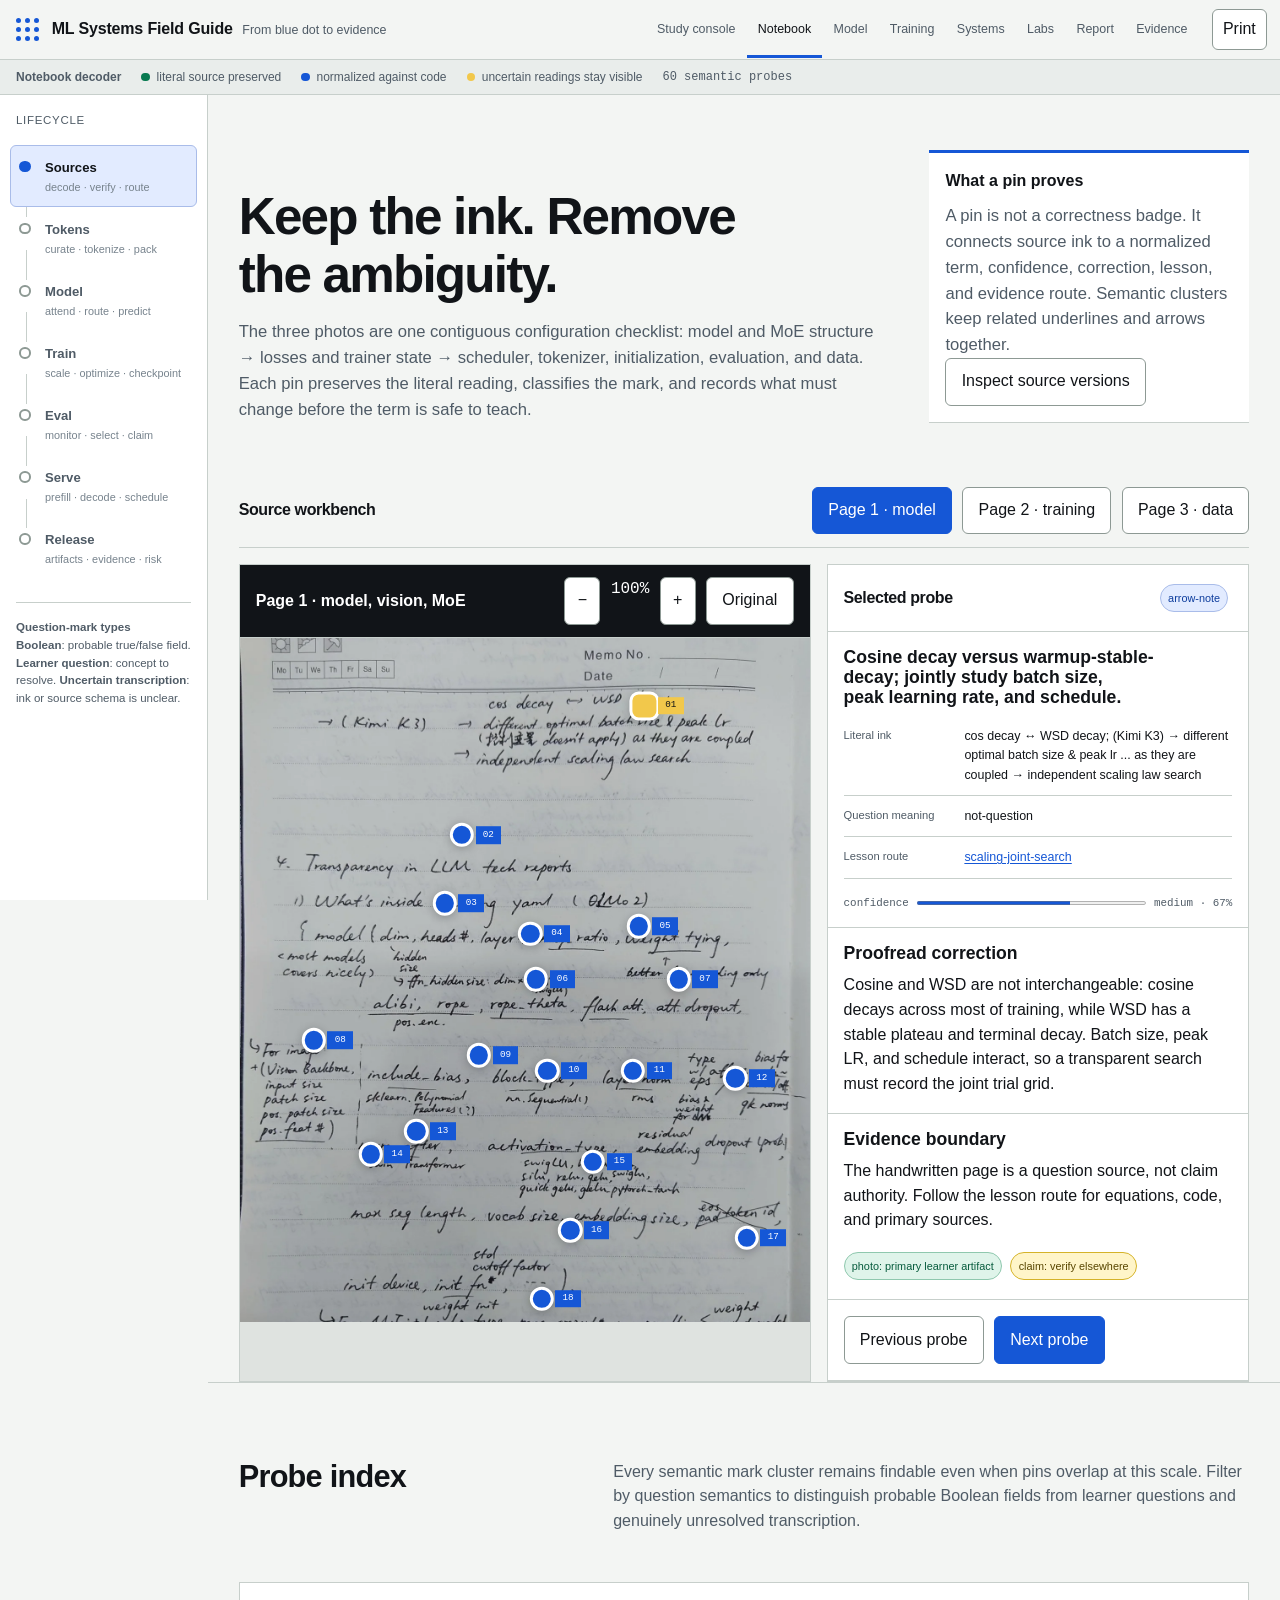
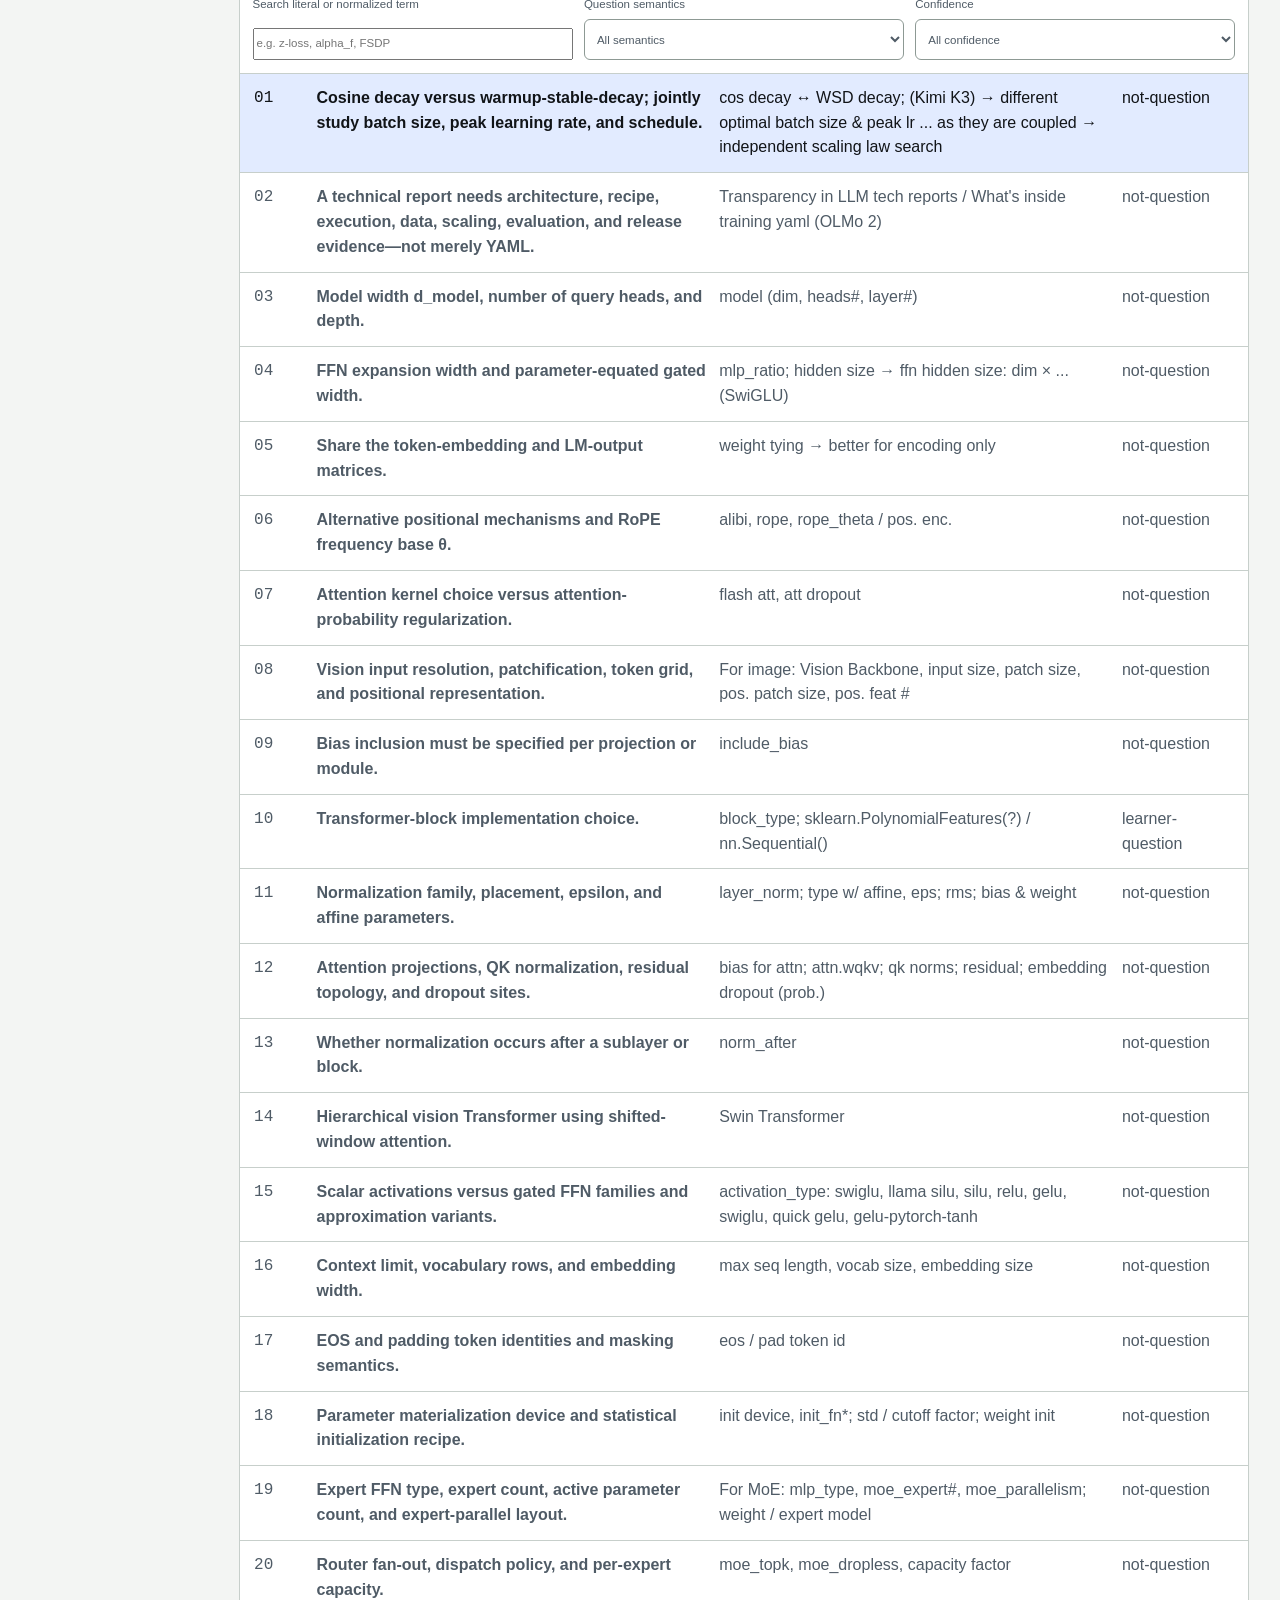
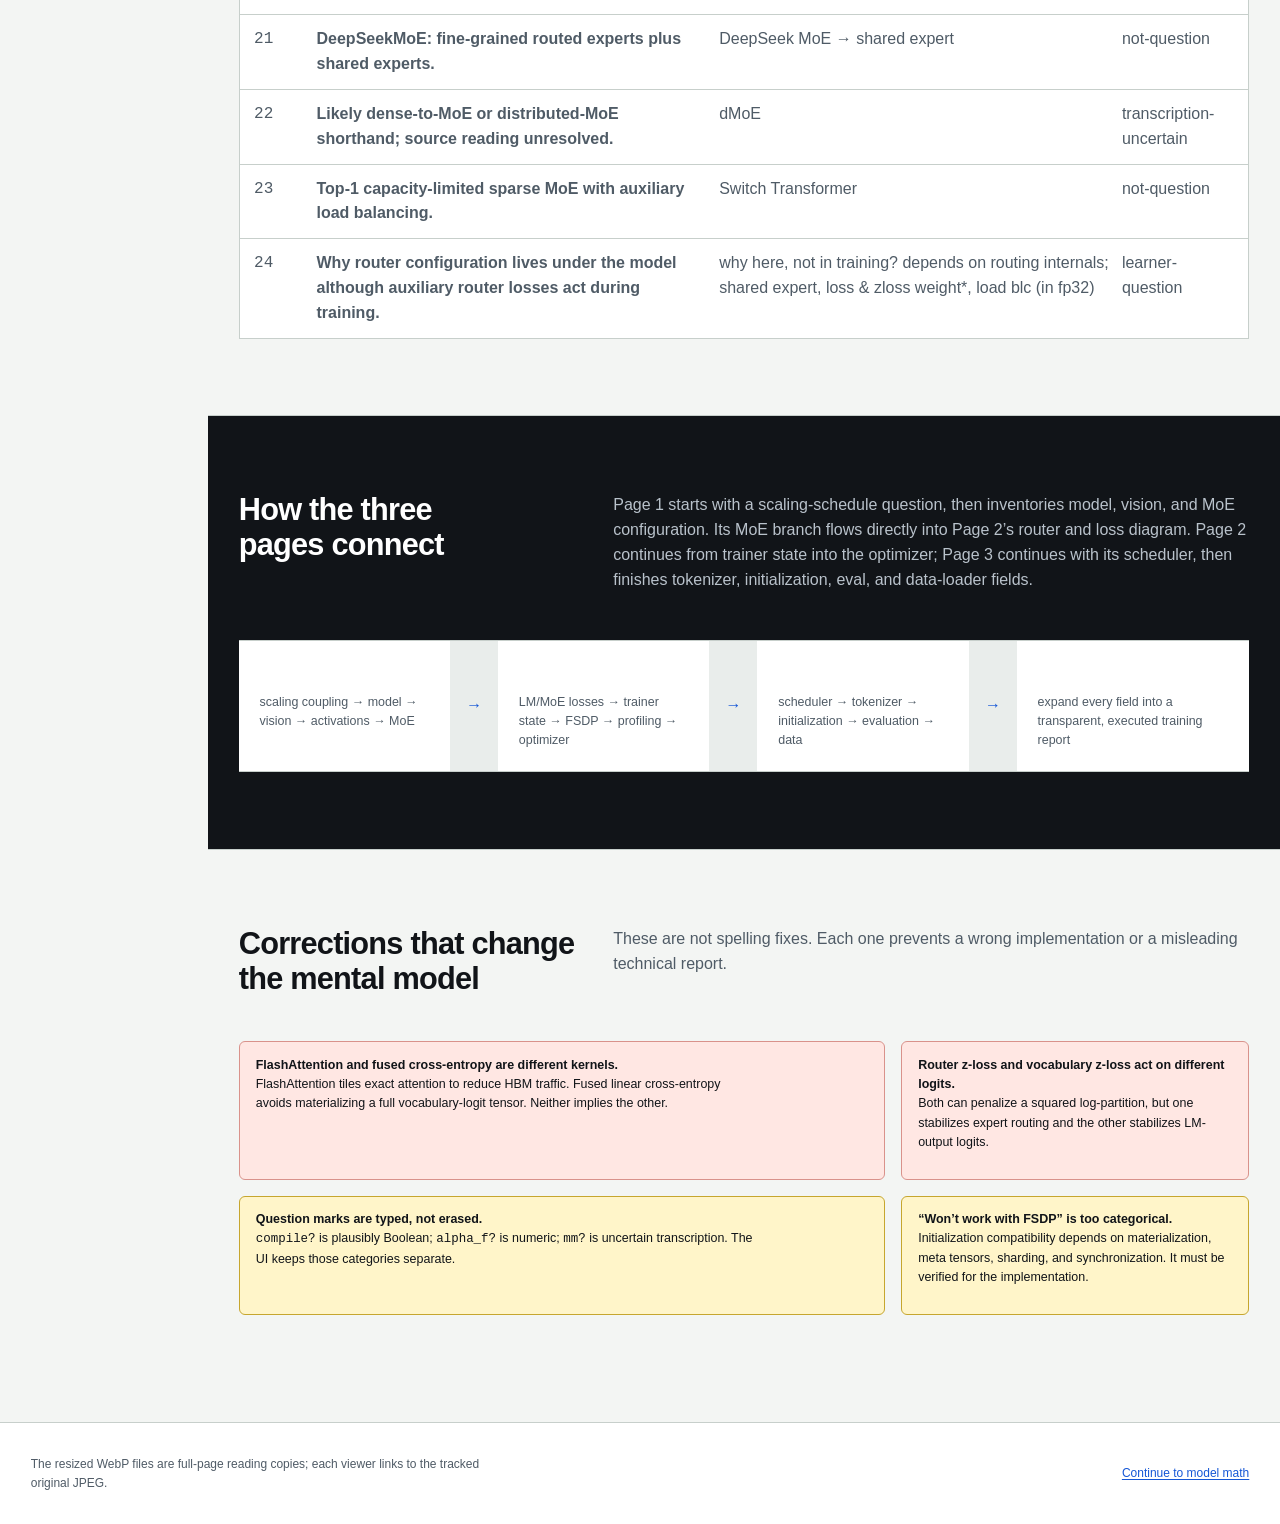
<file: my-knowledge/mlsys-field-guide/notebook.html>
<!doctype html>
<html lang="en">
  <head>
    <meta charset="utf-8" />
    <meta name="viewport" content="width=device-width, initial-scale=1" />
    <meta name="description" content="Proofread the three pivotal ML systems notebook pages, one evidence-linked probe at a time." />
    <title>ML Systems Field Guide — Notebook decoder</title>
    <link rel="stylesheet" href="assets/css/site.css" />
    <script src="assets/js/notebook-probes.js" defer></script>
    <script src="assets/js/site.js" defer></script>
  </head>
  <body>
    <!--
    THESIS: Turn every underline, blue dot, algorithm, and question mark into a typed, confidence-scored probe; refuse to clean the notebook into false certainty.
    OWN-WORLD: The photographed page is the source workbench; cobalt pins, proofread readouts, amber uncertainty, and exact source badges form one debugger grammar.
    STORY: Choose a page, select a marked concept, compare literal and normalized readings, see the correction, then route into math, code, or a lab.
    FIRST VIEWPORT: Utility strip, horizontal lifecycle rail on narrow screens, large uncropped notebook at left, synchronized proofread inspector at right, probe index below.
    FORM: Pipeline Debugger notebook-first composition, approved task-led hybrid, seed f328a503.
    FINISH: unreviewed and undocumented is unfinished; this build ends with the finish review, the verdict, and DESIGN.md
    -->
    <a class="skip-link" href="#main">Skip to the notebook decoder</a>
    <header class="utility-bar">
      <a class="brand" href="index.html" aria-label="ML Systems Field Guide home">
        <span class="brand-mark" aria-hidden="true"><i></i><i></i><i></i><i></i><i></i><i></i><i></i><i></i><i></i></span>
        <span class="brand-copy"><strong>ML Systems Field Guide</strong><span>From blue dot to evidence</span></span>
      </a>
      <nav class="primary-nav" data-primary-nav aria-label="Primary navigation">
        <a href="index.html">Study console</a><a href="notebook.html" aria-current="page">Notebook</a><a href="model.html">Model</a><a href="training.html">Training</a><a href="systems.html">Systems</a><a href="labs.html">Labs</a><a href="report.html">Report</a><a href="sources.html">Evidence</a>
      </nav>
      <div class="utility-actions"><button class="utility-button" type="button" data-print>Print</button><button class="utility-button nav-toggle" type="button" data-nav-toggle aria-expanded="false">Menu</button></div>
    </header>
    <div class="evidence-ribbon">
      <strong>Notebook decoder</strong>
      <span class="status-key status-primary">literal source preserved</span>
      <span class="status-key status-repo">normalized against code</span>
      <span class="status-key status-caution">uncertain readings stay visible</span>
      <span id="probe-count" class="mono">Loading probe manifest…</span>
    </div>

    <div class="app-shell">
      <aside class="lifecycle-rail" aria-label="Learning lifecycle">
        <p class="rail-heading">Lifecycle</p>
        <ol class="rail-list">
          <li><a href="notebook.html" aria-current="step"><span class="rail-dot"></span><span class="rail-label"><strong>Sources</strong><small>decode · verify · route</small></span></a></li>
          <li><a href="training.html#tokens"><span class="rail-dot"></span><span class="rail-label"><strong>Tokens</strong><small>curate · tokenize · pack</small></span></a></li>
          <li><a href="model.html"><span class="rail-dot"></span><span class="rail-label"><strong>Model</strong><small>attend · route · predict</small></span></a></li>
          <li><a href="training.html"><span class="rail-dot"></span><span class="rail-label"><strong>Train</strong><small>scale · optimize · checkpoint</small></span></a></li>
          <li><a href="training.html#eval-gates"><span class="rail-dot"></span><span class="rail-label"><strong>Eval</strong><small>monitor · select · claim</small></span></a></li>
          <li><a href="systems.html#inference"><span class="rail-dot"></span><span class="rail-label"><strong>Serve</strong><small>prefill · decode · schedule</small></span></a></li>
          <li><a href="report.html"><span class="rail-dot"></span><span class="rail-label"><strong>Release</strong><small>artifacts · evidence · risk</small></span></a></li>
        </ol>
        <div class="rail-block"><strong>Question-mark types</strong><p><b>Boolean</b>: probable true/false field. <b>Learner question</b>: concept to resolve. <b>Uncertain transcription</b>: ink or source schema is unclear.</p></div>
      </aside>

      <main class="page-main" id="main">
        <section class="page-lede">
          <div>
            <h1>Keep the ink. Remove the ambiguity.</h1>
            <p>The three photos are one contiguous configuration checklist: model and MoE structure → losses and trainer state → scheduler, tokenizer, initialization, evaluation, and data. Each pin preserves the literal reading, classifies the mark, and records what must change before the term is safe to teach.</p>
          </div>
          <div class="lede-controls">
            <strong>What a pin proves</strong>
            <p>A pin is not a correctness badge. It connects source ink to a normalized term, confidence, correction, lesson, and evidence route. Semantic clusters keep related underlines and arrows together.</p>
            <a class="button" href="sources.html#boundary-title">Inspect source versions</a>
          </div>
        </section>

        <section aria-labelledby="workbench-title">
          <div class="panel-toolbar" style="margin-bottom:1rem">
            <h2 id="workbench-title">Source workbench</h2>
            <div class="button-row" role="group" aria-label="Choose notebook page">
              <button class="button button-primary" type="button" data-page="20260812_174414.JPG" aria-pressed="true">Page 1 · model</button>
              <button class="button" type="button" data-page="20260812_174420.JPG" aria-pressed="false">Page 2 · training</button>
              <button class="button" type="button" data-page="20260812_174430.JPG" aria-pressed="false">Page 3 · data</button>
            </div>
          </div>

          <div class="notebook-workspace">
            <div class="notebook-viewer">
              <div class="panel-toolbar notebook-toolbar" style="padding:.75rem 1rem;background:var(--ink);color:white">
                <h3 id="photo-title">Page 1 · model, vision, MoE</h3>
                <div class="button-row">
                  <button class="utility-button" id="zoom-out" type="button" aria-label="Zoom out">−</button>
                  <output id="zoom-readout" class="mono" for="zoom-out zoom-in">100%</output>
                  <button class="utility-button" id="zoom-in" type="button" aria-label="Zoom in">+</button>
                  <a class="button" id="original-link" href="../20260812_174414.JPG">Original</a>
                </div>
              </div>
              <div style="overflow:auto;max-height:76vh">
                <div class="notebook-canvas" id="notebook-canvas">
                  <img id="notebook-image" src="assets/images/notes/note-1.webp" alt="Upright full notebook page one, covering training YAML, model, vision, activations, and MoE fields." />
                  <div id="probe-pins"></div>
                </div>
              </div>
            </div>

            <aside class="notebook-inspector" aria-labelledby="selected-probe-title">
              <div class="panel-toolbar inspector-section">
                <h2 id="selected-probe-title">Selected probe</h2>
                <span id="selected-mark" class="source-chip is-repo">loading</span>
              </div>
              <div class="inspector-section">
                <h3 id="selected-normalized">Loading manifest…</h3>
                <dl>
                  <div class="field-readout"><dt>Literal ink</dt><dd id="selected-literal">—</dd></div>
                  <div class="field-readout"><dt>Question meaning</dt><dd id="selected-question">—</dd></div>
                  <div class="field-readout"><dt>Lesson route</dt><dd><a id="selected-lesson" href="model.html">—</a></dd></div>
                </dl>
                <div class="confidence-meter"><span>confidence</span><progress id="confidence-progress" max="1" value="0"></progress><output id="confidence-label">—</output></div>
              </div>
              <section class="inspector-section">
                <h3>Proofread correction</h3>
                <p id="selected-correction">—</p>
              </section>
              <section class="inspector-section">
                <h3>Evidence boundary</h3>
                <p id="selected-boundary">The handwritten page is a question source, not claim authority. Follow the lesson route for equations, code, and primary sources.</p>
                <span class="source-chip is-primary">photo: primary learner artifact</span>
                <span class="source-chip is-caution">claim: verify elsewhere</span>
              </section>
              <div class="inspector-section button-row">
                <button class="button" id="previous-probe" type="button">Previous probe</button>
                <button class="button button-primary" id="next-probe" type="button">Next probe</button>
              </div>
            </aside>
          </div>
        </section>

        <section class="section-band" aria-labelledby="index-title">
          <div class="section-heading">
            <h2 id="index-title">Probe index</h2>
            <p>Every semantic mark cluster remains findable even when pins overlap at this scale. Filter by question semantics to distinguish probable Boolean fields from learner questions and genuinely unresolved transcription.</p>
          </div>
          <div class="probe-index">
            <div class="probe-index-controls">
              <label class="control">Search literal or normalized term<input id="probe-search" type="search" placeholder="e.g. z-loss, alpha_f, FSDP" /></label>
              <label class="control">Question semantics<select id="question-filter"><option value="all">All semantics</option><option value="boolean">Boolean notation</option><option value="learner-question">Learner question</option><option value="transcription-uncertain">Uncertain transcription</option><option value="not-question">Not a question</option></select></label>
              <label class="control">Confidence<select id="confidence-filter"><option value="all">All confidence</option><option value="high">High</option><option value="medium">Medium</option><option value="low">Low</option></select></label>
            </div>
            <ol class="probe-list" id="probe-list" aria-live="polite"></ol>
          </div>
        </section>

        <section class="section-band is-dark" aria-labelledby="continuity-title">
          <div class="section-heading">
            <h2 id="continuity-title">How the three pages connect</h2>
            <p>Page 1 starts with a scaling-schedule question, then inventories model, vision, and MoE configuration. Its MoE branch flows directly into Page 2’s router and loss diagram. Page 2 continues from trainer state into the optimizer; Page 3 continues with its scheduler, then finishes tokenizer, initialization, eval, and data-loader fields.</p>
          </div>
          <div class="study-path">
            <article class="path-stage"><strong>Page 1</strong><span>scaling coupling → model → vision → activations → MoE</span></article><div class="path-connector">→</div>
            <article class="path-stage"><strong>Page 2</strong><span>LM/MoE losses → trainer state → FSDP → profiling → optimizer</span></article><div class="path-connector">→</div>
            <article class="path-stage"><strong>Page 3</strong><span>scheduler → tokenizer → initialization → evaluation → data</span></article><div class="path-connector">→</div>
            <article class="path-stage"><strong>Capstone</strong><span>expand every field into a transparent, executed training report</span></article>
          </div>
        </section>

        <section class="section-band" aria-labelledby="unsafe-title">
          <div class="section-heading"><h2 id="unsafe-title">Corrections that change the mental model</h2><p>These are not spelling fixes. Each one prevents a wrong implementation or a misleading technical report.</p></div>
          <div class="workbench-grid">
            <div class="correction-box"><strong>FlashAttention and fused cross-entropy are different kernels.</strong><p>FlashAttention tiles exact attention to reduce HBM traffic. Fused linear cross-entropy avoids materializing a full vocabulary-logit tensor. Neither implies the other.</p></div>
            <div class="correction-box"><strong>Router z-loss and vocabulary z-loss act on different logits.</strong><p>Both can penalize a squared log-partition, but one stabilizes expert routing and the other stabilizes LM-output logits.</p></div>
            <div class="caution-box"><strong>Question marks are typed, not erased.</strong><p><code>compile?</code> is plausibly Boolean; <code>alpha_f?</code> is numeric; <code>mm?</code> is uncertain transcription. The UI keeps those categories separate.</p></div>
            <div class="caution-box"><strong>“Won’t work with FSDP” is too categorical.</strong><p>Initialization compatibility depends on materialization, meta tensors, sharding, and synchronization. It must be verified for the implementation.</p></div>
          </div>
        </section>
      </main>
    </div>

    <footer class="site-footer"><p>The resized WebP files are full-page reading copies; each viewer links to the tracked original JPEG.</p><p><a href="model.html">Continue to model math</a></p></footer>

    <script>
      window.addEventListener('DOMContentLoaded', () => {
        const records = Array.isArray(window.NOTEBOOK_PROBES) ? window.NOTEBOOK_PROBES : [];
        const pages = {
          '20260812_174414.JPG': { image: 'assets/images/notes/note-1.webp', original: '../20260812_174414.JPG', title: 'Page 1 · model, vision, MoE', alt: 'Upright full notebook page one, covering scaling, training YAML, model, vision, activations, and MoE fields.' },
          '20260812_174420.JPG': { image: 'assets/images/notes/note-2.webp', original: '../20260812_174420.JPG', title: 'Page 2 · losses, trainer, optimizer', alt: 'Upright full notebook page two, covering LM and MoE losses, trainer state, FSDP, profiling, and optimizer fields.' },
          '20260812_174430.JPG': { image: 'assets/images/notes/note-3.webp', original: '../20260812_174430.JPG', title: 'Page 3 · scheduler, tokenizer, eval, data', alt: 'Upright full notebook page three, covering scheduler, tokenizer, initialization, evaluation, and data-loader fields.' }
        };
        const routes = {
          model: 'model.html', position: 'model.html#rope', attention: 'model.html#attention', moe: 'model.html#moe', activation: 'model.html#activations', normalization: 'model.html#transformer', ffn: 'model.html#activations', vision: 'model.html#rope', weight: 'model.html#transformer', initialization: 'training.html#recipe', token: 'training.html#tokens', tokenizer: 'training.html#tokens', data: 'training.html#data', scheduler: 'training.html#recipe', optimizer: 'training.html#recipe', batch: 'training.html#recipe', checkpoint: 'training.html#phases', resume: 'training.html#phases', evaluation: 'training.html#eval-gates', training: 'training.html', run: 'training.html', scaling: 'training.html#scaling', profiling: 'systems.html#profiler', fsdp: 'systems.html#parallelism', distributed: 'systems.html#parallelism', kernel: 'systems.html#profiler', preemption: 'systems.html#parallelism', multimodal: 'model.html#rope', projection: 'model.html#transformer', special: 'training.html#tokens'
        };
        const coords = {
          '20260812_174414.JPG': [[71,9],[39,26],[36,35],[51,39],[70,38],[52,45],[77,45],[13,53],[42,55],[54,57],[69,57],[87,58],[31,65],[23,68],[62,69],[58,78],[89,79],[53,87],[49,93],[54,97],[23,96],[34,97],[88,96],[8,96]],
          '20260812_174420.JPG': [[44,8],[48,13],[48,19],[33,27],[20,32],[48,35],[61,38],[63,44],[63,49],[62,55],[60,60],[66,65],[42,70],[50,74],[53,78],[58,82],[66,87],[62,92],[67,96],[70,98],[52,99]],
          '20260812_174430.JPG': [[42,8],[61,13],[78,18],[50,23],[68,27],[31,31],[54,36],[42,45],[75,50],[45,61],[48,72],[70,78],[72,84],[70,90],[57,96]]
        };
        Object.keys(pages).forEach((page) => {
          const recordCount = records.filter((record) => record.page === page).length;
          const coordinateCount = (coords[page] || []).length;
          if (recordCount !== coordinateCount) throw new Error('Notebook probe coordinate mismatch for ' + page + ': ' + recordCount + ' records, ' + coordinateCount + ' coordinates');
        });
        const confidenceValue = { high: 0.94, medium: 0.67, low: 0.35 };
        let currentPage = '20260812_174414.JPG';
        let selected = 0;
        let zoom = 1;
        const image = document.getElementById('notebook-image');
        const canvas = document.getElementById('notebook-canvas');
        const pins = document.getElementById('probe-pins');
        const list = document.getElementById('probe-list');
        const search = document.getElementById('probe-search');
        const questionFilter = document.getElementById('question-filter');
        const confidenceFilter = document.getElementById('confidence-filter');
        document.getElementById('probe-count').textContent = records.length + ' semantic probes';

        function pageRecords() { return records.filter((record) => record.page === currentPage); }
        function lessonHref(id) {
          const prefix = Object.keys(routes).find((key) => id.startsWith(key) || id.includes(key));
          return routes[prefix] || 'labs.html';
        }
        function renderPins() {
          pins.innerHTML = '';
          pageRecords().forEach((record, index) => {
            const point = (coords[currentPage] || [])[index] || [82, 8 + (index * 84 / Math.max(1, pageRecords().length - 1))];
            const button = document.createElement('button');
            button.className = 'probe-pin';
            button.type = 'button';
            button.style.left = point[0] + '%';
            button.style.top = point[1] + '%';
            button.dataset.index = String(index + 1).padStart(2, '0');
            button.setAttribute('aria-label', 'Probe ' + (index + 1) + ': ' + record.normalized);
            button.setAttribute('aria-pressed', String(index === selected));
            button.addEventListener('click', () => selectProbe(index));
            pins.append(button);
          });
        }
        function renderList() {
          const query = search.value.trim().toLowerCase();
          const qSem = questionFilter.value;
          const conf = confidenceFilter.value;
          list.innerHTML = '';
          pageRecords().forEach((record, index) => {
            const haystack = (record.literal + ' ' + record.normalized + ' ' + record.correction).toLowerCase();
            if (query && !haystack.includes(query)) return;
            if (qSem !== 'all' && record.question_semantics !== qSem) return;
            if (conf !== 'all' && record.confidence !== conf) return;
            const item = document.createElement('li');
            const button = document.createElement('button');
            button.className = 'probe-button';
            button.type = 'button';
            button.setAttribute('aria-pressed', String(index === selected));
            button.innerHTML = '<span class="mono">' + String(index + 1).padStart(2, '0') + '</span><span><strong>' + escapeHtml(record.normalized) + '</strong></span><span>' + escapeHtml(record.literal) + '</span><span>' + escapeHtml(record.question_semantics) + '</span>';
            button.addEventListener('click', () => selectProbe(index));
            item.append(button); list.append(item);
          });
          if (!list.children.length) list.innerHTML = '<li style="padding:1rem">No probes match these filters. Clear a filter to recover the full page.</li>';
        }
        function escapeHtml(value) {
          return String(value).replace(/[&<>'"]/g, (char) => ({'&':'&amp;','<':'&lt;','>':'&gt;',"'":'&#39;','"':'&quot;'}[char]));
        }
        function selectProbe(index) {
          const available = pageRecords(); if (!available.length) return;
          selected = (index + available.length) % available.length;
          const record = available[selected];
          document.getElementById('selected-mark').textContent = record.mark_type;
          document.getElementById('selected-normalized').textContent = record.normalized;
          document.getElementById('selected-literal').textContent = record.literal;
          document.getElementById('selected-question').textContent = record.question_semantics;
          document.getElementById('selected-correction').textContent = record.correction;
          const lesson = document.getElementById('selected-lesson');
          lesson.textContent = record.lesson_id; lesson.href = lessonHref(record.lesson_id);
          const value = confidenceValue[record.confidence] || 0.5;
          document.getElementById('confidence-progress').value = value;
          document.getElementById('confidence-label').textContent = record.confidence + ' · ' + Math.round(value * 100) + '%';
          renderPins(); renderList();
        }
        function setPage(page) {
          currentPage = page; selected = 0; zoom = 1;
          const meta = pages[page]; image.src = meta.image; image.alt = meta.alt;
          document.getElementById('photo-title').textContent = meta.title;
          const original = document.getElementById('original-link'); original.href = meta.original;
          canvas.style.transform = 'scale(1)'; document.getElementById('zoom-readout').textContent = '100%';
          document.querySelectorAll('[data-page]').forEach((button) => {
            const pressed = button.dataset.page === page;
            button.setAttribute('aria-pressed', String(pressed));
            button.classList.toggle('button-primary', pressed);
          });
          selectProbe(0);
        }
        document.querySelectorAll('[data-page]').forEach((button) => button.addEventListener('click', () => setPage(button.dataset.page)));
        document.getElementById('previous-probe').addEventListener('click', () => selectProbe(selected - 1));
        document.getElementById('next-probe').addEventListener('click', () => selectProbe(selected + 1));
        [search, questionFilter, confidenceFilter].forEach((control) => control.addEventListener('input', renderList));
        document.getElementById('zoom-in').addEventListener('click', () => { zoom = Math.min(1.75, zoom + 0.15); canvas.style.transform = 'scale(' + zoom + ')'; document.getElementById('zoom-readout').textContent = Math.round(zoom * 100) + '%'; });
        document.getElementById('zoom-out').addEventListener('click', () => { zoom = Math.max(0.7, zoom - 0.15); canvas.style.transform = 'scale(' + zoom + ')'; document.getElementById('zoom-readout').textContent = Math.round(zoom * 100) + '%'; });
        setPage(currentPage);
      });
    </script>
  </body>
</html>
</file>
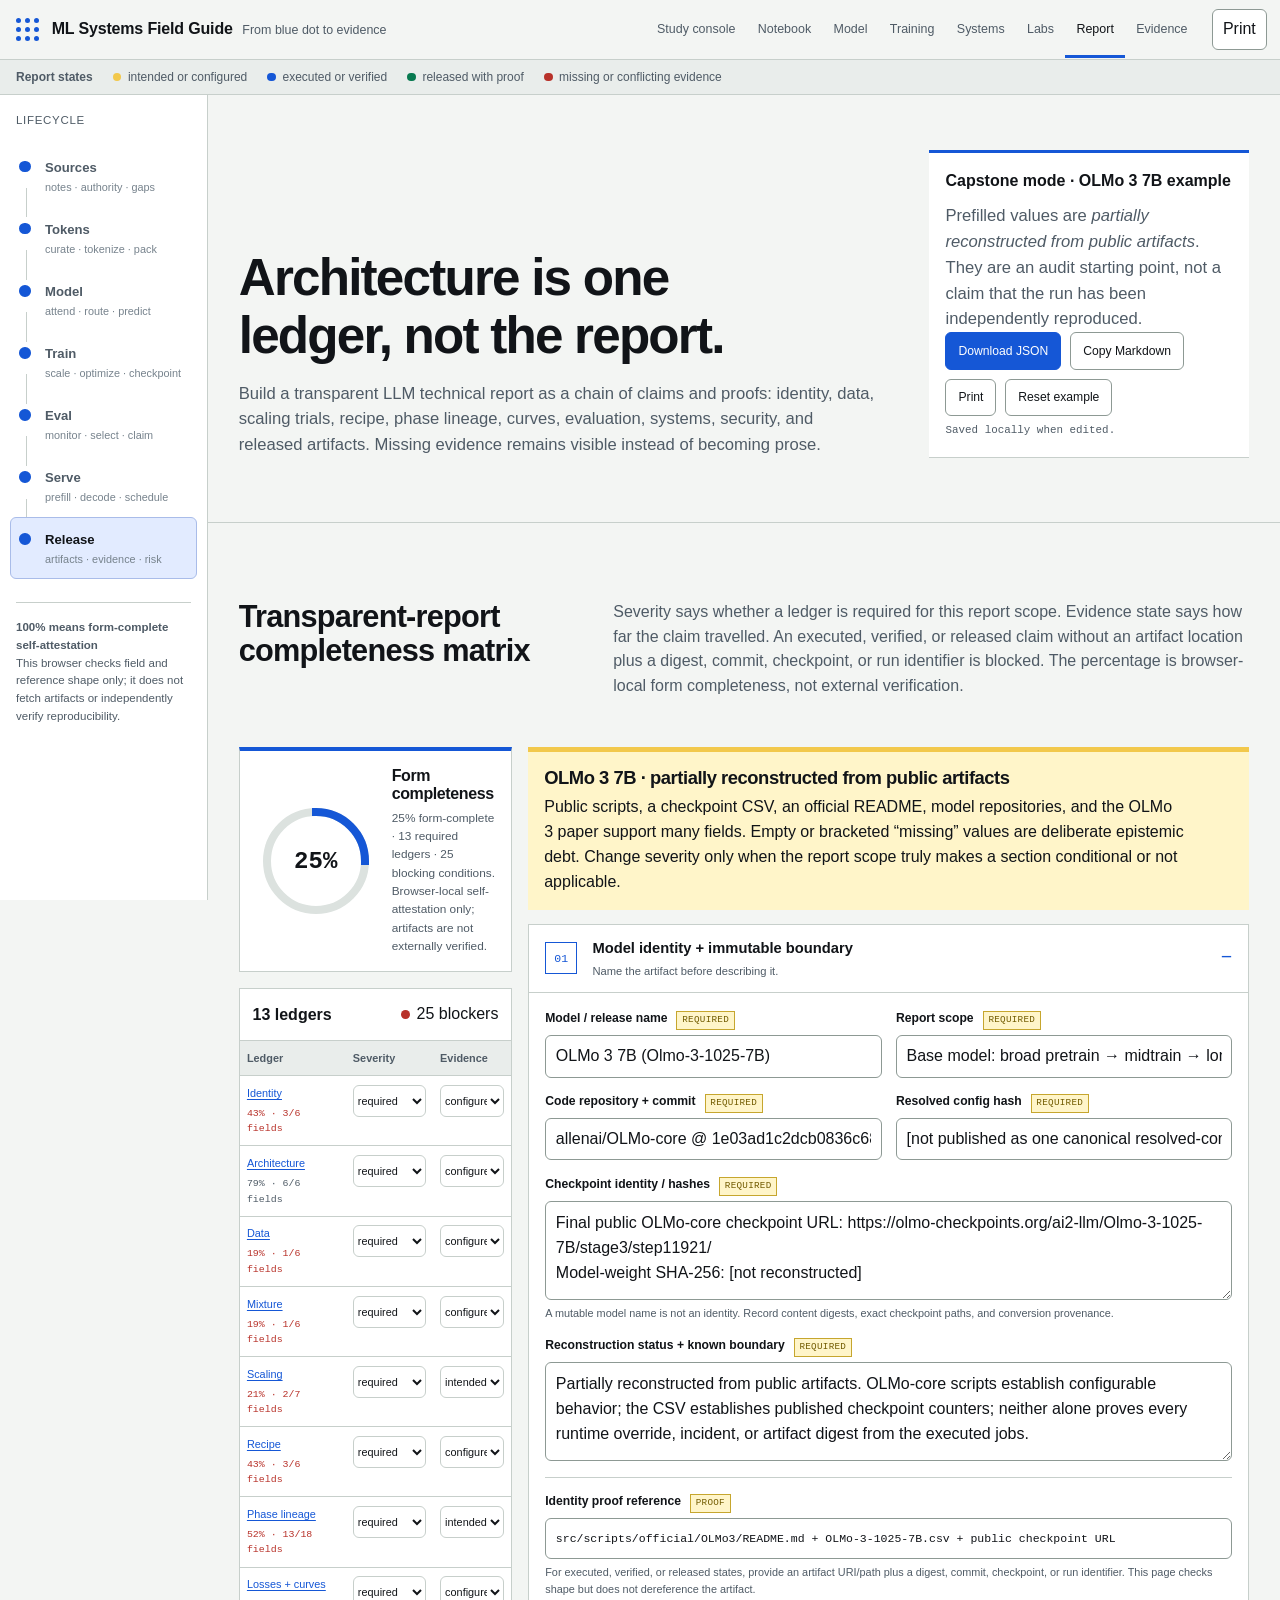
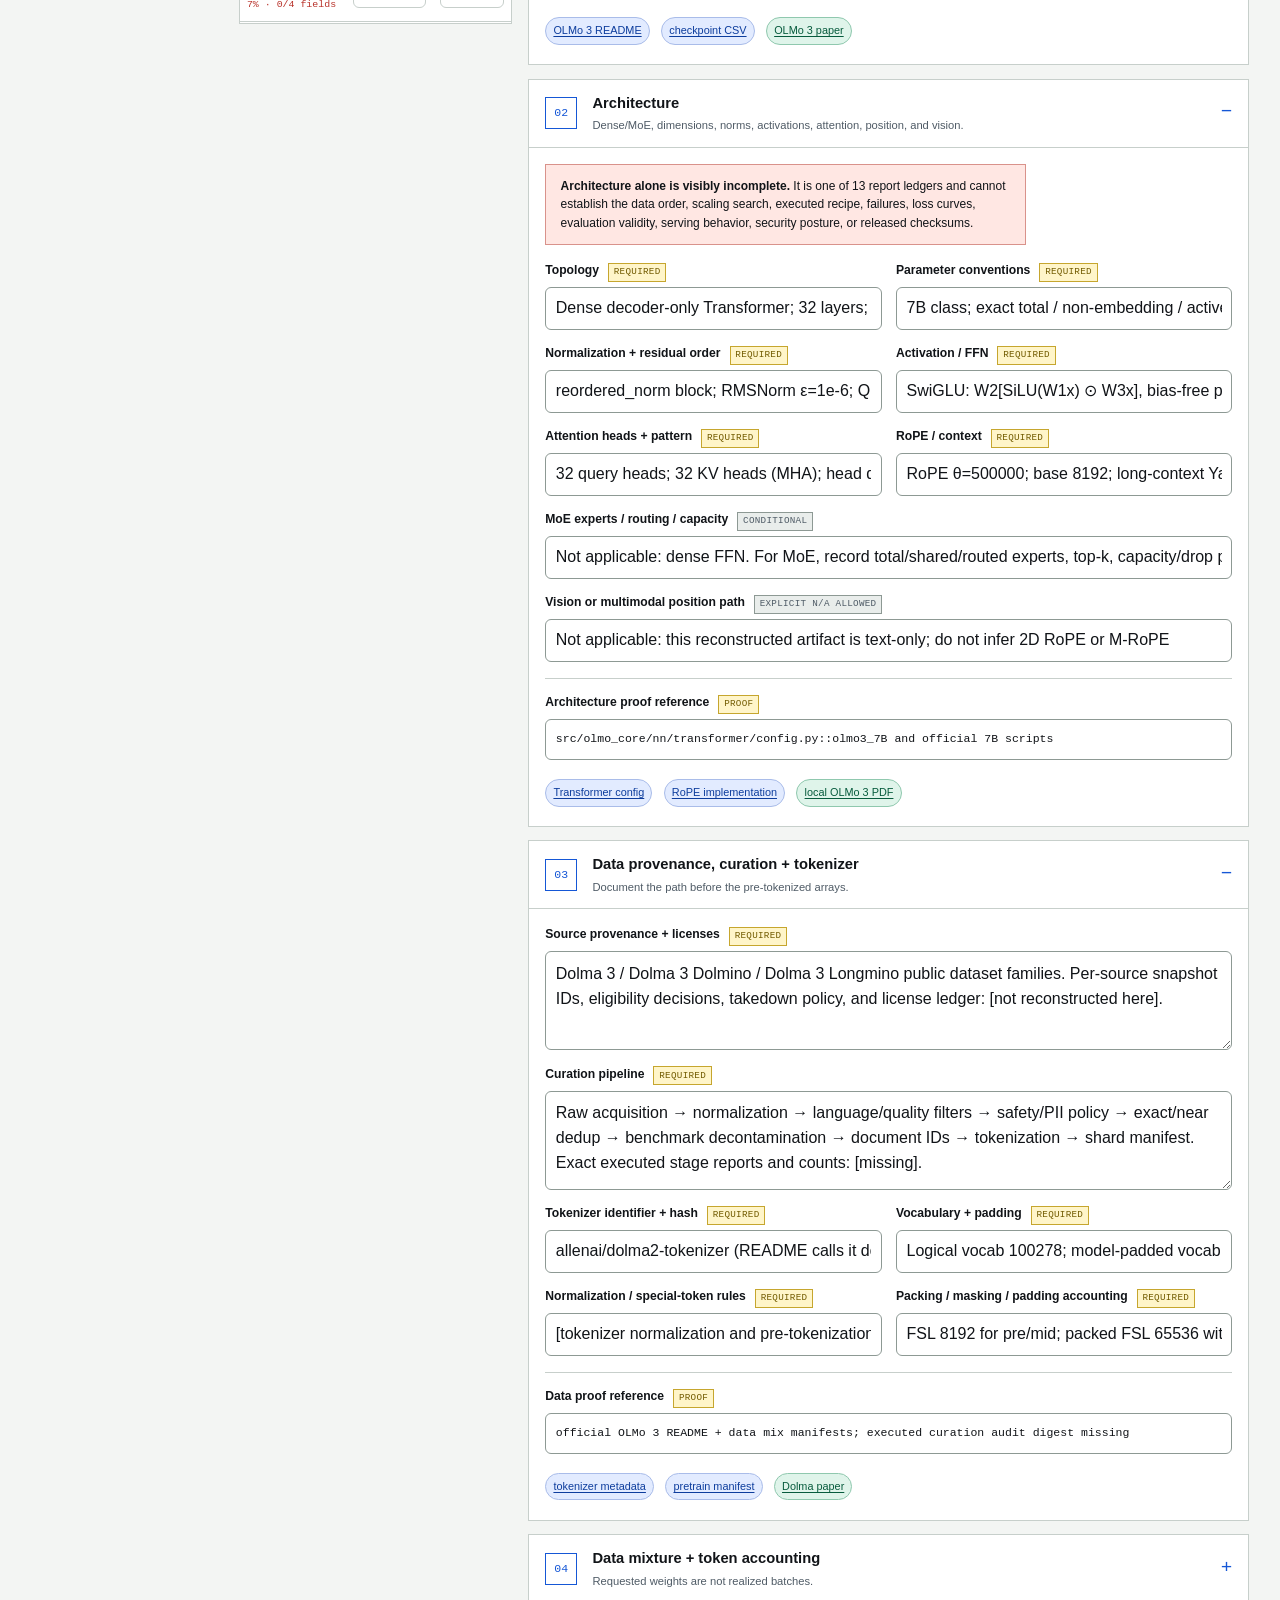
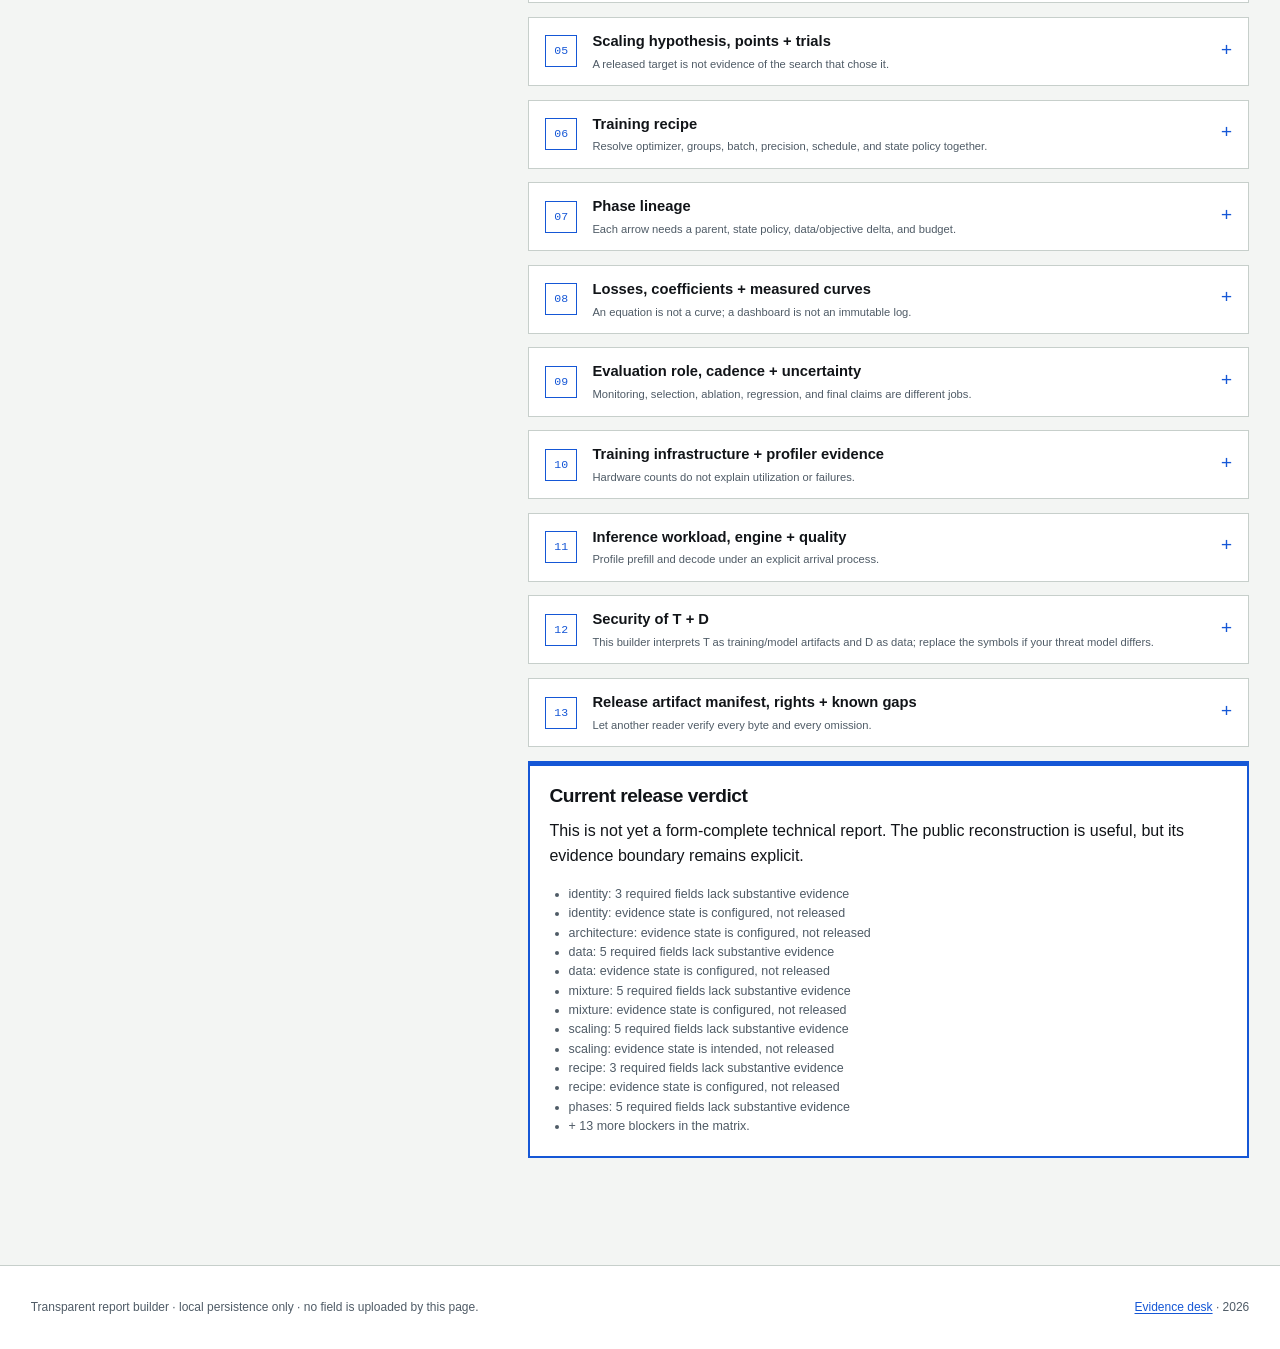
<file: my-knowledge/mlsys-field-guide/report.html>
<!doctype html>
<html lang="en">
  <head>
    <meta charset="utf-8" />
    <meta name="viewport" content="width=device-width, initial-scale=1" />
    <meta
      name="description"
      content="An interactive evidence ledger for writing a transparent LLM technical report, with a partially reconstructed OLMo 3 7B example."
    />
    <title>ML Systems Field Guide — Transparent report builder</title>
    <link rel="stylesheet" href="assets/css/site.css" />
    <script src="assets/js/site.js" defer></script>
    <style>
      .report-actions {
        display: flex;
        flex-wrap: wrap;
        gap: 0.55rem;
        align-items: center;
      }

      .report-actions .button {
        min-height: 2.35rem;
        padding: 0.5rem 0.75rem;
        font-size: 0.76rem;
      }

      .persist-status {
        min-height: 1.2rem;
        color: var(--muted);
        font-family: var(--font-mono);
        font-size: 0.68rem;
      }

      .audit-layout {
        display: grid;
        grid-template-columns: minmax(17rem, 0.55fr) minmax(0, 1.45fr);
        gap: 1rem;
        align-items: start;
      }

      .audit-sidebar {
        position: sticky;
        top: 6.8rem;
        display: grid;
        gap: 1rem;
      }

      .score-panel {
        display: grid;
        grid-template-columns: 7.5rem minmax(0, 1fr);
        gap: 1rem;
        align-items: center;
        padding: 1rem;
        border: 1px solid var(--rule);
        border-top: 4px solid var(--probe);
        background: var(--surface);
      }

      .score-graphic {
        position: relative;
        display: grid;
        place-items: center;
        width: 7.5rem;
        height: 7.5rem;
      }

      .score-graphic svg {
        position: absolute;
        inset: 0;
        width: 100%;
        height: 100%;
        transform: rotate(-90deg);
      }

      .score-track,
      .score-progress {
        fill: none;
        stroke-width: 8;
      }

      .score-track {
        stroke: var(--surface-3);
      }

      .score-progress {
        stroke: var(--probe);
        stroke-linecap: square;
        transition: stroke-dashoffset 180ms ease;
      }

      .score-value {
        position: relative;
        z-index: 1;
        font-family: var(--font-mono);
        font-size: 1.5rem;
      }

      .score-copy h2 {
        margin-bottom: 0.35rem;
        font-size: 1rem;
      }

      .score-copy p {
        margin: 0;
        color: var(--muted);
        font-size: 0.74rem;
      }

      .matrix-panel {
        max-height: calc(100vh - 16.5rem);
        overflow: auto;
        border: 1px solid var(--rule);
        background: var(--surface);
      }

      .matrix-panel .panel-toolbar {
        position: sticky;
        z-index: 2;
        top: 0;
        padding: 0.8rem;
        background: var(--surface);
      }

      .matrix-table {
        width: 100%;
        border-collapse: collapse;
      }

      .matrix-table th,
      .matrix-table td {
        padding: 0.55rem 0.45rem;
        border-bottom: 1px solid var(--rule);
        text-align: left;
        vertical-align: top;
        font-size: 0.68rem;
      }

      .matrix-table th {
        color: var(--muted);
        background: var(--surface-2);
      }

      .matrix-table select {
        width: 100%;
        min-height: 2rem;
        border: 1px solid var(--rule);
        border-radius: var(--radius-sm);
        background: var(--surface);
        font-size: 0.68rem;
      }

      .matrix-state {
        display: block;
        margin-top: 0.25rem;
        color: var(--muted);
        font-family: var(--font-mono);
        font-size: 0.62rem;
      }

      .matrix-state.is-blocked {
        color: var(--red);
      }

      .ledger-stack {
        display: grid;
        gap: 0.85rem;
      }

      .reconstruction-banner {
        padding: 1rem;
        border: 2px solid var(--amber-deep);
        border-top: 5px solid var(--amber);
        background: var(--amber-soft);
      }

      .reconstruction-banner h2 {
        margin-bottom: 0.4rem;
        font-size: 1.15rem;
      }

      .reconstruction-banner p:last-child {
        margin-bottom: 0;
      }

      .ledger-section {
        border: 1px solid var(--rule);
        background: var(--surface);
      }

      .ledger-section > summary {
        display: grid;
        grid-template-columns: 2.2rem minmax(0, 1fr) auto;
        gap: 0.75rem;
        align-items: center;
        min-height: 4rem;
        padding: 0.75rem 1rem;
        cursor: pointer;
        list-style: none;
      }

      .ledger-section > summary::-webkit-details-marker {
        display: none;
      }

      .ledger-section > summary::after {
        content: "+";
        color: var(--probe);
        font-family: var(--font-mono);
        font-size: 1.2rem;
      }

      .ledger-section[open] > summary::after {
        content: "−";
      }

      .ledger-index {
        display: grid;
        place-items: center;
        width: 2rem;
        height: 2rem;
        border: 1px solid var(--probe);
        color: var(--probe);
        font-family: var(--font-mono);
        font-size: 0.72rem;
      }

      .ledger-title strong,
      .ledger-title small {
        display: block;
      }

      .ledger-title strong {
        font-size: 0.92rem;
      }

      .ledger-title small {
        margin-top: 0.18rem;
        color: var(--muted);
        font-size: 0.7rem;
      }

      .ledger-body {
        padding: 1rem;
        border-top: 1px solid var(--rule);
      }

      .ledger-grid {
        display: grid;
        grid-template-columns: repeat(2, minmax(0, 1fr));
        gap: 0.9rem;
      }

      .ledger-field {
        display: grid;
        gap: 0.32rem;
        align-content: start;
      }

      .ledger-field.wide {
        grid-column: 1 / -1;
      }

      .ledger-field > span:first-child {
        font-size: 0.76rem;
        font-weight: 650;
      }

      .required-flag,
      .conditional-flag {
        display: inline-block;
        margin-left: 0.35rem;
        padding: 0.08rem 0.3rem;
        border: 1px solid #c6a62e;
        color: #725b00;
        background: var(--amber-soft);
        font-family: var(--font-mono);
        font-size: 0.58rem;
        font-weight: 500;
        letter-spacing: 0.03em;
        text-transform: uppercase;
      }

      .conditional-flag {
        border-color: var(--rule-strong);
        color: var(--muted);
        background: var(--surface-2);
      }

      .ledger-field input,
      .ledger-field select,
      .ledger-field textarea {
        width: 100%;
        border: 1px solid var(--rule-strong);
        border-radius: var(--radius-sm);
        background: var(--surface);
      }

      .ledger-field input,
      .ledger-field select {
        min-height: 2.55rem;
        padding: 0.5rem 0.6rem;
      }

      .ledger-field textarea {
        min-height: 6.2rem;
        padding: 0.6rem;
        resize: vertical;
      }

      .field-help {
        margin: 0;
        color: var(--muted);
        font-size: 0.68rem;
      }

      .proof-field {
        margin-top: 1rem;
        padding-top: 0.9rem;
        border-top: 1px solid var(--rule);
      }

      .proof-field input {
        font-family: var(--font-mono);
        font-size: 0.72rem;
      }

      .source-strip {
        display: flex;
        flex-wrap: wrap;
        gap: 0.45rem;
        margin-top: 1rem;
      }

      .architecture-warning {
        margin: 0 0 1rem;
        padding: 0.75rem 0.9rem;
        border: 1px solid #d9928b;
        background: var(--red-soft);
        font-size: 0.75rem;
      }

      .token-reconciliation {
        width: 100%;
        margin-bottom: 1rem;
        border-collapse: collapse;
      }

      .token-reconciliation th,
      .token-reconciliation td {
        padding: 0.6rem;
        border: 1px solid var(--rule);
        text-align: left;
        vertical-align: top;
        font-size: 0.72rem;
      }

      .token-reconciliation th {
        color: var(--muted);
        background: var(--surface-2);
      }

      .token-reconciliation td:nth-child(n + 2) {
        font-family: var(--font-mono);
      }

      .conflict-note {
        padding: 0.85rem 1rem;
        border: 2px solid var(--red);
        border-top-width: 5px;
        background: var(--red-soft);
        font-size: 0.75rem;
      }

      .phase-row {
        grid-column: 1 / -1;
        display: grid;
        grid-template-columns: 8.2rem repeat(3, minmax(0, 1fr));
        gap: 0.45rem;
        padding: 0.7rem;
        border: 1px solid var(--rule);
        background: var(--surface-2);
      }

      .phase-row > strong {
        align-self: center;
        font-size: 0.75rem;
      }

      .phase-row label {
        display: grid;
        gap: 0.25rem;
        color: var(--muted);
        font-size: 0.62rem;
      }

      .phase-row input {
        min-width: 0;
        min-height: 2.35rem;
        padding: 0.45rem;
        border: 1px solid var(--rule-strong);
        border-radius: var(--radius-sm);
        background: var(--surface);
        font-size: 0.68rem;
      }

      .report-verdict {
        padding: 1.2rem;
        border: 2px solid var(--probe);
        border-top-width: 5px;
        background: var(--surface);
      }

      .report-verdict h2 {
        font-size: 1.2rem;
      }

      .report-verdict ul {
        margin-bottom: 0;
        padding-left: 1.2rem;
        color: var(--muted);
        font-size: 0.78rem;
      }

      @media (max-width: 1180px) {
        .audit-layout {
          grid-template-columns: 1fr;
        }

        .audit-sidebar {
          position: static;
        }

        .matrix-panel {
          max-height: none;
        }
      }

      @media (max-width: 720px) {
        .score-panel,
        .ledger-grid,
        .phase-row {
          grid-template-columns: 1fr;
        }

        .score-graphic {
          width: 6.5rem;
          height: 6.5rem;
        }

        .ledger-section > summary {
          grid-template-columns: 2rem minmax(0, 1fr) auto;
          padding-right: 0.75rem;
          padding-left: 0.75rem;
        }
      }

      @media print {
        .audit-sidebar {
          position: static;
        }

        .report-actions,
        .utility-actions,
        .matrix-table select {
          display: none;
        }

        .ledger-section:not([open]) > .ledger-body {
          display: block;
        }
      }
    </style>
  </head>
  <body>
    <a class="skip-link" href="#main">Skip to the report ledger</a>
    <header class="utility-bar">
      <a class="brand" href="index.html" aria-label="ML Systems Field Guide home">
        <span class="brand-mark" aria-hidden="true">
          <i></i><i></i><i></i><i></i><i></i><i></i><i></i><i></i><i></i>
        </span>
        <span class="brand-copy">
          <strong>ML Systems Field Guide</strong>
          <span>From blue dot to evidence</span>
        </span>
      </a>
      <nav class="primary-nav" data-primary-nav aria-label="Primary navigation">
        <a href="index.html">Study console</a>
        <a href="notebook.html">Notebook</a>
        <a href="model.html">Model</a>
        <a href="training.html">Training</a>
        <a href="systems.html">Systems</a>
        <a href="labs.html">Labs</a>
        <a href="report.html" aria-current="page">Report</a>
        <a href="sources.html">Evidence</a>
      </nav>
      <div class="utility-actions">
        <button class="utility-button" type="button" data-print>Print</button>
        <button
          class="utility-button nav-toggle"
          type="button"
          data-nav-toggle
          aria-expanded="false"
          aria-label="Toggle navigation"
        >Menu</button>
      </div>
    </header>

    <div class="evidence-ribbon" role="note" aria-label="Evidence legend">
      <strong>Report states</strong>
      <span class="status-key status-caution">intended or configured</span>
      <span class="status-key status-repo">executed or verified</span>
      <span class="status-key status-primary">released with proof</span>
      <span class="status-key status-contradiction">missing or conflicting evidence</span>
    </div>

    <div class="app-shell">
      <aside class="lifecycle-rail" aria-label="Learning lifecycle">
        <p class="rail-heading">Lifecycle</p>
        <ol class="rail-list">
          <li class="is-complete"><a href="notebook.html"><span class="rail-dot" aria-hidden="true"></span><span class="rail-label"><strong>Sources</strong><small>notes · authority · gaps</small></span></a></li>
          <li class="is-complete"><a href="training.html#tokens"><span class="rail-dot" aria-hidden="true"></span><span class="rail-label"><strong>Tokens</strong><small>curate · tokenize · pack</small></span></a></li>
          <li class="is-complete"><a href="model.html"><span class="rail-dot" aria-hidden="true"></span><span class="rail-label"><strong>Model</strong><small>attend · route · predict</small></span></a></li>
          <li class="is-complete"><a href="training.html"><span class="rail-dot" aria-hidden="true"></span><span class="rail-label"><strong>Train</strong><small>scale · optimize · checkpoint</small></span></a></li>
          <li class="is-complete"><a href="training.html#eval-gates"><span class="rail-dot" aria-hidden="true"></span><span class="rail-label"><strong>Eval</strong><small>monitor · select · claim</small></span></a></li>
          <li class="is-complete"><a href="systems.html#inference"><span class="rail-dot" aria-hidden="true"></span><span class="rail-label"><strong>Serve</strong><small>prefill · decode · schedule</small></span></a></li>
          <li><a href="report.html" aria-current="step"><span class="rail-dot" aria-hidden="true"></span><span class="rail-label"><strong>Release</strong><small>artifacts · evidence · risk</small></span></a></li>
        </ol>
        <div class="rail-block">
          <strong>100% means form-complete self-attestation</strong>
          <p>This browser checks field and reference shape only; it does not fetch artifacts or independently verify reproducibility.</p>
        </div>
      </aside>

      <main class="page-main" id="main">
        <section class="page-lede" aria-labelledby="page-title">
          <div>
            <h1 id="page-title">Architecture is one ledger, not the report.</h1>
            <p>
              Build a transparent LLM technical report as a chain of claims and proofs: identity,
              data, scaling trials, recipe, phase lineage, curves, evaluation, systems, security,
              and released artifacts. Missing evidence remains visible instead of becoming prose.
            </p>
          </div>
          <div class="lede-controls">
            <strong>Capstone mode · OLMo 3 7B example</strong>
            <p>Prefilled values are <em>partially reconstructed from public artifacts</em>. They are an audit starting point, not a claim that the run has been independently reproduced.</p>
            <div class="report-actions" role="group" aria-label="Report actions">
              <button class="button button-primary" id="download-json" type="button">Download JSON</button>
              <button class="button" id="copy-markdown" type="button">Copy Markdown</button>
              <button class="button" type="button" data-print>Print</button>
              <button class="button" id="reset-report" type="button">Reset example</button>
            </div>
            <output class="persist-status" id="persist-status" aria-live="polite">Saved locally when edited.</output>
          </div>
        </section>

        <section class="section-band" aria-labelledby="builder-title">
          <div class="section-heading">
            <h2 id="builder-title">Transparent-report completeness matrix</h2>
            <p>
              Severity says whether a ledger is required for this report scope. Evidence state says
              how far the claim travelled. An executed, verified, or released claim without an
              artifact location plus a digest, commit, checkpoint, or run identifier is blocked.
              The percentage is browser-local form completeness, not external verification.
            </p>
          </div>

          <form id="report-form" novalidate>
            <button class="print-only" type="submit">Update report audit</button>
            <div class="audit-layout">
              <aside class="audit-sidebar" aria-label="Completeness controls">
                <section class="score-panel" aria-labelledby="score-title">
                  <div class="score-graphic">
                    <svg viewBox="0 0 120 120" aria-hidden="true">
                      <circle class="score-track" cx="60" cy="60" r="49"></circle>
                      <circle id="score-progress" class="score-progress" cx="60" cy="60" r="49" pathLength="100" stroke-dasharray="100" stroke-dashoffset="100"></circle>
                    </svg>
                    <strong class="score-value"><output id="score-value" aria-label="Form completeness percentage" aria-live="polite">0%</output></strong>
                  </div>
                  <div class="score-copy">
                    <h2 id="score-title">Form completeness</h2>
                    <p id="score-summary" aria-live="polite">Calculating the ledger…</p>
                  </div>
                </section>

                <section class="matrix-panel" aria-labelledby="matrix-title">
                  <div class="panel-toolbar"><h3 id="matrix-title">13 ledgers</h3><span class="status status-caution" id="matrix-alert">audit open</span></div>
                  <table class="matrix-table">
                    <thead><tr><th>Ledger</th><th>Severity</th><th>Evidence</th></tr></thead>
                    <tbody>
                      <tr data-matrix-row="identity"><td><a href="#identity">Identity</a><output class="matrix-state" data-row-status>—</output></td><td><label><span class="print-only">Identity severity</span><select name="severity_identity" data-severity="identity" aria-label="identity severity"><option value="required" selected>required</option></select></label></td><td><label><span class="print-only">Identity evidence</span><select name="evidence_identity" data-evidence="identity" aria-label="identity evidence state"><option value="intended">intended</option><option value="configured" selected>configured</option><option value="executed">executed</option><option value="verified">verified</option><option value="released">released</option></select></label></td></tr>
                      <tr data-matrix-row="architecture"><td><a href="#architecture">Architecture</a><output class="matrix-state" data-row-status>—</output></td><td><label><span class="print-only">Architecture severity</span><select name="severity_architecture" data-severity="architecture" aria-label="architecture severity"><option value="required" selected>required</option><option value="conditional">conditional</option><option value="not_applicable">not applicable</option></select></label></td><td><label><span class="print-only">Architecture evidence</span><select name="evidence_architecture" data-evidence="architecture" aria-label="architecture evidence state"><option value="intended">intended</option><option value="configured" selected>configured</option><option value="executed">executed</option><option value="verified">verified</option><option value="released">released</option></select></label></td></tr>
                      <tr data-matrix-row="data"><td><a href="#data">Data</a><output class="matrix-state" data-row-status>—</output></td><td><label><span class="print-only">Data severity</span><select name="severity_data" data-severity="data" aria-label="data severity"><option value="required" selected>required</option><option value="conditional">conditional</option><option value="not_applicable">not applicable</option></select></label></td><td><label><span class="print-only">Data evidence</span><select name="evidence_data" data-evidence="data" aria-label="data evidence state"><option value="intended">intended</option><option value="configured" selected>configured</option><option value="executed">executed</option><option value="verified">verified</option><option value="released">released</option></select></label></td></tr>
                      <tr data-matrix-row="mixture"><td><a href="#mixture">Mixture</a><output class="matrix-state" data-row-status>—</output></td><td><label><span class="print-only">Mixture severity</span><select name="severity_mixture" data-severity="mixture" aria-label="mixture severity"><option value="required" selected>required</option><option value="conditional">conditional</option><option value="not_applicable">not applicable</option></select></label></td><td><label><span class="print-only">Mixture evidence</span><select name="evidence_mixture" data-evidence="mixture" aria-label="mixture evidence state"><option value="intended">intended</option><option value="configured" selected>configured</option><option value="executed">executed</option><option value="verified">verified</option><option value="released">released</option></select></label></td></tr>
                      <tr data-matrix-row="scaling"><td><a href="#scaling">Scaling</a><output class="matrix-state" data-row-status>—</output></td><td><label><span class="print-only">Scaling severity</span><select name="severity_scaling" data-severity="scaling" aria-label="scaling severity"><option value="required" selected>required</option><option value="conditional">conditional</option><option value="not_applicable">not applicable</option></select></label></td><td><label><span class="print-only">Scaling evidence</span><select name="evidence_scaling" data-evidence="scaling" aria-label="scaling evidence state"><option value="intended" selected>intended</option><option value="configured">configured</option><option value="executed">executed</option><option value="verified">verified</option><option value="released">released</option></select></label></td></tr>
                      <tr data-matrix-row="recipe"><td><a href="#recipe">Recipe</a><output class="matrix-state" data-row-status>—</output></td><td><label><span class="print-only">Recipe severity</span><select name="severity_recipe" data-severity="recipe" aria-label="recipe severity"><option value="required" selected>required</option><option value="conditional">conditional</option><option value="not_applicable">not applicable</option></select></label></td><td><label><span class="print-only">Recipe evidence</span><select name="evidence_recipe" data-evidence="recipe" aria-label="recipe evidence state"><option value="intended">intended</option><option value="configured" selected>configured</option><option value="executed">executed</option><option value="verified">verified</option><option value="released">released</option></select></label></td></tr>
                      <tr data-matrix-row="phases"><td><a href="#phases">Phase lineage</a><output class="matrix-state" data-row-status>—</output></td><td><label><span class="print-only">Phase lineage severity</span><select name="severity_phases" data-severity="phases" aria-label="phases severity"><option value="required" selected>required</option><option value="conditional">conditional</option><option value="not_applicable">not applicable</option></select></label></td><td><label><span class="print-only">Phase lineage evidence</span><select name="evidence_phases" data-evidence="phases" aria-label="phases evidence state"><option value="intended" selected>intended</option><option value="configured">configured</option><option value="executed">executed</option><option value="verified">verified</option><option value="released">released</option></select></label></td></tr>
                      <tr data-matrix-row="losses"><td><a href="#losses">Losses + curves</a><output class="matrix-state" data-row-status>—</output></td><td><label><span class="print-only">Loss severity</span><select name="severity_losses" data-severity="losses" aria-label="losses severity"><option value="required" selected>required</option><option value="conditional">conditional</option><option value="not_applicable">not applicable</option></select></label></td><td><label><span class="print-only">Loss evidence</span><select name="evidence_losses" data-evidence="losses" aria-label="losses evidence state"><option value="intended">intended</option><option value="configured" selected>configured</option><option value="executed">executed</option><option value="verified">verified</option><option value="released">released</option></select></label></td></tr>
                      <tr data-matrix-row="evaluation"><td><a href="#evaluation">Evaluation</a><output class="matrix-state" data-row-status>—</output></td><td><label><span class="print-only">Evaluation severity</span><select name="severity_evaluation" data-severity="evaluation" aria-label="evaluation severity"><option value="required" selected>required</option><option value="conditional">conditional</option><option value="not_applicable">not applicable</option></select></label></td><td><label><span class="print-only">Evaluation evidence</span><select name="evidence_evaluation" data-evidence="evaluation" aria-label="evaluation evidence state"><option value="intended">intended</option><option value="configured" selected>configured</option><option value="executed">executed</option><option value="verified">verified</option><option value="released">released</option></select></label></td></tr>
                      <tr data-matrix-row="infrastructure"><td><a href="#infrastructure">Infrastructure</a><output class="matrix-state" data-row-status>—</output></td><td><label><span class="print-only">Infrastructure severity</span><select name="severity_infrastructure" data-severity="infrastructure" aria-label="infrastructure severity"><option value="required" selected>required</option><option value="conditional">conditional</option><option value="not_applicable">not applicable</option></select></label></td><td><label><span class="print-only">Infrastructure evidence</span><select name="evidence_infrastructure" data-evidence="infrastructure" aria-label="infrastructure evidence state"><option value="intended">intended</option><option value="configured" selected>configured</option><option value="executed">executed</option><option value="verified">verified</option><option value="released">released</option></select></label></td></tr>
                      <tr data-matrix-row="inference"><td><a href="#inference">Inference</a><output class="matrix-state" data-row-status>—</output></td><td><label><span class="print-only">Inference severity</span><select name="severity_inference" data-severity="inference" aria-label="inference severity"><option value="required" selected>required</option><option value="conditional">conditional</option><option value="not_applicable">not applicable</option></select></label></td><td><label><span class="print-only">Inference evidence</span><select name="evidence_inference" data-evidence="inference" aria-label="inference evidence state"><option value="intended" selected>intended</option><option value="configured">configured</option><option value="executed">executed</option><option value="verified">verified</option><option value="released">released</option></select></label></td></tr>
                      <tr data-matrix-row="security"><td><a href="#security">Security T + D</a><output class="matrix-state" data-row-status>—</output></td><td><label><span class="print-only">Security severity</span><select name="severity_security" data-severity="security" aria-label="security severity"><option value="required" selected>required</option><option value="conditional">conditional</option><option value="not_applicable">not applicable</option></select></label></td><td><label><span class="print-only">Security evidence</span><select name="evidence_security" data-evidence="security" aria-label="security evidence state"><option value="intended" selected>intended</option><option value="configured">configured</option><option value="executed">executed</option><option value="verified">verified</option><option value="released">released</option></select></label></td></tr>
                      <tr data-matrix-row="release"><td><a href="#release">Release</a><output class="matrix-state" data-row-status>—</output></td><td><label><span class="print-only">Release severity</span><select name="severity_release" data-severity="release" aria-label="release severity"><option value="required" selected>required</option></select></label></td><td><label><span class="print-only">Release evidence</span><select name="evidence_release" data-evidence="release" aria-label="release evidence state"><option value="intended" selected>intended</option><option value="configured">configured</option><option value="executed">executed</option><option value="verified">verified</option><option value="released">released</option></select></label></td></tr>
                    </tbody>
                  </table>
                </section>
              </aside>

              <div class="ledger-stack">
                <aside class="reconstruction-banner" role="note">
                  <h2>OLMo 3 7B · partially reconstructed from public artifacts</h2>
                  <p>
                    Public scripts, a checkpoint CSV, an official README, model repositories, and
                    the OLMo 3 paper support many fields. Empty or bracketed “missing” values are
                    deliberate epistemic debt. Change severity only when the report scope truly makes
                    a section conditional or not applicable.
                  </p>
                </aside>

                <details class="ledger-section" id="identity" data-ledger="identity" open>
                  <summary><span class="ledger-index">01</span><span class="ledger-title"><strong>Model identity + immutable boundary</strong><small>Name the artifact before describing it.</small></span></summary>
                  <div class="ledger-body">
                    <div class="ledger-grid">
                      <label class="ledger-field"><span>Model / release name <span class="required-flag">required</span></span><input type="text" name="identity_model_name" data-report-field data-required value="OLMo 3 7B (Olmo-3-1025-7B)" /></label>
                      <label class="ledger-field"><span>Report scope <span class="required-flag">required</span></span><input type="text" name="identity_scope" data-report-field data-required value="Base model: broad pretrain → midtrain → long-context; posttraining lineage noted but not reconstructed" /></label>
                      <label class="ledger-field"><span>Code repository + commit <span class="required-flag">required</span></span><input type="text" name="identity_code" data-report-field data-required value="allenai/OLMo-core @ 1e03ad1c2dcb0836c6805e27b89e22a70cd7523f (inspection baseline)" /></label>
                      <label class="ledger-field"><span>Resolved config hash <span class="required-flag">required</span></span><input type="text" name="identity_config_hash" data-report-field data-required value="[not published as one canonical resolved-config digest]" /></label>
                      <label class="ledger-field wide"><span>Checkpoint identity / hashes <span class="required-flag">required</span></span><textarea name="identity_checkpoints" data-report-field data-required>Final public OLMo-core checkpoint URL: https://olmo-checkpoints.org/ai2-llm/Olmo-3-1025-7B/stage3/step11921/
Model-weight SHA-256: [not reconstructed]</textarea><span class="field-help">A mutable model name is not an identity. Record content digests, exact checkpoint paths, and conversion provenance.</span></label>
                      <label class="ledger-field wide"><span>Reconstruction status + known boundary <span class="required-flag">required</span></span><textarea name="identity_boundary" data-report-field data-required>Partially reconstructed from public artifacts. OLMo-core scripts establish configurable behavior; the CSV establishes published checkpoint counters; neither alone proves every runtime override, incident, or artifact digest from the executed jobs.</textarea></label>
                    </div>
                    <label class="ledger-field proof-field"><span>Identity proof reference <span class="required-flag">proof</span></span><input type="text" name="proof_identity" data-proof="identity" value="src/scripts/official/OLMo3/README.md + OLMo-3-1025-7B.csv + public checkpoint URL" /><span class="field-help">For executed, verified, or released states, provide an artifact URI/path plus a digest, commit, checkpoint, or run identifier. This page checks shape but does not dereference the artifact.</span></label>
                    <div class="source-strip"><a class="source-chip is-repo" href="../../src/scripts/official/OLMo3/README.md">OLMo 3 README</a><a class="source-chip is-repo" href="../../src/scripts/official/OLMo3/OLMo-3-1025-7B.csv">checkpoint CSV</a><a class="source-chip is-primary" href="https://arxiv.org/abs/2512.13961">OLMo 3 paper</a></div>
                  </div>
                </details>

                <details class="ledger-section" id="architecture" data-ledger="architecture" open>
                  <summary><span class="ledger-index">02</span><span class="ledger-title"><strong>Architecture</strong><small>Dense/MoE, dimensions, norms, activations, attention, position, and vision.</small></span></summary>
                  <div class="ledger-body">
                    <p class="architecture-warning"><strong>Architecture alone is visibly incomplete.</strong> It is one of 13 report ledgers and cannot establish the data order, scaling search, executed recipe, failures, loss curves, evaluation validity, serving behavior, security posture, or released checksums.</p>
                    <div class="ledger-grid">
                      <label class="ledger-field"><span>Topology <span class="required-flag">required</span></span><input type="text" name="architecture_topology" data-report-field data-required value="Dense decoder-only Transformer; 32 layers; d_model 4096; SwiGLU hidden size 11008" /></label>
                      <label class="ledger-field"><span>Parameter conventions <span class="required-flag">required</span></span><input type="text" name="architecture_parameters" data-report-field data-required value="7B class; exact total / non-embedding / active counts should be generated from resolved config" /></label>
                      <label class="ledger-field"><span>Normalization + residual order <span class="required-flag">required</span></span><input type="text" name="architecture_norm" data-report-field data-required value="reordered_norm block; RMSNorm ε=1e-6; QK normalization enabled" /></label>
                      <label class="ledger-field"><span>Activation / FFN <span class="required-flag">required</span></span><input type="text" name="architecture_activation" data-report-field data-required value="SwiGLU: W2[SiLU(W1x) ⊙ W3x], bias-free projections" /></label>
                      <label class="ledger-field"><span>Attention heads + pattern <span class="required-flag">required</span></span><input type="text" name="architecture_attention" data-report-field data-required value="32 query heads; 32 KV heads (MHA); head dim 128; sliding windows [4096,4096,4096,global]" /></label>
                      <label class="ledger-field"><span>RoPE / context <span class="required-flag">required</span></span><input type="text" name="architecture_rope" data-report-field data-required value="RoPE θ=500000; base 8192; long-context YaRN factor=8, β_fast=32, β_slow=1; target 65536" /></label>
                      <label class="ledger-field wide"><span>MoE experts / routing / capacity <span class="conditional-flag">conditional</span></span><input type="text" name="architecture_moe" data-report-field value="Not applicable: dense FFN. For MoE, record total/shared/routed experts, top-k, capacity/drop policy, router, expert parallelism, and active parameter convention." /></label>
                      <label class="ledger-field wide"><span>Vision or multimodal position path <span class="conditional-flag">explicit N/A allowed</span></span><input type="text" name="architecture_vision" data-report-field value="Not applicable: this reconstructed artifact is text-only; do not infer 2D RoPE or M-RoPE" /></label>
                    </div>
                    <label class="ledger-field proof-field"><span>Architecture proof reference <span class="required-flag">proof</span></span><input type="text" name="proof_architecture" data-proof="architecture" value="src/olmo_core/nn/transformer/config.py::olmo3_7B and official 7B scripts" /></label>
                    <div class="source-strip"><a class="source-chip is-repo" href="../../src/olmo_core/nn/transformer/config.py">Transformer config</a><a class="source-chip is-repo" href="../../src/olmo_core/nn/rope.py">RoPE implementation</a><a class="source-chip is-primary" href="papers/olmo-3.pdf">local OLMo 3 PDF</a></div>
                  </div>
                </details>

                <details class="ledger-section" id="data" data-ledger="data" open>
                  <summary><span class="ledger-index">03</span><span class="ledger-title"><strong>Data provenance, curation + tokenizer</strong><small>Document the path before the pre-tokenized arrays.</small></span></summary>
                  <div class="ledger-body">
                    <div class="ledger-grid">
                      <label class="ledger-field wide"><span>Source provenance + licenses <span class="required-flag">required</span></span><textarea name="data_provenance" data-report-field data-required>Dolma 3 / Dolma 3 Dolmino / Dolma 3 Longmino public dataset families. Per-source snapshot IDs, eligibility decisions, takedown policy, and license ledger: [not reconstructed here].</textarea></label>
                      <label class="ledger-field wide"><span>Curation pipeline <span class="required-flag">required</span></span><textarea name="data_curation" data-report-field data-required>Raw acquisition → normalization → language/quality filters → safety/PII policy → exact/near dedup → benchmark decontamination → document IDs → tokenization → shard manifest. Exact executed stage reports and counts: [missing].</textarea></label>
                      <label class="ledger-field"><span>Tokenizer identifier + hash <span class="required-flag">required</span></span><input type="text" name="data_tokenizer" data-report-field data-required value="allenai/dolma2-tokenizer (README calls it dolma3-tokenizer alias); tokenizer-file SHA-256: [missing]" /></label>
                      <label class="ledger-field"><span>Vocabulary + padding <span class="required-flag">required</span></span><input type="text" name="data_vocab" data-report-field data-required value="Logical vocab 100278; model-padded vocab 100352 (multiple of 128); EOS 100257; PAD 100277" /></label>
                      <label class="ledger-field"><span>Normalization / special-token rules <span class="required-flag">required</span></span><input type="text" name="data_tokenizer_rules" data-report-field data-required value="[tokenizer normalization and pre-tokenization rules not reconstructed]" /></label>
                      <label class="ledger-field"><span>Packing / masking / padding accounting <span class="required-flag">required</span></span><input type="text" name="data_packing" data-report-field data-required value="FSL 8192 for pre/mid; packed FSL 65536 with intra-document masking for long-context; loss-bearing vs padding totals [missing]" /></label>
                    </div>
                    <label class="ledger-field proof-field"><span>Data proof reference <span class="required-flag">proof</span></span><input type="text" name="proof_data" data-proof="data" value="official OLMo 3 README + data mix manifests; executed curation audit digest missing" /></label>
                    <div class="source-strip"><a class="source-chip is-repo" href="../../src/olmo_core/data/tokenizer.py">tokenizer metadata</a><a class="source-chip is-repo" href="../../src/olmo_core/data/mixes/OLMo-mix-0625-official.txt">pretrain manifest</a><a class="source-chip is-primary" href="papers/dolma.pdf">Dolma paper</a></div>
                  </div>
                </details>

                <details class="ledger-section" id="mixture" data-ledger="mixture">
                  <summary><span class="ledger-index">04</span><span class="ledger-title"><strong>Data mixture + token accounting</strong><small>Requested weights are not realized batches.</small></span></summary>
                  <div class="ledger-body">
                    <div class="table-scroll" role="region" aria-label="OLMo 3 7B phase token reconciliation; scroll horizontally on narrow screens" tabindex="0">
                      <table class="token-reconciliation">
                        <thead><tr><th>Phase</th><th>README budget</th><th>CSV exact cumulative endpoint</th><th>CSV-derived phase delta</th></tr></thead>
                        <tbody>
                          <tr><td>Broad pretrain</td><td>5.93T</td><td>5,929,965,715,456</td><td>5,929,965,715,456</td></tr>
                          <tr><td>Midtrain</td><td>100B</td><td>6,027,869,159,424</td><td>97,903,443,968</td></tr>
                          <tr><td>Long-context</td><td>50B</td><td>6,073,675,153,408</td><td>45,805,993,984</td></tr>
                        </tbody>
                      </table>
                    </div>
                    <div class="ledger-grid">
                      <label class="ledger-field wide"><span>Requested mixture <span class="required-flag">required</span></span><textarea name="mixture_requested" data-report-field data-required>Stage 1: OLMo_mix_0625_official; stage 2: OLMo_midtraining_mix_0625_100B; stage 3: OLMo_longmino_mix_0625. Preserve normalized source weights and manifest hashes.</textarea></label>
                      <label class="ledger-field wide"><span>Realized mixture <span class="required-flag">required</span></span><textarea name="mixture_realized" data-report-field data-required>[Per-source examples/tokens actually sampled after retries, filtering, packing, truncation, and job restarts are missing.]</textarea></label>
                      <label class="ledger-field"><span>Unique eligible tokens <span class="required-flag">required</span></span><input type="text" name="mixture_unique" data-report-field data-required value="[missing by source and phase]" /></label>
                      <label class="ledger-field"><span>Seen / loss-bearing / padding tokens <span class="required-flag">required</span></span><input type="text" name="mixture_seen" data-report-field data-required value="CSV cumulative final: 6,073,675,153,408; loss-bearing and padding split [missing]" /></label>
                      <label class="ledger-field"><span>Repetition / epoch convention <span class="required-flag">required</span></span><input type="text" name="mixture_repetition" data-report-field data-required value="[missing: seen_i / unique_eligible_i by source]" /></label>
                      <label class="ledger-field"><span>Manifest + realized-order hashes <span class="required-flag">required</span></span><input type="text" name="mixture_hashes" data-report-field data-required value="Published requested manifests available; exact realized data-order digest [missing]" /></label>
                    </div>
                    <label class="ledger-field proof-field"><span>Mixture proof reference <span class="required-flag">proof</span></span><input type="text" name="proof_mixture" data-proof="mixture" value="src/scripts/official/OLMo3/OLMo-3-1025-7B.csv + three requested mix manifests" /></label>
                    <div class="source-strip"><a class="source-chip is-repo" href="../../src/scripts/official/OLMo3/OLMo-3-1025-7B.csv">exact checkpoint counters</a><a class="source-chip is-repo" href="../../src/olmo_core/data/composable/">composable loader</a></div>
                  </div>
                </details>

                <details class="ledger-section" id="scaling" data-ledger="scaling">
                  <summary><span class="ledger-index">05</span><span class="ledger-title"><strong>Scaling hypothesis, points + trials</strong><small>A released target is not evidence of the search that chose it.</small></span></summary>
                  <div class="ledger-body">
                    <div class="ledger-grid">
                      <label class="ledger-field wide"><span>Scaling hypothesis / law <span class="required-flag">required</span></span><textarea name="scaling_hypothesis" data-report-field data-required>[No complete OLMo 3 7B scaling-law fit reconstructed here.] State loss model, compute proxy, parameter convention, data-quality assumptions, and extrapolation range.</textarea></label>
                      <label class="ledger-field wide"><span>Independent scaling points <span class="required-flag">required</span></span><textarea name="scaling_points" data-report-field data-required>[missing] One row per separately trained point: N_total, N_active, D, C, batch, LR, mix hash, seed, status, validation loss.</textarea></label>
                      <label class="ledger-field"><span>Trials per point / seed policy <span class="required-flag">required</span></span><input type="text" name="scaling_trials" data-report-field data-required value="[missing; checkpoints from one trajectory are not independent points]" /></label>
                      <label class="ledger-field"><span>All failures / censored runs <span class="required-flag">required</span></span><input type="text" name="scaling_failures" data-report-field data-required value="[missing failure ledger]" /></label>
                      <label class="ledger-field"><span>Fit + uncertainty <span class="required-flag">required</span></span><input type="text" name="scaling_fit" data-report-field data-required value="[missing coefficients, residuals, confidence interval, sensitivity]" /></label>
                      <label class="ledger-field"><span>Forecast + held-out point <span class="required-flag">required</span></span><input type="text" name="scaling_forecast" data-report-field data-required value="[missing forecast and prospective held-out validation]" /></label>
                      <label class="ledger-field wide"><span>Token budget / TPP convention <span class="required-flag">required</span></span><input type="text" name="scaling_tpp" data-report-field data-required value="README pretrain budget 5.93T; final CSV cumulative 6.073675T. TPP unresolved until total/non-embedding parameter denominator and phase scope are pinned." /></label>
                    </div>
                    <label class="ledger-field proof-field"><span>Scaling proof reference <span class="required-flag">proof</span></span><input type="text" name="proof_scaling" data-proof="scaling" value="[missing trial registry and fit artifact]" /></label>
                    <div class="source-strip"><a class="source-chip is-primary" href="papers/chinchilla.pdf">Chinchilla paper</a><a class="source-chip is-repo" href="../../src/scripts/train/ladder/">OLMo-core ladder scripts</a></div>
                  </div>
                </details>

                <details class="ledger-section" id="recipe" data-ledger="recipe">
                  <summary><span class="ledger-index">06</span><span class="ledger-title"><strong>Training recipe</strong><small>Resolve optimizer, groups, batch, precision, schedule, and state policy together.</small></span></summary>
                  <div class="ledger-body">
                    <div class="conflict-note"><strong>Published script defaults conflict with the executed endpoints.</strong> Pretrain scripts contain 5T then 7T duration defaults while the stage-1 CSV stops at 5.929965715456T. The long-context script retains <code>max_duration=5e12</code> and <code>hard_stop=597046</code>, while the released CSV ends stage 3 at step 11,921 and adds 45.806B tokens. Therefore script defaults are configured or historical intent, not exact proof of executed stopping conditions; runtime overrides or operational stop decisions remain required.</div>
                    <div class="ledger-grid" style="margin-top:1rem">
                      <label class="ledger-field wide"><span>Optimizer + parameter groups <span class="required-flag">required</span></span><textarea name="recipe_optimizer" data-report-field data-required>SkipStep AdamW. Pretrain LR 3e-4; mid/long LR 0.00020712352850360292; β=(0.9,0.95); weight decay 0.1; embedding weight decay 0; max grad norm 1.0.</textarea></label>
                      <label class="ledger-field"><span>Global / micro / accumulation batch <span class="required-flag">required</span></span><input type="text" name="recipe_batch" data-report-field data-required value="Pretrain ≈4.194M tokens; midtrain 2.097M; long-context 4.194M. Exact effective executed batch after restarts [not independently verified]." /></label>
                      <label class="ledger-field"><span>Precision / kernels <span class="required-flag">required</span></span><input type="text" name="recipe_precision" data-report-field data-required value="FSDP parameter compute/materialization dtype bf16; gradient reductions fp32; master/original parameter and optimizer-state storage are not established here. FlashAttention 2. Float8 disabled pre/mid and enabled in long-context script." /></label>
                      <label class="ledger-field wide"><span>Schedule as a numeric function <span class="required-flag">required</span></span><textarea name="recipe_schedule" data-report-field data-required>Pretrain part 1 cosine + 2000 warmup steps; part 2 HalfCosWithWarmup continuation. Midtrain linear decay, warmup 0, α_f=0. Long-context linear, warmup 200, α_f=0. Exact runtime horizons must be reconciled with CSV endpoints.</textarea></label>
                      <label class="ledger-field"><span>Seeds / determinism <span class="required-flag">required</span></span><input type="text" name="recipe_seeds" data-report-field data-required value="Data seed 34521 pre/long; midtrain init/data seed 1337; source permutation seed 123 long-context; full RNG/environment digest [missing]" /></label>
                      <label class="ledger-field"><span>Checkpoint state load/reset <span class="required-flag">required</span></span><input type="text" name="recipe_state" data-report-field data-required value="Pretrain part 2 loads trainer+optimizer; mid/long load optimizer but reset trainer state. Dataloader/RNG exact handoff evidence [missing]." /></label>
                    </div>
                    <label class="ledger-field proof-field"><span>Recipe proof reference <span class="required-flag">proof</span></span><input type="text" name="proof_recipe" data-proof="recipe" value="four official 7B scripts at inspection baseline; resolved executed config digest missing" /></label>
                    <div class="source-strip"><a class="source-chip is-repo" href="../../src/scripts/official/OLMo3/OLMo-3-1025-7B-pretrain-1.py">pretrain 1</a><a class="source-chip is-repo" href="../../src/scripts/official/OLMo3/OLMo-3-1025-7B-pretrain-2.py">pretrain 2</a><a class="source-chip is-repo" href="../../src/scripts/official/OLMo3/OLMo-3-1025-7B-midtrain.py">midtrain</a><a class="source-chip is-repo" href="../../src/scripts/official/OLMo3/OLMo-3-1025-7B-long-context.py">long-context</a></div>
                  </div>
                </details>

                <details class="ledger-section" id="phases" data-ledger="phases">
                  <summary><span class="ledger-index">07</span><span class="ledger-title"><strong>Phase lineage</strong><small>Each arrow needs a parent, state policy, data/objective delta, and budget.</small></span></summary>
                  <div class="ledger-body">
                    <div class="ledger-grid">
                      <div class="phase-row"><strong>Broad pretrain</strong><label>Parent / state<input type="text" name="phase_pretrain_parent" data-report-field data-required value="random init; continuation at step596047 loads trainer+optim" /></label><label>Data / objective delta<input type="text" name="phase_pretrain_delta" data-report-field data-required value="OLMo-mix-0625; next-token CE + z-loss" /></label><label>Budget / endpoint<input type="text" name="phase_pretrain_budget" data-report-field data-required value="README 5.93T; CSV 5,929,965,715,456" /></label></div>
                      <div class="phase-row"><strong>Midtrain</strong><label>Parent / state<input type="text" name="phase_mid_parent" data-report-field data-required value="stage1 step1413814; optimizer loaded; trainer reset" /></label><label>Data / objective delta<input type="text" name="phase_mid_delta" data-report-field data-required value="Dolmino targeted mix; CE; context 8192" /></label><label>Budget / endpoint<input type="text" name="phase_mid_budget" data-report-field data-required value="README 100B; CSV delta 97,903,443,968" /></label></div>
                      <div class="phase-row"><strong>Long-context</strong><label>Parent / state<input type="text" name="phase_long_parent" data-report-field data-required value="stage2 step47684; optimizer loaded; trainer reset" /></label><label>Data / objective delta<input type="text" name="phase_long_delta" data-report-field data-required value="Longmino; context 65536; YaRN ×8; CP degree 8" /></label><label>Budget / endpoint<input type="text" name="phase_long_budget" data-report-field data-required value="README 50B; CSV delta 45,805,993,984" /></label></div>
                      <div class="phase-row"><strong>SFT</strong><label>Parent / state<input type="text" name="phase_sft_parent" data-report-field data-required value="Public OLMo 3 Base → named SFT artifacts; exact parent hashes [not reconstructed]" /></label><label>Data / objective delta<input type="text" name="phase_sft_delta" data-report-field data-required value="Supervised chat/reasoning examples; implementation spans local SFT scripts and Open Instruct" /></label><label>Budget / endpoint<input type="text" name="phase_sft_budget" data-report-field data-required value="[examples, tokens, epochs, checkpoint hashes missing]" /></label></div>
                      <div class="phase-row"><strong>DPO</strong><label>Parent / state<input type="text" name="phase_dpo_parent" data-report-field data-required value="Named SFT → named DPO artifacts; exact hash lineage [not reconstructed]" /></label><label>Data / objective delta<input type="text" name="phase_dpo_delta" data-report-field data-required value="Offline preference pairs; DPO is not online rollout RL" /></label><label>Budget / endpoint<input type="text" name="phase_dpo_budget" data-report-field data-required value="[pair counts, β, steps, checkpoint hashes missing]" /></label></div>
                      <div class="phase-row"><strong>Online RL / RLVR</strong><label>Parent / state<input type="text" name="phase_rl_parent" data-report-field data-required value="Named DPO → final Think/Instruct model; Open Instruct boundary" /></label><label>Data / objective delta<input type="text" name="phase_rl_delta" data-report-field data-required value="Prompt → rollout → verifier/reward → advantage → policy update; not orchestrated by OLMo-core" /></label><label>Budget / endpoint<input type="text" name="phase_rl_budget" data-report-field data-required value="[rollout count, samples/prompt, KL, steps, hashes missing]" /></label></div>
                    </div>
                    <label class="ledger-field proof-field"><span>Phase-lineage proof reference <span class="required-flag">proof</span></span><input type="text" name="proof_phases" data-proof="phases" value="OLMo 3 README stage tables + 7B checkpoint CSV; exact posttraining lineage manifests missing" /></label>
                    <div class="source-strip"><a class="source-chip is-primary" href="https://arxiv.org/abs/2512.13961">OLMo 3 report</a><a class="source-chip is-caution" href="https://github.com/allenai/open-instruct">adjacent Open Instruct stack</a></div>
                  </div>
                </details>

                <details class="ledger-section" id="losses" data-ledger="losses">
                  <summary><span class="ledger-index">08</span><span class="ledger-title"><strong>Losses, coefficients + measured curves</strong><small>An equation is not a curve; a dashboard is not an immutable log.</small></span></summary>
                  <div class="ledger-body">
                    <div class="ledger-grid">
                      <label class="ledger-field wide"><span>Training objectives + coefficients <span class="required-flag">required</span></span><textarea name="losses_objectives" data-report-field data-required>Base phases: masked next-token cross-entropy + router-independent logit z-loss multiplier 1e-5. Dense model: MoE load-balance/router losses are not applicable. SFT/DPO/RLVR exact coefficients: [not reconstructed].</textarea></label>
                      <label class="ledger-field wide"><span>MoE-specific losses / router controls <span class="conditional-flag">conditional</span></span><textarea name="losses_moe" data-report-field>Not applicable: dense FFN. For MoE, distinguish token/load balance, router logit z-loss, capacity overflow/drop penalties, expert-choice constraints, and auxiliary-loss-free routing bias; record every coefficient and averaging scope.</textarea></label>
                      <label class="ledger-field wide"><span>Loss curves + raw metric artifact <span class="required-flag">required</span></span><textarea name="losses_curves" data-report-field data-required>README links a W&amp;B monitoring report. Immutable raw metric export, schema, run IDs, checksum, smoothing policy, and phase-aligned curve bundle: [missing].</textarea></label>
                      <label class="ledger-field"><span>Stability signals <span class="required-flag">required</span></span><input type="text" name="losses_stability" data-report-field data-required value="grad norm, LR, throughput, skipped steps, NaN/overflow, z-loss, per-source loss: [executed series missing]" /></label>
                      <label class="ledger-field"><span>Restarts / discarded intervals <span class="required-flag">required</span></span><input type="text" name="losses_discarded" data-report-field data-required value="[missing incident and censoring annotations]" /></label>
                    </div>
                    <label class="ledger-field proof-field"><span>Loss/curve proof reference <span class="required-flag">proof</span></span><input type="text" name="proof_losses" data-proof="losses" value="W&amp;B report URL in README; immutable exported series + digest missing" /></label>
                    <div class="source-strip"><a class="source-chip is-repo" href="../../src/olmo_core/nn/transformer/model.py">loss path</a><a class="source-chip is-repo" href="../../src/olmo_core/train/">training loop</a></div>
                  </div>
                </details>

                <details class="ledger-section" id="evaluation" data-ledger="evaluation">
                  <summary><span class="ledger-index">09</span><span class="ledger-title"><strong>Evaluation role, cadence + uncertainty</strong><small>Monitoring, selection, ablation, regression, and final claims are different jobs.</small></span></summary>
                  <div class="ledger-body">
                    <div class="ledger-grid">
                      <label class="ledger-field wide"><span>Evaluation role + cadence <span class="required-flag">required</span></span><textarea name="evaluation_role" data-report-field data-required>Pretrain-1 script attaches LM/downstream evaluation every 10,000 steps. Equivalent callbacks are not visible in the midtrain or long-context scripts; phase entry/exit and final-claim cadence must be supplied separately.</textarea></label>
                      <label class="ledger-field"><span>Harness / task versions / prompts <span class="required-flag">required</span></span><input type="text" name="evaluation_harness" data-report-field data-required value="[exact harness commit, task revisions, prompt templates, decoding, few-shot seeds missing]" /></label>
                      <label class="ledger-field"><span>Contamination procedure <span class="required-flag">required</span></span><input type="text" name="evaluation_contamination" data-report-field data-required value="[benchmark decontamination corpus, matching rule, threshold, exclusions, audit report missing]" /></label>
                      <label class="ledger-field"><span>Uncertainty / repeat policy <span class="required-flag">required</span></span><input type="text" name="evaluation_uncertainty" data-report-field data-required value="[sample counts, paired seeds, confidence intervals, multiple-comparison policy missing]" /></label>
                      <label class="ledger-field wide"><span>Selection vs untouched final claims <span class="required-flag">required</span></span><textarea name="evaluation_selection" data-report-field data-required>[missing split ledger] Record which metrics affected data, hyperparameters, checkpoints, merges, or stopping; reserve untouched suites for final claims and report every selection exposure.</textarea></label>
                    </div>
                    <label class="ledger-field proof-field"><span>Evaluation proof reference <span class="required-flag">proof</span></span><input type="text" name="proof_evaluation" data-proof="evaluation" value="pretrain-1 callback config; complete phase/final eval artifacts missing" /></label>
                    <div class="source-strip"><a class="source-chip is-repo" href="../../src/olmo_core/train/callbacks/evaluator_callback.py">evaluator callback</a><a class="source-chip is-repo" href="../../src/olmo_core/eval/">evaluation code</a></div>
                  </div>
                </details>

                <details class="ledger-section" id="infrastructure" data-ledger="infrastructure">
                  <summary><span class="ledger-index">10</span><span class="ledger-title"><strong>Training infrastructure + profiler evidence</strong><small>Hardware counts do not explain utilization or failures.</small></span></summary>
                  <div class="ledger-body">
                    <div class="ledger-grid">
                      <label class="ledger-field"><span>Hardware / accelerator hours <span class="required-flag">required</span></span><input type="text" name="infra_hardware" data-report-field data-required value="README: 512 H100 pretrain; 128 H100 midtrain; 256 H100 long-context. Exact SKU/memory/host/accelerator-hours/energy [missing]." /></label>
                      <label class="ledger-field"><span>Cluster topology / network / storage <span class="required-flag">required</span></span><input type="text" name="infra_topology" data-report-field data-required value="[nodes, GPUs/node, NVLink/NVSwitch, fabric, bandwidth, filesystem, placement missing]" /></label>
                      <label class="ledger-field wide"><span>Parallelism + sharding map <span class="required-flag">required</span></span><textarea name="infra_parallelism" data-report-field data-required>Pre/mid configure HSDP; long-context HSDP plus context parallel degree 8 and head stride 4. Exact world-size factorization, shard degree, rank map, and runtime overrides: [missing].</textarea></label>
                      <label class="ledger-field"><span>Profiler trace + utilization <span class="required-flag">required</span></span><input type="text" name="infra_profiler" data-report-field data-required value="[trace, MFU, tokens/s, kernel/communication/IO breakdown, warmup window missing]" /></label>
                      <label class="ledger-field"><span>Failures / retries / lost work <span class="required-flag">required</span></span><input type="text" name="infra_failures" data-report-field data-required value="[incident ledger, restart count, skipped data, checkpoint recovery, censored time missing]" /></label>
                    </div>
                    <label class="ledger-field proof-field"><span>Infrastructure proof reference <span class="required-flag">proof</span></span><input type="text" name="proof_infrastructure" data-proof="infrastructure" value="README GPU counts + script parallel configs; executed topology/profiler/incident bundle missing" /></label>
                    <div class="source-strip"><a class="source-chip is-repo" href="../../src/olmo_core/distributed/parallel/">parallelism code</a><a class="source-chip is-repo" href="../../src/olmo_core/train/callbacks/">training callbacks</a></div>
                  </div>
                </details>

                <details class="ledger-section" id="inference" data-ledger="inference">
                  <summary><span class="ledger-index">11</span><span class="ledger-title"><strong>Inference workload, engine + quality</strong><small>Profile prefill and decode under an explicit arrival process.</small></span></summary>
                  <div class="ledger-body">
                    <div class="ledger-grid">
                      <label class="ledger-field wide"><span>Workload / arrival model <span class="required-flag">required</span></span><textarea name="inference_workload" data-report-field data-required>[missing] Record prompt/output length distributions, concurrency, open/closed loop, arrival rate, warmup, duration, and cache reuse. “Batch size” alone is not a serving workload.</textarea></label>
                      <label class="ledger-field"><span>Engine / commit / kernels / quantization <span class="required-flag">required</span></span><input type="text" name="inference_engine" data-report-field data-required value="[missing serving engine and immutable environment]" /></label>
                      <label class="ledger-field"><span>Hardware / topology / memory policy <span class="required-flag">required</span></span><input type="text" name="inference_hardware" data-report-field data-required value="[missing TP/PP layout, KV-cache dtype, block size, prefix cache, spill policy]" /></label>
                      <label class="ledger-field"><span>SLO + latency distribution <span class="required-flag">required</span></span><input type="text" name="inference_slo" data-report-field data-required value="[missing arrival-to-first-token TTFT, inter-token latency, p50/p95/p99, throughput, admission failures]" /></label>
                      <label class="ledger-field"><span>Quality / accuracy guardrail <span class="required-flag">required</span></span><input type="text" name="inference_quality" data-report-field data-required value="[missing exact-vs-optimized logits check and task-quality delta]" /></label>
                      <label class="ledger-field"><span>Bottleneck attribution <span class="required-flag">required</span></span><input type="text" name="inference_profile" data-report-field data-required value="[missing prefill/decode compute, memory, communication, scheduler, queue, tokenizer, network breakdown]" /></label>
                    </div>
                    <label class="ledger-field proof-field"><span>Inference proof reference <span class="required-flag">proof</span></span><input type="text" name="proof_inference" data-proof="inference" value="[missing benchmark config, raw traces, request log, and checksum]" /></label>
                    <div class="source-strip"><a class="source-chip is-repo" href="../../src/olmo_core/generate/">OLMo generation path</a><a class="source-chip is-primary" href="papers/pagedattention-vllm.pdf">PagedAttention/vLLM paper</a></div>
                  </div>
                </details>

                <details class="ledger-section" id="security" data-ledger="security">
                  <summary><span class="ledger-index">12</span><span class="ledger-title"><strong>Security of T + D</strong><small>This builder interprets T as training/model artifacts and D as data; replace the symbols if your threat model differs.</small></span></summary>
                  <div class="ledger-body">
                    <div class="ledger-grid">
                      <label class="ledger-field wide"><span>Threat model / assets / trust boundaries <span class="required-flag">required</span></span><textarea name="security_threat_model" data-report-field data-required>[missing] Enumerate actors and boundaries across raw data, manifests, tokenizer, code, dependency images, workers, checkpoints, logs, registries, serving, and users.</textarea></label>
                      <label class="ledger-field"><span>D: provenance, poisoning, privacy <span class="required-flag">required</span></span><input type="text" name="security_data" data-report-field data-required value="[missing controls, audit results, takedown/erasure propagation, access policy]" /></label>
                      <label class="ledger-field"><span>T: code, job, checkpoint, registry <span class="required-flag">required</span></span><input type="text" name="security_training" data-report-field data-required value="[missing signed commits/images, least privilege, secrets path, checkpoint signing, rollback policy]" /></label>
                      <label class="ledger-field"><span>Supply chain / dependency lock <span class="required-flag">required</span></span><input type="text" name="security_supply_chain" data-report-field data-required value="[missing SBOM, container digest, package lock, vulnerability scan, exception ledger]" /></label>
                      <label class="ledger-field"><span>Abuse / model-release risk <span class="required-flag">required</span></span><input type="text" name="security_release_risk" data-report-field data-required value="[missing misuse evaluation, access decision, monitoring, incident and withdrawal plan]" /></label>
                    </div>
                    <label class="ledger-field proof-field"><span>Security proof reference <span class="required-flag">proof</span></span><input type="text" name="proof_security" data-proof="security" value="[missing signed threat model, control evidence, audit results, and ownership]" /></label>
                    <div class="source-strip"><a class="source-chip is-primary" href="https://csrc.nist.gov/pubs/ai/100/2/e2025/final">NIST adversarial ML taxonomy</a><a class="source-chip is-repo" href="../../src/Dockerfile">training image recipe</a></div>
                  </div>
                </details>

                <details class="ledger-section" id="release" data-ledger="release">
                  <summary><span class="ledger-index">13</span><span class="ledger-title"><strong>Release artifact manifest, rights + known gaps</strong><small>Let another reader verify every byte and every omission.</small></span></summary>
                  <div class="ledger-body">
                    <div class="ledger-grid">
                      <label class="ledger-field wide"><span>Artifact manifest + checksums <span class="required-flag">required</span></span><textarea name="release_manifest" data-report-field data-required>Public model and OLMo-core checkpoint locations are named. Required consolidated manifest: weights, tokenizer, configs, code, environment, data manifests, raw logs, profiler traces, eval outputs, checkpoint lineage, model card, hashes [incomplete].</textarea></label>
                      <label class="ledger-field"><span>Licenses / terms / data obligations <span class="required-flag">required</span></span><input type="text" name="release_licenses" data-report-field data-required value="[exact artifact-by-artifact license and source obligation ledger not reconstructed]" /></label>
                      <label class="ledger-field"><span>Conversion / compatibility tests <span class="required-flag">required</span></span><input type="text" name="release_compatibility" data-report-field data-required value="[OLMo-core ↔ HF conversion commit, hash mapping, logits parity, supported runtimes missing]" /></label>
                      <label class="ledger-field wide"><span>Known gaps / negative results <span class="required-flag">required</span></span><textarea name="release_gaps" data-report-field data-required data-gap-inventory>Missing exact resolved config digest; realized data order and per-source counts; full scaling trial/failure ledger; immutable curves; complete phase/final eval provenance; topology/profiler/incidents; serving benchmark; signed security evidence; posttraining lineage and rollout ledger.</textarea></label>
                      <label class="ledger-field wide"><span>Claim-to-artifact index <span class="required-flag">required</span></span><textarea name="release_claim_index" data-report-field data-required>[incomplete] Map each table number and report claim to artifact path, hash, producing command/job, owner, and retention policy.</textarea></label>
                    </div>
                    <label class="ledger-field proof-field"><span>Release proof reference <span class="required-flag">proof</span></span><input type="text" name="proof_release" data-proof="release" value="OLMo 3 paper + README + public HF/checkpoint locations; consolidated signed manifest missing" /></label>
                    <div class="source-strip"><a class="source-chip is-primary" href="https://huggingface.co/allenai/Olmo-3-1025-7B">model release</a><a class="source-chip is-repo" href="https://github.com/allenai/OLMo-core/tree/1e03ad1c2dcb0836c6805e27b89e22a70cd7523f">pinned OLMo-core</a><a class="source-chip is-primary" href="sources.html">evidence desk</a></div>
                  </div>
                </details>

                <section class="report-verdict" aria-labelledby="verdict-title">
                  <h2 id="verdict-title">Current release verdict</h2>
                  <p id="verdict-copy" aria-live="polite">The ledger is calculating its blocking gaps.</p>
                  <ul id="blocking-list"></ul>
                </section>
              </div>
            </div>
          </form>
        </section>
      </main>
    </div>

    <footer class="site-footer">
      <p>Transparent report builder · local persistence only · no field is uploaded by this page.</p>
      <p><a href="sources.html">Evidence desk</a> · <span data-current-year></span></p>
    </footer>

    <script>
      (function () {
        "use strict";

        const storageKey = "mlsys-transparent-report-v1";
        const form = document.getElementById("report-form");
        const scoreValue = document.getElementById("score-value");
        const scoreProgress = document.getElementById("score-progress");
        const scoreSummary = document.getElementById("score-summary");
        const matrixAlert = document.getElementById("matrix-alert");
        const verdictCopy = document.getElementById("verdict-copy");
        const blockingList = document.getElementById("blocking-list");
        const persistStatus = document.getElementById("persist-status");
        const sectionIds = [
          "identity", "architecture", "data", "mixture", "scaling", "recipe", "phases",
          "losses", "evaluation", "infrastructure", "inference", "security", "release"
        ];
        const nonOptionalSections = new Set(["identity", "release"]);
        const evidenceRank = { intended: 0, configured: 1, executed: 2, verified: 3, released: 4 };
        const evidenceWeight = { intended: 0, configured: 0.25, executed: 0.62, verified: 0.84, released: 1 };
        const placeholderMarker = /\[[^\]]*(?:missing|unknown|not reconstructed|not published|not provided|not independently verified|incomplete|n\/a|none)[^\]]*\]|\b(?:missing|unknown|not reconstructed|not published|not provided|not independently verified|incomplete|n\/a|none)\b/i;
        const wholeValuePlaceholder = /^\s*(?:missing|unknown|not reconstructed|not published|not provided|not independently verified|incomplete|n\/a|none|—|-)\s*[.!]?\s*$/i;
        const artifactLocationPattern = /(?:https?|s3|gs|hf):\/\/\S+|(?:^|[\s(])(?:\.{0,2}\/|\/|src\/|papers\/|artifacts?\/|checkpoints?\/|runs?\/)[^\s,;)]+|(?:artifact|location|path|uri|url)\s*[:=]\s*\S+/i;
        const immutableIdentifierPattern = /\b(?:sha(?:-?256)?|digest)\s*[:=@]\s*[a-f0-9]{32,128}\b|\b(?:commit|git(?:_sha)?)\s*[:=@]\s*[a-f0-9]{7,40}\b|\/(?:commit|tree)\/[a-f0-9]{7,40}\b|\b(?:checkpoint(?:_id)?|ckpt(?:_id)?|run(?:_id)?|job(?:_id)?|artifact(?:_id)?)\s*[:=@#]\s*[a-z0-9][a-z0-9._/-]{2,}\b|\bstep[-_:/=@#]?\d+\b|\/runs?\/[a-z0-9][a-z0-9._-]{3,}\b|\b[a-f0-9]{64}\b/i;
        let saveTimer = 0;
        let currentAudit = null;

        function isSubstantive(control) {
          if (control.type === "checkbox" || control.type === "radio") return control.checked;
          const value = String(control.value || "").trim();
          if (!value) return false;
          if (control.hasAttribute("data-gap-inventory")) return !wholeValuePlaceholder.test(value);
          return !placeholderMarker.test(value) && !wholeValuePlaceholder.test(value);
        }

        function proofReferenceStatus(control) {
          const value = control ? String(control.value || "").trim() : "";
          const substantive = Boolean(control) && isSubstantive(control);
          const hasLocation = substantive && artifactLocationPattern.test(value);
          const hasImmutableIdentifier = substantive && immutableIdentifierPattern.test(value);
          return {
            substantive,
            has_location: hasLocation,
            has_immutable_identifier: hasImmutableIdentifier,
            valid: substantive && hasLocation && hasImmutableIdentifier
          };
        }

        function normalizedSeverity(sectionId, control) {
          const validValues = new Set(["required", "conditional", "not_applicable"]);
          if (!validValues.has(control.value) || (nonOptionalSections.has(sectionId) && control.value !== "required")) {
            control.value = "required";
          }
          return control.value;
        }

        function controlsFor(sectionId) {
          const container = document.querySelector('[data-ledger="' + sectionId + '"]');
          return container ? Array.from(container.querySelectorAll("[data-report-field][data-required]")) : [];
        }

        function serializeForm() {
          const values = {};
          Array.from(form.elements).forEach((control) => {
            if (!control.name) return;
            values[control.name] = control.type === "checkbox" ? control.checked : control.value;
          });
          return values;
        }

        function restoreForm() {
          let saved;
          try {
            saved = JSON.parse(localStorage.getItem(storageKey));
          } catch (_error) {
            saved = null;
          }
          if (!saved || !saved.values) return;
          Array.from(form.elements).forEach((control) => {
            if (!control.name || !(control.name in saved.values)) return;
            if (control.type === "checkbox") control.checked = Boolean(saved.values[control.name]);
            else control.value = saved.values[control.name];
          });
          persistStatus.textContent = "Restored your local draft.";
        }

        function saveForm() {
          try {
            localStorage.setItem(storageKey, JSON.stringify({ version: 1, saved_at: new Date().toISOString(), values: serializeForm() }));
            persistStatus.textContent = "Saved locally at " + new Date().toLocaleTimeString([], { hour: "2-digit", minute: "2-digit" }) + ".";
          } catch (_error) {
            persistStatus.textContent = "Local save unavailable; export JSON before leaving.";
          }
        }

        function scheduleSave() {
          window.clearTimeout(saveTimer);
          saveTimer = window.setTimeout(saveForm, 250);
        }

        function audit() {
          let weightedScore = 0;
          let weightTotal = 0;
          let activeRequired = 0;
          const blocking = [];
          const sections = {};

          sectionIds.forEach((sectionId) => {
            const severityControl = document.querySelector('[data-severity="' + sectionId + '"]');
            const evidenceControl = document.querySelector('[data-evidence="' + sectionId + '"]');
            const proofControl = document.querySelector('[data-proof="' + sectionId + '"]');
            const row = document.querySelector('[data-matrix-row="' + sectionId + '"]');
            const rowStatus = row.querySelector("[data-row-status]");
            const severity = normalizedSeverity(sectionId, severityControl);
            const evidence = evidenceControl.value;
            const requiredFields = controlsFor(sectionId);
            const completeFields = requiredFields.filter(isSubstantive).length;
            const fieldRatio = requiredFields.length ? completeFields / requiredFields.length : 1;
            const proofStatus = proofReferenceStatus(proofControl);
            const proofNeeded = evidenceRank[evidence] >= evidenceRank.executed;

            if (severity === "not_applicable") {
              rowStatus.textContent = "N/A by scope";
              rowStatus.classList.remove("is-blocked");
              sections[sectionId] = { severity, evidence, field_ratio: fieldRatio, proof_present: proofStatus.substantive, proof: proofStatus, score: null };
              return;
            }

            const sectionWeight = severity === "required" ? 1 : 0.5;
            let sectionScore = 0.72 * fieldRatio + 0.28 * evidenceWeight[evidence];
            const invalidProof = proofNeeded && !proofStatus.valid;
            if (invalidProof) sectionScore = Math.min(sectionScore, 0.72);

            weightedScore += sectionScore * sectionWeight;
            weightTotal += sectionWeight;
            if (severity === "required") activeRequired += 1;

            const missingFieldCount = requiredFields.length - completeFields;
            if (severity === "required" && missingFieldCount > 0) {
              blocking.push(sectionId + ": " + missingFieldCount + " required field" + (missingFieldCount === 1 ? "" : "s") + " lack substantive evidence");
            }
            if (severity === "required" && invalidProof) {
              blocking.push(sectionId + ": " + evidence + " claim needs an artifact location plus a digest, commit, checkpoint, or run identifier");
            }
            if (severity === "required" && evidence !== "released") {
              blocking.push(sectionId + ": evidence state is " + evidence + ", not released");
            }

            rowStatus.textContent = Math.round(sectionScore * 100) + "% · " + completeFields + "/" + requiredFields.length + " fields" + (invalidProof ? " · proof shape blocked" : "");
            rowStatus.classList.toggle("is-blocked", invalidProof || (severity === "required" && missingFieldCount > 0));
            sections[sectionId] = {
              severity,
              evidence,
              fields_complete: completeFields,
              fields_total: requiredFields.length,
              field_ratio: fieldRatio,
              proof_present: proofStatus.substantive,
              proof: proofStatus,
              score: Math.round(sectionScore * 100)
            };
          });

          if (activeRequired === 0) {
            blocking.push("scope: at least one ledger must remain required before the form can be complete");
          }

          let score = weightTotal ? Math.round((weightedScore / weightTotal) * 100) : 0;
          const requiredReleasedWithProof = activeRequired > 0 && sectionIds.every((sectionId) => {
            const severity = document.querySelector('[data-severity="' + sectionId + '"]').value;
            if (severity !== "required") return true;
            const evidence = document.querySelector('[data-evidence="' + sectionId + '"]').value;
            const proof = document.querySelector('[data-proof="' + sectionId + '"]');
            return evidence === "released" && proofReferenceStatus(proof).valid && controlsFor(sectionId).every(isSubstantive);
          });
          if (!requiredReleasedWithProof) score = Math.min(score, 99);

          scoreValue.textContent = score + "%";
          scoreProgress.setAttribute("stroke-dashoffset", String(100 - score));
          scoreSummary.textContent = score + "% form-complete · " + activeRequired + " required ledgers · " + blocking.length + " blocking conditions. Browser-local self-attestation only; artifacts are not externally verified.";
          const formComplete = blocking.length === 0 && requiredReleasedWithProof;
          matrixAlert.textContent = formComplete ? "required form-complete" : blocking.length + " blockers";
          matrixAlert.className = "status " + (formComplete ? "status-pass" : "status-contradiction");
          verdictCopy.textContent = formComplete
            ? "Every required ledger is form-complete with an immutable-reference-shaped proof. Independently resolve and verify every artifact before publication."
            : "This is not yet a form-complete technical report. The public reconstruction is useful, but its evidence boundary remains explicit.";
          blockingList.innerHTML = "";
          blocking.slice(0, 12).forEach((item) => {
            const li = document.createElement("li");
            li.textContent = item;
            blockingList.appendChild(li);
          });
          if (blocking.length > 12) {
            const li = document.createElement("li");
            li.textContent = "+ " + (blocking.length - 12) + " more blockers in the matrix.";
            blockingList.appendChild(li);
          }

          currentAudit = {
            score,
            score_percent: score + "%",
            scoring_scope: "browser-local form-completeness self-attestation; no external artifact verification",
            blocking,
            sections
          };
          return currentAudit;
        }

        function reportObject() {
          const values = serializeForm();
          const sections = {};
          sectionIds.forEach((sectionId) => {
            const prefixNames = Array.from(document.querySelectorAll('[data-ledger="' + sectionId + '"] [name]'));
            sections[sectionId] = {
              severity: values["severity_" + sectionId],
              evidence_state: values["evidence_" + sectionId],
              fields: Object.fromEntries(prefixNames.map((control) => [control.name, values[control.name]])),
              audit: currentAudit.sections[sectionId]
            };
          });
          return {
            schema: "mlsys-transparent-report/v1",
            exported_at: new Date().toISOString(),
            example_status: "partially reconstructed from public artifacts",
            completeness_score: currentAudit.score,
            form_completeness_percent: currentAudit.score,
            scoring_scope: currentAudit.scoring_scope,
            external_verification_status: "not performed by this browser-local scoring tool",
            blocking_conditions: currentAudit.blocking,
            sections
          };
        }

        function downloadJson() {
          audit();
          const blob = new Blob([JSON.stringify(reportObject(), null, 2) + "\n"], { type: "application/json" });
          const url = URL.createObjectURL(blob);
          const link = document.createElement("a");
          link.href = url;
          link.download = "transparent-llm-report.json";
          document.body.appendChild(link);
          link.click();
          link.remove();
          URL.revokeObjectURL(url);
          persistStatus.textContent = "Downloaded a JSON snapshot.";
        }

        function markdownReport() {
          audit();
          const lines = [
            "# Transparent LLM technical report",
            "",
            "Status: partially reconstructed from public artifacts",
            "Form completeness (self-attested): " + currentAudit.score_percent,
            "External verification: not performed by this browser-local scoring tool",
            ""
          ];
          sectionIds.forEach((sectionId, index) => {
            const detail = document.querySelector('[data-ledger="' + sectionId + '"]');
            const title = detail.querySelector(".ledger-title strong").textContent.trim();
            const severity = document.querySelector('[data-severity="' + sectionId + '"]').value.replace("_", " ");
            const evidence = document.querySelector('[data-evidence="' + sectionId + '"]').value;
            lines.push("## " + String(index + 1).padStart(2, "0") + " · " + title, "", "Severity: " + severity + " · Evidence: " + evidence, "");
            Array.from(detail.querySelectorAll("[data-report-field], [data-proof]")).forEach((control) => {
              const label = control.closest("label");
              const name = label ? label.querySelector("span").textContent.replace(/required|proof|explicit N\/A allowed/gi, "").trim() : control.name;
              lines.push("- **" + name + ":** " + String(control.value || "[missing]").replace(/\n/g, " "));
            });
            lines.push("");
          });
          lines.push("## Blocking conditions", "");
          currentAudit.blocking.forEach((item) => lines.push("- " + item));
          return lines.join("\n");
        }

        async function copyMarkdown() {
          const markdown = markdownReport();
          try {
            await navigator.clipboard.writeText(markdown);
            persistStatus.textContent = "Copied the report as Markdown.";
          } catch (_error) {
            const helper = document.createElement("textarea");
            helper.value = markdown;
            helper.setAttribute("readonly", "");
            helper.style.position = "fixed";
            helper.style.opacity = "0";
            document.body.appendChild(helper);
            helper.select();
            document.execCommand("copy");
            helper.remove();
            persistStatus.textContent = "Copied the report as Markdown.";
          }
        }

        form.addEventListener("submit", (event) => { event.preventDefault(); audit(); });
        form.addEventListener("input", () => { audit(); scheduleSave(); });
        form.addEventListener("change", () => { audit(); scheduleSave(); });
        document.querySelectorAll("[data-matrix-row] a[href^='#']").forEach((link) => {
          link.addEventListener("click", () => {
            const detail = document.querySelector(link.getAttribute("href"));
            if (detail && detail.tagName === "DETAILS") detail.open = true;
          });
        });
        document.getElementById("download-json").addEventListener("click", downloadJson);
        document.getElementById("copy-markdown").addEventListener("click", copyMarkdown);
        document.getElementById("reset-report").addEventListener("click", () => {
          if (!window.confirm("Reset every field to the prefilled OLMo 3 reconstruction? Your local edits will be removed.")) return;
          localStorage.removeItem(storageKey);
          window.location.reload();
        });

        restoreForm();
        audit();
      })();
    </script>
  </body>
</html>
</file>
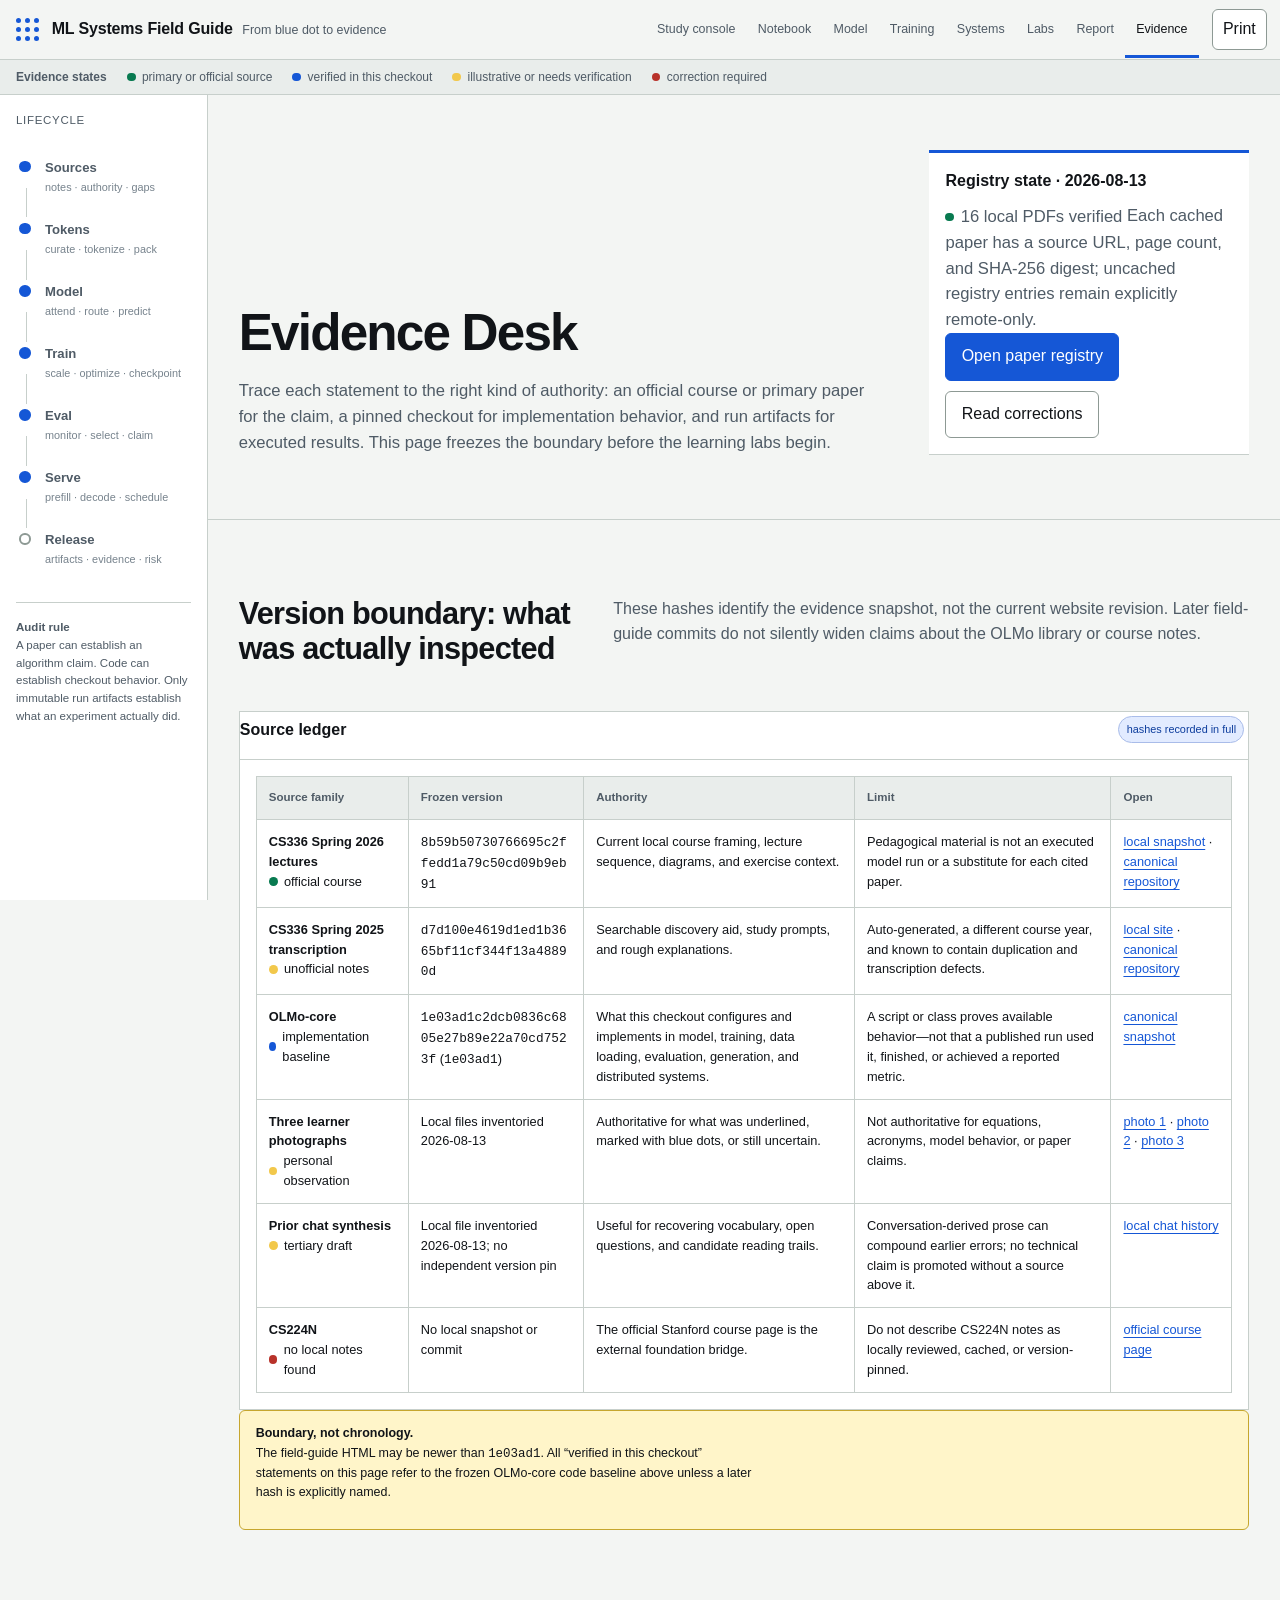
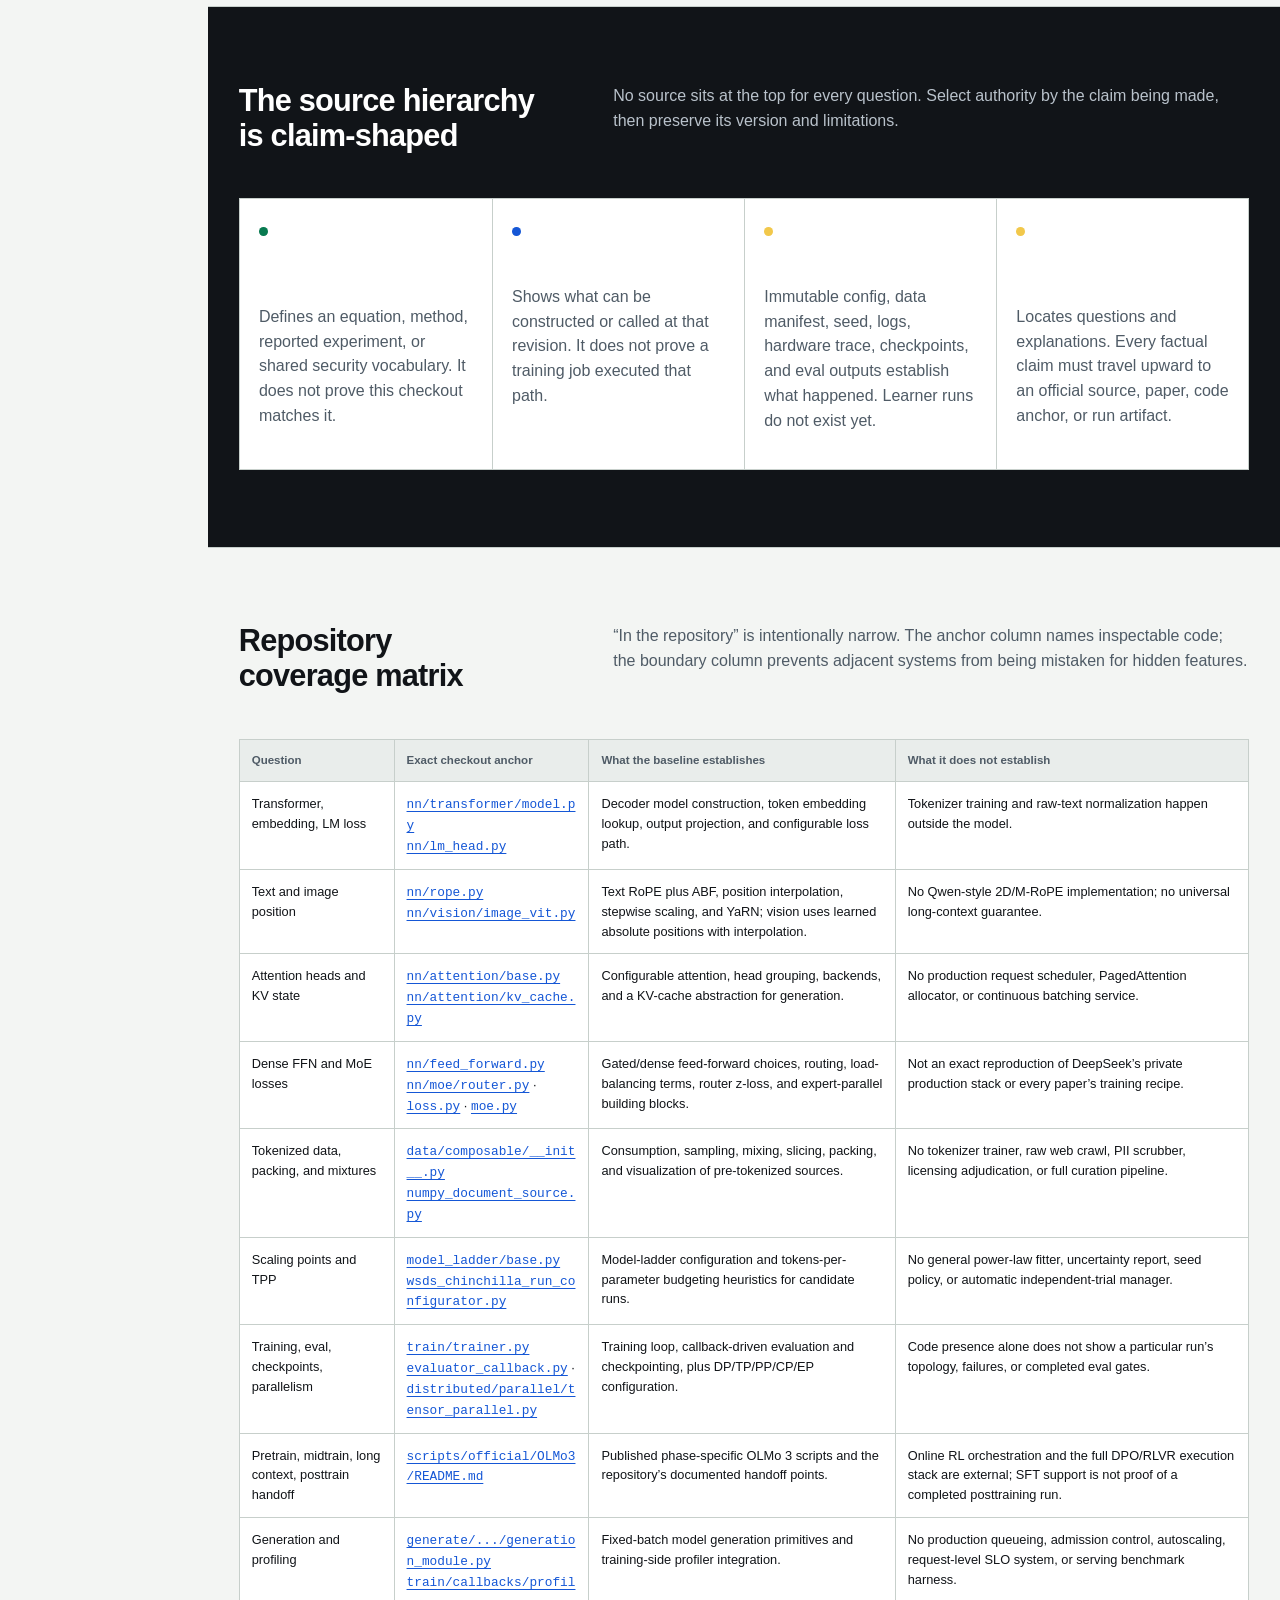
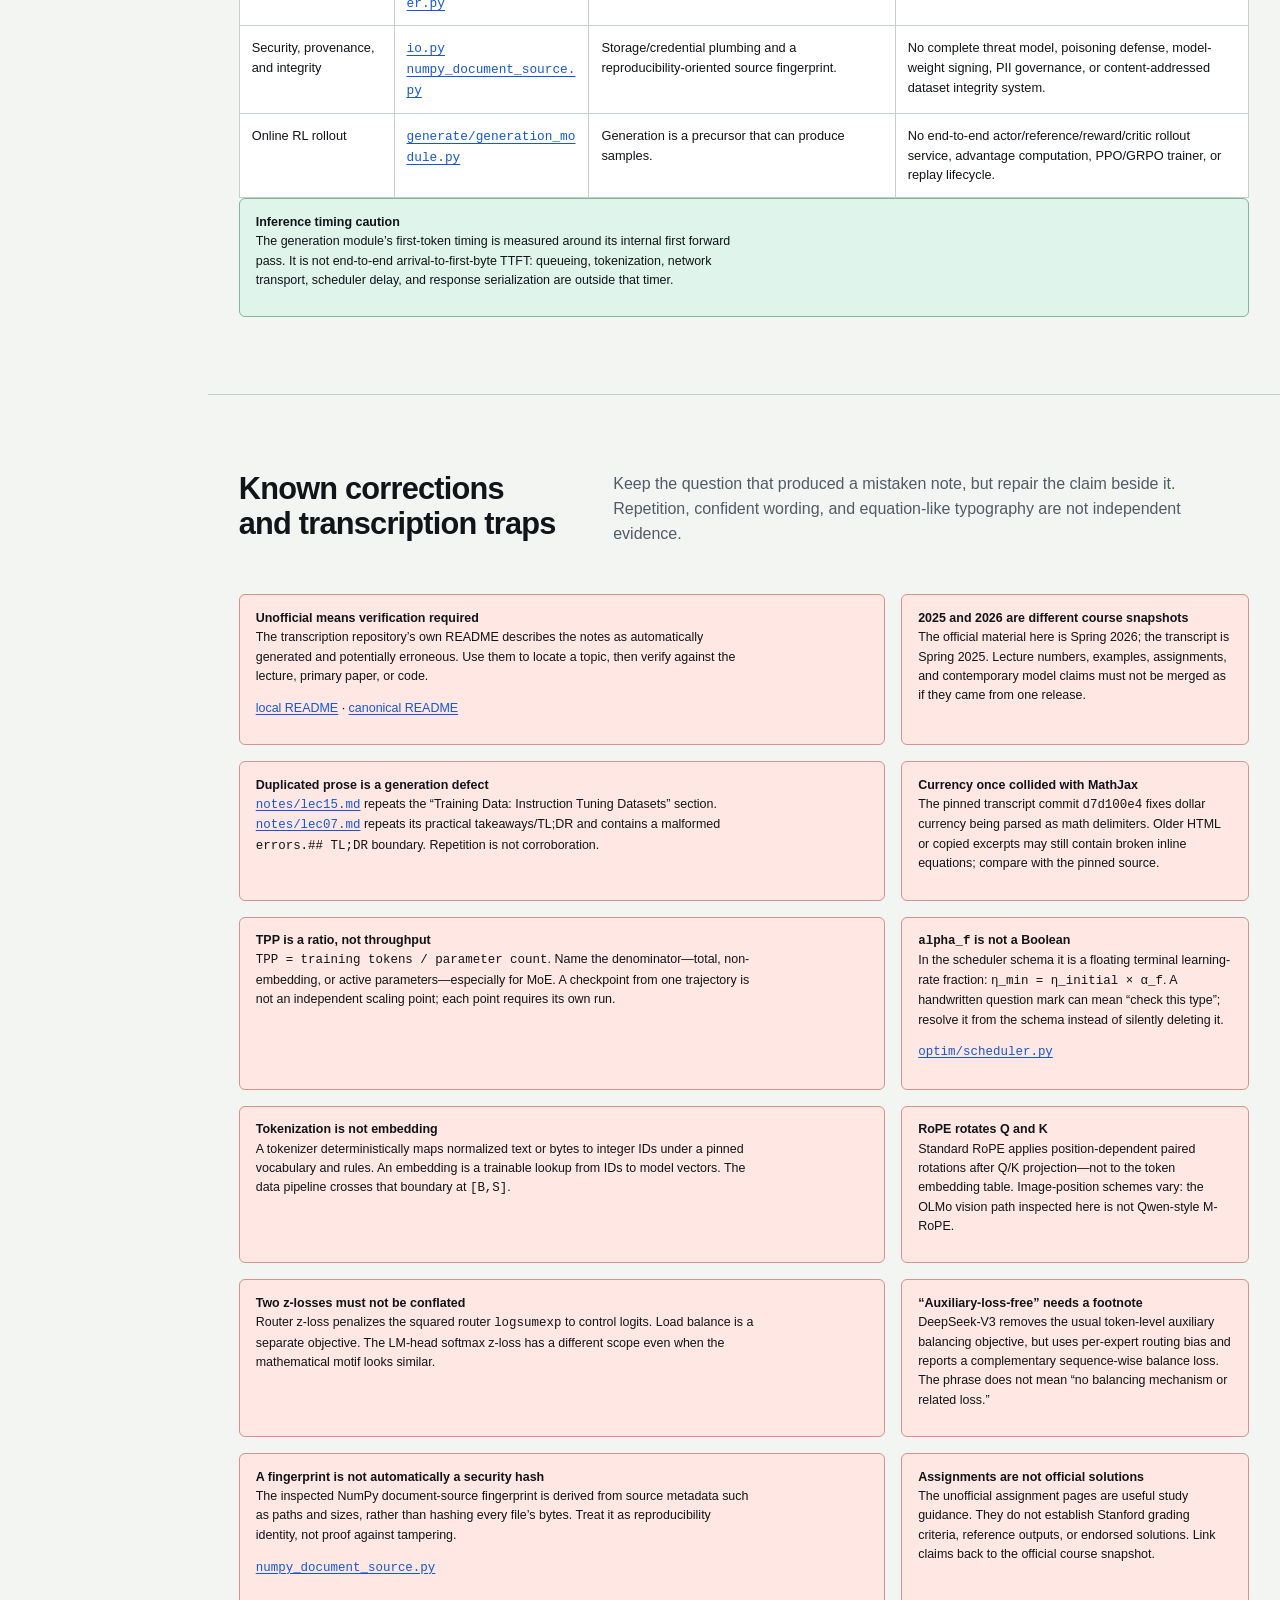
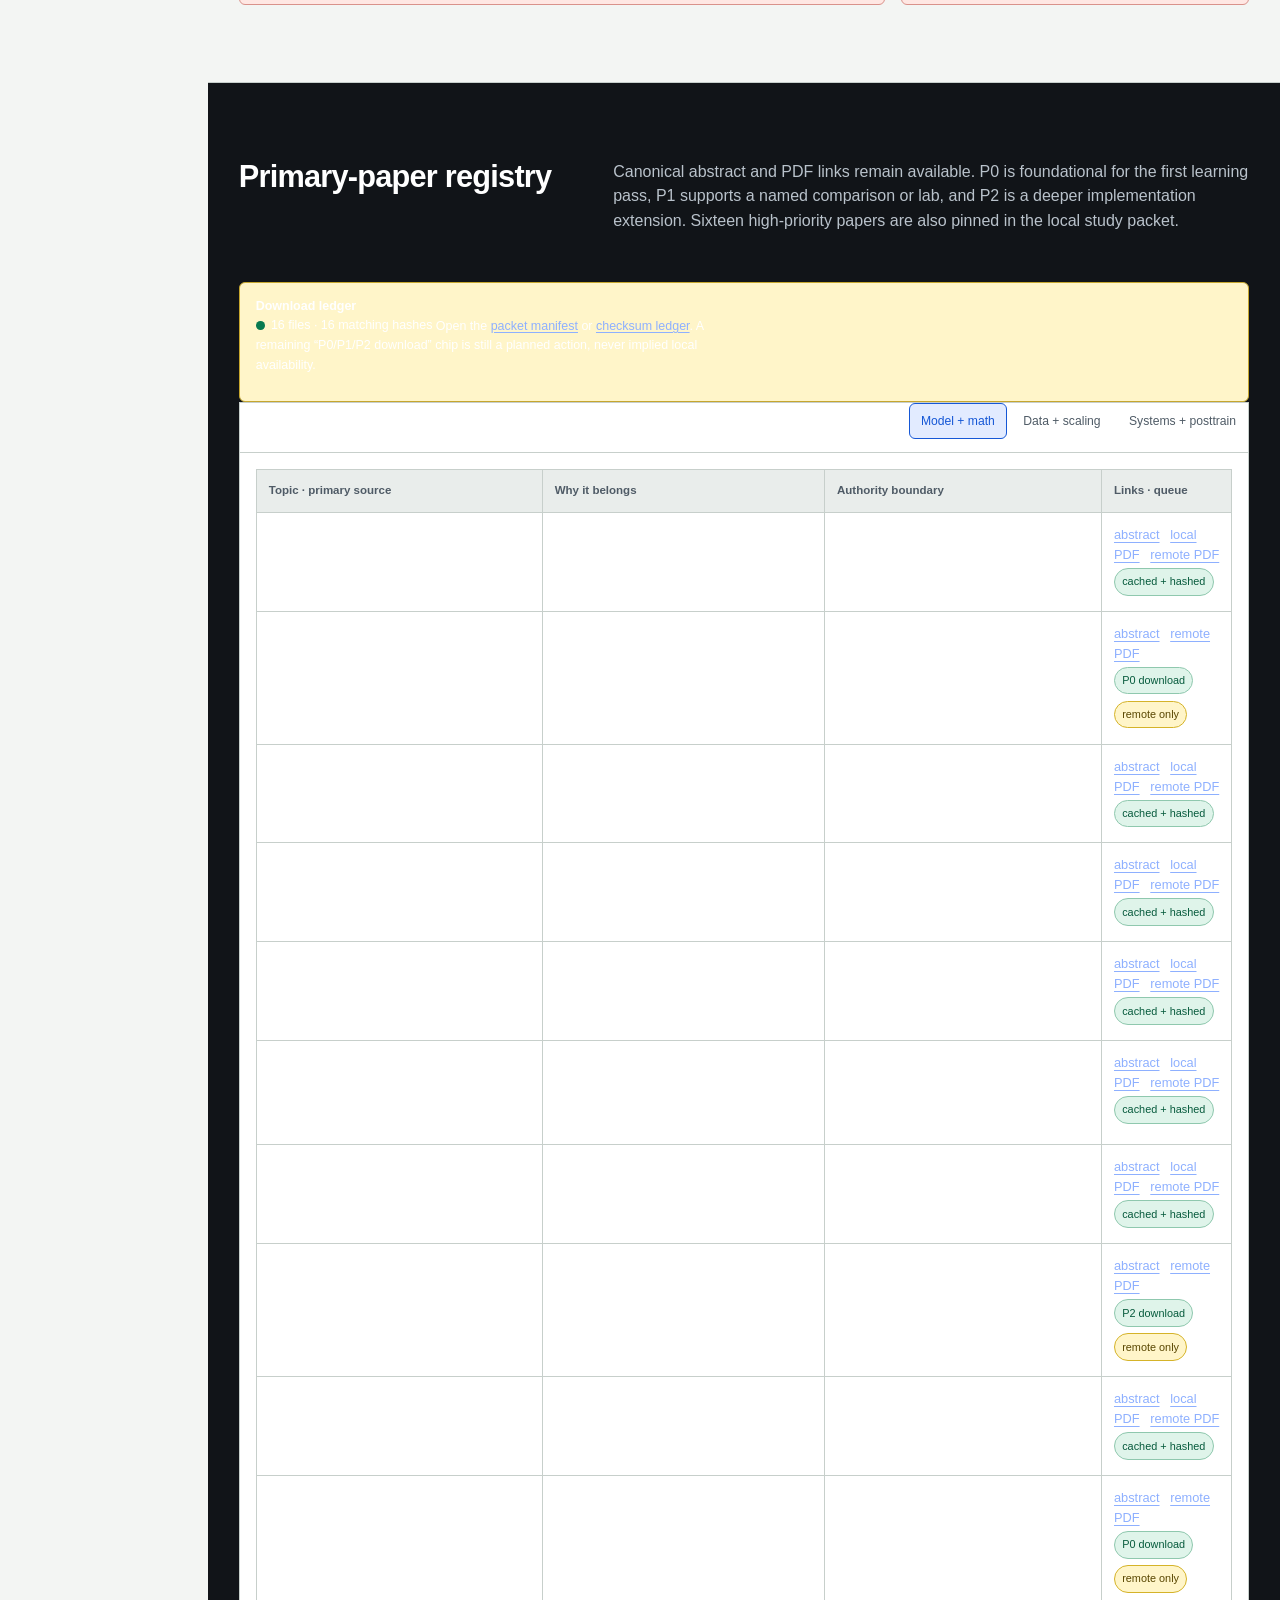
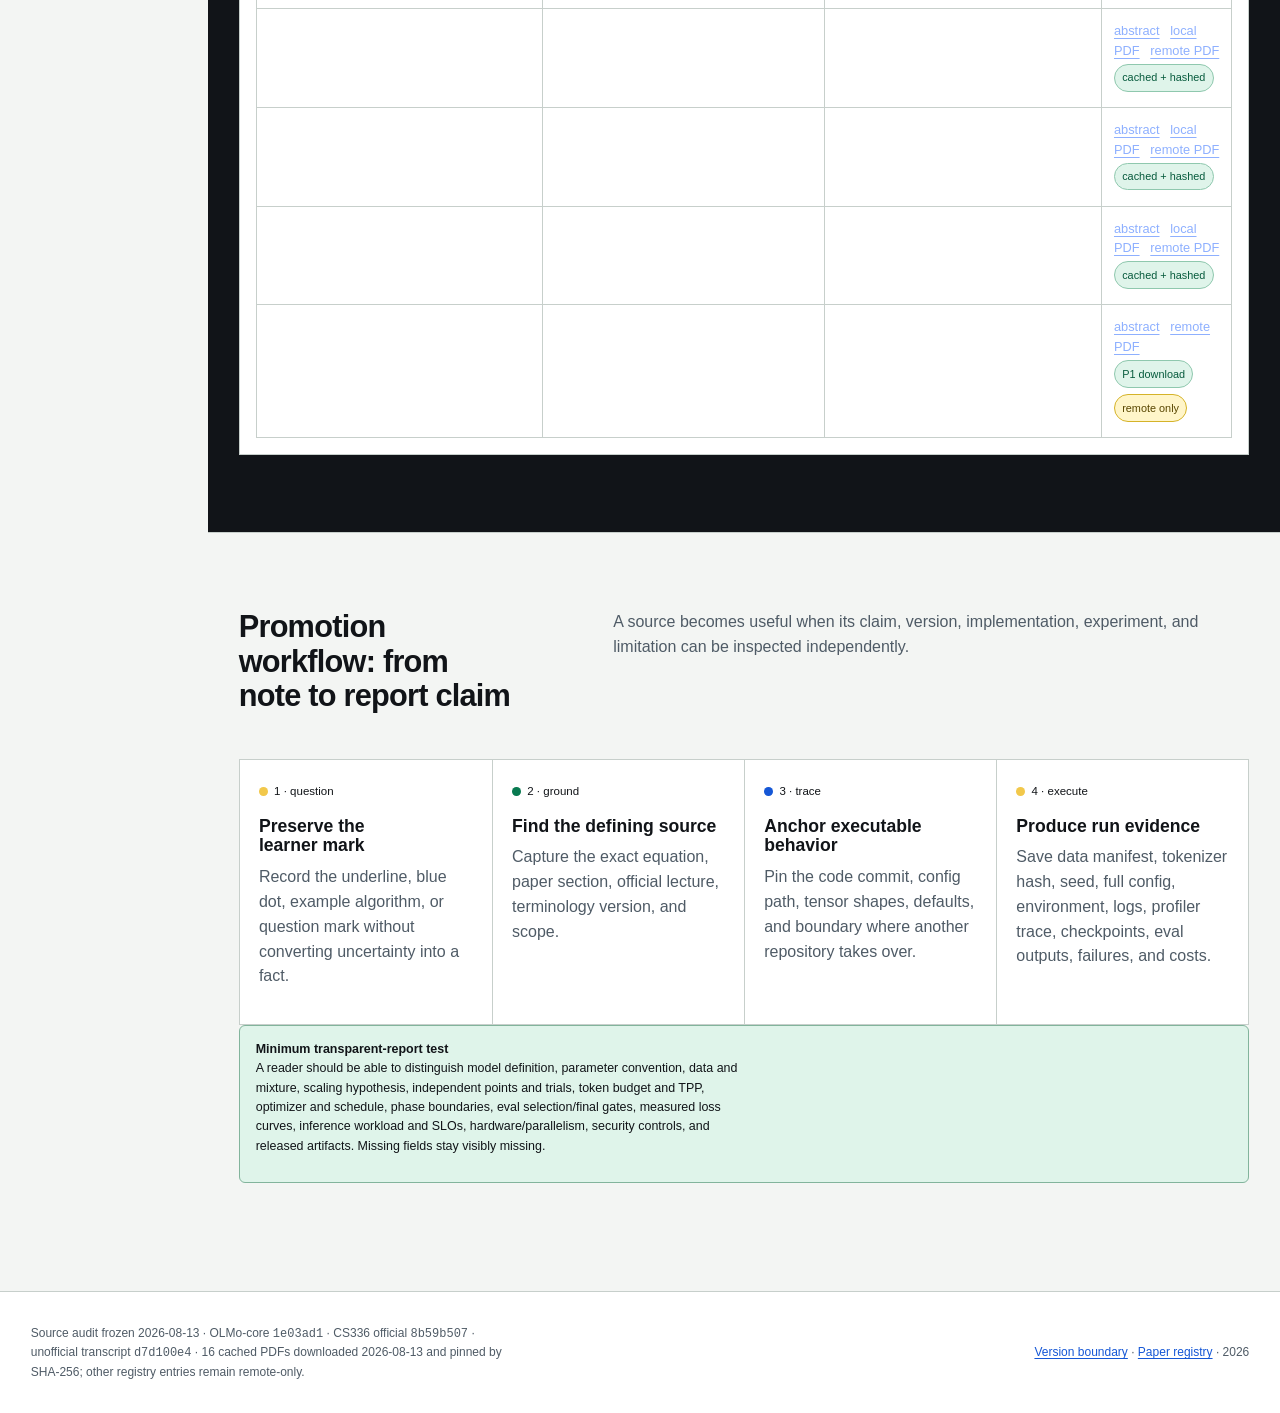
<file: my-knowledge/mlsys-field-guide/sources.html>
<!doctype html>
<html lang="en">
  <head>
    <meta charset="utf-8" />
    <meta name="viewport" content="width=device-width, initial-scale=1" />
    <meta
      name="description"
      content="Evidence desk for the ML Systems Field Guide: pinned source versions, repository coverage, corrections, and a remote-only primary-paper registry."
    />
    <title>ML Systems Field Guide — Evidence desk</title>
    <link rel="stylesheet" href="assets/css/site.css" />
    <script src="assets/js/site.js" defer></script>
  </head>
  <body>
    <a class="skip-link" href="#main">Skip to the evidence desk</a>
    <header class="utility-bar">
      <a class="brand" href="index.html" aria-label="ML Systems Field Guide home">
        <span class="brand-mark" aria-hidden="true">
          <i></i><i></i><i></i><i></i><i></i><i></i><i></i><i></i><i></i>
        </span>
        <span class="brand-copy">
          <strong>ML Systems Field Guide</strong>
          <span>From blue dot to evidence</span>
        </span>
      </a>
      <nav class="primary-nav" data-primary-nav aria-label="Primary navigation">
        <a href="index.html">Study console</a>
        <a href="notebook.html">Notebook</a>
        <a href="model.html">Model</a>
        <a href="training.html">Training</a>
        <a href="systems.html">Systems</a>
        <a href="labs.html">Labs</a>
        <a href="report.html">Report</a>
        <a href="sources.html" aria-current="page">Evidence</a>
      </nav>
      <div class="utility-actions">
        <button class="utility-button" type="button" data-print>Print</button>
        <button
          class="utility-button nav-toggle"
          type="button"
          data-nav-toggle
          aria-expanded="false"
          aria-label="Toggle navigation"
        >Menu</button>
      </div>
    </header>

    <div class="evidence-ribbon" role="note" aria-label="Evidence legend">
      <strong>Evidence states</strong>
      <span class="status-key status-primary">primary or official source</span>
      <span class="status-key status-repo">verified in this checkout</span>
      <span class="status-key status-caution">illustrative or needs verification</span>
      <span class="status-key status-contradiction">correction required</span>
    </div>

    <div class="app-shell">
      <aside class="lifecycle-rail" aria-label="Learning lifecycle">
        <p class="rail-heading">Lifecycle</p>
        <ol class="rail-list">
          <li class="is-complete">
            <a href="notebook.html">
              <span class="rail-dot" aria-hidden="true"></span>
              <span class="rail-label"><strong>Sources</strong><small>notes · authority · gaps</small></span>
            </a>
          </li>
          <li class="is-complete">
            <a href="training.html#tokens">
              <span class="rail-dot" aria-hidden="true"></span>
              <span class="rail-label"><strong>Tokens</strong><small>curate · tokenize · pack</small></span>
            </a>
          </li>
          <li class="is-complete">
            <a href="model.html">
              <span class="rail-dot" aria-hidden="true"></span>
              <span class="rail-label"><strong>Model</strong><small>attend · route · predict</small></span>
            </a>
          </li>
          <li class="is-complete">
            <a href="training.html">
              <span class="rail-dot" aria-hidden="true"></span>
              <span class="rail-label"><strong>Train</strong><small>scale · optimize · checkpoint</small></span>
            </a>
          </li>
          <li class="is-complete">
            <a href="training.html#eval-gates">
              <span class="rail-dot" aria-hidden="true"></span>
              <span class="rail-label"><strong>Eval</strong><small>monitor · select · claim</small></span>
            </a>
          </li>
          <li class="is-complete">
            <a href="systems.html#inference">
              <span class="rail-dot" aria-hidden="true"></span>
              <span class="rail-label"><strong>Serve</strong><small>prefill · decode · schedule</small></span>
            </a>
          </li>
          <li>
            <a href="report.html">
              <span class="rail-dot" aria-hidden="true"></span>
              <span class="rail-label"><strong>Release</strong><small>artifacts · evidence · risk</small></span>
            </a>
          </li>
        </ol>
        <div class="rail-block">
          <strong>Audit rule</strong>
          <p>A paper can establish an algorithm claim. Code can establish checkout behavior. Only immutable run artifacts establish what an experiment actually did.</p>
        </div>
      </aside>

      <main class="page-main" id="main">
        <section class="page-lede" aria-labelledby="page-title">
          <div>
            <h1 id="page-title">Evidence Desk</h1>
            <p>
              Trace each statement to the right kind of authority: an official course or primary
              paper for the claim, a pinned checkout for implementation behavior, and run artifacts
              for executed results. This page freezes the boundary before the learning labs begin.
            </p>
          </div>
          <div class="lede-controls">
            <strong>Registry state · 2026-08-13</strong>
            <p><span class="status status-primary">16 local PDFs verified</span> Each cached paper has a source URL, page count, and SHA-256 digest; uncached registry entries remain explicitly remote-only.</p>
            <div class="button-row">
              <a class="button button-primary" href="#paper-registry">Open paper registry</a>
              <a class="button" href="#corrections">Read corrections</a>
            </div>
          </div>
        </section>

        <section class="section-band" aria-labelledby="boundary-title">
          <div class="section-heading">
            <h2 id="boundary-title">Version boundary: what was actually inspected</h2>
            <p>
              These hashes identify the evidence snapshot, not the current website revision. Later
              field-guide commits do not silently widen claims about the OLMo library or course notes.
            </p>
          </div>
          <div class="instrument-panel">
            <div class="panel-toolbar">
              <h3>Source ledger</h3>
              <span class="source-chip is-repo">hashes recorded in full</span>
            </div>
            <div class="panel-body" role="region" aria-label="Pinned source ledger" tabindex="0" style="overflow-x:auto">
              <table class="evidence-table">
                <thead>
                  <tr>
                    <th>Source family</th>
                    <th>Frozen version</th>
                    <th>Authority</th>
                    <th>Limit</th>
                    <th>Open</th>
                  </tr>
                </thead>
                <tbody>
                  <tr>
                    <td><strong>CS336 Spring 2026 lectures</strong><br /><span class="status status-primary">official course</span></td>
                    <td><code>8b59b50730766695c2ffedd1a79c50cd09b9eb91</code></td>
                    <td>Current local course framing, lecture sequence, diagrams, and exercise context.</td>
                    <td>Pedagogical material is not an executed model run or a substitute for each cited paper.</td>
                    <td><a href="../cs336-26spr-lectures/index.html">local snapshot</a> · <a href="https://github.com/stanford-cs336/lectures">canonical repository</a></td>
                  </tr>
                  <tr>
                    <td><strong>CS336 Spring 2025 transcription</strong><br /><span class="status status-caution">unofficial notes</span></td>
                    <td><code>d7d100e4619d1ed1b3665bf11cf344f13a48890d</code></td>
                    <td>Searchable discovery aid, study prompts, and rough explanations.</td>
                    <td>Auto-generated, a different course year, and known to contain duplication and transcription defects.</td>
                    <td><a href="../cs336-transcription/index.html">local site</a> · <a href="https://github.com/QihongRuan/stanford-cs336-notes">canonical repository</a></td>
                  </tr>
                  <tr>
                    <td><strong>OLMo-core</strong><br /><span class="status status-repo">implementation baseline</span></td>
                    <td><code>1e03ad1c2dcb0836c6805e27b89e22a70cd7523f</code> (<code>1e03ad1</code>)</td>
                    <td>What this checkout configures and implements in model, training, data loading, evaluation, generation, and distributed systems.</td>
                    <td>A script or class proves available behavior—not that a published run used it, finished, or achieved a reported metric.</td>
                    <td><a href="https://github.com/allenai/OLMo-core/tree/1e03ad1c2dcb0836c6805e27b89e22a70cd7523f">canonical snapshot</a></td>
                  </tr>
                  <tr>
                    <td><strong>Three learner photographs</strong><br /><span class="status status-caution">personal observation</span></td>
                    <td>Local files inventoried 2026-08-13</td>
                    <td>Authoritative for what was underlined, marked with blue dots, or still uncertain.</td>
                    <td>Not authoritative for equations, acronyms, model behavior, or paper claims.</td>
                    <td><a href="../20260812_174414.JPG">photo 1</a> · <a href="../20260812_174420.JPG">photo 2</a> · <a href="../20260812_174430.JPG">photo 3</a></td>
                  </tr>
                  <tr>
                    <td><strong>Prior chat synthesis</strong><br /><span class="status status-caution">tertiary draft</span></td>
                    <td>Local file inventoried 2026-08-13; no independent version pin</td>
                    <td>Useful for recovering vocabulary, open questions, and candidate reading trails.</td>
                    <td>Conversation-derived prose can compound earlier errors; no technical claim is promoted without a source above it.</td>
                    <td><a href="../Chat_history.md">local chat history</a></td>
                  </tr>
                  <tr>
                    <td><strong>CS224N</strong><br /><span class="status status-contradiction">no local notes found</span></td>
                    <td>No local snapshot or commit</td>
                    <td>The official Stanford course page is the external foundation bridge.</td>
                    <td>Do not describe CS224N notes as locally reviewed, cached, or version-pinned.</td>
                    <td><a href="https://web.stanford.edu/class/cs224n/">official course page</a></td>
                  </tr>
                </tbody>
              </table>
            </div>
          </div>
          <div class="caution-box">
            <strong>Boundary, not chronology.</strong>
            <p>The field-guide HTML may be newer than <code>1e03ad1</code>. All “verified in this checkout” statements on this page refer to the frozen OLMo-core code baseline above unless a later hash is explicitly named.</p>
          </div>
        </section>

        <section class="section-band is-dark" aria-labelledby="hierarchy-title">
          <div class="section-heading">
            <h2 id="hierarchy-title">The source hierarchy is claim-shaped</h2>
            <p>No source sits at the top for every question. Select authority by the claim being made, then preserve its version and limitations.</p>
          </div>
          <div class="source-boundary">
            <article class="source-level">
              <span class="status status-primary">algorithm authority</span>
              <h3>Primary paper or standard</h3>
              <p>Defines an equation, method, reported experiment, or shared security vocabulary. It does not prove this checkout matches it.</p>
            </article>
            <article class="source-level">
              <span class="status status-repo">implementation authority</span>
              <h3>Code at a frozen commit</h3>
              <p>Shows what can be constructed or called at that revision. It does not prove a training job executed that path.</p>
            </article>
            <article class="source-level">
              <span class="status status-caution">execution authority</span>
              <h3>Run artifacts</h3>
              <p>Immutable config, data manifest, seed, logs, hardware trace, checkpoints, and eval outputs establish what happened. Learner runs do not exist yet.</p>
            </article>
            <article class="source-level">
              <span class="status status-caution">discovery aid</span>
              <h3>Transcript or personal note</h3>
              <p>Locates questions and explanations. Every factual claim must travel upward to an official source, paper, code anchor, or run artifact.</p>
            </article>
          </div>
        </section>

        <section class="section-band" id="repo-coverage" aria-labelledby="coverage-title">
          <div class="section-heading">
            <h2 id="coverage-title">Repository coverage matrix</h2>
            <p>
              “In the repository” is intentionally narrow. The anchor column names inspectable code;
              the boundary column prevents adjacent systems from being mistaken for hidden features.
            </p>
          </div>
          <div role="region" aria-label="OLMo-core coverage matrix" tabindex="0" style="overflow-x:auto">
            <table class="gap-matrix">
              <thead>
                <tr>
                  <th>Question</th>
                  <th>Exact checkout anchor</th>
                  <th>What the baseline establishes</th>
                  <th>What it does not establish</th>
                </tr>
              </thead>
              <tbody>
                <tr>
                  <td>Transformer, embedding, LM loss</td>
                  <td><a href="../../src/olmo_core/nn/transformer/model.py"><code>nn/transformer/model.py</code></a><br /><a href="../../src/olmo_core/nn/lm_head.py"><code>nn/lm_head.py</code></a></td>
                  <td>Decoder model construction, token embedding lookup, output projection, and configurable loss path.</td>
                  <td>Tokenizer training and raw-text normalization happen outside the model.</td>
                </tr>
                <tr>
                  <td>Text and image position</td>
                  <td><a href="../../src/olmo_core/nn/rope.py"><code>nn/rope.py</code></a><br /><a href="../../src/olmo_core/nn/vision/image_vit.py"><code>nn/vision/image_vit.py</code></a></td>
                  <td>Text RoPE plus ABF, position interpolation, stepwise scaling, and YaRN; vision uses learned absolute positions with interpolation.</td>
                  <td>No Qwen-style 2D/M-RoPE implementation; no universal long-context guarantee.</td>
                </tr>
                <tr>
                  <td>Attention heads and KV state</td>
                  <td><a href="../../src/olmo_core/nn/attention/base.py"><code>nn/attention/base.py</code></a><br /><a href="../../src/olmo_core/nn/attention/kv_cache.py"><code>nn/attention/kv_cache.py</code></a></td>
                  <td>Configurable attention, head grouping, backends, and a KV-cache abstraction for generation.</td>
                  <td>No production request scheduler, PagedAttention allocator, or continuous batching service.</td>
                </tr>
                <tr>
                  <td>Dense FFN and MoE losses</td>
                  <td><a href="../../src/olmo_core/nn/feed_forward.py"><code>nn/feed_forward.py</code></a><br /><a href="../../src/olmo_core/nn/moe/router.py"><code>nn/moe/router.py</code></a> · <a href="../../src/olmo_core/nn/moe/loss.py"><code>loss.py</code></a> · <a href="../../src/olmo_core/nn/moe/moe.py"><code>moe.py</code></a></td>
                  <td>Gated/dense feed-forward choices, routing, load-balancing terms, router z-loss, and expert-parallel building blocks.</td>
                  <td>Not an exact reproduction of DeepSeek’s private production stack or every paper’s training recipe.</td>
                </tr>
                <tr>
                  <td>Tokenized data, packing, and mixtures</td>
                  <td><a href="../../src/olmo_core/data/composable/__init__.py"><code>data/composable/__init__.py</code></a><br /><a href="../../src/olmo_core/data/composable/numpy_document_source.py"><code>numpy_document_source.py</code></a></td>
                  <td>Consumption, sampling, mixing, slicing, packing, and visualization of pre-tokenized sources.</td>
                  <td>No tokenizer trainer, raw web crawl, PII scrubber, licensing adjudication, or full curation pipeline.</td>
                </tr>
                <tr>
                  <td>Scaling points and TPP</td>
                  <td><a href="../../src/olmo_core/model_ladder/base.py"><code>model_ladder/base.py</code></a><br /><a href="../../src/olmo_core/model_ladder/wsds_chinchilla_run_configurator.py"><code>wsds_chinchilla_run_configurator.py</code></a></td>
                  <td>Model-ladder configuration and tokens-per-parameter budgeting heuristics for candidate runs.</td>
                  <td>No general power-law fitter, uncertainty report, seed policy, or automatic independent-trial manager.</td>
                </tr>
                <tr>
                  <td>Training, eval, checkpoints, parallelism</td>
                  <td><a href="../../src/olmo_core/train/trainer.py"><code>train/trainer.py</code></a><br /><a href="../../src/olmo_core/train/callbacks/evaluator_callback.py"><code>evaluator_callback.py</code></a> · <a href="../../src/olmo_core/distributed/parallel/tensor_parallel.py"><code>distributed/parallel/tensor_parallel.py</code></a></td>
                  <td>Training loop, callback-driven evaluation and checkpointing, plus DP/TP/PP/CP/EP configuration.</td>
                  <td>Code presence alone does not show a particular run’s topology, failures, or completed eval gates.</td>
                </tr>
                <tr>
                  <td>Pretrain, midtrain, long context, posttrain handoff</td>
                  <td><a href="../../src/scripts/official/OLMo3/README.md"><code>scripts/official/OLMo3/README.md</code></a></td>
                  <td>Published phase-specific OLMo 3 scripts and the repository’s documented handoff points.</td>
                  <td>Online RL orchestration and the full DPO/RLVR execution stack are external; SFT support is not proof of a completed posttraining run.</td>
                </tr>
                <tr>
                  <td>Generation and profiling</td>
                  <td><a href="../../src/olmo_core/generate/generation_module/transformer/generation_module.py"><code>generate/.../generation_module.py</code></a><br /><a href="../../src/olmo_core/train/callbacks/profiler.py"><code>train/callbacks/profiler.py</code></a></td>
                  <td>Fixed-batch model generation primitives and training-side profiler integration.</td>
                  <td>No production queueing, admission control, autoscaling, request-level SLO system, or serving benchmark harness.</td>
                </tr>
                <tr>
                  <td>Security, provenance, and integrity</td>
                  <td><a href="../../src/olmo_core/io.py"><code>io.py</code></a><br /><a href="../../src/olmo_core/data/composable/numpy_document_source.py"><code>numpy_document_source.py</code></a></td>
                  <td>Storage/credential plumbing and a reproducibility-oriented source fingerprint.</td>
                  <td>No complete threat model, poisoning defense, model-weight signing, PII governance, or content-addressed dataset integrity system.</td>
                </tr>
                <tr>
                  <td>Online RL rollout</td>
                  <td><a href="../../src/olmo_core/generate/generation_module/generation_module.py"><code>generate/generation_module.py</code></a></td>
                  <td>Generation is a precursor that can produce samples.</td>
                  <td>No end-to-end actor/reference/reward/critic rollout service, advantage computation, PPO/GRPO trainer, or replay lifecycle.</td>
                </tr>
              </tbody>
            </table>
          </div>
          <div class="evidence-box">
            <strong>Inference timing caution</strong>
            <p>The generation module’s first-token timing is measured around its internal first forward pass. It is not end-to-end arrival-to-first-byte TTFT: queueing, tokenization, network transport, scheduler delay, and response serialization are outside that timer.</p>
          </div>
        </section>

        <section class="section-band" id="corrections" aria-labelledby="corrections-title">
          <div class="section-heading">
            <h2 id="corrections-title">Known corrections and transcription traps</h2>
            <p>Keep the question that produced a mistaken note, but repair the claim beside it. Repetition, confident wording, and equation-like typography are not independent evidence.</p>
          </div>
          <div class="workbench-grid">
            <article class="correction-box">
              <strong>Unofficial means verification required</strong>
              <p>The transcription repository’s own README describes the notes as automatically generated and potentially erroneous. Use them to locate a topic, then verify against the lecture, primary paper, or code.</p>
              <p><a href="../cs336-transcription/README.md">local README</a> · <a href="https://github.com/QihongRuan/stanford-cs336-notes#readme">canonical README</a></p>
            </article>
            <article class="correction-box">
              <strong>2025 and 2026 are different course snapshots</strong>
              <p>The official material here is Spring 2026; the transcript is Spring 2025. Lecture numbers, examples, assignments, and contemporary model claims must not be merged as if they came from one release.</p>
            </article>
            <article class="correction-box">
              <strong>Duplicated prose is a generation defect</strong>
              <p><a href="../cs336-transcription/notes/lec15.md"><code>notes/lec15.md</code></a> repeats the “Training Data: Instruction Tuning Datasets” section. <a href="../cs336-transcription/notes/lec07.md"><code>notes/lec07.md</code></a> repeats its practical takeaways/TL;DR and contains a malformed <code>errors.## TL;DR</code> boundary. Repetition is not corroboration.</p>
            </article>
            <article class="correction-box">
              <strong>Currency once collided with MathJax</strong>
              <p>The pinned transcript commit <code>d7d100e4</code> fixes dollar currency being parsed as math delimiters. Older HTML or copied excerpts may still contain broken inline equations; compare with the pinned source.</p>
            </article>
            <article class="correction-box">
              <strong>TPP is a ratio, not throughput</strong>
              <p><code>TPP = training tokens / parameter count</code>. Name the denominator—total, non-embedding, or active parameters—especially for MoE. A checkpoint from one trajectory is not an independent scaling point; each point requires its own run.</p>
            </article>
            <article class="correction-box">
              <strong><code>alpha_f</code> is not a Boolean</strong>
              <p>In the scheduler schema it is a floating terminal learning-rate fraction: <code>η_min = η_initial × α_f</code>. A handwritten question mark can mean “check this type”; resolve it from the schema instead of silently deleting it.</p>
              <p><a href="../../src/olmo_core/optim/scheduler.py"><code>optim/scheduler.py</code></a></p>
            </article>
            <article class="correction-box">
              <strong>Tokenization is not embedding</strong>
              <p>A tokenizer deterministically maps normalized text or bytes to integer IDs under a pinned vocabulary and rules. An embedding is a trainable lookup from IDs to model vectors. The data pipeline crosses that boundary at <code>[B,S]</code>.</p>
            </article>
            <article class="correction-box">
              <strong>RoPE rotates Q and K</strong>
              <p>Standard RoPE applies position-dependent paired rotations after Q/K projection—not to the token embedding table. Image-position schemes vary: the OLMo vision path inspected here is not Qwen-style M-RoPE.</p>
            </article>
            <article class="correction-box">
              <strong>Two z-losses must not be conflated</strong>
              <p>Router z-loss penalizes the squared router <code>logsumexp</code> to control logits. Load balance is a separate objective. The LM-head softmax z-loss has a different scope even when the mathematical motif looks similar.</p>
            </article>
            <article class="correction-box">
              <strong>“Auxiliary-loss-free” needs a footnote</strong>
              <p>DeepSeek-V3 removes the usual token-level auxiliary balancing objective, but uses per-expert routing bias and reports a complementary sequence-wise balance loss. The phrase does not mean “no balancing mechanism or related loss.”</p>
            </article>
            <article class="correction-box">
              <strong>A fingerprint is not automatically a security hash</strong>
              <p>The inspected NumPy document-source fingerprint is derived from source metadata such as paths and sizes, rather than hashing every file’s bytes. Treat it as reproducibility identity, not proof against tampering.</p>
              <p><a href="../../src/olmo_core/data/composable/numpy_document_source.py"><code>numpy_document_source.py</code></a></p>
            </article>
            <article class="correction-box">
              <strong>Assignments are not official solutions</strong>
              <p>The unofficial assignment pages are useful study guidance. They do not establish Stanford grading criteria, reference outputs, or endorsed solutions. Link claims back to the official course snapshot.</p>
            </article>
          </div>
        </section>

        <section class="section-band is-dark" id="paper-registry" aria-labelledby="papers-title">
          <div class="section-heading">
            <h2 id="papers-title">Primary-paper registry</h2>
            <p>
              Canonical abstract and PDF links remain available. P0 is foundational for the first
              learning pass, P1 supports a named comparison or lab, and P2 is a deeper implementation
              extension. Sixteen high-priority papers are also pinned in the local study packet.
            </p>
          </div>
          <div class="caution-box">
            <strong>Download ledger</strong>
            <p><span class="status status-primary">16 files · 16 matching hashes</span> Open the <a href="papers/README.md">packet manifest</a> or <a href="papers/SHA256SUMS.txt">checksum ledger</a>. A remaining “P0/P1/P2 download” chip is still a planned action, never implied local availability.</p>
          </div>
          <div class="instrument-panel">
            <div class="trace-toolbar">
              <h3>Choose a paper family</h3>
              <div class="tab-list" role="tablist" aria-label="Paper registry sections" data-tabs>
                <button class="tab-button" type="button" role="tab" aria-selected="true" aria-controls="papers-model" id="papers-tab-model">Model + math</button>
                <button class="tab-button" type="button" role="tab" aria-selected="false" aria-controls="papers-training" id="papers-tab-training" tabindex="-1">Data + scaling</button>
                <button class="tab-button" type="button" role="tab" aria-selected="false" aria-controls="papers-systems" id="papers-tab-systems" tabindex="-1">Systems + posttrain</button>
              </div>
            </div>

            <section id="papers-model" role="tabpanel" aria-labelledby="papers-tab-model">
              <div class="panel-body" role="region" aria-label="Model and mathematics papers" tabindex="0" style="overflow-x:auto">
                <table class="evidence-table">
                  <thead><tr><th>Topic · primary source</th><th>Why it belongs</th><th>Authority boundary</th><th>Links · queue</th></tr></thead>
                  <tbody>
                    <tr>
                      <td><strong>Transformer</strong><br />Vaswani et al., “Attention Is All You Need” (2017)</td>
                      <td>Defines scaled dot-product attention, multi-head attention, positional encoding, and the original block.</td>
                      <td>Original encoder–decoder architecture; not a modern decoder-only recipe or serving design.</td>
                      <td><a href="https://arxiv.org/abs/1706.03762">abstract</a> · <a href="papers/attention-is-all-you-need.pdf">local PDF</a> · <a href="https://arxiv.org/pdf/1706.03762">remote PDF</a><br /><span class="source-chip is-primary">cached + hashed</span></td>
                    </tr>
                    <tr>
                      <td><strong>Subword tokenization</strong><br />Sennrich et al., “Neural Machine Translation of Rare Words with Subword Units” (2015)</td>
                      <td>Introduces BPE-style subword segmentation for open-vocabulary neural language tasks.</td>
                      <td>Does not specify today’s byte-level pre-tokenizers, normalization choices, or production tokenizer provenance.</td>
                      <td><a href="https://arxiv.org/abs/1508.07909">abstract</a> · <a href="https://arxiv.org/pdf/1508.07909">remote PDF</a><br /><span class="source-chip is-primary">P0 download</span> <span class="source-chip is-caution">remote only</span></td>
                    </tr>
                    <tr>
                      <td><strong>ReLU, GLU, SwiGLU</strong><br />Shazeer, “GLU Variants Improve Transformer” (2020)</td>
                      <td>Motivates and empirically compares gated FFN variants, including GEGLU and SwiGLU.</td>
                      <td>Empirical model-quality comparison, not a universal hardware-efficiency ranking.</td>
                      <td><a href="https://arxiv.org/abs/2002.05202">abstract</a> · <a href="papers/glu-variants.pdf">local PDF</a> · <a href="https://arxiv.org/pdf/2002.05202">remote PDF</a><br /><span class="source-chip is-primary">cached + hashed</span></td>
                    </tr>
                    <tr>
                      <td><strong>1D RoPE</strong><br />Su et al., “RoFormer” (2021)</td>
                      <td>Defines rotary position embedding and its relative-position dot-product structure.</td>
                      <td>Does not define Qwen’s multimodal M-RoPE or guarantee extrapolation beyond training context.</td>
                      <td><a href="https://arxiv.org/abs/2104.09864">abstract</a> · <a href="papers/roformer.pdf">local PDF</a> · <a href="https://arxiv.org/pdf/2104.09864">remote PDF</a><br /><span class="source-chip is-primary">cached + hashed</span></td>
                    </tr>
                    <tr>
                      <td><strong>RoPE context extension</strong><br />Peng et al., “YaRN” (2023)</td>
                      <td>Combines frequency-aware interpolation and attention scaling for context-window extension.</td>
                      <td>Results depend on the base model, target length, data, and continued-training recipe.</td>
                      <td><a href="https://arxiv.org/abs/2309.00071">abstract</a> · <a href="papers/yarn.pdf">local PDF</a> · <a href="https://arxiv.org/pdf/2309.00071">remote PDF</a><br /><span class="source-chip is-primary">cached + hashed</span></td>
                    </tr>
                    <tr>
                      <td><strong>MHA → GQA</strong><br />Ainslie et al., “GQA: Training Generalized Multi-Query Transformer Models from Multi-Head Checkpoints” (2023)</td>
                      <td>Defines grouped-query attention and analyzes the quality/speed trade between MHA and MQA.</td>
                      <td>Serving gains remain workload- and kernel-dependent; head grouping alone is not a full inference system.</td>
                      <td><a href="https://arxiv.org/abs/2305.13245">abstract</a> · <a href="papers/grouped-query-attention.pdf">local PDF</a> · <a href="https://arxiv.org/pdf/2305.13245">remote PDF</a><br /><span class="source-chip is-primary">cached + hashed</span></td>
                    </tr>
                    <tr>
                      <td><strong>Multimodal RoPE</strong><br />Wang et al., “Qwen2-VL” (2024)</td>
                      <td>Reports multimodal rotary position embedding over temporal and spatial dimensions.</td>
                      <td>A model technical report; not evidence that the inspected OLMo vision path implements M-RoPE.</td>
                      <td><a href="https://arxiv.org/abs/2409.12191">abstract</a> · <a href="papers/qwen2-vl.pdf">local PDF</a> · <a href="https://arxiv.org/pdf/2409.12191">remote PDF</a><br /><span class="source-chip is-primary">cached + hashed</span></td>
                    </tr>
                    <tr>
                      <td><strong>Interleaved M-RoPE</strong><br />Qwen Team, “Qwen3-VL Technical Report” (2025)</td>
                      <td>Extends the multimodal position design and reports enhanced interleaving and textual timestamps.</td>
                      <td>Current external report, not a local implementation anchor; reported gains are recipe-specific.</td>
                      <td><a href="https://arxiv.org/abs/2511.21631">abstract</a> · <a href="https://arxiv.org/pdf/2511.21631">remote PDF</a><br /><span class="source-chip is-primary">P2 download</span> <span class="source-chip is-caution">remote only</span></td>
                    </tr>
                    <tr>
                      <td><strong>Sparse experts</strong><br />Fedus et al., “Switch Transformers” (2021)</td>
                      <td>Establishes a practical top-1 sparse-expert design and its capacity/load-balancing concerns.</td>
                      <td>Encoder–decoder experiments and specific routing choices do not define all modern decoder MoEs.</td>
                      <td><a href="https://arxiv.org/abs/2101.03961">abstract</a> · <a href="papers/switch-transformer.pdf">local PDF</a> · <a href="https://arxiv.org/pdf/2101.03961">remote PDF</a><br /><span class="source-chip is-primary">cached + hashed</span></td>
                    </tr>
                    <tr>
                      <td><strong>Stable MoE routing</strong><br />Zoph et al., “ST-MoE” (2022)</td>
                      <td>Analyzes router stability, load balance, capacity, and router z-loss at scale.</td>
                      <td>Its auxiliary objectives must be mapped term-by-term before comparing with another MoE.</td>
                      <td><a href="https://arxiv.org/abs/2202.08906">abstract</a> · <a href="https://arxiv.org/pdf/2202.08906">remote PDF</a><br /><span class="source-chip is-primary">P0 download</span> <span class="source-chip is-caution">remote only</span></td>
                    </tr>
                    <tr>
                      <td><strong>Fine-grained/shared experts</strong><br />Dai et al., “DeepSeekMoE” (2024)</td>
                      <td>Motivates expert segmentation and shared experts to increase specialization.</td>
                      <td>Reported architecture and ablations do not expose every production implementation detail.</td>
                      <td><a href="https://arxiv.org/abs/2401.06066">abstract</a> · <a href="papers/deepseek-moe.pdf">local PDF</a> · <a href="https://arxiv.org/pdf/2401.06066">remote PDF</a><br /><span class="source-chip is-primary">cached + hashed</span></td>
                    </tr>
                    <tr>
                      <td><strong>Auxiliary-loss-free balance</strong><br />DeepSeek-AI, “DeepSeek-V3 Technical Report” (2024)</td>
                      <td>Describes per-expert routing bias, complementary sequence-wise balance loss, and an MoE training system.</td>
                      <td>Technical-report disclosure is substantial but not a complete trial ledger or fully open run environment.</td>
                      <td><a href="https://arxiv.org/abs/2412.19437">abstract</a> · <a href="papers/deepseek-v3.pdf">local PDF</a> · <a href="https://arxiv.org/pdf/2412.19437">remote PDF</a><br /><span class="source-chip is-primary">cached + hashed</span></td>
                    </tr>
                    <tr>
                      <td><strong>Dense real example</strong><br />Touvron et al., “Llama 2” (2023)</td>
                      <td>Concrete decoder-only example using RMSNorm, SwiGLU, RoPE, GQA at larger sizes, and phased posttraining.</td>
                      <td>A system/model report, not full pretraining data release or a complete reproducibility package.</td>
                      <td><a href="https://arxiv.org/abs/2307.09288">abstract</a> · <a href="papers/llama-2.pdf">local PDF</a> · <a href="https://arxiv.org/pdf/2307.09288">remote PDF</a><br /><span class="source-chip is-primary">cached + hashed</span></td>
                    </tr>
                    <tr>
                      <td><strong>Open MoE real example</strong><br />Muennighoff et al., “OLMoE” (2024)</td>
                      <td>Connects sparse architecture, data, training, checkpoints, and evaluation in a more open release.</td>
                      <td>A different release/code snapshot; do not infer exact compatibility with baseline <code>1e03ad1</code>.</td>
                      <td><a href="https://arxiv.org/abs/2409.02060">abstract</a> · <a href="https://arxiv.org/pdf/2409.02060">remote PDF</a><br /><span class="source-chip is-primary">P1 download</span> <span class="source-chip is-caution">remote only</span></td>
                    </tr>
                  </tbody>
                </table>
              </div>
            </section>

            <section id="papers-training" role="tabpanel" aria-labelledby="papers-tab-training" hidden>
              <div class="panel-body" role="region" aria-label="Data scaling and evaluation papers" tabindex="0" style="overflow-x:auto">
                <table class="evidence-table">
                  <thead><tr><th>Topic · primary source</th><th>Why it belongs</th><th>Authority boundary</th><th>Links · queue</th></tr></thead>
                  <tbody>
                    <tr>
                      <td><strong>Scaling laws</strong><br />Kaplan et al., “Scaling Laws for Neural Language Models” (2020)</td>
                      <td>Introduces empirical power-law relationships among loss, model size, dataset size, and compute.</td>
                      <td>Fitted regimes, architecture, and optimization choices are historical; coefficients are not universal constants.</td>
                      <td><a href="https://arxiv.org/abs/2001.08361">abstract</a> · <a href="https://arxiv.org/pdf/2001.08361">remote PDF</a><br /><span class="source-chip is-primary">P0 download</span> <span class="source-chip is-caution">remote only</span></td>
                    </tr>
                    <tr>
                      <td><strong>Compute-optimal training</strong><br />Hoffmann et al., “Training Compute-Optimal Large Language Models” (2022)</td>
                      <td>Re-estimates compute-optimal model/data allocation and motivates the Chinchilla point.</td>
                      <td>The often-repeated ≈20 tokens/parameter is contextual, not a universal recipe; parameter counting must be explicit.</td>
                      <td><a href="https://arxiv.org/abs/2203.15556">abstract</a> · <a href="papers/chinchilla.pdf">local PDF</a> · <a href="https://arxiv.org/pdf/2203.15556">remote PDF</a><br /><span class="source-chip is-primary">cached + hashed</span></td>
                    </tr>
                    <tr>
                      <td><strong>Open training lifecycle</strong><br />Groeneveld et al., “OLMo” (2024)</td>
                      <td>Links architecture, training data, code, checkpoints, logs, and evaluations in an open language-model release.</td>
                      <td>Still version-specific; openness does not remove the need to match hashes, manifests, and run IDs.</td>
                      <td><a href="https://arxiv.org/abs/2402.00838">abstract</a> · <a href="papers/olmo.pdf">local PDF</a> · <a href="https://arxiv.org/pdf/2402.00838">remote PDF</a><br /><span class="source-chip is-primary">cached + hashed</span></td>
                    </tr>
                    <tr>
                      <td><strong>Midtraining and staged recipe</strong><br />OLMo Team, “2 OLMo 2 Furious” (2025)</td>
                      <td>Documents a modern open recipe, including training-stage choices and evaluation evidence.</td>
                      <td>The paper’s release snapshot is not automatically the same as this checkout or any locally executed run.</td>
                      <td><a href="https://arxiv.org/abs/2501.00656">abstract</a> · <a href="papers/olmo-2.pdf">local PDF</a> · <a href="https://arxiv.org/pdf/2501.00656">remote PDF</a><br /><span class="source-chip is-primary">cached + hashed</span></td>
                    </tr>
                    <tr>
                      <td><strong>Full open model lifecycle</strong><br />OLMo Team, “OLMo 3” (2025)</td>
                      <td>Connects data tooling, pretraining stages, posttraining, evaluation, and asynchronous RL infrastructure in one report.</td>
                      <td>The report spans OLMo-core, Open Instruct, data tools, and evaluation stacks; it does not mean every component lives in this checkout.</td>
                      <td><a href="https://arxiv.org/abs/2512.13961">abstract</a> · <a href="papers/olmo-3.pdf">local PDF</a> · <a href="https://arxiv.org/pdf/2512.13961">remote PDF</a><br /><span class="source-chip is-primary">cached + hashed</span></td>
                    </tr>
                    <tr>
                      <td><strong>Training dynamics and checkpoints</strong><br />Biderman et al., “Pythia” (2023)</td>
                      <td>Provides multiple model scales and dense intermediate checkpoints for studying training dynamics.</td>
                      <td>Checkpoints along one run are temporally dependent and are not independent scaling trials.</td>
                      <td><a href="https://arxiv.org/abs/2304.01373">abstract</a> · <a href="https://arxiv.org/pdf/2304.01373">remote PDF</a><br /><span class="source-chip is-primary">P1 download</span> <span class="source-chip is-caution">remote only</span></td>
                    </tr>
                    <tr>
                      <td><strong>Data curation and mixture</strong><br />Soldaini et al., “Dolma” (2024)</td>
                      <td>Documents a large open corpus, source composition, filtering, deduplication, and tooling.</td>
                      <td>Dataset documentation does not prove a downstream run used an unchanged manifest or every governance control.</td>
                      <td><a href="https://arxiv.org/abs/2402.00159">abstract</a> · <a href="papers/dolma.pdf">local PDF</a> · <a href="https://arxiv.org/pdf/2402.00159">remote PDF</a> · <a href="https://github.com/allenai/dolma">toolkit</a><br /><span class="source-chip is-primary">cached + hashed</span></td>
                    </tr>
                    <tr>
                      <td><strong>Data selection benchmark</strong><br />Li et al., “DataComp-LM” (2024)</td>
                      <td>Provides controlled pools, scales, baselines, and evaluation for comparing language-model data curation strategies.</td>
                      <td>Benchmark rank is conditional on its pool, model scales, compute, and evaluation protocol.</td>
                      <td><a href="https://arxiv.org/abs/2406.11794">abstract</a> · <a href="https://arxiv.org/pdf/2406.11794">remote PDF</a><br /><span class="source-chip is-primary">P1 download</span> <span class="source-chip is-caution">remote only</span></td>
                    </tr>
                    <tr>
                      <td><strong>Evaluation protocol</strong><br />OLMo Team, “OLMES” (2024)</td>
                      <td>Standardizes task implementations and documents choices that make base-model evaluation comparable.</td>
                      <td>Evaluation protocol is a measurement contract, not evidence of training-data cleanliness or deployment safety.</td>
                      <td><a href="https://arxiv.org/abs/2406.08446">abstract</a> · <a href="https://arxiv.org/pdf/2406.08446">remote PDF</a><br /><span class="source-chip is-primary">P1 download</span> <span class="source-chip is-caution">remote only</span></td>
                    </tr>
                  </tbody>
                </table>
              </div>
            </section>

            <section id="papers-systems" role="tabpanel" aria-labelledby="papers-tab-systems" hidden>
              <div class="panel-body" role="region" aria-label="Systems posttraining and security papers" tabindex="0" style="overflow-x:auto">
                <table class="evidence-table">
                  <thead><tr><th>Topic · primary source</th><th>Why it belongs</th><th>Authority boundary</th><th>Links · queue</th></tr></thead>
                  <tbody>
                    <tr>
                      <td><strong>Attention IO</strong><br />Dao et al., “FlashAttention” (2022)</td>
                      <td>Derives an IO-aware exact-attention algorithm and analyzes memory movement.</td>
                      <td>Preserves attention math; kernel speedups depend on shapes, hardware, precision, and implementation version.</td>
                      <td><a href="https://arxiv.org/abs/2205.14135">abstract</a> · <a href="https://arxiv.org/pdf/2205.14135">remote PDF</a><br /><span class="source-chip is-primary">P0 download</span> <span class="source-chip is-caution">remote only</span></td>
                    </tr>
                    <tr>
                      <td><strong>Distributed model training</strong><br />Shoeybi et al., “Megatron-LM” (2019)</td>
                      <td>Establishes practical intra-layer tensor parallelism for large Transformer training.</td>
                      <td>One systems design point; modern deployments combine additional data, pipeline, context, and expert parallel strategies.</td>
                      <td><a href="https://arxiv.org/abs/1909.08053">abstract</a> · <a href="https://arxiv.org/pdf/1909.08053">remote PDF</a><br /><span class="source-chip is-primary">P1 download</span> <span class="source-chip is-caution">remote only</span></td>
                    </tr>
                    <tr>
                      <td><strong>Paged KV cache and serving</strong><br />Kwon et al., “Efficient Memory Management for Large Language Model Serving with PagedAttention” (2023)</td>
                      <td>Connects paged KV-cache management, continuous batching, fragmentation, and serving throughput.</td>
                      <td>Reported throughput is not a promise for current hardware or OLMo-core, which is not a vLLM serving stack.</td>
                      <td><a href="https://arxiv.org/abs/2309.06180">abstract</a> · <a href="papers/pagedattention-vllm.pdf">local PDF</a> · <a href="https://arxiv.org/pdf/2309.06180">remote PDF</a><br /><span class="source-chip is-primary">cached + hashed</span></td>
                    </tr>
                    <tr>
                      <td><strong>RLHF pipeline</strong><br />Ouyang et al., “Training Language Models to Follow Instructions with Human Feedback” (2022)</td>
                      <td>Documents SFT, reward-model training, PPO optimization, and human evaluation as distinct stages.</td>
                      <td>A specific pipeline and model era; does not define all modern online-RL systems or safety guarantees.</td>
                      <td><a href="https://arxiv.org/abs/2203.02155">abstract</a> · <a href="https://arxiv.org/pdf/2203.02155">remote PDF</a><br /><span class="source-chip is-primary">P0 download</span> <span class="source-chip is-caution">remote only</span></td>
                    </tr>
                    <tr>
                      <td><strong>Direct preference optimization</strong><br />Rafailov et al., “DPO” (2023)</td>
                      <td>Derives a preference objective that avoids an explicit reward model and online rollout during optimization.</td>
                      <td>DPO is offline preference learning, not an online-RL rollout algorithm; data collection remains a separate system.</td>
                      <td><a href="https://arxiv.org/abs/2305.18290">abstract</a> · <a href="https://arxiv.org/pdf/2305.18290">remote PDF</a><br /><span class="source-chip is-primary">P0 download</span> <span class="source-chip is-caution">remote only</span></td>
                    </tr>
                    <tr>
                      <td><strong>PPO foundation</strong><br />Schulman et al., “Proximal Policy Optimization Algorithms” (2017)</td>
                      <td>Defines clipped policy-ratio objectives and the optimization family behind classic RLHF trainers.</td>
                      <td>Generic RL algorithm; LM rollouts also require masking, KL/reference handling, rewards, batching, and distributed generation.</td>
                      <td><a href="https://arxiv.org/abs/1707.06347">abstract</a> · <a href="https://arxiv.org/pdf/1707.06347">remote PDF</a><br /><span class="source-chip is-primary">P1 download</span> <span class="source-chip is-caution">remote only</span></td>
                    </tr>
                    <tr>
                      <td><strong>GRPO and verifiable rewards</strong><br />Shao et al., “DeepSeekMath” (2024)</td>
                      <td>Introduces GRPO in a language-model reasoning setting and motivates group-relative advantages.</td>
                      <td>A particular recipe; GRPO still needs rollout, reward, reference-policy, filtering, and distributed-systems decisions.</td>
                      <td><a href="https://arxiv.org/abs/2402.03300">abstract</a> · <a href="https://arxiv.org/pdf/2402.03300">remote PDF</a><br /><span class="source-chip is-primary">P1 download</span> <span class="source-chip is-caution">remote only</span></td>
                    </tr>
                    <tr>
                      <td><strong>Training data and model security vocabulary</strong><br />NIST AI 100-2e2025, “Adversarial Machine Learning” (2025)</td>
                      <td>Provides a taxonomy for poisoning, evasion, privacy, misuse, and mitigations across the ML lifecycle.</td>
                      <td>Normative terminology and survey guidance—not certification, implementation evidence, or a complete organization-specific threat model.</td>
                      <td><a href="https://csrc.nist.gov/pubs/ai/100/2/e2025/final">canonical publication</a><br /><span class="source-chip is-primary">P0 download</span> <span class="source-chip is-caution">remote only</span></td>
                    </tr>
                    <tr>
                      <td><strong>Posttraining implementation boundary</strong><br />AI2, Open Instruct</td>
                      <td>Authoritative open implementation companion for SFT, preference optimization, and RL-style recipes used adjacent to OLMo releases.</td>
                      <td>Code repository rather than a paper; must be pinned separately and is not part of OLMo-core baseline <code>1e03ad1</code>.</td>
                      <td><a href="https://github.com/allenai/open-instruct">canonical repository</a><br /><span class="source-chip is-repo">P1 inspect</span> <span class="source-chip is-caution">not cloned here</span></td>
                    </tr>
                  </tbody>
                </table>
              </div>
            </section>
          </div>
        </section>

        <section class="section-band" aria-labelledby="workflow-title">
          <div class="section-heading">
            <h2 id="workflow-title">Promotion workflow: from note to report claim</h2>
            <p>A source becomes useful when its claim, version, implementation, experiment, and limitation can be inspected independently.</p>
          </div>
          <div class="source-boundary">
            <article class="source-level">
              <span class="status status-caution">1 · question</span>
              <h3>Preserve the learner mark</h3>
              <p>Record the underline, blue dot, example algorithm, or question mark without converting uncertainty into a fact.</p>
            </article>
            <article class="source-level">
              <span class="status status-primary">2 · ground</span>
              <h3>Find the defining source</h3>
              <p>Capture the exact equation, paper section, official lecture, terminology version, and scope.</p>
            </article>
            <article class="source-level">
              <span class="status status-repo">3 · trace</span>
              <h3>Anchor executable behavior</h3>
              <p>Pin the code commit, config path, tensor shapes, defaults, and boundary where another repository takes over.</p>
            </article>
            <article class="source-level">
              <span class="status status-caution">4 · execute</span>
              <h3>Produce run evidence</h3>
              <p>Save data manifest, tokenizer hash, seed, full config, environment, logs, profiler trace, checkpoints, eval outputs, failures, and costs.</p>
            </article>
          </div>
          <div class="evidence-box">
            <strong>Minimum transparent-report test</strong>
            <p>A reader should be able to distinguish model definition, parameter convention, data and mixture, scaling hypothesis, independent points and trials, token budget and TPP, optimizer and schedule, phase boundaries, eval selection/final gates, measured loss curves, inference workload and SLOs, hardware/parallelism, security controls, and released artifacts. Missing fields stay visibly missing.</p>
          </div>
        </section>
      </main>
    </div>

    <footer class="site-footer">
      <p>Source audit frozen 2026-08-13 · OLMo-core <code>1e03ad1</code> · CS336 official <code>8b59b507</code> · unofficial transcript <code>d7d100e4</code> · 16 cached PDFs downloaded 2026-08-13 and pinned by SHA-256; other registry entries remain remote-only.</p>
      <p><a href="#boundary-title">Version boundary</a> · <a href="#paper-registry">Paper registry</a> · <span data-current-year></span></p>
    </footer>
  </body>
</html>
</file>
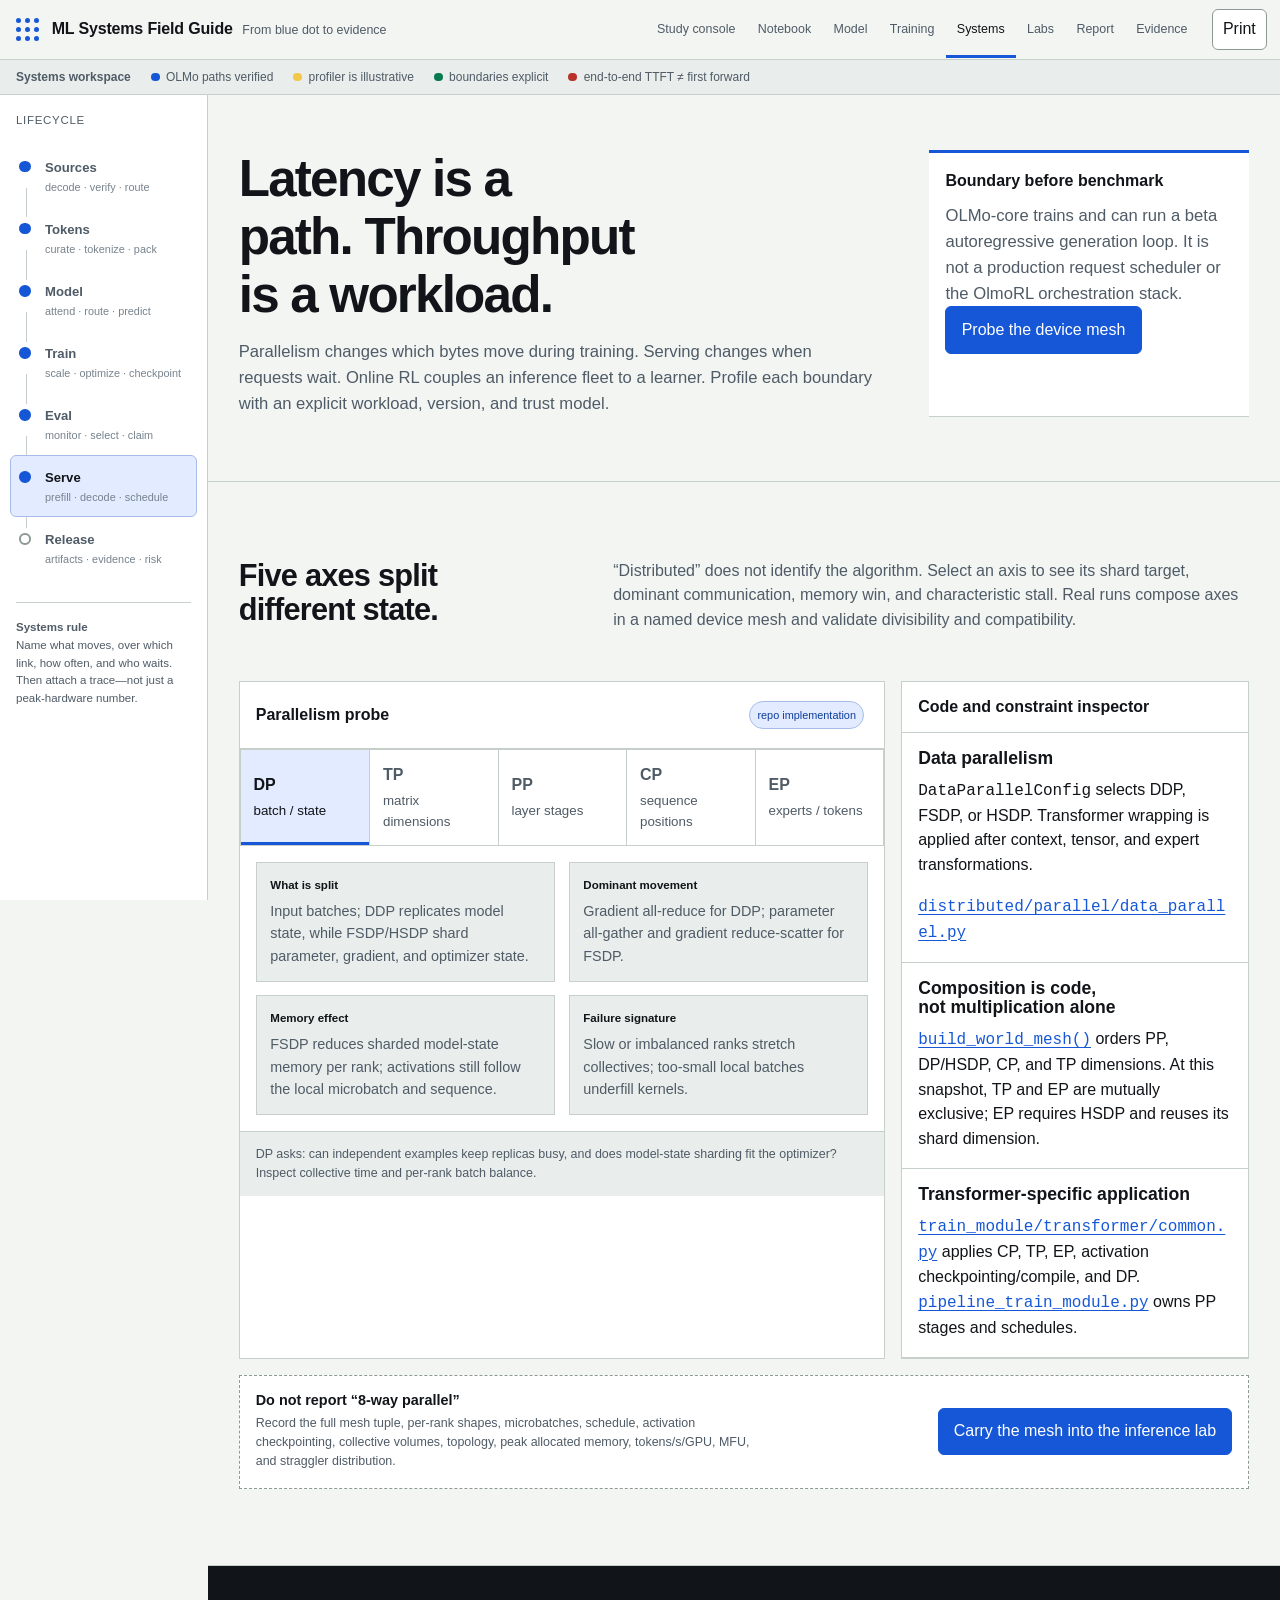
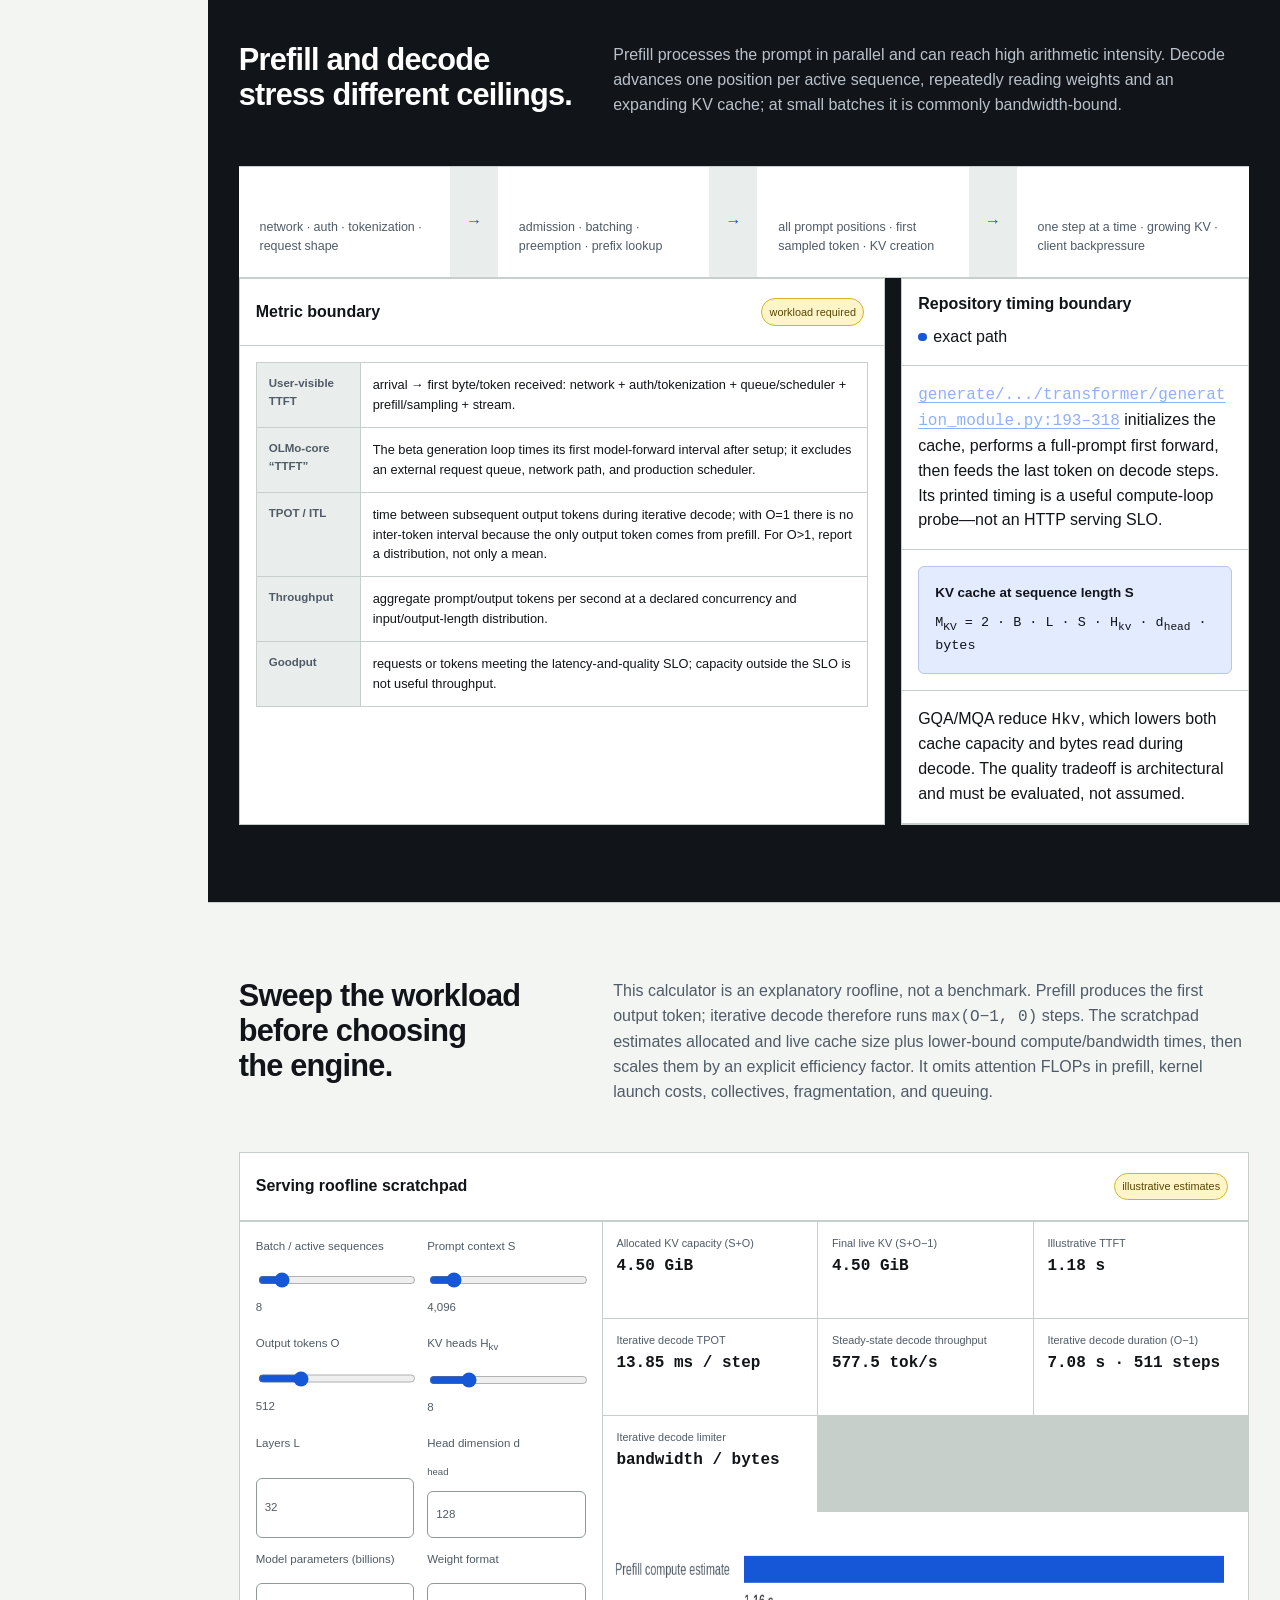
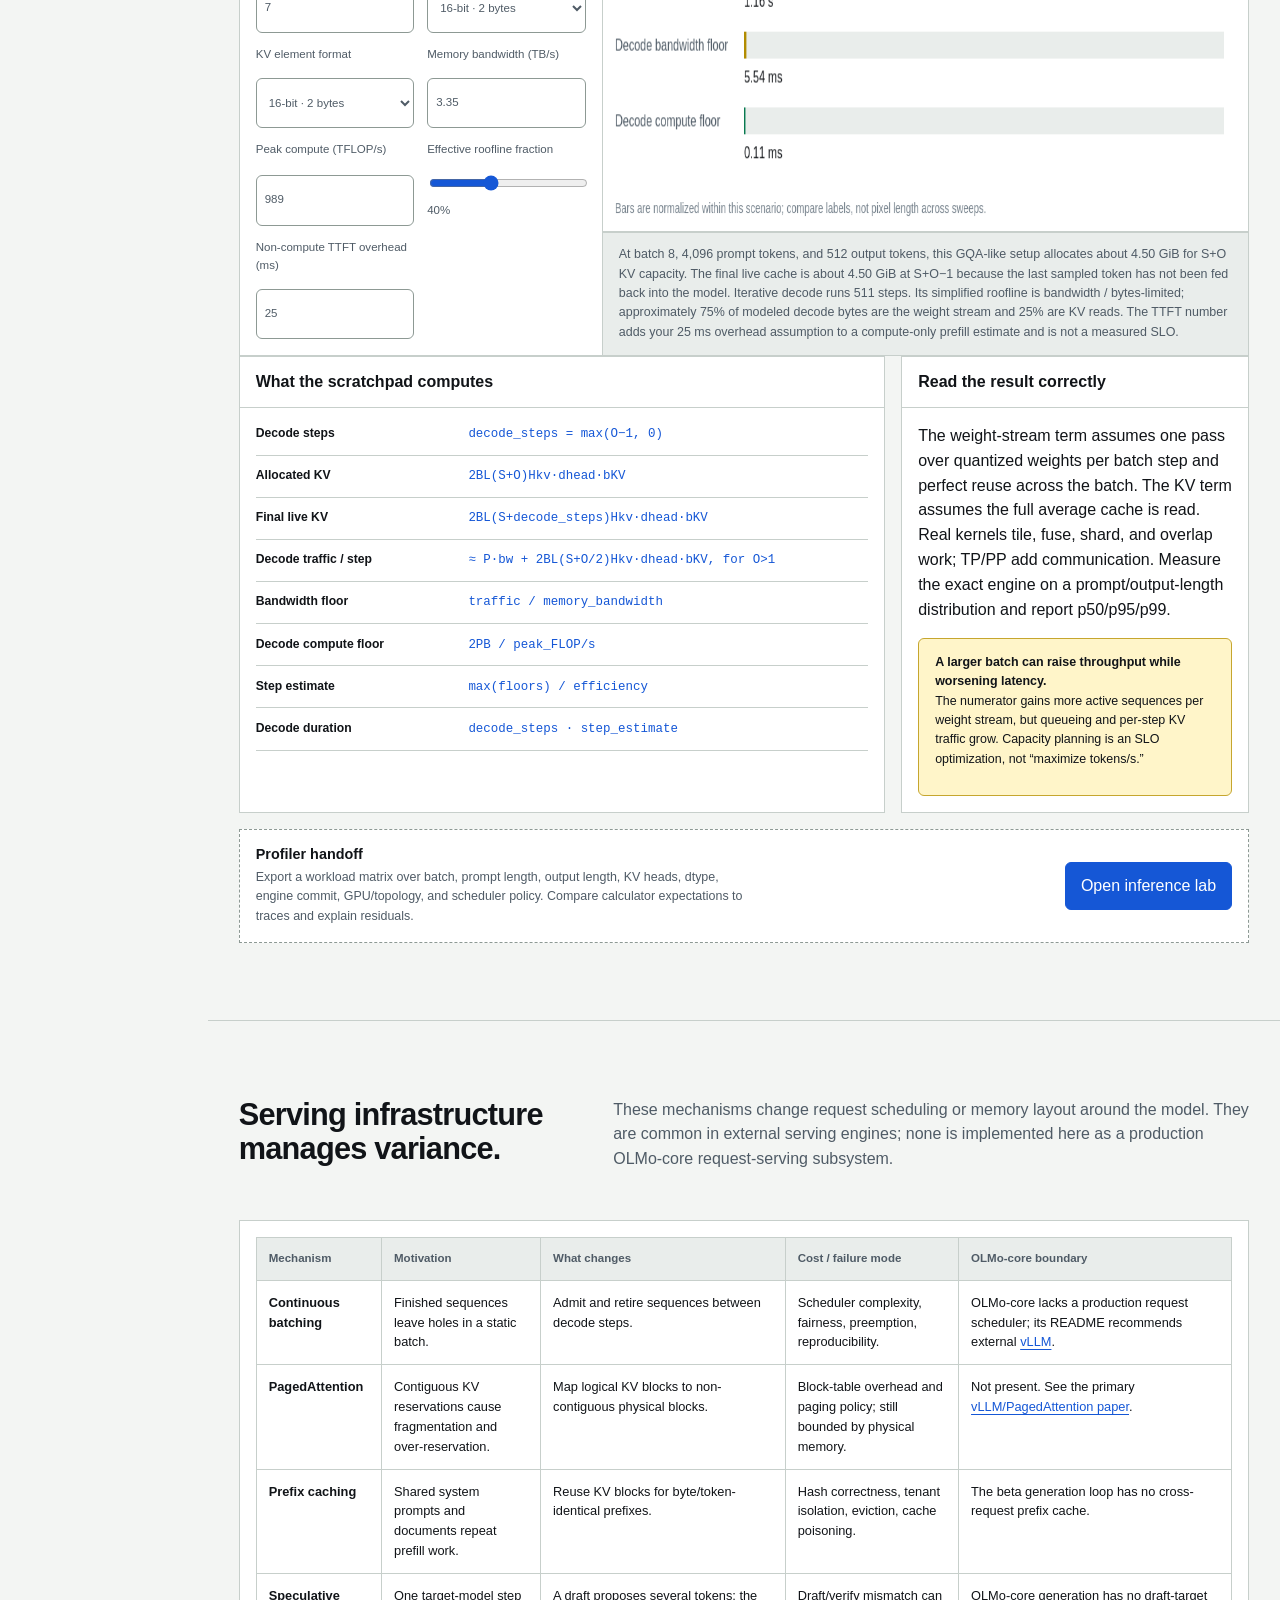
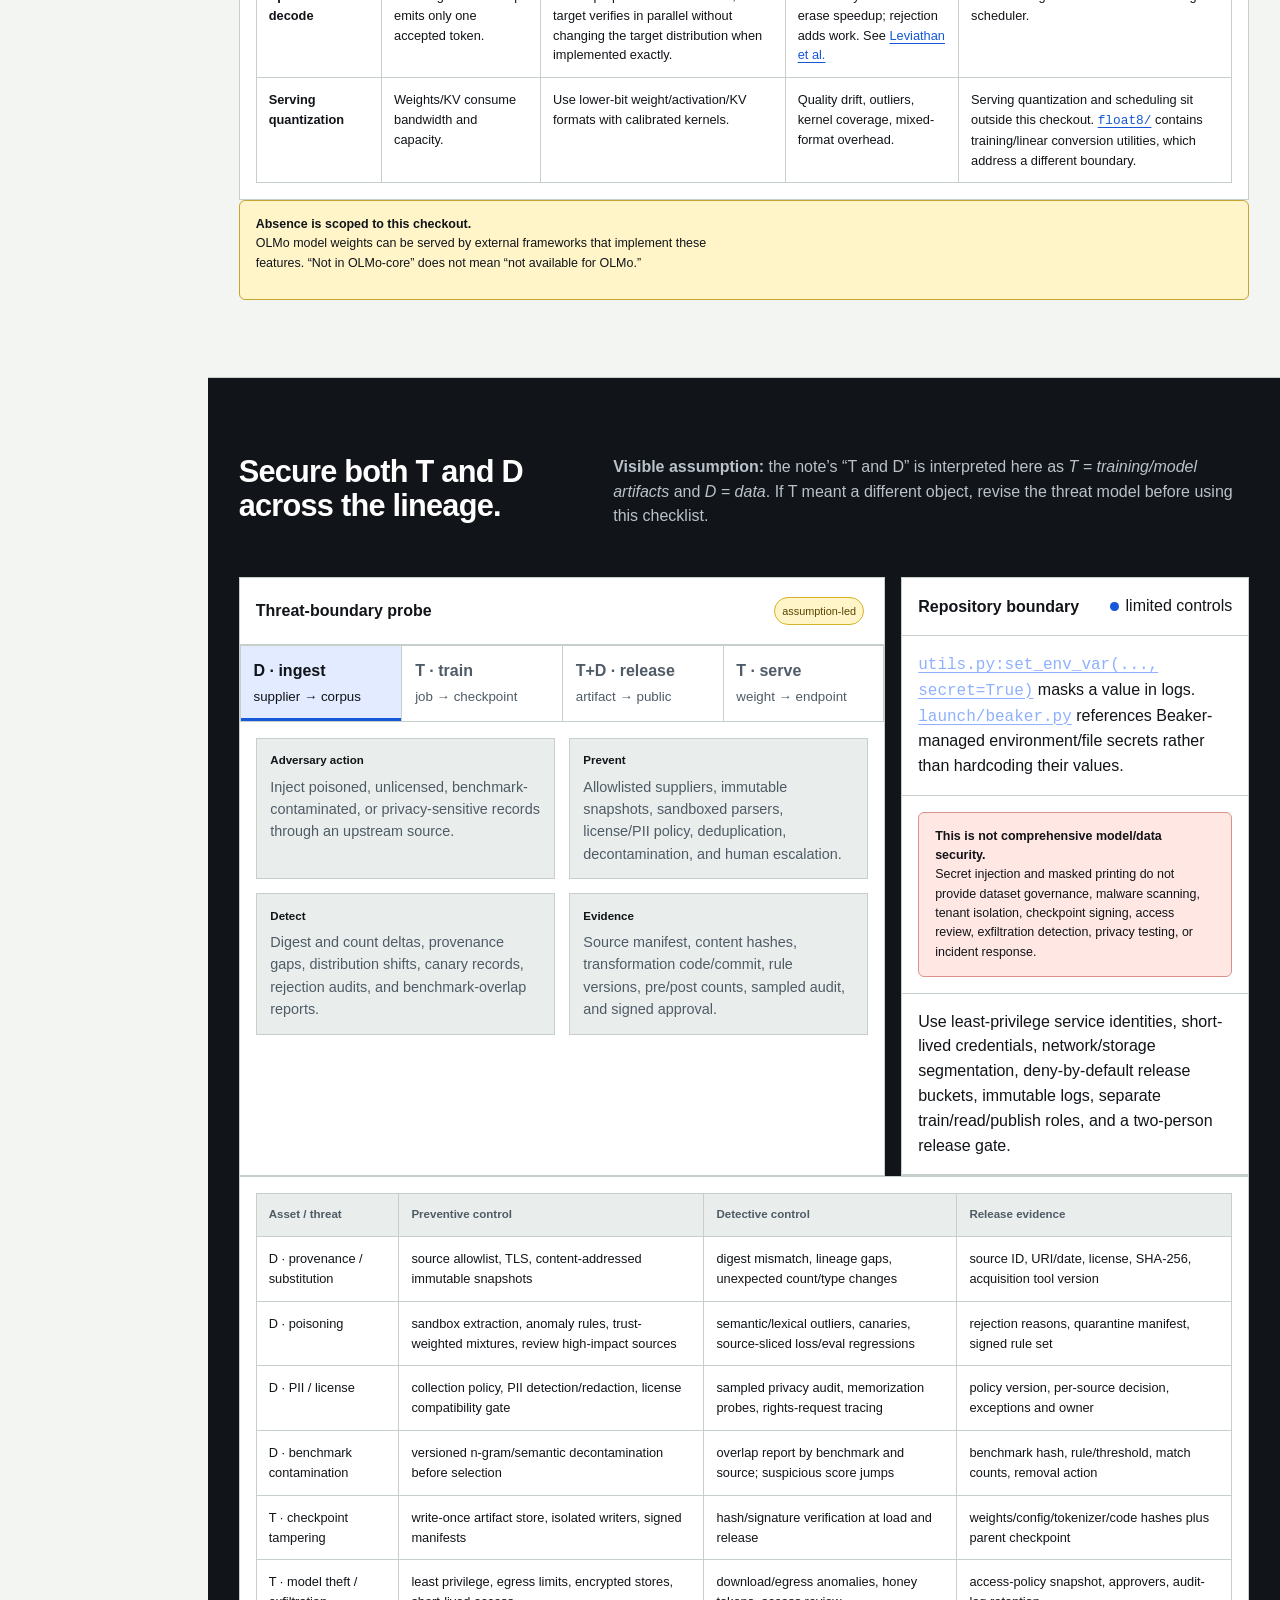
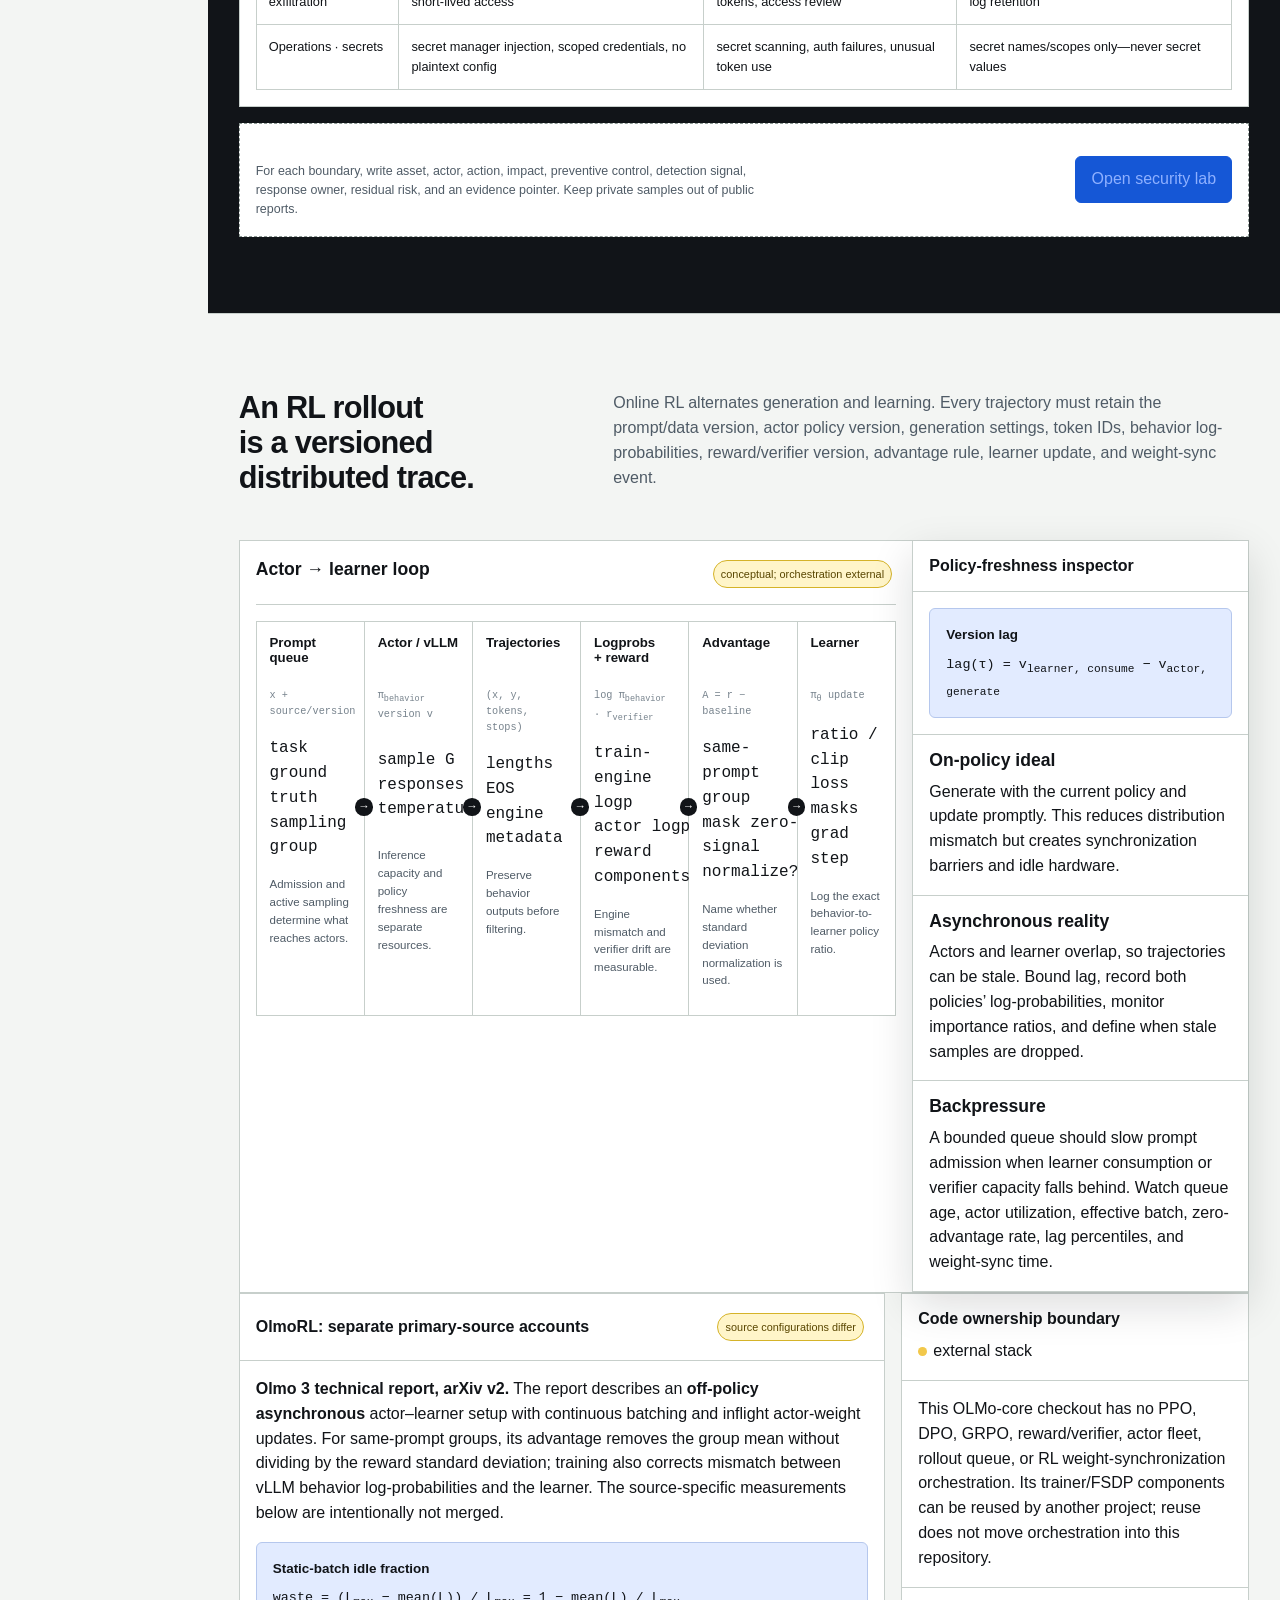
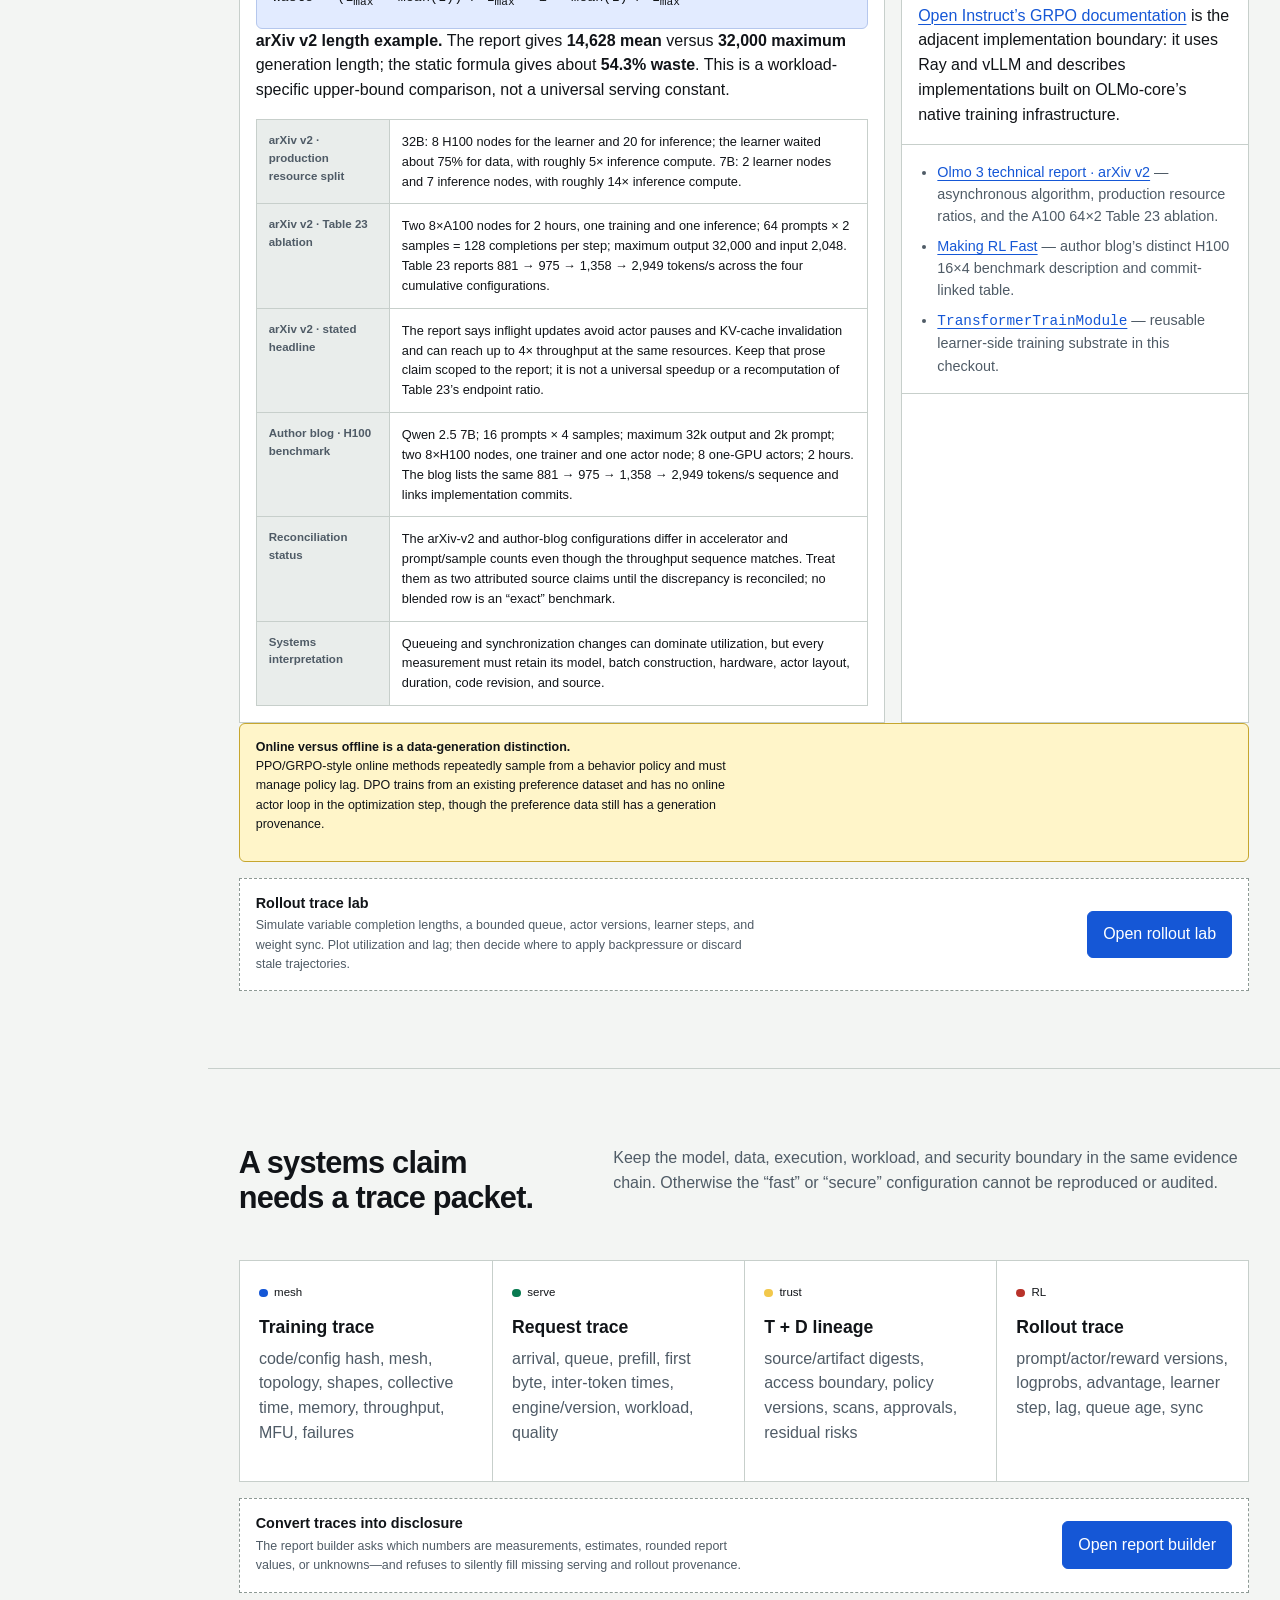
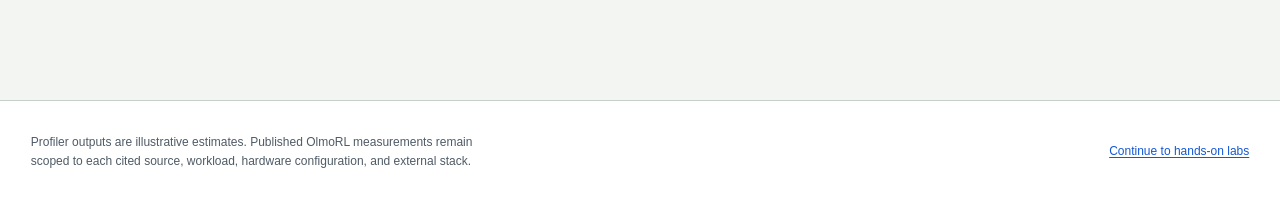
<file: my-knowledge/mlsys-field-guide/systems.html>
<!doctype html>
<html lang="en">
  <head>
    <meta charset="utf-8" />
    <meta name="viewport" content="width=device-width, initial-scale=1" />
    <meta
      name="description"
      content="Interactive systems workbench for distributed training, inference profiling, artifact and data security, and reinforcement-learning rollouts."
    />
    <title>ML Systems Field Guide — Systems and rollout</title>
    <link rel="stylesheet" href="assets/css/site.css" />
    <script src="assets/js/site.js" defer></script>
    <style>
      .systems-five-choice {
        grid-template-columns: repeat(5, minmax(0, 1fr));
      }

      .systems-inspector-grid {
        display: grid;
        grid-template-columns: repeat(2, minmax(0, 1fr));
        gap: 0.85rem;
      }

      .systems-signal {
        min-height: 7.4rem;
        padding: 0.85rem;
        border: 1px solid var(--rule);
        background: var(--surface-2);
      }

      .systems-signal strong,
      .systems-signal span {
        display: block;
      }

      .systems-signal strong {
        margin-bottom: 0.35rem;
        font-size: 0.72rem;
      }

      .systems-signal span {
        color: var(--muted);
        font-size: 0.9rem;
      }

      .systems-profiler-grid {
        display: grid;
        grid-template-columns: minmax(20rem, 0.72fr) minmax(0, 1.28fr);
        border-top: 1px solid var(--rule);
      }

      .systems-profiler-grid > * {
        min-width: 0;
      }

      .systems-profiler-grid > :first-child {
        border-right: 1px solid var(--rule);
      }

      .systems-metrics {
        display: grid;
        grid-template-columns: repeat(3, minmax(0, 1fr));
        gap: 1px;
        background: var(--rule);
      }

      .systems-metrics .metric {
        min-height: 6rem;
        margin: 0;
        padding: 0.85rem;
        border: 0;
        background: var(--surface);
      }

      .systems-flow .lane {
        min-height: 19rem;
      }

      .systems-flow .lane-visual {
        min-height: 5.8rem;
      }

      .systems-threat-choice {
        grid-template-columns: repeat(4, minmax(0, 1fr));
      }

      .systems-citation-list {
        margin-bottom: 0;
        padding-left: 1.2rem;
        color: var(--muted);
        font-size: 0.9rem;
      }

      .systems-citation-list li + li {
        margin-top: 0.45rem;
      }

      .systems-table-scroll {
        max-width: 100%;
        overflow-x: auto;
      }

      .section-band.is-dark .instrument-panel,
      .section-band.is-dark .proof-inspector {
        color: var(--ink);
      }

      @media (max-width: 1180px) {
        .systems-profiler-grid {
          grid-template-columns: 1fr;
        }

        .systems-profiler-grid > :first-child {
          border-right: 0;
          border-bottom: 1px solid var(--rule);
        }
      }

      @media (max-width: 880px) {
        .systems-five-choice,
        .systems-threat-choice {
          grid-template-columns: repeat(2, minmax(0, 1fr));
        }

        .systems-five-choice button:nth-child(3),
        .systems-threat-choice button:nth-child(3) {
          border-left: 0;
        }

        .systems-five-choice button:nth-child(n + 3),
        .systems-threat-choice button:nth-child(n + 3) {
          border-top: 1px solid var(--rule);
        }

        .systems-inspector-grid,
        .systems-metrics {
          grid-template-columns: 1fr;
        }
      }

      @media (max-width: 620px) {
        .systems-five-choice,
        .systems-threat-choice,
        .control-grid {
          grid-template-columns: 1fr;
        }

        .systems-five-choice button,
        .systems-threat-choice button {
          border-left: 0;
        }

        .systems-five-choice button + button,
        .systems-threat-choice button + button {
          border-top: 1px solid var(--rule);
        }
      }
    </style>
  </head>
  <body>
    <!--
    THESIS: Systems work is the accounting of movement, waiting, and trust boundaries; a model FLOP count alone cannot explain a training run, a serving SLO, or an RL rollout.
    OWN-WORLD: A pipeline debugger spanning device meshes, arrival-to-token latency, artifact/data trust, and actor-learner queues.
    STORY: Select a parallel axis, profile prefill and decode, audit serving mechanisms, secure T and D, then trace one rollout back to the learner.
    FIRST VIEWPORT: The user sees the systems claim and a five-axis parallelism probe, with repo boundaries visible before any estimator.
    FORM: Pipeline Debugger lifecycle workspace, approved task-led hybrid, seed f328a503.
    FINISH: unreviewed and undocumented is unfinished; this build ends with the finish review, the verdict, and DESIGN.md
    -->
    <a class="skip-link" href="#main">Skip to systems workbench</a>
    <header class="utility-bar">
      <a class="brand" href="index.html" aria-label="ML Systems Field Guide home">
        <span class="brand-mark" aria-hidden="true"><i></i><i></i><i></i><i></i><i></i><i></i><i></i><i></i><i></i></span>
        <span class="brand-copy"><strong>ML Systems Field Guide</strong><span>From blue dot to evidence</span></span>
      </a>
      <nav class="primary-nav" data-primary-nav aria-label="Primary navigation">
        <a href="index.html">Study console</a><a href="notebook.html">Notebook</a><a href="model.html">Model</a><a href="training.html">Training</a><a href="systems.html" aria-current="page">Systems</a><a href="labs.html">Labs</a><a href="report.html">Report</a><a href="sources.html">Evidence</a>
      </nav>
      <div class="utility-actions">
        <button class="utility-button" type="button" data-print>Print</button>
        <button class="utility-button nav-toggle" type="button" data-nav-toggle aria-expanded="false">Menu</button>
      </div>
    </header>

    <div class="evidence-ribbon">
      <strong>Systems workspace</strong>
      <span class="status-key status-repo">OLMo paths verified</span>
      <span class="status-key status-caution">profiler is illustrative</span>
      <span class="status-key status-primary">boundaries explicit</span>
      <span class="status-key status-contradiction">end-to-end TTFT ≠ first forward</span>
    </div>

    <div class="app-shell">
      <aside class="lifecycle-rail" aria-label="Learning lifecycle">
        <p class="rail-heading">Lifecycle</p>
        <ol class="rail-list">
          <li class="is-complete"><a href="notebook.html"><span class="rail-dot"></span><span class="rail-label"><strong>Sources</strong><small>decode · verify · route</small></span></a></li>
          <li class="is-complete"><a href="training.html#tokens"><span class="rail-dot"></span><span class="rail-label"><strong>Tokens</strong><small>curate · tokenize · pack</small></span></a></li>
          <li class="is-complete"><a href="model.html"><span class="rail-dot"></span><span class="rail-label"><strong>Model</strong><small>attend · route · predict</small></span></a></li>
          <li class="is-complete"><a href="training.html#scaling"><span class="rail-dot"></span><span class="rail-label"><strong>Train</strong><small>scale · optimize · checkpoint</small></span></a></li>
          <li class="is-complete"><a href="training.html#eval-gates"><span class="rail-dot"></span><span class="rail-label"><strong>Eval</strong><small>monitor · select · claim</small></span></a></li>
          <li><a href="#inference" aria-current="step"><span class="rail-dot"></span><span class="rail-label"><strong>Serve</strong><small>prefill · decode · schedule</small></span></a></li>
          <li><a href="report.html"><span class="rail-dot"></span><span class="rail-label"><strong>Release</strong><small>artifacts · evidence · risk</small></span></a></li>
        </ol>
        <div class="rail-block"><strong>Systems rule</strong><p>Name what moves, over which link, how often, and who waits. Then attach a trace—not just a peak-hardware number.</p></div>
      </aside>

      <main class="page-main" id="main">
        <section class="page-lede">
          <div>
            <h1>Latency is a path. Throughput is a workload.</h1>
            <p>Parallelism changes which bytes move during training. Serving changes when requests wait. Online RL couples an inference fleet to a learner. Profile each boundary with an explicit workload, version, and trust model.</p>
          </div>
          <div class="lede-controls">
            <strong>Boundary before benchmark</strong>
            <p>OLMo-core trains and can run a beta autoregressive generation loop. It is not a production request scheduler or the OlmoRL orchestration stack.</p>
            <a class="button button-primary" href="#parallelism">Probe the device mesh</a>
          </div>
        </section>

        <section id="parallelism" class="section-band" aria-labelledby="parallelism-title">
          <div class="section-heading">
            <h2 id="parallelism-title">Five axes split different state.</h2>
            <p>“Distributed” does not identify the algorithm. Select an axis to see its shard target, dominant communication, memory win, and characteristic stall. Real runs compose axes in a named device mesh and validate divisibility and compatibility.</p>
          </div>

          <div class="workbench-grid">
            <section class="instrument-panel" aria-labelledby="parallel-selector-title">
              <div class="panel-toolbar inspector-section">
                <h3 id="parallel-selector-title">Parallelism probe</h3>
                <span class="source-chip is-repo">repo implementation</span>
              </div>
              <div class="choice-strip systems-five-choice" id="parallel-choices" role="group" aria-label="Choose a parallelism axis">
                <button type="button" data-parallel="dp" aria-pressed="true"><strong>DP</strong><small>batch / state</small></button>
                <button type="button" data-parallel="tp" aria-pressed="false"><strong>TP</strong><small>matrix dimensions</small></button>
                <button type="button" data-parallel="pp" aria-pressed="false"><strong>PP</strong><small>layer stages</small></button>
                <button type="button" data-parallel="cp" aria-pressed="false"><strong>CP</strong><small>sequence positions</small></button>
                <button type="button" data-parallel="ep" aria-pressed="false"><strong>EP</strong><small>experts / tokens</small></button>
              </div>
              <div class="panel-body">
                <div class="systems-inspector-grid" aria-live="polite">
                  <div class="systems-signal"><strong>What is split</strong><span id="parallel-split">Input batches; DDP replicates model state, while FSDP/HSDP shard parameter, gradient, and optimizer state.</span></div>
                  <div class="systems-signal"><strong>Dominant movement</strong><span id="parallel-communication">Gradient all-reduce for DDP; parameter all-gather and gradient reduce-scatter for FSDP.</span></div>
                  <div class="systems-signal"><strong>Memory effect</strong><span id="parallel-memory">FSDP reduces sharded model-state memory per rank; activations still follow the local microbatch and sequence.</span></div>
                  <div class="systems-signal"><strong>Failure signature</strong><span id="parallel-failure">Slow or imbalanced ranks stretch collectives; too-small local batches underfill kernels.</span></div>
                </div>
              </div>
              <div class="live-conclusion" id="parallel-conclusion" aria-live="polite">DP asks: can independent examples keep replicas busy, and does model-state sharding fit the optimizer? Inspect collective time and per-rank batch balance.</div>
            </section>

            <aside class="instrument-panel" aria-labelledby="parallel-code-title">
              <div class="panel-toolbar inspector-section"><h3 id="parallel-code-title">Code and constraint inspector</h3></div>
              <div class="inspector-section">
                <h3 id="parallel-name">Data parallelism</h3>
                <p id="parallel-repo-note"><code>DataParallelConfig</code> selects DDP, FSDP, or HSDP. Transformer wrapping is applied after context, tensor, and expert transformations.</p>
                <p><a id="parallel-code-link" href="../../src/olmo_core/distributed/parallel/data_parallel.py"><code id="parallel-code-path">distributed/parallel/data_parallel.py</code></a></p>
              </div>
              <div class="inspector-section">
                <h3>Composition is code, not multiplication alone</h3>
                <p><a href="../../src/olmo_core/distributed/parallel/__init__.py"><code>build_world_mesh()</code></a> orders PP, DP/HSDP, CP, and TP dimensions. At this snapshot, TP and EP are mutually exclusive; EP requires HSDP and reuses its shard dimension.</p>
              </div>
              <div class="inspector-section">
                <h3>Transformer-specific application</h3>
                <p><a href="../../src/olmo_core/train/train_module/transformer/common.py"><code>train_module/transformer/common.py</code></a> applies CP, TP, EP, activation checkpointing/compile, and DP. <a href="../../src/olmo_core/train/train_module/transformer/pipeline_train_module.py"><code>pipeline_train_module.py</code></a> owns PP stages and schedules.</p>
              </div>
            </aside>
          </div>

          <div class="lab-console">
            <div><h3>Do not report “8-way parallel”</h3><p>Record the full mesh tuple, per-rank shapes, microbatches, schedule, activation checkpointing, collective volumes, topology, peak allocated memory, tokens/s/GPU, MFU, and straggler distribution.</p></div>
            <a class="button button-primary" href="labs.html#lab-inference">Carry the mesh into the inference lab</a>
          </div>
        </section>

        <section id="inference" class="section-band is-dark" aria-labelledby="inference-title">
          <div class="section-heading">
            <h2 id="inference-title">Prefill and decode stress different ceilings.</h2>
            <p>Prefill processes the prompt in parallel and can reach high arithmetic intensity. Decode advances one position per active sequence, repeatedly reading weights and an expanding KV cache; at small batches it is commonly bandwidth-bound.</p>
          </div>

          <div class="study-path" role="group" aria-label="Request latency path">
            <article class="path-stage"><strong>Arrival</strong><span>network · auth · tokenization · request shape</span></article><div class="path-connector">→</div>
            <article class="path-stage"><strong>Queue + schedule</strong><span>admission · batching · preemption · prefix lookup</span></article><div class="path-connector">→</div>
            <article class="path-stage"><strong>Prefill</strong><span>all prompt positions · first sampled token · KV creation</span></article><div class="path-connector">→</div>
            <article class="path-stage"><strong>Decode + stream</strong><span>one step at a time · growing KV · client backpressure</span></article>
          </div>

          <div class="workbench-grid">
            <section class="instrument-panel" aria-labelledby="metric-boundary-title">
              <div class="panel-toolbar inspector-section"><h3 id="metric-boundary-title">Metric boundary</h3><span class="source-chip is-caution">workload required</span></div>
              <div class="panel-body">
                <table class="evidence-table">
                  <tbody>
                    <tr><th>User-visible TTFT</th><td>arrival → first byte/token received: network + auth/tokenization + queue/scheduler + prefill/sampling + stream.</td></tr>
                    <tr><th>OLMo-core “TTFT”</th><td>The beta generation loop times its first model-forward interval after setup; it excludes an external request queue, network path, and production scheduler.</td></tr>
                    <tr><th>TPOT / ITL</th><td>time between subsequent output tokens during iterative decode; with O=1 there is no inter-token interval because the only output token comes from prefill. For O&gt;1, report a distribution, not only a mean.</td></tr>
                    <tr><th>Throughput</th><td>aggregate prompt/output tokens per second at a declared concurrency and input/output-length distribution.</td></tr>
                    <tr><th>Goodput</th><td>requests or tokens meeting the latency-and-quality SLO; capacity outside the SLO is not useful throughput.</td></tr>
                  </tbody>
                </table>
              </div>
            </section>
            <aside class="instrument-panel" aria-labelledby="repo-timing-title">
              <div class="panel-toolbar inspector-section"><h3 id="repo-timing-title">Repository timing boundary</h3><span class="status status-repo">exact path</span></div>
              <div class="inspector-section"><p><a href="../../src/olmo_core/generate/generation_module/transformer/generation_module.py"><code>generate/.../transformer/generation_module.py:193–318</code></a> initializes the cache, performs a full-prompt first forward, then feeds the last token on decode steps. Its printed timing is a useful compute-loop probe—not an HTTP serving SLO.</p></div>
              <div class="inspector-section"><div class="equation"><strong>KV cache at sequence length S</strong>M<sub>KV</sub> = 2 · B · L · S · H<sub>kv</sub> · d<sub>head</sub> · bytes</div></div>
              <div class="inspector-section"><p>GQA/MQA reduce <code>Hkv</code>, which lowers both cache capacity and bytes read during decode. The quality tradeoff is architectural and must be evaluated, not assumed.</p></div>
            </aside>
          </div>
        </section>

        <section id="profiler" class="section-band" aria-labelledby="profiler-title">
          <div class="section-heading">
            <h2 id="profiler-title">Sweep the workload before choosing the engine.</h2>
            <p>This calculator is an explanatory roofline, not a benchmark. Prefill produces the first output token; iterative decode therefore runs <code>max(O−1, 0)</code> steps. The scratchpad estimates allocated and live cache size plus lower-bound compute/bandwidth times, then scales them by an explicit efficiency factor. It omits attention FLOPs in prefill, kernel launch costs, collectives, fragmentation, and queuing.</p>
          </div>

          <section class="instrument-panel" aria-labelledby="profiler-panel-title">
            <div class="panel-toolbar inspector-section"><h3 id="profiler-panel-title">Serving roofline scratchpad</h3><span class="source-chip is-caution">illustrative estimates</span></div>
            <div class="systems-profiler-grid">
              <div class="panel-body control-grid">
                <div class="control"><label for="serve-batch">Batch / active sequences</label><input id="serve-batch" type="range" min="1" max="64" step="1" value="8" /><output id="serve-batch-out" for="serve-batch">8</output></div>
                <div class="control"><label for="serve-context">Prompt context S</label><input id="serve-context" type="range" min="256" max="32768" step="256" value="4096" /><output id="serve-context-out" for="serve-context">4,096</output></div>
                <div class="control"><label for="serve-output">Output tokens O</label><input id="serve-output" type="range" min="1" max="2048" step="1" value="512" /><output id="serve-output-out" for="serve-output">512</output></div>
                <div class="control"><label for="serve-kv-heads">KV heads H<sub>kv</sub></label><input id="serve-kv-heads" type="range" min="1" max="32" step="1" value="8" /><output id="serve-kv-heads-out" for="serve-kv-heads">8</output></div>
                <label class="control">Layers L <input id="serve-layers" type="number" min="1" max="160" step="1" value="32" /></label>
                <label class="control">Head dimension d<sub>head</sub> <input id="serve-head-dim" type="number" min="16" max="512" step="16" value="128" /></label>
                <label class="control">Model parameters (billions) <input id="serve-params" type="number" min="0.1" max="1000" step="0.1" value="7" /></label>
                <label class="control">Weight format <select id="serve-weight-bytes"><option value="2">16-bit · 2 bytes</option><option value="1">8-bit · 1 byte</option><option value="0.5">4-bit · 0.5 byte</option></select></label>
                <label class="control">KV element format <select id="serve-kv-bytes"><option value="2">16-bit · 2 bytes</option><option value="1">8-bit · 1 byte</option></select></label>
                <label class="control">Memory bandwidth (TB/s) <input id="serve-bandwidth" type="number" min="0.1" max="20" step="0.05" value="3.35" /></label>
                <label class="control">Peak compute (TFLOP/s) <input id="serve-compute" type="number" min="1" max="10000" step="1" value="989" /></label>
                <div class="control"><label for="serve-efficiency">Effective roofline fraction</label><input id="serve-efficiency" type="range" min="0.1" max="0.9" step="0.05" value="0.4" /><output id="serve-efficiency-out" for="serve-efficiency">40%</output></div>
                <label class="control">Non-compute TTFT overhead (ms) <input id="serve-overhead" type="number" min="0" max="60000" step="1" value="25" /></label>
              </div>
              <div>
                <div class="systems-metrics metric-stack">
                  <div class="metric"><span>Allocated KV capacity (S+O)</span><strong id="serve-kv">—</strong></div>
                  <div class="metric"><span>Final live KV (S+O−1)</span><strong id="serve-live-kv">—</strong></div>
                  <div class="metric"><span>Illustrative TTFT</span><strong id="serve-ttft">—</strong></div>
                  <div class="metric"><span>Iterative decode TPOT</span><strong id="serve-tpot">—</strong></div>
                  <div class="metric"><span>Steady-state decode throughput</span><strong id="serve-throughput">—</strong></div>
                  <div class="metric"><span>Iterative decode duration (O−1)</span><strong id="serve-duration">—</strong></div>
                  <div class="metric"><span>Iterative decode limiter</span><strong id="serve-limiter">—</strong></div>
                </div>
                <div class="plot-wrap"><canvas id="serve-plot" width="960" height="320" role="img" aria-label="Illustrative prefill and decode lower-bound timing bars"></canvas></div>
                <div class="live-conclusion" id="serve-conclusion" aria-live="polite"></div>
              </div>
            </div>
          </section>

          <div class="workbench-grid">
            <section class="instrument-panel" aria-labelledby="scratchpad-formulas-title"><div class="panel-toolbar inspector-section"><h3 id="scratchpad-formulas-title">What the scratchpad computes</h3></div><div class="panel-body formula-stack">
              <div class="formula-line"><strong>Decode steps</strong><code>decode_steps = max(O−1, 0)</code></div>
              <div class="formula-line"><strong>Allocated KV</strong><code>2BL(S+O)Hkv·dhead·bKV</code></div>
              <div class="formula-line"><strong>Final live KV</strong><code>2BL(S+decode_steps)Hkv·dhead·bKV</code></div>
              <div class="formula-line"><strong>Decode traffic / step</strong><code>≈ P·bw + 2BL(S+O/2)Hkv·dhead·bKV, for O&gt;1</code></div>
              <div class="formula-line"><strong>Bandwidth floor</strong><code>traffic / memory_bandwidth</code></div>
              <div class="formula-line"><strong>Decode compute floor</strong><code>2PB / peak_FLOP/s</code></div>
              <div class="formula-line"><strong>Step estimate</strong><code>max(floors) / efficiency</code></div>
              <div class="formula-line"><strong>Decode duration</strong><code>decode_steps · step_estimate</code></div>
            </div></section>
            <aside class="instrument-panel" aria-labelledby="scratchpad-reading-title"><div class="panel-toolbar inspector-section"><h3 id="scratchpad-reading-title">Read the result correctly</h3></div><div class="panel-body"><p>The weight-stream term assumes one pass over quantized weights per batch step and perfect reuse across the batch. The KV term assumes the full average cache is read. Real kernels tile, fuse, shard, and overlap work; TP/PP add communication. Measure the exact engine on a prompt/output-length distribution and report p50/p95/p99.</p><div class="caution-box"><strong>A larger batch can raise throughput while worsening latency.</strong><p>The numerator gains more active sequences per weight stream, but queueing and per-step KV traffic grow. Capacity planning is an SLO optimization, not “maximize tokens/s.”</p></div></div></aside>
          </div>

          <div class="lab-console"><div><h3>Profiler handoff</h3><p>Export a workload matrix over batch, prompt length, output length, KV heads, dtype, engine commit, GPU/topology, and scheduler policy. Compare calculator expectations to traces and explain residuals.</p></div><a class="button button-primary" href="labs.html#lab-inference">Open inference lab</a></div>
        </section>

        <section id="serving" class="section-band" aria-labelledby="serving-title">
          <div class="section-heading"><h2 id="serving-title">Serving infrastructure manages variance.</h2><p>These mechanisms change request scheduling or memory layout around the model. They are common in external serving engines; none is implemented here as a production OLMo-core request-serving subsystem.</p></div>
          <div class="instrument-panel">
            <div class="panel-body"><div class="systems-table-scroll"><table class="comparison-table">
              <thead><tr><th>Mechanism</th><th>Motivation</th><th>What changes</th><th>Cost / failure mode</th><th>OLMo-core boundary</th></tr></thead>
              <tbody>
                <tr><td><strong>Continuous batching</strong></td><td>Finished sequences leave holes in a static batch.</td><td>Admit and retire sequences between decode steps.</td><td>Scheduler complexity, fairness, preemption, reproducibility.</td><td>OLMo-core lacks a production request scheduler; its README recommends external <a href="https://docs.vllm.ai/">vLLM</a>.</td></tr>
                <tr><td><strong>PagedAttention</strong></td><td>Contiguous KV reservations cause fragmentation and over-reservation.</td><td>Map logical KV blocks to non-contiguous physical blocks.</td><td>Block-table overhead and paging policy; still bounded by physical memory.</td><td>Not present. See the primary <a href="https://arxiv.org/abs/2309.06180">vLLM/PagedAttention paper</a>.</td></tr>
                <tr><td><strong>Prefix caching</strong></td><td>Shared system prompts and documents repeat prefill work.</td><td>Reuse KV blocks for byte/token-identical prefixes.</td><td>Hash correctness, tenant isolation, eviction, cache poisoning.</td><td>The beta generation loop has no cross-request prefix cache.</td></tr>
                <tr><td><strong>Speculative decode</strong></td><td>One target-model step emits only one accepted token.</td><td>A draft proposes several tokens; the target verifies in parallel without changing the target distribution when implemented exactly.</td><td>Draft/verify mismatch can erase speedup; rejection adds work. See <a href="https://arxiv.org/abs/2211.17192">Leviathan et al.</a></td><td>OLMo-core generation has no draft-target scheduler.</td></tr>
                <tr><td><strong>Serving quantization</strong></td><td>Weights/KV consume bandwidth and capacity.</td><td>Use lower-bit weight/activation/KV formats with calibrated kernels.</td><td>Quality drift, outliers, kernel coverage, mixed-format overhead.</td><td>Serving quantization and scheduling sit outside this checkout. <a href="../../src/olmo_core/float8/__init__.py"><code>float8/</code></a> contains training/linear conversion utilities, which address a different boundary.</td></tr>
              </tbody>
            </table></div></div>
          </div>
          <div class="caution-box"><strong>Absence is scoped to this checkout.</strong><p>OLMo model weights can be served by external frameworks that implement these features. “Not in OLMo-core” does not mean “not available for OLMo.”</p></div>
        </section>

        <section id="security" class="section-band is-dark" aria-labelledby="security-title">
          <div class="section-heading"><h2 id="security-title">Secure both T and D across the lineage.</h2><p><strong>Visible assumption:</strong> the note’s “T and D” is interpreted here as <em>T = training/model artifacts</em> and <em>D = data</em>. If T meant a different object, revise the threat model before using this checklist.</p></div>

          <div class="workbench-grid">
            <section class="instrument-panel" aria-labelledby="threat-probe-title">
              <div class="panel-toolbar inspector-section"><h3 id="threat-probe-title">Threat-boundary probe</h3><span class="source-chip is-caution">assumption-led</span></div>
              <div class="choice-strip systems-threat-choice" id="threat-choices" role="group" aria-label="Choose a security boundary">
                <button type="button" data-threat="ingest" aria-pressed="true"><strong>D · ingest</strong><small>supplier → corpus</small></button>
                <button type="button" data-threat="run" aria-pressed="false"><strong>T · train</strong><small>job → checkpoint</small></button>
                <button type="button" data-threat="release" aria-pressed="false"><strong>T+D · release</strong><small>artifact → public</small></button>
                <button type="button" data-threat="serve" aria-pressed="false"><strong>T · serve</strong><small>weight → endpoint</small></button>
              </div>
              <div class="panel-body systems-inspector-grid" aria-live="polite">
                <div class="systems-signal"><strong>Adversary action</strong><span id="threat-action">Inject poisoned, unlicensed, benchmark-contaminated, or privacy-sensitive records through an upstream source.</span></div>
                <div class="systems-signal"><strong>Prevent</strong><span id="threat-prevent">Allowlisted suppliers, immutable snapshots, sandboxed parsers, license/PII policy, deduplication, decontamination, and human escalation.</span></div>
                <div class="systems-signal"><strong>Detect</strong><span id="threat-detect">Digest and count deltas, provenance gaps, distribution shifts, canary records, rejection audits, and benchmark-overlap reports.</span></div>
                <div class="systems-signal"><strong>Evidence</strong><span id="threat-evidence">Source manifest, content hashes, transformation code/commit, rule versions, pre/post counts, sampled audit, and signed approval.</span></div>
              </div>
            </section>
            <aside class="instrument-panel" aria-labelledby="security-repo-title">
              <div class="panel-toolbar inspector-section"><h3 id="security-repo-title">Repository boundary</h3><span class="status status-repo">limited controls</span></div>
              <div class="inspector-section"><p><a href="../../src/olmo_core/utils.py"><code>utils.py:set_env_var(..., secret=True)</code></a> masks a value in logs. <a href="../../src/olmo_core/launch/beaker.py"><code>launch/beaker.py</code></a> references Beaker-managed environment/file secrets rather than hardcoding their values.</p></div>
              <div class="inspector-section"><div class="correction-box"><strong>This is not comprehensive model/data security.</strong><p>Secret injection and masked printing do not provide dataset governance, malware scanning, tenant isolation, checkpoint signing, access review, exfiltration detection, privacy testing, or incident response.</p></div></div>
              <div class="inspector-section"><p>Use least-privilege service identities, short-lived credentials, network/storage segmentation, deny-by-default release buckets, immutable logs, separate train/read/publish roles, and a two-person release gate.</p></div>
            </aside>
          </div>

          <div class="instrument-panel">
            <div class="panel-body"><div class="systems-table-scroll"><table class="comparison-table">
              <thead><tr><th>Asset / threat</th><th>Preventive control</th><th>Detective control</th><th>Release evidence</th></tr></thead>
              <tbody>
                <tr><td>D · provenance / substitution</td><td>source allowlist, TLS, content-addressed immutable snapshots</td><td>digest mismatch, lineage gaps, unexpected count/type changes</td><td>source ID, URI/date, license, SHA-256, acquisition tool version</td></tr>
                <tr><td>D · poisoning</td><td>sandbox extraction, anomaly rules, trust-weighted mixtures, review high-impact sources</td><td>semantic/lexical outliers, canaries, source-sliced loss/eval regressions</td><td>rejection reasons, quarantine manifest, signed rule set</td></tr>
                <tr><td>D · PII / license</td><td>collection policy, PII detection/redaction, license compatibility gate</td><td>sampled privacy audit, memorization probes, rights-request tracing</td><td>policy version, per-source decision, exceptions and owner</td></tr>
                <tr><td>D · benchmark contamination</td><td>versioned n-gram/semantic decontamination before selection</td><td>overlap report by benchmark and source; suspicious score jumps</td><td>benchmark hash, rule/threshold, match counts, removal action</td></tr>
                <tr><td>T · checkpoint tampering</td><td>write-once artifact store, isolated writers, signed manifests</td><td>hash/signature verification at load and release</td><td>weights/config/tokenizer/code hashes plus parent checkpoint</td></tr>
                <tr><td>T · model theft / exfiltration</td><td>least privilege, egress limits, encrypted stores, short-lived access</td><td>download/egress anomalies, honey tokens, access review</td><td>access-policy snapshot, approvers, audit-log retention</td></tr>
                <tr><td>Operations · secrets</td><td>secret manager injection, scoped credentials, no plaintext config</td><td>secret scanning, auth failures, unusual token use</td><td>secret names/scopes only—never secret values</td></tr>
              </tbody>
            </table></div></div>
          </div>

          <div class="lab-console"><div><h3>Threat-model deliverable</h3><p>For each boundary, write asset, actor, action, impact, preventive control, detection signal, response owner, residual risk, and an evidence pointer. Keep private samples out of public reports.</p></div><a class="button button-primary" href="labs.html#lab-security">Open security lab</a></div>
        </section>

        <section id="rollout" class="section-band" aria-labelledby="rollout-title">
          <div class="section-heading"><h2 id="rollout-title">An RL rollout is a versioned distributed trace.</h2><p>Online RL alternates generation and learning. Every trajectory must retain the prompt/data version, actor policy version, generation settings, token IDs, behavior log-probabilities, reward/verifier version, advantage rule, learner update, and weight-sync event.</p></div>

          <div class="trace-workspace">
            <div class="trace-stage systems-flow">
              <div class="trace-toolbar"><h3>Actor → learner loop</h3><span class="source-chip is-caution">conceptual; orchestration external</span></div>
              <div class="execution-lanes">
                <article class="lane"><h3>Prompt queue</h3><span class="shape">x + source/version</span><div class="lane-visual mono">task<br />ground truth<br />sampling group</div><p class="lane-note">Admission and active sampling determine what reaches actors.</p><span class="lane-arrow">→</span></article>
                <article class="lane"><h3>Actor / vLLM</h3><span class="shape">π<sub>behavior</sub> version v</span><div class="lane-visual mono">sample G<br />responses<br />temperature</div><p class="lane-note">Inference capacity and policy freshness are separate resources.</p><span class="lane-arrow">→</span></article>
                <article class="lane"><h3>Trajectories</h3><span class="shape">(x, y, tokens, stops)</span><div class="lane-visual mono">lengths<br />EOS<br />engine metadata</div><p class="lane-note">Preserve behavior outputs before filtering.</p><span class="lane-arrow">→</span></article>
                <article class="lane"><h3>Logprobs + reward</h3><span class="shape">log π<sub>behavior</sub> · r<sub>verifier</sub></span><div class="lane-visual mono">train-engine logp<br />actor logp<br />reward components</div><p class="lane-note">Engine mismatch and verifier drift are measurable.</p><span class="lane-arrow">→</span></article>
                <article class="lane"><h3>Advantage</h3><span class="shape">A = r − baseline</span><div class="lane-visual mono">same-prompt group<br />mask zero-signal<br />normalize?</div><p class="lane-note">Name whether standard deviation normalization is used.</p><span class="lane-arrow">→</span></article>
                <article class="lane"><h3>Learner</h3><span class="shape">π<sub>θ</sub> update</span><div class="lane-visual mono">ratio / clip<br />loss masks<br />grad step</div><p class="lane-note">Log the exact behavior-to-learner policy ratio.</p><span class="lane-arrow">→</span></article>
                <article class="lane"><h3>Weight sync</h3><span class="shape">v → v+1</span><div class="lane-visual mono">broadcast<br />pause / inflight<br />ack version</div><p class="lane-note">Actor lag changes the estimator’s off-policy correction burden.</p><span class="lane-arrow">→</span></article>
                <article class="lane"><h3>Eval + next queue</h3><span class="shape">quality · safety · SLO</span><div class="lane-visual mono">held-out reward<br />capability<br />lag/backlog</div><p class="lane-note">A higher reward is not sufficient release evidence.</p></article>
              </div>
            </div>
            <aside class="proof-inspector" aria-labelledby="policy-freshness-title">
              <div class="panel-toolbar inspector-section"><h3 id="policy-freshness-title">Policy-freshness inspector</h3></div>
              <div class="inspector-section"><div class="equation"><strong>Version lag</strong>lag(τ) = v<sub>learner, consume</sub> − v<sub>actor, generate</sub></div></div>
              <div class="inspector-section"><h3>On-policy ideal</h3><p>Generate with the current policy and update promptly. This reduces distribution mismatch but creates synchronization barriers and idle hardware.</p></div>
              <div class="inspector-section"><h3>Asynchronous reality</h3><p>Actors and learner overlap, so trajectories can be stale. Bound lag, record both policies’ log-probabilities, monitor importance ratios, and define when stale samples are dropped.</p></div>
              <div class="inspector-section"><h3>Backpressure</h3><p>A bounded queue should slow prompt admission when learner consumption or verifier capacity falls behind. Watch queue age, actor utilization, effective batch, zero-advantage rate, lag percentiles, and weight-sync time.</p></div>
            </aside>
          </div>

          <div class="workbench-grid">
            <section class="instrument-panel" aria-labelledby="olmorl-example-title">
              <div class="panel-toolbar inspector-section"><h3 id="olmorl-example-title">OlmoRL: separate primary-source accounts</h3><span class="source-chip is-caution">source configurations differ</span></div>
              <div class="panel-body">
                <p><strong>Olmo 3 technical report, arXiv v2.</strong> The report describes an <strong>off-policy asynchronous</strong> actor–learner setup with continuous batching and inflight actor-weight updates. For same-prompt groups, its advantage removes the group mean without dividing by the reward standard deviation; training also corrects mismatch between vLLM behavior log-probabilities and the learner. The source-specific measurements below are intentionally not merged.</p>
                <div class="equation"><strong>Static-batch idle fraction</strong>waste = (L<sub>max</sub> − mean(L)) / L<sub>max</sub> = 1 − mean(L) / L<sub>max</sub></div>
                <p><strong>arXiv v2 length example.</strong> The report gives <strong>14,628 mean</strong> versus <strong>32,000 maximum</strong> generation length; the static formula gives about <strong>54.3% waste</strong>. This is a workload-specific upper-bound comparison, not a universal serving constant.</p>
                <table class="evidence-table">
                  <tbody>
                    <tr><th>arXiv v2 · production resource split</th><td>32B: 8 H100 nodes for the learner and 20 for inference; the learner waited about 75% for data, with roughly 5× inference compute. 7B: 2 learner nodes and 7 inference nodes, with roughly 14× inference compute.</td></tr>
                    <tr><th>arXiv v2 · Table 23 ablation</th><td>Two 8×A100 nodes for 2 hours, one training and one inference; 64 prompts × 2 samples = 128 completions per step; maximum output 32,000 and input 2,048. Table 23 reports 881 → 975 → 1,358 → 2,949 tokens/s across the four cumulative configurations.</td></tr>
                    <tr><th>arXiv v2 · stated headline</th><td>The report says inflight updates avoid actor pauses and KV-cache invalidation and can reach up to 4× throughput at the same resources. Keep that prose claim scoped to the report; it is not a universal speedup or a recomputation of Table 23’s endpoint ratio.</td></tr>
                    <tr><th>Author blog · H100 benchmark</th><td>Qwen 2.5 7B; 16 prompts × 4 samples; maximum 32k output and 2k prompt; two 8×H100 nodes, one trainer and one actor node; 8 one-GPU actors; 2 hours. The blog lists the same 881 → 975 → 1,358 → 2,949 tokens/s sequence and links implementation commits.</td></tr>
                    <tr><th>Reconciliation status</th><td>The arXiv-v2 and author-blog configurations differ in accelerator and prompt/sample counts even though the throughput sequence matches. Treat them as two attributed source claims until the discrepancy is reconciled; no blended row is an “exact” benchmark.</td></tr>
                    <tr><th>Systems interpretation</th><td>Queueing and synchronization changes can dominate utilization, but every measurement must retain its model, batch construction, hardware, actor layout, duration, code revision, and source.</td></tr>
                  </tbody>
                </table>
              </div>
            </section>
            <aside class="instrument-panel" aria-labelledby="rl-code-boundary-title">
              <div class="panel-toolbar inspector-section"><h3 id="rl-code-boundary-title">Code ownership boundary</h3><span class="status status-caution">external stack</span></div>
              <div class="inspector-section"><p>This OLMo-core checkout has no PPO, DPO, GRPO, reward/verifier, actor fleet, rollout queue, or RL weight-synchronization orchestration. Its trainer/FSDP components can be reused by another project; reuse does not move orchestration into this repository.</p></div>
              <div class="inspector-section"><p><a href="https://allenai.github.io/open-instruct/algorithms/grpo/">Open Instruct’s GRPO documentation</a> is the adjacent implementation boundary: it uses Ray and vLLM and describes implementations built on OLMo-core’s native training infrastructure.</p></div>
              <div class="inspector-section"><ul class="systems-citation-list"><li><a href="https://arxiv.org/pdf/2512.13961v2">Olmo 3 technical report · arXiv v2</a> — asynchronous algorithm, production resource ratios, and the A100 64×2 Table 23 ablation.</li><li><a href="https://finbarr.ca/making-rl-fast/">Making RL Fast</a> — author blog’s distinct H100 16×4 benchmark description and commit-linked table.</li><li><a href="../../src/olmo_core/train/train_module/transformer/train_module.py"><code>TransformerTrainModule</code></a> — reusable learner-side training substrate in this checkout.</li></ul></div>
            </aside>
          </div>

          <div class="caution-box"><strong>Online versus offline is a data-generation distinction.</strong><p>PPO/GRPO-style online methods repeatedly sample from a behavior policy and must manage policy lag. DPO trains from an existing preference dataset and has no online actor loop in the optimization step, though the preference data still has a generation provenance.</p></div>

          <div class="lab-console"><div><h3>Rollout trace lab</h3><p>Simulate variable completion lengths, a bounded queue, actor versions, learner steps, and weight sync. Plot utilization and lag; then decide where to apply backpressure or discard stale trajectories.</p></div><a class="button button-primary" href="labs.html#lab-rl">Open rollout lab</a></div>
        </section>

        <section id="systems-handoff" class="section-band" aria-labelledby="handoff-title">
          <div class="section-heading"><h2 id="handoff-title">A systems claim needs a trace packet.</h2><p>Keep the model, data, execution, workload, and security boundary in the same evidence chain. Otherwise the “fast” or “secure” configuration cannot be reproduced or audited.</p></div>
          <div class="source-boundary">
            <article class="source-level"><span class="status status-repo">mesh</span><h3>Training trace</h3><p>code/config hash, mesh, topology, shapes, collective time, memory, throughput, MFU, failures</p></article>
            <article class="source-level"><span class="status status-primary">serve</span><h3>Request trace</h3><p>arrival, queue, prefill, first byte, inter-token times, engine/version, workload, quality</p></article>
            <article class="source-level"><span class="status status-caution">trust</span><h3>T + D lineage</h3><p>source/artifact digests, access boundary, policy versions, scans, approvals, residual risks</p></article>
            <article class="source-level"><span class="status status-contradiction">RL</span><h3>Rollout trace</h3><p>prompt/actor/reward versions, logprobs, advantage, learner step, lag, queue age, sync</p></article>
          </div>
          <div class="lab-console"><div><h3>Convert traces into disclosure</h3><p>The report builder asks which numbers are measurements, estimates, rounded report values, or unknowns—and refuses to silently fill missing serving and rollout provenance.</p></div><a class="button button-primary" href="report.html">Open report builder</a></div>
        </section>
      </main>
    </div>

    <footer class="site-footer"><p>Profiler outputs are illustrative estimates. Published OlmoRL measurements remain scoped to each cited source, workload, hardware configuration, and external stack.</p><p><a href="labs.html">Continue to hands-on labs</a></p></footer>

    <script>
      window.addEventListener("DOMContentLoaded", () => {
        const $ = (id) => document.getElementById(id);

        const parallelModes = {
          dp: {
            name: "Data parallelism",
            split: "Input batches; DDP replicates model state, while FSDP/HSDP shard parameter, gradient, and optimizer state.",
            communication: "Gradient all-reduce for DDP; parameter all-gather and gradient reduce-scatter for FSDP.",
            memory: "FSDP reduces sharded model-state memory per rank; activations still follow the local microbatch and sequence.",
            failure: "Slow or imbalanced ranks stretch collectives; too-small local batches underfill kernels.",
            note: "DataParallelConfig selects DDP, FSDP, or HSDP. Transformer wrapping is applied after context, tensor, and expert transformations.",
            conclusion: "DP asks: can independent examples keep replicas busy, and does model-state sharding fit the optimizer? Inspect collective time and per-rank batch balance.",
            href: "../../src/olmo_core/distributed/parallel/data_parallel.py",
            path: "distributed/parallel/data_parallel.py"
          },
          tp: {
            name: "Tensor parallelism",
            split: "Linear and attention tensor dimensions within each layer; ranks cooperate on every transformed block.",
            communication: "Layer-local all-gather, reduce-scatter, or all-reduce patterns, often several times per block.",
            memory: "Parameters and selected activations are partitioned by tensor layout; savings depend on the module plan.",
            failure: "Small matrix shards and slow interconnect make collective latency dominate; cross-node TP is especially costly.",
            note: "TensorParallelConfig sets a degree and optional experimental async mode. Transformer modules supply their own parallelization plans.",
            conclusion: "TP trades frequent, latency-sensitive communication for smaller layer shards. Keep it near high-bandwidth links and profile every collective boundary.",
            href: "../../src/olmo_core/distributed/parallel/tensor_parallel.py",
            path: "distributed/parallel/tensor_parallel.py"
          },
          pp: {
            name: "Pipeline parallelism",
            split: "Contiguous or interleaved layer stages; microbatches flow through ranks in a chosen schedule.",
            communication: "Point-to-point activation sends forward and activation-gradient sends backward at stage boundaries.",
            memory: "Each stage holds a fraction of layers, but in-flight microbatches and schedules determine activation memory.",
            failure: "Pipeline bubbles, stage imbalance, and too few microbatches leave ranks idle.",
            note: "PipelineParallelConfig supports GPipe, 1F1B, interleaved, and zero-bubble variants; the source warns that zero-bubble variants have current limitations.",
            conclusion: "PP asks whether layers can be balanced across stages and whether enough microbatches amortize fill/drain bubbles. Report the exact split and schedule.",
            href: "../../src/olmo_core/distributed/parallel/pipeline_parallel.py",
            path: "distributed/parallel/pipeline_parallel.py"
          },
          cp: {
            name: "Context parallelism",
            split: "Sequence positions across ranks while model parameters remain replicated across the CP group.",
            communication: "Ring attention exchanges KV blocks, or Ulysses-style all-to-all converts sequence sharding to head sharding and back.",
            memory: "Reduces local long-sequence activation and attention-state pressure; communication grows with sequence work.",
            failure: "Causal load imbalance, head/degree divisibility, and ring or all-to-all link contention stall long-context runs.",
            note: "TransformerContextParallelConfig requires one of ring or Ulysses; helper constructors expose zig-zag, Llama-3-style, and Ulysses layouts.",
            conclusion: "CP is a long-context axis, not a synonym for sequence parallelism in TP. Verify causal balancing, head divisibility, and per-rank sequence shapes.",
            href: "../../src/olmo_core/distributed/parallel/context_parallel.py",
            path: "distributed/parallel/context_parallel.py"
          },
          ep: {
            name: "Expert parallelism",
            split: "MoE expert parameters across ranks; token representations travel to the selected experts and return.",
            communication: "Token dispatch/combine all-to-all, with volume and imbalance determined by routing and capacity behavior.",
            memory: "Spreads expert weights, while shared/dense parameters and token buffers follow their own sharding rules.",
            failure: "Hot experts, dropped/padded capacity, poor overlap, or network contention create skew and tail stalls.",
            note: "ExpertParallelConfig sets the degree. In build_world_mesh at this snapshot, EP requires HSDP, reuses its shard dimension, and cannot be combined with TP.",
            conclusion: "EP makes routing a systems problem. Plot tokens per expert, dispatch bytes, all-to-all time, capacity events, and expert utilization—not only average throughput.",
            href: "../../src/olmo_core/distributed/parallel/expert_parallel.py",
            path: "distributed/parallel/expert_parallel.py"
          }
        };

        document.querySelectorAll("[data-parallel]").forEach((button) => {
          button.addEventListener("click", () => {
            const mode = parallelModes[button.dataset.parallel];
            document.querySelectorAll("[data-parallel]").forEach((item) => item.setAttribute("aria-pressed", String(item === button)));
            $("parallel-name").textContent = mode.name;
            $("parallel-split").textContent = mode.split;
            $("parallel-communication").textContent = mode.communication;
            $("parallel-memory").textContent = mode.memory;
            $("parallel-failure").textContent = mode.failure;
            $("parallel-repo-note").textContent = mode.note;
            $("parallel-conclusion").textContent = mode.conclusion;
            $("parallel-code-link").href = mode.href;
            $("parallel-code-path").textContent = mode.path;
          });
        });

        const threatModes = {
          ingest: {
            action: "Inject poisoned, unlicensed, benchmark-contaminated, or privacy-sensitive records through an upstream source.",
            prevent: "Allowlisted suppliers, immutable snapshots, sandboxed parsers, license/PII policy, deduplication, decontamination, and human escalation.",
            detect: "Digest and count deltas, provenance gaps, distribution shifts, canary records, rejection audits, and benchmark-overlap reports.",
            evidence: "Source manifest, content hashes, transformation code/commit, rule versions, pre/post counts, sampled audit, and signed approval."
          },
          run: {
            action: "Steal credentials, alter code/config/data order, inject a malicious checkpoint, or exfiltrate weights from a training job.",
            prevent: "Ephemeral least-privilege jobs, pinned images/code, isolated storage/network, signed parents, and separate checkpoint writers/readers.",
            detect: "Config/code/hash drift, unexpected egress, access anomalies, training/eval canaries, and parent-child checkpoint mismatch.",
            evidence: "Launch identity, image/code/config/data hashes, secret scopes, checkpoint digest, logs, parent ID, and incident disposition."
          },
          release: {
            action: "Publish the wrong weights, leak private raw data or secrets, omit license obligations, or attach scores from a different checkpoint.",
            prevent: "Staged release bucket, artifact allowlist, automated secret/PII scan, two-person gate, and immutable report manifest.",
            detect: "Recompute digests, resolve every report link, compare model/eval IDs, inspect package contents, and dry-run a clean download.",
            evidence: "Signed release manifest, approvals, hashes, SBOM/dependencies, model/data cards, eval harness/output IDs, and rollback pointer."
          },
          serve: {
            action: "Exfiltrate weights or prompts, cross tenant cache boundaries, tamper with a loaded model, or abuse an endpoint to extract memorized data.",
            prevent: "Tenant isolation, authenticated admission, encrypted stores/links, signed load, egress controls, rate limits, and cache namespace separation.",
            detect: "Signature/load checks, anomalous downloads/queries, cache-key audits, privacy probes, output policy signals, and SLO/security alerts.",
            evidence: "Serving image/model/config hashes, access policy, tenant/cache design, audit retention, red-team results, and incident runbook."
          }
        };

        document.querySelectorAll("[data-threat]").forEach((button) => {
          button.addEventListener("click", () => {
            const mode = threatModes[button.dataset.threat];
            document.querySelectorAll("[data-threat]").forEach((item) => item.setAttribute("aria-pressed", String(item === button)));
            $("threat-action").textContent = mode.action;
            $("threat-prevent").textContent = mode.prevent;
            $("threat-detect").textContent = mode.detect;
            $("threat-evidence").textContent = mode.evidence;
          });
        });

        const profilerIds = [
          "serve-batch", "serve-context", "serve-output", "serve-kv-heads", "serve-layers",
          "serve-head-dim", "serve-params", "serve-weight-bytes", "serve-kv-bytes",
          "serve-bandwidth", "serve-compute", "serve-efficiency", "serve-overhead"
        ];
        const plot = $("serve-plot");
        const ctx = plot.getContext("2d");

        function formatBytes(bytes) {
          if (bytes >= 1024 ** 4) return (bytes / 1024 ** 4).toFixed(2) + " TiB";
          if (bytes >= 1024 ** 3) return (bytes / 1024 ** 3).toFixed(2) + " GiB";
          if (bytes >= 1024 ** 2) return (bytes / 1024 ** 2).toFixed(1) + " MiB";
          return bytes.toFixed(0) + " B";
        }

        function formatDuration(ms) {
          if (!Number.isFinite(ms)) return "—";
          if (ms >= 60000) return (ms / 60000).toFixed(1) + " min";
          if (ms >= 1000) return (ms / 1000).toFixed(2) + " s";
          return ms.toFixed(2) + " ms";
        }

        function drawProfiler(prefillMs, bandwidthMs, computeMs, decodeSteps) {
          const width = plot.width;
          const height = plot.height;
          const left = 210;
          const right = 36;
          const top = 44;
          const row = 76;
          const values = [prefillMs, bandwidthMs, computeMs];
          const labels = decodeSteps > 0
            ? ["Prefill compute estimate", "Decode bandwidth floor", "Decode compute floor"]
            : ["Prefill compute estimate", "Decode bandwidth · 0 steps", "Decode compute · 0 steps"];
          const colors = ["#1557d6", "#b28c00", "#087a50"];
          const maximum = Math.max(...values, 0.001);
          ctx.clearRect(0, 0, width, height);
          ctx.fillStyle = "#ffffff";
          ctx.fillRect(0, 0, width, height);
          ctx.font = "16px Avenir Next, sans-serif";
          labels.forEach((label, index) => {
            const y = top + index * row;
            const barWidth = values[index] > 0 ? Math.max(2, values[index] / maximum * (width - left - right)) : 0;
            ctx.fillStyle = "#4f5b66";
            ctx.fillText(label, 18, y + 19);
            ctx.fillStyle = "#e9edeb";
            ctx.fillRect(left, y, width - left - right, 27);
            ctx.fillStyle = colors[index];
            ctx.fillRect(left, y, barWidth, 27);
            ctx.fillStyle = "#111418";
            ctx.fillText(formatDuration(values[index]), left, y + 51);
          });
          ctx.fillStyle = "#77838d";
          ctx.font = "14px Avenir Next, sans-serif";
          ctx.fillText("Bars are normalized within this scenario; compare labels, not pixel length across sweeps.", 18, height - 18);
          plot.setAttribute("aria-label", decodeSteps > 0
            ? "Illustrative bars: prefill " + formatDuration(prefillMs) + ", decode bandwidth floor " + formatDuration(bandwidthMs) + ", decode compute floor " + formatDuration(computeMs) + "."
            : "Illustrative bars: prefill " + formatDuration(prefillMs) + "; output O equals 1, so iterative decode has zero steps.");
        }

        function updateProfiler() {
          const batch = Math.max(1, Number($("serve-batch").value));
          const context = Math.max(1, Number($("serve-context").value));
          const output = Math.max(1, Number($("serve-output").value));
          const kvHeads = Math.max(1, Number($("serve-kv-heads").value));
          const layers = Math.max(1, Number($("serve-layers").value));
          const headDim = Math.max(1, Number($("serve-head-dim").value));
          const params = Math.max(0.001, Number($("serve-params").value)) * 1e9;
          const weightBytes = Math.max(0.125, Number($("serve-weight-bytes").value));
          const kvBytes = Math.max(0.125, Number($("serve-kv-bytes").value));
          const bandwidth = Math.max(0.001, Number($("serve-bandwidth").value)) * 1e12;
          const compute = Math.max(0.001, Number($("serve-compute").value)) * 1e12;
          const efficiency = Math.max(0.01, Number($("serve-efficiency").value));
          const overhead = Math.max(0, Number($("serve-overhead").value));

          $("serve-batch-out").textContent = batch.toLocaleString();
          $("serve-context-out").textContent = context.toLocaleString();
          $("serve-output-out").textContent = output.toLocaleString();
          $("serve-kv-heads-out").textContent = kvHeads.toLocaleString();
          $("serve-efficiency-out").textContent = Math.round(efficiency * 100) + "%";

          const decodeSteps = Math.max(output - 1, 0);
          const hasIterativeDecode = decodeSteps > 0;
          const kvPerSequenceToken = 2 * layers * kvHeads * headDim * kvBytes;
          const allocatedKv = batch * (context + output) * kvPerSequenceToken;
          const finalLiveKv = batch * (context + decodeSteps) * kvPerSequenceToken;
          const averageContext = hasIterativeDecode ? context + (decodeSteps + 1) / 2 : context;
          const averageKvRead = hasIterativeDecode ? batch * averageContext * kvPerSequenceToken : 0;
          const weightStream = params * weightBytes;
          const bandwidthFloorMs = hasIterativeDecode ? (weightStream + averageKvRead) / bandwidth * 1000 : 0;
          const computeFloorMs = hasIterativeDecode ? (2 * params * batch) / compute * 1000 : 0;
          const decodeStepMs = hasIterativeDecode ? Math.max(bandwidthFloorMs, computeFloorMs) / efficiency : 0;
          const prefillComputeMs = (2 * params * batch * context) / compute * 1000 / efficiency;
          const illustrativeTtft = overhead + prefillComputeMs;
          const throughput = hasIterativeDecode ? batch / (decodeStepMs / 1000) : 0;
          const duration = decodeSteps * decodeStepMs;
          const limiter = hasIterativeDecode
            ? (bandwidthFloorMs >= computeFloorMs ? "bandwidth / bytes" : "compute / FLOPs")
            : "none · 0 decode steps";
          const modelShare = hasIterativeDecode ? weightStream / Math.max(weightStream + averageKvRead, 1) : 0;

          $("serve-kv").textContent = formatBytes(allocatedKv);
          $("serve-live-kv").textContent = formatBytes(finalLiveKv);
          $("serve-ttft").textContent = formatDuration(illustrativeTtft);
          $("serve-tpot").textContent = hasIterativeDecode ? formatDuration(decodeStepMs) + " / step" : "n/a · first token from prefill";
          $("serve-throughput").textContent = hasIterativeDecode ? throughput.toFixed(1) + " tok/s" : "n/a · no decode phase";
          $("serve-duration").textContent = formatDuration(duration) + " · " + decodeSteps.toLocaleString() + (decodeSteps === 1 ? " step" : " steps");
          $("serve-limiter").textContent = limiter;

          const gqaLabel = kvHeads === 1 ? "MQA-like" : (kvHeads < 16 ? "GQA-like" : "many-KV-head");
          const capacityConclusion = "At batch " + batch + ", " + context.toLocaleString() + " prompt tokens, and " + output.toLocaleString() + " output tokens, this " + gqaLabel + " setup allocates about " + formatBytes(allocatedKv) + " for S+O KV capacity. The final live cache is about " + formatBytes(finalLiveKv) + " at S+O−1 because the last sampled token has not been fed back into the model.";
          const decodeConclusion = hasIterativeDecode
            ? " Iterative decode runs " + decodeSteps.toLocaleString() + " steps. Its simplified roofline is " + limiter + "-limited; approximately " + (modelShare * 100).toFixed(0) + "% of modeled decode bytes are the weight stream and " + ((1 - modelShare) * 100).toFixed(0) + "% are KV reads."
            : " The first and only output token comes from prefill, so iterative decode runs zero steps; TPOT, steady-state decode throughput, and a decode limiter are not applicable.";
          $("serve-conclusion").textContent = capacityConclusion + decodeConclusion + " The TTFT number adds your " + overhead.toFixed(0) + " ms overhead assumption to a compute-only prefill estimate and is not a measured SLO.";
          drawProfiler(prefillComputeMs, bandwidthFloorMs, computeFloorMs, decodeSteps);
        }

        profilerIds.forEach((id) => $(id).addEventListener("input", updateProfiler));
        profilerIds.forEach((id) => $(id).addEventListener("change", updateProfiler));
        updateProfiler();
      });
    </script>
  </body>
</html>
</file>
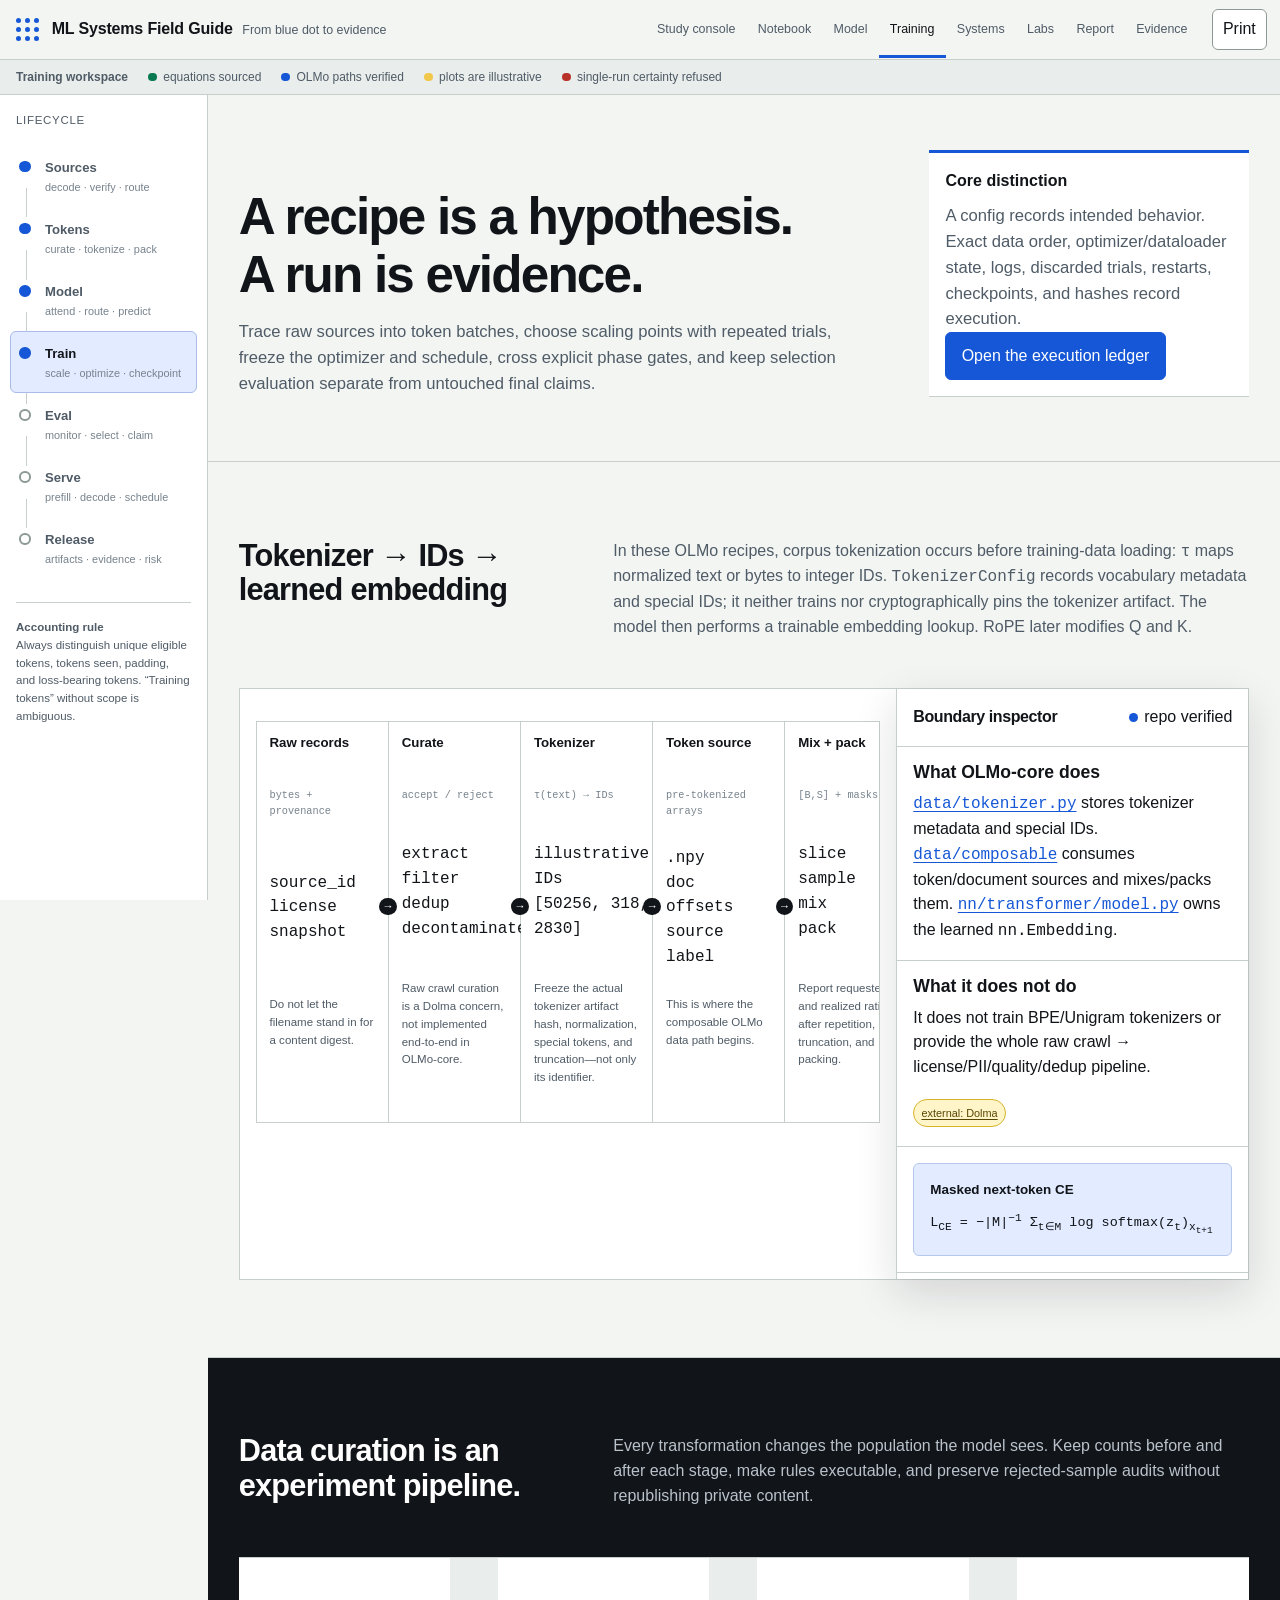
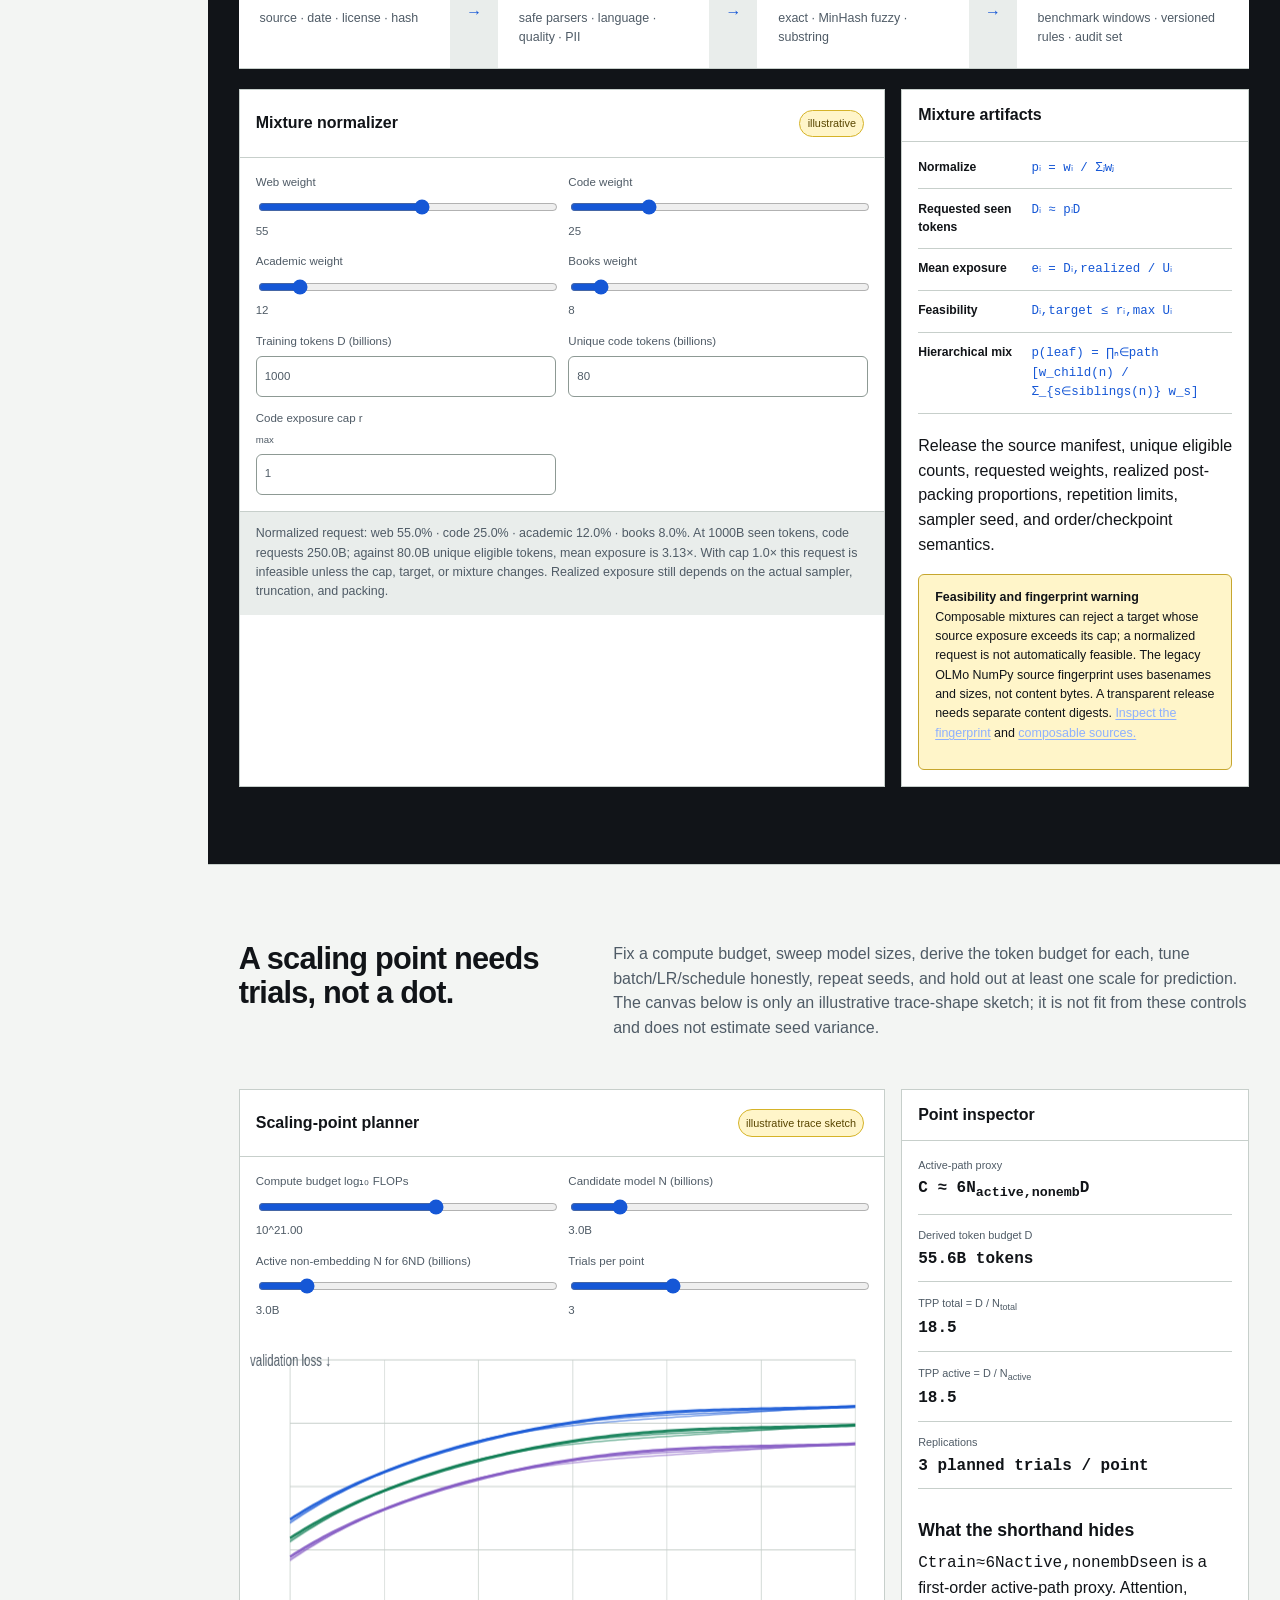
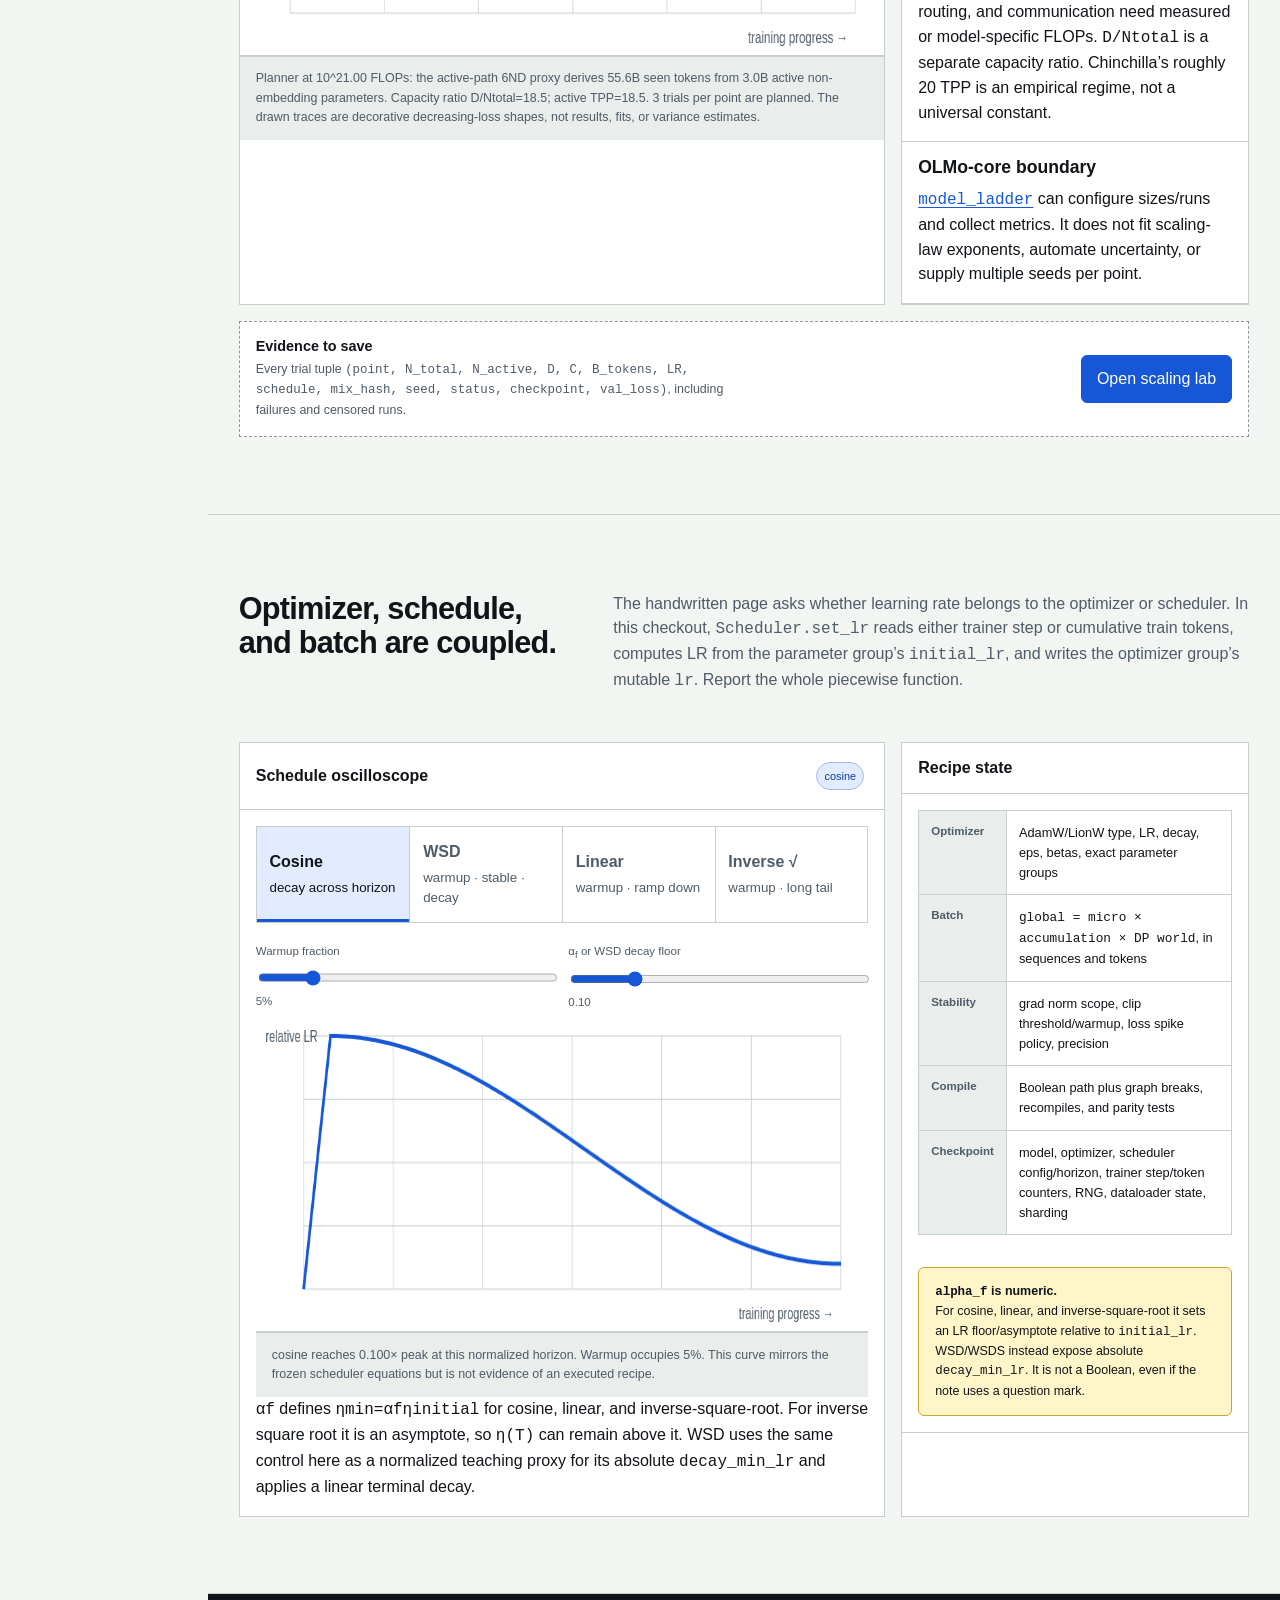
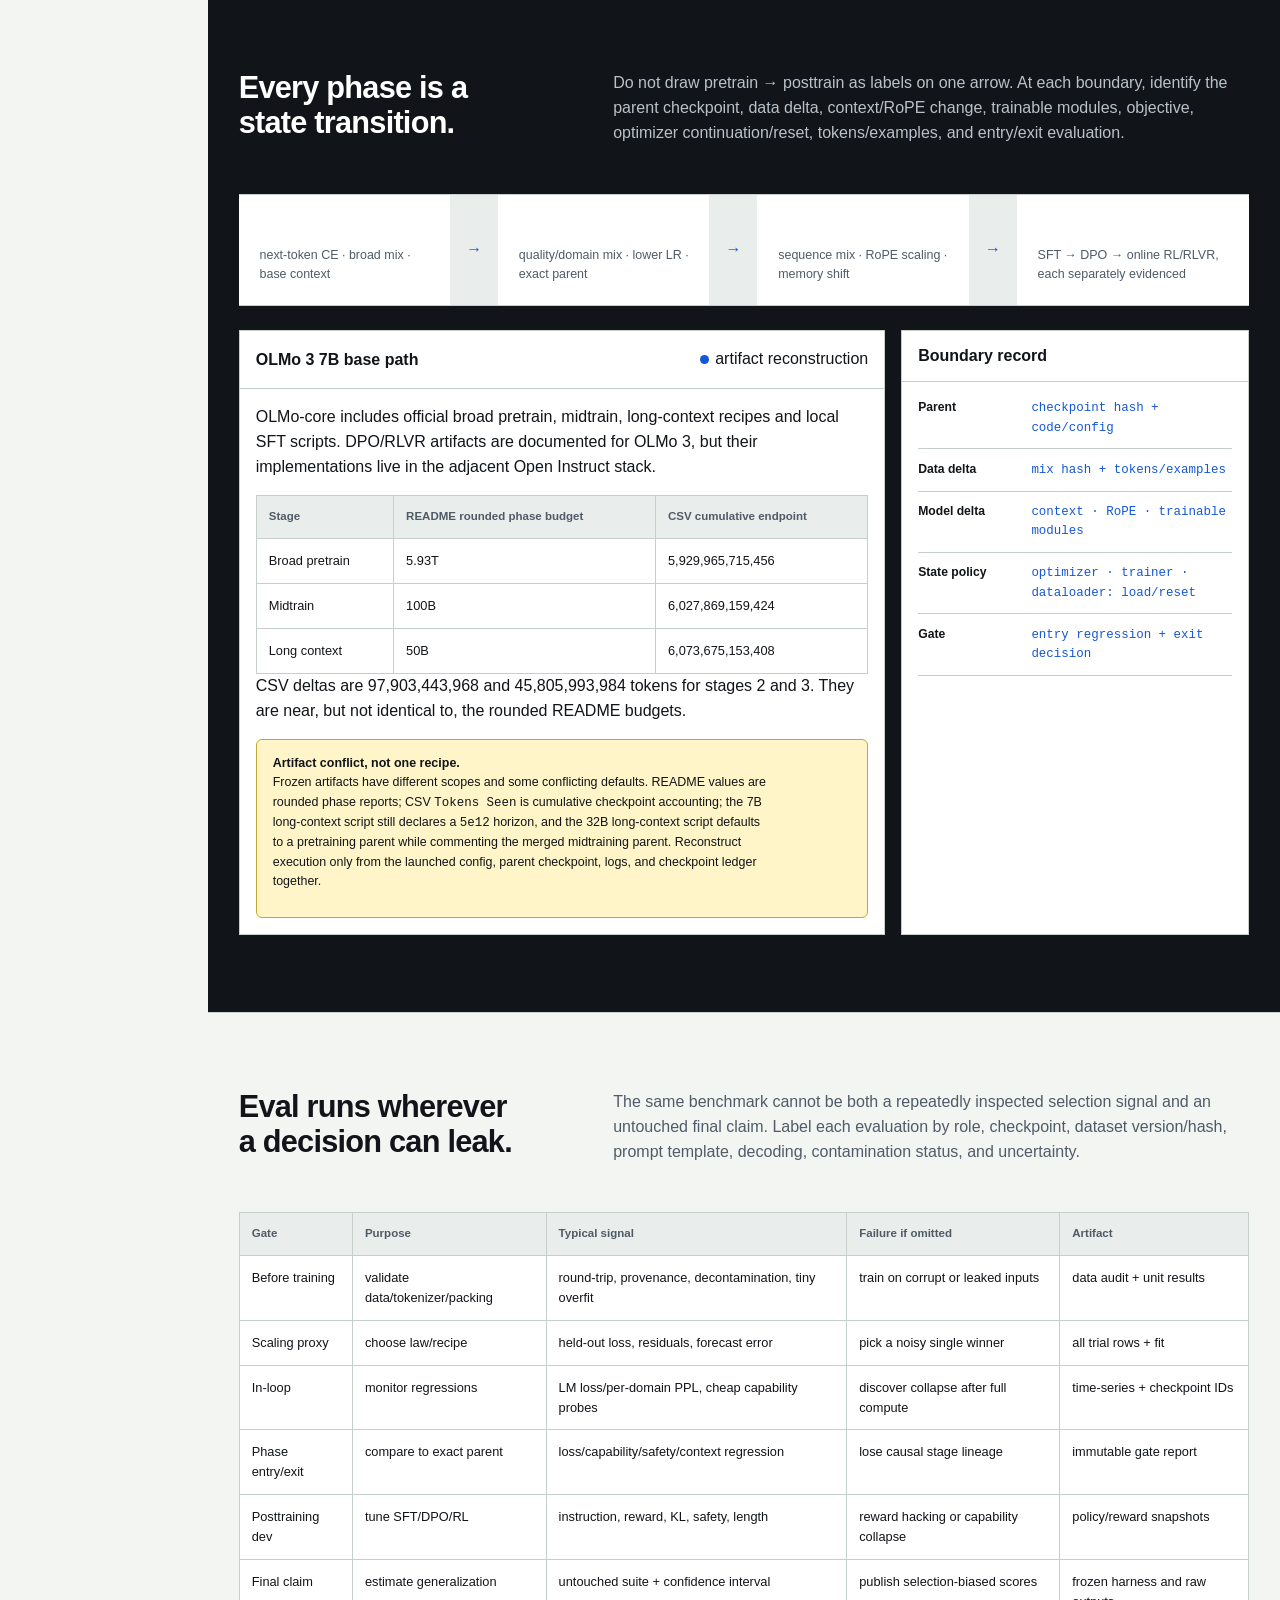
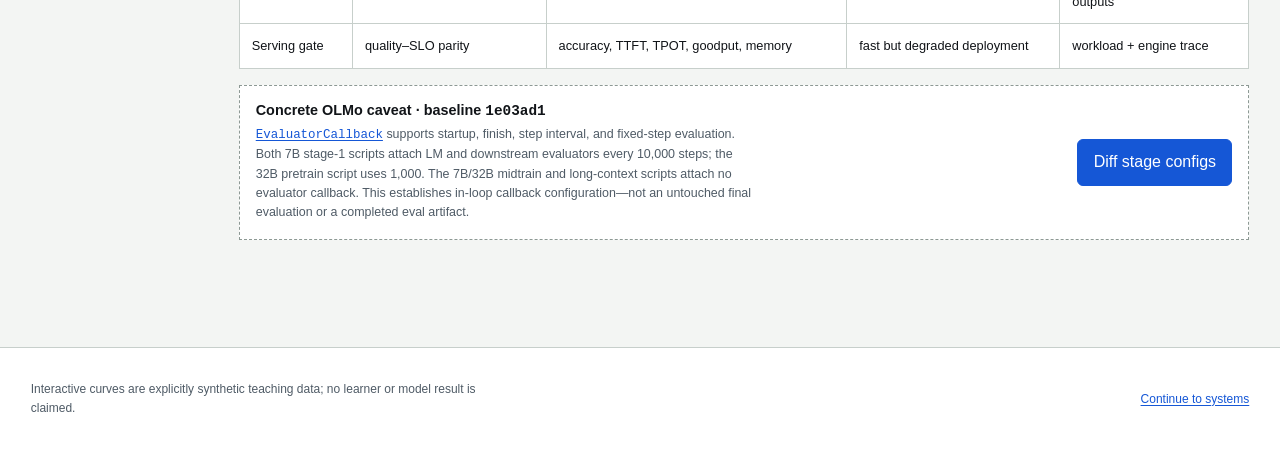
<file: my-knowledge/mlsys-field-guide/training.html>
<!doctype html>
<html lang="en">
  <head>
    <meta charset="utf-8" />
    <meta name="viewport" content="width=device-width, initial-scale=1" />
    <meta name="description" content="Interactive training lifecycle: tokenization, curation, data mixtures, scaling trials, recipes, phases, and evaluation gates." />
    <title>ML Systems Field Guide — Training lifecycle</title>
    <link rel="stylesheet" href="assets/css/site.css" />
    <script src="assets/js/site.js" defer></script>
  </head>
  <body>
    <!--
    THESIS: Training is an evidence-bearing sequence of data and state transitions, not a YAML file; refuse the single smooth loss curve with no trials, lineage, or eval gates.
    OWN-WORLD: A pipeline debugger for corpora, token counts, scaling trials, optimizer state, phase gates, and checkpoint lineage, using cobalt probes and amber omissions.
    STORY: Separate tokenizer from embedding, curate and mix data, design scaling points with repeated trials, freeze a recipe, cross phase gates, and reserve final claims.
    FIRST VIEWPORT: Training pipeline at left and normalized mixture instrument at right; the selected stage exposes exact artifacts and OLMo-core support.
    FORM: Pipeline Debugger lifecycle workspace, approved task-led hybrid, seed f328a503.
    FINISH: unreviewed and undocumented is unfinished; this build ends with the finish review, the verdict, and DESIGN.md
    -->
    <a class="skip-link" href="#main">Skip to training lifecycle</a>
    <header class="utility-bar">
      <a class="brand" href="index.html" aria-label="ML Systems Field Guide home"><span class="brand-mark" aria-hidden="true"><i></i><i></i><i></i><i></i><i></i><i></i><i></i><i></i><i></i></span><span class="brand-copy"><strong>ML Systems Field Guide</strong><span>From blue dot to evidence</span></span></a>
      <nav class="primary-nav" data-primary-nav aria-label="Primary navigation"><a href="index.html">Study console</a><a href="notebook.html">Notebook</a><a href="model.html">Model</a><a href="training.html" aria-current="page">Training</a><a href="systems.html">Systems</a><a href="labs.html">Labs</a><a href="report.html">Report</a><a href="sources.html">Evidence</a></nav>
      <div class="utility-actions"><button class="utility-button" type="button" data-print>Print</button><button class="utility-button nav-toggle" type="button" data-nav-toggle aria-expanded="false">Menu</button></div>
    </header>
    <div class="evidence-ribbon"><strong>Training workspace</strong><span class="status-key status-primary">equations sourced</span><span class="status-key status-repo">OLMo paths verified</span><span class="status-key status-caution">plots are illustrative</span><span class="status-key status-contradiction">single-run certainty refused</span></div>

    <div class="app-shell">
      <aside class="lifecycle-rail" aria-label="Learning lifecycle">
        <p class="rail-heading">Lifecycle</p>
        <ol class="rail-list">
          <li class="is-complete"><a href="notebook.html"><span class="rail-dot"></span><span class="rail-label"><strong>Sources</strong><small>decode · verify · route</small></span></a></li>
          <li class="is-complete"><a href="#tokens"><span class="rail-dot"></span><span class="rail-label"><strong>Tokens</strong><small>curate · tokenize · pack</small></span></a></li>
          <li class="is-complete"><a href="model.html"><span class="rail-dot"></span><span class="rail-label"><strong>Model</strong><small>attend · route · predict</small></span></a></li>
          <li><a href="#scaling" aria-current="step"><span class="rail-dot"></span><span class="rail-label"><strong>Train</strong><small>scale · optimize · checkpoint</small></span></a></li>
          <li><a href="#eval-gates"><span class="rail-dot"></span><span class="rail-label"><strong>Eval</strong><small>monitor · select · claim</small></span></a></li>
          <li><a href="systems.html#inference"><span class="rail-dot"></span><span class="rail-label"><strong>Serve</strong><small>prefill · decode · schedule</small></span></a></li>
          <li><a href="report.html"><span class="rail-dot"></span><span class="rail-label"><strong>Release</strong><small>artifacts · evidence · risk</small></span></a></li>
        </ol>
        <div class="rail-block"><strong>Accounting rule</strong><p>Always distinguish unique eligible tokens, tokens seen, padding, and loss-bearing tokens. “Training tokens” without scope is ambiguous.</p></div>
      </aside>

      <main class="page-main" id="main">
        <section class="page-lede">
          <div><h1>A recipe is a hypothesis. A run is evidence.</h1><p>Trace raw sources into token batches, choose scaling points with repeated trials, freeze the optimizer and schedule, cross explicit phase gates, and keep selection evaluation separate from untouched final claims.</p></div>
          <div class="lede-controls"><strong>Core distinction</strong><p>A config records intended behavior. Exact data order, optimizer/dataloader state, logs, discarded trials, restarts, checkpoints, and hashes record execution.</p><a class="button button-primary" href="report.html">Open the execution ledger</a></div>
        </section>

        <section id="tokens" class="section-band" aria-labelledby="tokens-title">
          <div class="section-heading"><h2 id="tokens-title">Tokenizer → IDs → learned embedding</h2><p>In these OLMo recipes, corpus tokenization occurs before training-data loading: <code>τ</code> maps normalized text or bytes to integer IDs. <code>TokenizerConfig</code> records vocabulary metadata and special IDs; it neither trains nor cryptographically pins the tokenizer artifact. The model then performs a trainable embedding lookup. RoPE later modifies Q and K.</p></div>
          <div class="trace-workspace" style="grid-template-columns:minmax(0,1fr) 22rem">
            <div class="trace-stage">
              <div class="execution-lanes" style="grid-template-columns:repeat(7,minmax(8.2rem,1fr))">
                <article class="lane"><h3>Raw records</h3><span class="shape">bytes + provenance</span><div class="lane-visual mono">source_id<br />license<br />snapshot</div><p class="lane-note">Do not let the filename stand in for a content digest.</p><span class="lane-arrow">→</span></article>
                <article class="lane"><h3>Curate</h3><span class="shape">accept / reject</span><div class="lane-visual mono">extract<br />filter<br />dedup<br />decontaminate</div><p class="lane-note">Raw crawl curation is a Dolma concern, not implemented end-to-end in OLMo-core.</p><span class="lane-arrow">→</span></article>
                <article class="lane"><h3>Tokenizer</h3><span class="shape">τ(text) → IDs</span><div class="lane-visual mono">illustrative IDs<br />[50256, 318, 2830]</div><p class="lane-note">Freeze the actual tokenizer artifact hash, normalization, special tokens, and truncation—not only its identifier.</p><span class="lane-arrow">→</span></article>
                <article class="lane"><h3>Token source</h3><span class="shape">pre-tokenized arrays</span><div class="lane-visual mono">.npy<br />doc offsets<br />source label</div><p class="lane-note">This is where the composable OLMo data path begins.</p><span class="lane-arrow">→</span></article>
                <article class="lane"><h3>Mix + pack</h3><span class="shape">[B,S] + masks</span><div class="lane-visual mono">slice<br />sample<br />mix<br />pack</div><p class="lane-note">Report requested and realized ratios after repetition, truncation, and packing.</p><span class="lane-arrow">→</span></article>
                <article class="lane"><h3>Embedding</h3><span class="shape">E ∈ ℝ<sup>Vmodel×d</sup></span><div class="lane-visual mono">H₀ = E[input_ids]</div><p class="lane-note"><code>Vmodel</code> may exceed tokenizer <code>V</code> after padding; the lookup is optionally tied to the LM head.</p><span class="lane-arrow">→</span></article>
                <article class="lane"><h3>Next-token loss</h3><span class="shape">labels = IDs shifted left</span><div class="lane-visual mono">−log p(yₜ|x≤t)</div><p class="lane-note">Ignored/padded labels do not bear loss; count them separately.</p></article>
              </div>
            </div>
            <aside class="proof-inspector" aria-label="Tokenization and embedding boundary inspector">
              <div class="panel-toolbar inspector-section"><h2>Boundary inspector</h2><span class="status status-repo">repo verified</span></div>
              <div class="inspector-section"><h3>What OLMo-core does</h3><p><a href="../../src/olmo_core/data/tokenizer.py"><code>data/tokenizer.py</code></a> stores tokenizer metadata and special IDs. <a href="../../src/olmo_core/data/composable/"><code>data/composable</code></a> consumes token/document sources and mixes/packs them. <a href="../../src/olmo_core/nn/transformer/model.py"><code>nn/transformer/model.py</code></a> owns the learned <code>nn.Embedding</code>.</p></div>
              <div class="inspector-section"><h3>What it does not do</h3><p>It does not train BPE/Unigram tokenizers or provide the whole raw crawl → license/PII/quality/dedup pipeline.</p><a class="source-chip is-caution" href="https://arxiv.org/abs/2402.00159">external: Dolma</a></div>
              <div class="inspector-section"><div class="equation"><strong>Masked next-token CE</strong>L<sub>CE</sub> = −|M|<sup>−1</sup> Σ<sub>t∈M</sub> log softmax(z<sub>t</sub>)<sub>x<sub>t+1</sub></sub></div></div>
            </aside>
          </div>
        </section>

        <section id="data" class="section-band is-dark" aria-labelledby="data-title">
          <div class="section-heading"><h2 id="data-title">Data curation is an experiment pipeline.</h2><p>Every transformation changes the population the model sees. Keep counts before and after each stage, make rules executable, and preserve rejected-sample audits without republishing private content.</p></div>
          <div class="study-path" role="list" aria-label="Data curation pipeline">
            <article class="path-stage"><strong>Acquire</strong><span>source · date · license · hash</span></article><div class="path-connector">→</div>
            <article class="path-stage"><strong>Extract + filter</strong><span>safe parsers · language · quality · PII</span></article><div class="path-connector">→</div>
            <article class="path-stage"><strong>Deduplicate</strong><span>exact · MinHash fuzzy · substring</span></article><div class="path-connector">→</div>
            <article class="path-stage"><strong>Decontaminate</strong><span>benchmark windows · versioned rules · audit set</span></article>
          </div>
          <div class="workbench-grid" style="margin-top:1.25rem;color:var(--ink)">
            <section class="instrument-panel">
              <div class="panel-toolbar" style="padding:1rem"><h3>Mixture normalizer</h3><span class="source-chip is-caution">illustrative</span></div>
              <div class="panel-body control-grid">
                <div class="control"><label for="mix-web">Web weight</label><input id="mix-web" type="range" min="0" max="100" value="55" /><output id="mix-web-out" for="mix-web">55</output></div>
                <div class="control"><label for="mix-code">Code weight</label><input id="mix-code" type="range" min="0" max="100" value="25" /><output id="mix-code-out" for="mix-code">25</output></div>
                <div class="control"><label for="mix-academic">Academic weight</label><input id="mix-academic" type="range" min="0" max="100" value="12" /><output id="mix-academic-out" for="mix-academic">12</output></div>
                <div class="control"><label for="mix-books">Books weight</label><input id="mix-books" type="range" min="0" max="100" value="8" /><output id="mix-books-out" for="mix-books">8</output></div>
                <label class="control">Training tokens D (billions) <input id="mix-tokens" type="number" min="1" step="10" value="1000" /></label>
                <label class="control">Unique code tokens (billions) <input id="mix-code-unique" type="number" min="1" step="1" value="80" /></label>
                <label class="control">Code exposure cap r<sub>max</sub> <input id="mix-code-cap" type="number" min="0.1" max="20" step="0.1" value="1" /></label>
              </div>
              <div class="live-conclusion" id="mix-conclusion" aria-live="polite"></div>
            </section>
            <section class="instrument-panel">
              <div class="panel-toolbar" style="padding:1rem"><h3>Mixture artifacts</h3></div>
              <div class="panel-body">
                <div class="formula-stack">
                  <div class="formula-line"><strong>Normalize</strong><code>pᵢ = wᵢ / Σⱼwⱼ</code></div>
                  <div class="formula-line"><strong>Requested seen tokens</strong><code>Dᵢ ≈ pᵢD</code></div>
                  <div class="formula-line"><strong>Mean exposure</strong><code>eᵢ = Dᵢ,realized / Uᵢ</code></div>
                  <div class="formula-line"><strong>Feasibility</strong><code>Dᵢ,target ≤ rᵢ,max Uᵢ</code></div>
                  <div class="formula-line"><strong>Hierarchical mix</strong><code>p(leaf) = ∏ₙ∈path [w_child(n) / Σ_{s∈siblings(n)} w_s]</code></div>
                </div>
                <p style="margin-top:1.25rem">Release the source manifest, unique eligible counts, requested weights, realized post-packing proportions, repetition limits, sampler seed, and order/checkpoint semantics.</p>
                <div class="caution-box"><strong>Feasibility and fingerprint warning</strong><p>Composable mixtures can reject a target whose source exposure exceeds its cap; a normalized request is not automatically feasible. The legacy OLMo NumPy source fingerprint uses basenames and sizes, not content bytes. A transparent release needs separate content digests. <a href="../../src/olmo_core/data/numpy_dataset.py">Inspect the fingerprint</a> and <a href="../../src/olmo_core/data/composable/">composable sources.</a></p></div>
              </div>
            </section>
          </div>
        </section>

        <section id="scaling" class="section-band" aria-labelledby="scaling-title">
          <div class="section-heading"><h2 id="scaling-title">A scaling point needs trials, not a dot.</h2><p>Fix a compute budget, sweep model sizes, derive the token budget for each, tune batch/LR/schedule honestly, repeat seeds, and hold out at least one scale for prediction. The canvas below is only an illustrative trace-shape sketch; it is not fit from these controls and does not estimate seed variance.</p></div>
          <div class="workbench-grid">
            <section class="instrument-panel">
              <div class="panel-toolbar" style="padding:1rem"><h3>Scaling-point planner</h3><span class="source-chip is-caution">illustrative trace sketch</span></div>
              <div class="panel-body control-grid">
                <div class="control"><label for="scale-compute">Compute budget log₁₀ FLOPs</label><input id="scale-compute" type="range" min="18" max="23" value="21" step="0.25" /><output id="scale-compute-out" for="scale-compute">10²¹</output></div>
                <div class="control"><label for="scale-params">Candidate model N (billions)</label><input id="scale-params" type="range" min="0.1" max="20" value="3" step="0.1" /><output id="scale-params-out" for="scale-params">3.0B</output></div>
                <div class="control"><label for="scale-active">Active non-embedding N for 6ND (billions)</label><input id="scale-active" type="range" min="0.1" max="20" value="3" step="0.1" /><output id="scale-active-out" for="scale-active">3.0B</output></div>
                <div class="control"><label for="scale-trials">Trials per point</label><input id="scale-trials" type="range" min="1" max="7" value="3" step="1" /><output id="scale-trials-out" for="scale-trials">3</output></div>
              </div>
              <div class="plot-wrap"><canvas id="scaling-plot" width="900" height="320" role="img" aria-label="Illustrative decreasing training-loss trace shapes, not computed from the planner controls" aria-describedby="scaling-conclusion scaling-equation"></canvas></div>
              <div class="live-conclusion" id="scaling-conclusion" aria-live="polite"></div>
            </section>
            <aside class="instrument-panel" aria-label="Scaling point inspector">
              <div class="panel-toolbar" style="padding:1rem"><h3>Point inspector</h3></div>
              <div class="panel-body metric-stack">
                <div class="metric"><span>Active-path proxy</span><strong>C ≈ 6N<sub>active,nonemb</sub>D</strong></div>
                <div class="metric"><span>Derived token budget D</span><strong id="derived-tokens">—</strong></div>
                <div class="metric"><span>TPP total = D / N<sub>total</sub></span><strong id="tpp-total">—</strong></div>
                <div class="metric"><span>TPP active = D / N<sub>active</sub></span><strong id="tpp-active">—</strong></div>
                <div class="metric"><span>Replications</span><strong id="trial-count">—</strong></div>
              </div>
              <div class="inspector-section">
                <h3>What the shorthand hides</h3><p id="scaling-equation"><code>Ctrain≈6Nactive,nonembDseen</code> is a first-order active-path proxy. Attention, routing, and communication need measured or model-specific FLOPs. <code>D/Ntotal</code> is a separate capacity ratio. Chinchilla’s roughly 20 TPP is an empirical regime, not a universal constant.</p>
              </div>
              <div class="inspector-section"><h3>OLMo-core boundary</h3><p><a href="../../src/olmo_core/model_ladder/base.py"><code>model_ladder</code></a> can configure sizes/runs and collect metrics. It does not fit scaling-law exponents, automate uncertainty, or supply multiple seeds per point.</p></div>
            </aside>
          </div>
          <div class="lab-console"><div><h3>Evidence to save</h3><p>Every trial tuple <code>(point, N_total, N_active, D, C, B_tokens, LR, schedule, mix_hash, seed, status, checkpoint, val_loss)</code>, including failures and censored runs.</p></div><a class="button button-primary" href="labs.html#lab-scaling">Open scaling lab</a></div>
        </section>

        <section id="recipe" class="section-band" aria-labelledby="recipe-title">
          <div class="section-heading"><h2 id="recipe-title">Optimizer, schedule, and batch are coupled.</h2><p>The handwritten page asks whether learning rate belongs to the optimizer or scheduler. In this checkout, <code>Scheduler.set_lr</code> reads either trainer step or cumulative train tokens, computes LR from the parameter group’s <code>initial_lr</code>, and writes the optimizer group’s mutable <code>lr</code>. Report the whole piecewise function.</p></div>
          <div class="workbench-grid">
            <section class="instrument-panel">
              <div class="panel-toolbar" style="padding:1rem"><h3>Schedule oscilloscope</h3><span id="schedule-kind-label" class="source-chip is-repo">cosine</span></div>
              <div class="panel-body">
                <div class="choice-strip" id="schedule-choices" role="group" aria-label="Learning-rate schedule family">
                  <button type="button" data-schedule="cosine" aria-pressed="true"><strong>Cosine</strong><small>decay across horizon</small></button>
                  <button type="button" data-schedule="wsd" aria-pressed="false"><strong>WSD</strong><small>warmup · stable · decay</small></button>
                  <button type="button" data-schedule="linear" aria-pressed="false"><strong>Linear</strong><small>warmup · ramp down</small></button>
                  <button type="button" data-schedule="inverse" aria-pressed="false"><strong>Inverse √</strong><small>warmup · long tail</small></button>
                </div>
                <div class="control-grid" style="margin-top:1.25rem"><div class="control"><label for="schedule-warmup">Warmup fraction</label><input id="schedule-warmup" type="range" min="0" max="0.3" value="0.05" step="0.01" /><output id="schedule-warmup-out" for="schedule-warmup">5%</output></div><div class="control"><label for="schedule-alpha">α<sub>f</sub> or WSD decay floor</label><input id="schedule-alpha" type="range" min="0" max="0.5" value="0.1" step="0.01" /><output id="schedule-alpha-out" for="schedule-alpha">0.10</output></div></div>
                <div class="plot-wrap"><canvas id="schedule-plot" width="900" height="320" role="img" aria-label="Learning-rate schedule curve" aria-describedby="schedule-conclusion schedule-equation"></canvas></div>
                <div class="live-conclusion" id="schedule-conclusion" aria-live="polite"></div>
                <p class="formula-note" id="schedule-equation"><code>αf</code> defines <code>ηmin=αfηinitial</code> for cosine, linear, and inverse-square-root. For inverse square root it is an asymptote, so <code>η(T)</code> can remain above it. WSD uses the same control here as a normalized teaching proxy for its absolute <code>decay_min_lr</code> and applies a linear terminal decay.</p>
              </div>
            </section>
            <aside class="instrument-panel" aria-label="Optimizer and schedule recipe state">
              <div class="panel-toolbar" style="padding:1rem"><h3>Recipe state</h3></div>
              <div class="panel-body"><table class="evidence-table"><tbody>
                <tr><th>Optimizer</th><td>AdamW/LionW type, LR, decay, eps, betas, exact parameter groups</td></tr>
                <tr><th>Batch</th><td><code>global = micro × accumulation × DP world</code>, in sequences and tokens</td></tr>
                <tr><th>Stability</th><td>grad norm scope, clip threshold/warmup, loss spike policy, precision</td></tr>
                <tr><th>Compile</th><td>Boolean path plus graph breaks, recompiles, and parity tests</td></tr>
                <tr><th>Checkpoint</th><td>model, optimizer, scheduler config/horizon, trainer step/token counters, RNG, dataloader state, sharding</td></tr>
              </tbody></table></div>
              <div class="inspector-section"><div class="caution-box"><strong><code>alpha_f</code> is numeric.</strong><p>For cosine, linear, and inverse-square-root it sets an LR floor/asymptote relative to <code>initial_lr</code>. WSD/WSDS instead expose absolute <code>decay_min_lr</code>. It is not a Boolean, even if the note uses a question mark.</p></div></div>
            </aside>
          </div>
        </section>

        <section id="phases" class="section-band is-dark" aria-labelledby="phases-title">
          <div class="section-heading"><h2 id="phases-title">Every phase is a state transition.</h2><p>Do not draw pretrain → posttrain as labels on one arrow. At each boundary, identify the parent checkpoint, data delta, context/RoPE change, trainable modules, objective, optimizer continuation/reset, tokens/examples, and entry/exit evaluation.</p></div>
          <div class="study-path" role="list" aria-label="Training phase lineage">
            <article class="path-stage"><strong>Broad pretrain</strong><span>next-token CE · broad mix · base context</span></article><div class="path-connector">→</div>
            <article class="path-stage"><strong>Midtrain / anneal</strong><span>quality/domain mix · lower LR · exact parent</span></article><div class="path-connector">→</div>
            <article class="path-stage"><strong>Long context</strong><span>sequence mix · RoPE scaling · memory shift</span></article><div class="path-connector">→</div>
            <article class="path-stage"><strong>Posttrain</strong><span>SFT → DPO → online RL/RLVR, each separately evidenced</span></article>
          </div>
          <div class="workbench-grid" style="margin-top:1.5rem;color:var(--ink)">
            <section class="instrument-panel"><div class="panel-toolbar" style="padding:1rem"><h3>OLMo 3 7B base path</h3><span class="status status-repo">artifact reconstruction</span></div><div class="panel-body"><p>OLMo-core includes official broad pretrain, midtrain, long-context recipes and local SFT scripts. DPO/RLVR artifacts are documented for OLMo 3, but their implementations live in the adjacent Open Instruct stack.</p><table class="evidence-table"><thead><tr><th>Stage</th><th>README rounded phase budget</th><th>CSV cumulative endpoint</th></tr></thead><tbody><tr><td>Broad pretrain</td><td>5.93T</td><td>5,929,965,715,456</td></tr><tr><td>Midtrain</td><td>100B</td><td>6,027,869,159,424</td></tr><tr><td>Long context</td><td>50B</td><td>6,073,675,153,408</td></tr></tbody></table><p class="formula-note">CSV deltas are 97,903,443,968 and 45,805,993,984 tokens for stages 2 and 3. They are near, but not identical to, the rounded README budgets.</p><div class="caution-box"><strong>Artifact conflict, not one recipe.</strong><p>Frozen artifacts have different scopes and some conflicting defaults. README values are rounded phase reports; CSV <code>Tokens Seen</code> is cumulative checkpoint accounting; the 7B long-context script still declares a <code>5e12</code> horizon, and the 32B long-context script defaults to a pretraining parent while commenting the merged midtraining parent. Reconstruct execution only from the launched config, parent checkpoint, logs, and checkpoint ledger together.</p></div></div></section>
            <section class="instrument-panel"><div class="panel-toolbar" style="padding:1rem"><h3>Boundary record</h3></div><div class="panel-body formula-stack"><div class="formula-line"><strong>Parent</strong><code>checkpoint hash + code/config</code></div><div class="formula-line"><strong>Data delta</strong><code>mix hash + tokens/examples</code></div><div class="formula-line"><strong>Model delta</strong><code>context · RoPE · trainable modules</code></div><div class="formula-line"><strong>State policy</strong><code>optimizer · trainer · dataloader: load/reset</code></div><div class="formula-line"><strong>Gate</strong><code>entry regression + exit decision</code></div></div></section>
          </div>
        </section>

        <section id="eval-gates" class="section-band" aria-labelledby="eval-title">
          <div class="section-heading"><h2 id="eval-title">Eval runs wherever a decision can leak.</h2><p>The same benchmark cannot be both a repeatedly inspected selection signal and an untouched final claim. Label each evaluation by role, checkpoint, dataset version/hash, prompt template, decoding, contamination status, and uncertainty.</p></div>
          <div style="overflow-x:auto"><table class="comparison-table">
            <thead><tr><th>Gate</th><th>Purpose</th><th>Typical signal</th><th>Failure if omitted</th><th>Artifact</th></tr></thead>
            <tbody>
              <tr><td>Before training</td><td>validate data/tokenizer/packing</td><td>round-trip, provenance, decontamination, tiny overfit</td><td>train on corrupt or leaked inputs</td><td>data audit + unit results</td></tr>
              <tr><td>Scaling proxy</td><td>choose law/recipe</td><td>held-out loss, residuals, forecast error</td><td>pick a noisy single winner</td><td>all trial rows + fit</td></tr>
              <tr><td>In-loop</td><td>monitor regressions</td><td>LM loss/per-domain PPL, cheap capability probes</td><td>discover collapse after full compute</td><td>time-series + checkpoint IDs</td></tr>
              <tr><td>Phase entry/exit</td><td>compare to exact parent</td><td>loss/capability/safety/context regression</td><td>lose causal stage lineage</td><td>immutable gate report</td></tr>
              <tr><td>Posttraining dev</td><td>tune SFT/DPO/RL</td><td>instruction, reward, KL, safety, length</td><td>reward hacking or capability collapse</td><td>policy/reward snapshots</td></tr>
              <tr><td>Final claim</td><td>estimate generalization</td><td>untouched suite + confidence interval</td><td>publish selection-biased scores</td><td>frozen harness and raw outputs</td></tr>
              <tr><td>Serving gate</td><td>quality–SLO parity</td><td>accuracy, TTFT, TPOT, goodput, memory</td><td>fast but degraded deployment</td><td>workload + engine trace</td></tr>
            </tbody>
          </table></div>
          <div class="lab-console"><div><h3>Concrete OLMo caveat · baseline <code>1e03ad1</code></h3><p><a href="../../src/olmo_core/train/callbacks/evaluator_callback.py"><code>EvaluatorCallback</code></a> supports startup, finish, step interval, and fixed-step evaluation. Both 7B stage-1 scripts attach LM and downstream evaluators every 10,000 steps; the 32B pretrain script uses 1,000. The 7B/32B midtrain and long-context scripts attach no evaluator callback. This establishes in-loop callback configuration—not an untouched final evaluation or a completed eval artifact.</p></div><a class="button button-primary" href="labs.html#lab-phases">Diff stage configs</a></div>
        </section>
      </main>
    </div>

    <footer class="site-footer"><p>Interactive curves are explicitly synthetic teaching data; no learner or model result is claimed.</p><p><a href="systems.html">Continue to systems</a></p></footer>
    <script>
      window.addEventListener('DOMContentLoaded', () => {
        const $ = (id) => document.getElementById(id);
        const mixIds = ['web','code','academic','books'];
        function updateMix() {
          const values = Object.fromEntries(mixIds.map((id) => [id, Number($('mix-' + id).value)]));
          mixIds.forEach((id) => $('mix-' + id + '-out').textContent = values[id]);
          const sum = Object.values(values).reduce((a,b) => a+b, 0) || 1;
          const D = Math.max(0, Number($('mix-tokens').value));
          const codeUnique = Math.max(0.001, Number($('mix-code-unique').value));
          const codeCap = Math.max(0.1, Number($('mix-code-cap').value));
          const parts = mixIds.map((id) => id + ' ' + (values[id] / sum * 100).toFixed(1) + '%').join(' · ');
          const codeSeen = D * values.code / sum;
          const exposure = codeSeen / codeUnique;
          const feasible = codeSeen <= codeCap * codeUnique;
          $('mix-conclusion').textContent = 'Normalized request: ' + parts + '. At ' + D.toFixed(0) + 'B seen tokens, code requests ' + codeSeen.toFixed(1) + 'B; against ' + codeUnique.toFixed(1) + 'B unique eligible tokens, mean exposure is ' + exposure.toFixed(2) + '×. With cap ' + codeCap.toFixed(1) + '× this request is ' + (feasible ? 'feasible under the simplified source check' : 'infeasible unless the cap, target, or mixture changes') + '. Realized exposure still depends on the actual sampler, truncation, and packing.';
        }
        mixIds.forEach((id) => $('mix-' + id).addEventListener('input', updateMix));
        ['mix-tokens','mix-code-unique','mix-code-cap'].forEach((id) => $(id).addEventListener('input', updateMix));

        const scaleCanvas = $('scaling-plot'); const scaleCtx = scaleCanvas.getContext('2d');
        function drawAxes(ctx, canvas, yLabel) {
          const w = canvas.width, h = canvas.height; ctx.clearRect(0,0,w,h); ctx.fillStyle='#fff';ctx.fillRect(0,0,w,h);ctx.strokeStyle='#c7cfcb';ctx.lineWidth=1;
          for(let i=0;i<7;i++){const x=70+i*(w-110)/6;ctx.beginPath();ctx.moveTo(x,24);ctx.lineTo(x,h-42);ctx.stroke();}
          for(let i=0;i<5;i++){const y=24+i*(h-66)/4;ctx.beginPath();ctx.moveTo(70,y);ctx.lineTo(w-40,y);ctx.stroke();}
          ctx.fillStyle='#4f5b66';ctx.font='16px Avenir Next, sans-serif';ctx.fillText(yLabel,14,30);ctx.fillText('training progress →',w-190,h-12);
        }
        function updateScaling() {
          const logC=Number($('scale-compute').value), N=Number($('scale-params').value), active=Math.min(N,Number($('scale-active').value)), trials=Number($('scale-trials').value);
          $('scale-compute-out').textContent='10^'+logC.toFixed(2);$('scale-params-out').textContent=N.toFixed(1)+'B';$('scale-active-out').textContent=active.toFixed(1)+'B';$('scale-trials-out').textContent=String(trials);
          const C=Math.pow(10,logC), D=C/(6*active*1e9), tppTotal=D/(N*1e9), tppActive=D/(active*1e9);
          const formatBillions=(value)=>value>=0.1?value.toFixed(1)+'B':(value*1000).toFixed(1)+'M';
          const formatRatio=(value)=>value>=0.1?value.toFixed(1):value.toPrecision(2);
          $('derived-tokens').textContent=formatBillions(D/1e9)+' tokens';$('tpp-total').textContent=formatRatio(tppTotal);$('tpp-active').textContent=formatRatio(tppActive);$('trial-count').textContent=trials+' planned trials / point';
          $('scale-compute').setAttribute('aria-valuetext','10 to the '+logC.toFixed(2)+' FLOPs');$('scale-params').setAttribute('aria-valuetext',N.toFixed(1)+' billion total parameters');$('scale-active').setAttribute('aria-valuetext',active.toFixed(1)+' billion active non-embedding parameters');$('scale-trials').setAttribute('aria-valuetext',trials+' planned trials per point');
          drawAxes(scaleCtx,scaleCanvas,'validation loss ↓'); const colors=['#1557d6','#087a50','#8156c2'];
          colors.forEach((color,point)=>{for(let t=0;t<trials;t++){scaleCtx.beginPath();for(let i=0;i<=120;i++){const x=70+i*(scaleCanvas.width-110)/120;const progress=i/120;const noise=(t-(trials-1)/2)*0.004;const loss=1.15-0.48*(1-Math.exp(-3.2*progress))+point*0.075+Math.sin(progress*8+t)*0.008+noise;const py=35+(loss-0.55)*250;if(i===0)scaleCtx.moveTo(x,py);else scaleCtx.lineTo(x,py);}scaleCtx.strokeStyle=color;scaleCtx.globalAlpha=0.35+0.55/(t+1);scaleCtx.lineWidth=t===0?3:1.5;scaleCtx.stroke();}});scaleCtx.globalAlpha=1;
          $('scaling-conclusion').textContent='Planner at 10^'+logC.toFixed(2)+' FLOPs: the active-path 6ND proxy derives '+formatBillions(D/1e9)+' seen tokens from '+active.toFixed(1)+'B active non-embedding parameters. Capacity ratio D/Ntotal='+formatRatio(tppTotal)+'; active TPP='+formatRatio(tppActive)+'. '+trials+' trials per point are planned. The drawn traces are decorative decreasing-loss shapes, not results, fits, or variance estimates.';
        }
        ['scale-compute','scale-params','scale-active','scale-trials'].forEach((id)=>$(id).addEventListener('input',updateScaling));

        let scheduleKind='cosine'; const scheduleCanvas=$('schedule-plot'); const scheduleCtx=scheduleCanvas.getContext('2d');
        function scheduleValue(kind,t,warm,alpha){if(warm>0&&t<=warm)return t/warm;const u=(t-warm)/Math.max(1-warm,1e-9);if(kind==='cosine')return alpha+(1-alpha)*0.5*(1+Math.cos(Math.PI*u));if(kind==='linear')return 1-(1-alpha)*u;if(kind==='inverse')return alpha+(1-alpha)*Math.sqrt(Math.max(warm,0.001)/Math.max(t,0.001));if(kind==='wsd'){const decay=0.28;if(t<1-decay)return 1;return alpha+(1-alpha)*(1-t)/decay;}return 1;}
        function updateSchedule(){const warm=Number($('schedule-warmup').value),alpha=Number($('schedule-alpha').value);$('schedule-warmup-out').textContent=Math.round(warm*100)+'%';$('schedule-alpha-out').textContent=alpha.toFixed(2);$('schedule-kind-label').textContent=scheduleKind;$('schedule-warmup').setAttribute('aria-valuetext',Math.round(warm*100)+' percent of horizon');$('schedule-alpha').setAttribute('aria-valuetext',alpha.toFixed(2)+' relative LR floor');drawAxes(scheduleCtx,scheduleCanvas,'relative LR');scheduleCtx.beginPath();for(let i=0;i<=240;i++){const t=i/240,x=70+t*(scheduleCanvas.width-110),value=scheduleValue(scheduleKind,t,warm,alpha),y=24+(1-value)*(scheduleCanvas.height-66);if(i===0)scheduleCtx.moveTo(x,y);else scheduleCtx.lineTo(x,y);}scheduleCtx.strokeStyle='#1557d6';scheduleCtx.lineWidth=4;scheduleCtx.stroke();const end=scheduleValue(scheduleKind,1,warm,alpha);const detail=scheduleKind==='wsd'?'WSD holds the peak after warmup, then linearly decays over the last 28% to the displayed normalized floor; baseline WSD config names this absolute field decay_min_lr. ':scheduleKind==='inverse'?'Inverse square root approaches ηmin asymptotically, so η(T)='+end.toFixed(3)+'× peak even though αf='+alpha.toFixed(2)+'. ':scheduleKind+' reaches '+end.toFixed(3)+'× peak at this normalized horizon. ';$('schedule-conclusion').textContent=detail+'Warmup occupies '+Math.round(warm*100)+'%. This curve mirrors the frozen scheduler equations but is not evidence of an executed recipe.';}
        document.querySelectorAll('[data-schedule]').forEach((button)=>button.addEventListener('click',()=>{scheduleKind=button.dataset.schedule;document.querySelectorAll('[data-schedule]').forEach((b)=>b.setAttribute('aria-pressed',String(b===button)));updateSchedule();}));['schedule-warmup','schedule-alpha'].forEach((id)=>$(id).addEventListener('input',updateSchedule));
        updateMix();updateScaling();updateSchedule();
      });
    </script>
  </body>
</html>
</file>
<file: my-knowledge/mlsys-field-guide/assets/css/site.css>
:root {
  color-scheme: light;
  --paper: #f3f5f3;
  --surface: #ffffff;
  --surface-2: #e9edeb;
  --surface-3: #dce2df;
  --ink: #111418;
  --muted: #4f5b66;
  --faint: #77838d;
  --rule: #c7cfcb;
  --rule-strong: #8d9994;
  --probe: #1557d6;
  --probe-soft: #e2ebff;
  --amber: #f2c84b;
  --amber-soft: #fff5c9;
  --red: #b8322a;
  --red-soft: #ffe7e3;
  --green: #087a50;
  --green-soft: #dff4ea;
  --shadow-float: 0 14px 40px rgba(17, 20, 24, 0.14);
  --radius-sm: 6px;
  --radius-md: 10px;
  --sidebar: 13rem;
  --inspector: 21rem;
  --measure: 72ch;
  --font-ui: "Avenir Next", Avenir, "Segoe UI", Helvetica, Arial, sans-serif;
  --font-mono: "SFMono-Regular", Consolas, "Liberation Mono", monospace;
}

* {
  box-sizing: border-box;
}

html {
  scroll-behavior: smooth;
  background: var(--paper);
}

body {
  margin: 0;
  color: var(--ink);
  background: var(--paper);
  font-family: var(--font-ui);
  line-height: 1.55;
  text-rendering: optimizeLegibility;
}

body::before {
  content: "";
  position: fixed;
  z-index: -1;
  inset: 0;
  background:
    linear-gradient(rgba(17, 20, 24, 0.025) 1px, transparent 1px) 0 0 / 100% 32px,
    var(--paper);
  pointer-events: none;
}

a {
  color: var(--probe);
  text-underline-offset: 0.2em;
  text-decoration-thickness: 1px;
}

a:hover {
  text-decoration-thickness: 2px;
}

button,
input,
select,
textarea {
  color: inherit;
  font: inherit;
}

button,
select,
input[type="range"],
input[type="checkbox"] {
  cursor: pointer;
}

button:focus-visible,
a:focus-visible,
input:focus-visible,
select:focus-visible,
textarea:focus-visible,
[tabindex]:focus-visible {
  outline: 3px solid var(--amber);
  outline-offset: 3px;
}

img,
svg,
canvas {
  max-width: 100%;
}

code,
pre,
kbd,
.mono,
.equation,
.metric-value {
  font-family: var(--font-mono);
}

code {
  overflow-wrap: anywhere;
}

pre {
  margin: 0;
  overflow: auto;
  white-space: pre-wrap;
}

h1,
h2,
h3,
h4,
p,
ul,
ol,
dl {
  margin-top: 0;
}

h1,
h2,
h3,
h4 {
  line-height: 1.13;
  text-wrap: balance;
}

h1 {
  max-width: 20ch;
  margin-bottom: 1rem;
  font-size: clamp(2rem, 4vw, 4.35rem);
  letter-spacing: -0.035em;
}

h2 {
  margin-bottom: 0.8rem;
  font-size: clamp(1.45rem, 2.4vw, 2.35rem);
  letter-spacing: -0.025em;
}

h3 {
  margin-bottom: 0.55rem;
  font-size: 1.1rem;
}

p {
  max-width: var(--measure);
}

.skip-link {
  position: fixed;
  z-index: 100;
  top: 0.5rem;
  left: 0.5rem;
  padding: 0.65rem 0.9rem;
  color: var(--surface);
  background: var(--ink);
  transform: translateY(-160%);
}

.skip-link:focus {
  transform: translateY(0);
}

.utility-bar {
  position: sticky;
  z-index: 30;
  top: 0;
  display: grid;
  grid-template-columns: minmax(15rem, 1fr) auto auto;
  align-items: center;
  min-height: 3.75rem;
  border-bottom: 1px solid var(--rule);
  background: rgba(243, 245, 243, 0.96);
  backdrop-filter: blur(12px);
}

.brand {
  display: flex;
  gap: 0.8rem;
  align-items: center;
  min-width: 0;
  padding: 0.65rem 1rem;
  color: var(--ink);
  text-decoration: none;
}

.brand-mark {
  display: grid;
  grid-template-columns: repeat(3, 0.33rem);
  gap: 0.22rem;
  flex: 0 0 auto;
}

.brand-mark i {
  width: 0.33rem;
  height: 0.33rem;
  border-radius: 50%;
  background: var(--probe);
}

.brand-copy {
  display: flex;
  gap: 0.6rem;
  align-items: baseline;
  min-width: 0;
}

.brand-copy strong {
  white-space: nowrap;
  font-size: 1rem;
  letter-spacing: -0.01em;
}

.brand-copy span {
  overflow: hidden;
  color: var(--muted);
  white-space: nowrap;
  text-overflow: ellipsis;
  font-size: 0.78rem;
}

.primary-nav {
  display: flex;
  align-items: center;
  min-width: 0;
}

.primary-nav a {
  padding: 1.15rem 0.7rem 1rem;
  border-bottom: 3px solid transparent;
  color: var(--muted);
  white-space: nowrap;
  text-decoration: none;
  font-size: 0.78rem;
}

.primary-nav a:hover,
.primary-nav a[aria-current="page"] {
  border-bottom-color: var(--probe);
  color: var(--ink);
}

.utility-actions {
  display: flex;
  gap: 0.45rem;
  padding: 0 0.8rem;
}

.utility-button,
.button,
.tab-button,
.probe-button {
  border: 1px solid var(--rule-strong);
  border-radius: var(--radius-sm);
  background: var(--surface);
}

.utility-button {
  min-width: 2.25rem;
  min-height: 2.25rem;
  padding: 0.45rem 0.65rem;
}

.nav-toggle {
  display: none;
}

.evidence-ribbon {
  display: flex;
  flex-wrap: wrap;
  gap: 0.85rem 1.25rem;
  align-items: center;
  min-height: 2.2rem;
  padding: 0.45rem 1rem;
  border-bottom: 1px solid var(--rule);
  color: var(--muted);
  background: var(--surface-2);
  font-size: 0.75rem;
}

.status-key,
.status {
  display: inline-flex;
  gap: 0.4rem;
  align-items: center;
}

.status-key::before,
.status::before {
  content: "";
  width: 0.55rem;
  height: 0.55rem;
  border-radius: 50%;
  background: var(--rule-strong);
}

.status-primary::before,
.status-pass::before {
  background: var(--green);
}

.status-repo::before,
.status-probe::before {
  background: var(--probe);
}

.status-caution::before {
  background: var(--amber);
}

.status-contradiction::before {
  background: var(--red);
}

.app-shell {
  display: grid;
  grid-template-columns: var(--sidebar) minmax(0, 1fr);
  min-height: calc(100vh - 5.95rem);
}

.lifecycle-rail {
  position: sticky;
  top: 5.95rem;
  align-self: start;
  height: calc(100vh - 5.95rem);
  overflow-y: auto;
  border-right: 1px solid var(--rule);
  background: var(--surface);
}

.rail-heading {
  margin: 0;
  padding: 1.05rem 1rem 0.7rem;
  color: var(--muted);
  font-size: 0.72rem;
  letter-spacing: 0.06em;
  text-transform: uppercase;
}

.rail-list {
  margin: 0;
  padding: 0.25rem 0.6rem 1rem;
  list-style: none;
}

.rail-list li {
  position: relative;
  margin: 0;
}

.rail-list li:not(:last-child)::after {
  content: "";
  position: absolute;
  top: 2.7rem;
  bottom: -0.65rem;
  left: 1.05rem;
  width: 1px;
  background: var(--rule);
}

.rail-list a {
  position: relative;
  z-index: 1;
  display: grid;
  grid-template-columns: 1rem 1fr;
  gap: 0.6rem;
  align-items: start;
  padding: 0.75rem 0.55rem;
  border: 1px solid transparent;
  border-radius: var(--radius-sm);
  color: var(--muted);
  text-decoration: none;
}

.rail-list a:hover,
.rail-list a[aria-current="step"] {
  border-color: #a9bce9;
  color: var(--ink);
  background: var(--probe-soft);
}

.rail-dot {
  width: 0.72rem;
  height: 0.72rem;
  margin-top: 0.18rem;
  border: 2px solid var(--rule-strong);
  border-radius: 50%;
  background: var(--surface);
}

a[aria-current="step"] .rail-dot,
.rail-list .is-complete .rail-dot {
  border-color: var(--probe);
  background: var(--probe);
}

.rail-label strong,
.rail-label small {
  display: block;
}

.rail-label strong {
  font-size: 0.82rem;
}

.rail-label small {
  margin-top: 0.1rem;
  color: var(--faint);
  line-height: 1.3;
  font-size: 0.68rem;
}

.rail-block {
  margin: 0.4rem 1rem 1.2rem;
  padding-top: 1rem;
  border-top: 1px solid var(--rule);
  color: var(--muted);
  font-size: 0.72rem;
}

.page-main {
  min-width: 0;
  padding: clamp(1rem, 2.4vw, 2.3rem);
}

.page-lede {
  display: grid;
  grid-template-columns: minmax(0, 1.5fr) minmax(17rem, 0.75fr);
  gap: clamp(1.4rem, 4vw, 4.5rem);
  align-items: end;
  padding: 1.5rem 0 clamp(2rem, 5vw, 4.5rem);
}

.page-lede p {
  margin-bottom: 0;
  color: var(--muted);
  font-size: clamp(1rem, 1.3vw, 1.18rem);
}

.lede-controls {
  align-self: stretch;
  padding: 1rem;
  border-top: 3px solid var(--probe);
  border-bottom: 1px solid var(--rule);
  background: var(--surface);
}

.lede-controls strong {
  display: block;
  margin-bottom: 0.6rem;
}

.button-row {
  display: flex;
  flex-wrap: wrap;
  gap: 0.65rem;
}

.button {
  display: inline-flex;
  gap: 0.45rem;
  align-items: center;
  justify-content: center;
  min-height: 2.65rem;
  padding: 0.65rem 0.95rem;
  color: var(--ink);
  text-decoration: none;
}

.button:hover {
  border-color: var(--ink);
}

.button-primary {
  border-color: var(--probe);
  color: var(--surface);
  background: var(--probe);
}

.button-primary:hover {
  color: var(--surface);
  background: #0d45ad;
}

.section-band {
  margin: 0 calc(-1 * clamp(1rem, 2.4vw, 2.3rem));
  padding: clamp(2.5rem, 6vw, 5.5rem) clamp(1rem, 2.4vw, 2.3rem);
  border-top: 1px solid var(--rule);
}

.section-band.is-dark {
  color: var(--surface);
  background: var(--ink);
}

.section-band.is-dark a {
  color: #8eb0ff;
}

.section-heading {
  display: grid;
  grid-template-columns: minmax(14rem, 0.7fr) minmax(0, 1.3fr);
  gap: 2rem;
  align-items: start;
  margin-bottom: 2rem;
}

.section-heading p {
  color: var(--muted);
}

.is-dark .section-heading p {
  color: #b9c2cb;
}

.source-boundary {
  display: grid;
  grid-template-columns: repeat(4, minmax(0, 1fr));
  border: 1px solid var(--rule);
  background: var(--surface);
}

.source-level {
  min-height: 11rem;
  padding: 1.2rem;
}

.source-level + .source-level {
  border-left: 1px solid var(--rule);
}

.source-level p,
.source-level small {
  color: var(--muted);
}

.source-level .status {
  margin-bottom: 1rem;
  font-size: 0.72rem;
}

.trace-workspace {
  position: relative;
  display: grid;
  grid-template-columns: minmax(0, 1fr) var(--inspector);
  min-height: 37rem;
  border: 1px solid var(--rule);
  background: var(--surface);
}

.trace-stage {
  min-width: 0;
  padding: 1rem;
  overflow: hidden;
}

.trace-toolbar,
.panel-toolbar {
  display: flex;
  flex-wrap: wrap;
  gap: 0.7rem 1rem;
  align-items: center;
  justify-content: space-between;
  padding-bottom: 0.8rem;
  border-bottom: 1px solid var(--rule);
}

.trace-toolbar h2,
.panel-toolbar h2,
.panel-toolbar h3 {
  margin: 0;
  font-size: 1rem;
}

.tab-list {
  display: flex;
  gap: 0.25rem;
  overflow-x: auto;
}

.tab-button {
  padding: 0.48rem 0.7rem;
  border-color: transparent;
  color: var(--muted);
  white-space: nowrap;
  background: transparent;
  font-size: 0.76rem;
}

.tab-button[aria-selected="true"] {
  border-color: var(--probe);
  color: var(--probe);
  background: var(--probe-soft);
}

.execution-lanes {
  display: grid;
  grid-template-columns: repeat(8, minmax(6.7rem, 1fr));
  gap: 1px;
  margin-top: 1rem;
  border: 1px solid var(--rule);
  background: var(--rule);
  overflow-x: auto;
}

.lane {
  position: relative;
  min-height: 25rem;
  padding: 0.8rem;
  background: var(--surface);
}

.lane h3 {
  min-height: 2.8rem;
  font-size: 0.83rem;
}

.lane .shape {
  display: block;
  margin-bottom: 1rem;
  color: var(--faint);
  font-family: var(--font-mono);
  font-size: 0.64rem;
}

.lane-visual {
  display: grid;
  gap: 0.28rem;
  align-content: center;
  min-height: 9rem;
}

.tensor-row {
  display: flex;
  gap: 0.18rem;
}

.tensor-cell {
  width: 0.85rem;
  height: 0.85rem;
  border: 1px solid #8da5d9;
  background: #cbd9f8;
}

.tensor-cell:nth-child(3n) {
  background: var(--probe);
}

.lane-note {
  margin-top: 1rem;
  color: var(--muted);
  font-size: 0.72rem;
}

.lane-arrow {
  position: absolute;
  z-index: 2;
  top: 11rem;
  right: -0.55rem;
  display: grid;
  place-items: center;
  width: 1.1rem;
  height: 1.1rem;
  border-radius: 50%;
  color: var(--surface);
  background: var(--ink);
  font-size: 0.72rem;
}

.probe-cursor {
  position: absolute;
  z-index: 5;
  top: 4.3rem;
  bottom: 1rem;
  left: 46%;
  width: 2px;
  background: var(--probe);
  pointer-events: none;
}

.probe-cursor::before {
  content: attr(data-label);
  position: absolute;
  top: -0.35rem;
  left: 50%;
  padding: 0.25rem 0.45rem;
  border-radius: 4px;
  color: var(--surface);
  white-space: nowrap;
  background: var(--probe);
  transform: translate(-50%, -100%);
  font-family: var(--font-mono);
  font-size: 0.65rem;
}

.proof-inspector {
  min-width: 0;
  border-left: 1px solid var(--rule);
  background: var(--surface);
  box-shadow: var(--shadow-float);
}

.inspector-section {
  padding: 1rem;
  border-bottom: 1px solid var(--rule);
}

.inspector-section p:last-child,
.inspector-section pre:last-child {
  margin-bottom: 0;
}

.equation {
  padding: 1rem;
  border: 1px solid #b5c7ed;
  border-radius: var(--radius-sm);
  background: var(--probe-soft);
  overflow-x: auto;
  font-size: 0.84rem;
}

.equation strong {
  display: block;
  margin-bottom: 0.55rem;
  font-family: var(--font-ui);
}

.source-chip {
  display: inline-flex;
  align-items: center;
  margin: 0.2rem 0.25rem 0.2rem 0;
  padding: 0.28rem 0.45rem;
  border: 1px solid var(--rule);
  border-radius: 999px;
  color: var(--muted);
  background: var(--surface);
  font-size: 0.68rem;
}

.source-chip.is-primary {
  border-color: #8fc8ae;
  color: #075b3d;
  background: var(--green-soft);
}

.source-chip.is-caution {
  border-color: #d5b329;
  color: #594600;
  background: var(--amber-soft);
}

.source-chip.is-repo {
  border-color: #a9bce9;
  color: #0d3d9d;
  background: var(--probe-soft);
}

.lab-console {
  display: grid;
  grid-template-columns: minmax(0, 1fr) auto;
  gap: 1rem;
  align-items: center;
  margin-top: 1rem;
  padding: 1rem;
  border: 1px dashed var(--rule-strong);
  background: var(--surface);
}

.lab-console h2,
.lab-console h3 {
  margin-bottom: 0.35rem;
  font-size: 0.9rem;
}

.lab-console p {
  margin-bottom: 0;
  color: var(--muted);
  font-size: 0.78rem;
}

.study-path {
  display: grid;
  grid-template-columns: 1fr auto 1fr auto 1fr auto 1.1fr;
  align-items: stretch;
  border-top: 1px solid var(--rule);
  border-bottom: 1px solid var(--rule);
}

.path-stage {
  padding: 1.3rem;
  background: var(--surface);
}

.path-stage strong,
.path-stage span {
  display: block;
}

.path-stage span {
  margin-top: 0.35rem;
  color: var(--muted);
  font-size: 0.78rem;
}

.path-connector {
  display: grid;
  place-items: center;
  min-width: 3rem;
  color: var(--probe);
  background: var(--surface-2);
  font-family: var(--font-mono);
}

.gap-matrix,
.comparison-table,
.evidence-table {
  width: 100%;
  border-collapse: collapse;
  background: var(--surface);
}

.gap-matrix th,
.gap-matrix td,
.comparison-table th,
.comparison-table td,
.evidence-table th,
.evidence-table td {
  padding: 0.75rem;
  border: 1px solid var(--rule);
  text-align: left;
  vertical-align: top;
}

.gap-matrix th,
.comparison-table th,
.evidence-table th {
  color: var(--muted);
  background: var(--surface-2);
  font-size: 0.72rem;
}

.gap-matrix td,
.comparison-table td,
.evidence-table td {
  font-size: 0.8rem;
}

.gap-matrix tbody tr:hover td,
.comparison-table tbody tr:hover td,
.evidence-table tbody tr:hover td {
  background: #f7f9f8;
}

.workbench-grid {
  display: grid;
  grid-template-columns: minmax(0, 1.3fr) minmax(20rem, 0.7fr);
  gap: 1rem;
}

.instrument-panel {
  min-width: 0;
  border: 1px solid var(--rule);
  background: var(--surface);
}

.panel-body {
  padding: 1rem;
}

.panel-body > :last-child {
  margin-bottom: 0;
}

.control-grid {
  display: grid;
  grid-template-columns: repeat(2, minmax(0, 1fr));
  gap: 0.8rem;
}

.control {
  display: grid;
  gap: 0.35rem;
  color: var(--muted);
  font-size: 0.72rem;
}

.control input[type="range"] {
  width: 100%;
  accent-color: var(--probe);
}

.control select,
.control input[type="number"],
.control input[type="text"] {
  width: 100%;
  min-height: 2.55rem;
  padding: 0.5rem;
  border: 1px solid var(--rule-strong);
  border-radius: var(--radius-sm);
  background: var(--surface);
}

.plot-wrap {
  position: relative;
  min-height: 20rem;
}

.plot-wrap canvas {
  display: block;
  width: 100%;
  height: 20rem;
  border-bottom: 1px solid var(--rule);
  background: var(--surface);
}

.plot-legend {
  display: flex;
  flex-wrap: wrap;
  gap: 0.5rem 1rem;
  padding: 0.75rem 1rem;
  color: var(--muted);
  font-size: 0.72rem;
}

.legend-swatch {
  display: inline-block;
  width: 1.25rem;
  height: 3px;
  margin-right: 0.35rem;
  vertical-align: middle;
  background: var(--probe);
}

.live-conclusion {
  padding: 0.8rem 1rem;
  border-top: 1px solid var(--rule);
  color: var(--muted);
  background: var(--surface-2);
  font-size: 0.78rem;
}

.formula-stack {
  display: grid;
  gap: 0.65rem;
}

.formula-line {
  display: grid;
  grid-template-columns: minmax(6rem, 0.5fr) minmax(0, 1fr);
  gap: 0.8rem;
  align-items: baseline;
  padding-bottom: 0.65rem;
  border-bottom: 1px solid var(--rule);
}

.formula-line strong {
  font-size: 0.76rem;
}

.formula-line code {
  color: var(--probe);
  font-size: 0.78rem;
}

.choice-strip {
  display: grid;
  grid-template-columns: repeat(4, minmax(0, 1fr));
  border: 1px solid var(--rule);
}

.choice-strip button {
  min-height: 4.2rem;
  padding: 0.8rem;
  border: 0;
  border-radius: 0;
  color: var(--muted);
  text-align: left;
  background: var(--surface);
}

.choice-strip button + button {
  border-left: 1px solid var(--rule);
}

.choice-strip button[aria-pressed="true"] {
  color: var(--ink);
  background: var(--probe-soft);
  box-shadow: inset 0 -3px 0 var(--probe);
}

.choice-strip button strong,
.choice-strip button small {
  display: block;
}

.choice-strip button small {
  margin-top: 0.2rem;
}

.attention-diagram {
  display: grid;
  grid-template-columns: 0.8fr 1.2fr 0.7fr;
  gap: 1rem;
  align-items: center;
  min-height: 19rem;
  padding: 1rem;
}

.head-stack {
  display: grid;
  gap: 0.35rem;
}

.head-row {
  display: grid;
  grid-template-columns: 2.6rem 1fr;
  gap: 0.4rem;
  align-items: center;
  color: var(--muted);
  font-size: 0.68rem;
}

.head-blocks {
  display: grid;
  grid-template-columns: repeat(8, 1fr);
  gap: 2px;
}

.head-blocks i {
  height: 1rem;
  background: var(--probe-soft);
  box-shadow: inset 0 0 0 1px #a9bce9;
}

.head-blocks i:nth-child(3n) {
  background: var(--probe);
}

.kv-groups {
  display: grid;
  gap: 0.8rem;
}

.kv-group {
  display: grid;
  grid-template-columns: repeat(var(--kv-count, 8), minmax(0.3rem, 1fr));
  gap: 0.2rem;
}

.kv-group i {
  height: 2.3rem;
  border: 1px solid #9ba7a1;
  background: var(--surface-2);
}

.metric-stack {
  display: grid;
  gap: 0.8rem;
}

.metric {
  padding-bottom: 0.6rem;
  border-bottom: 1px solid var(--rule);
}

.metric span,
.metric strong {
  display: block;
}

.metric span {
  color: var(--muted);
  font-size: 0.68rem;
}

.metric strong {
  margin-top: 0.15rem;
  font-family: var(--font-mono);
}

.router-grid {
  display: grid;
  grid-template-columns: 8rem minmax(0, 1fr) 11rem;
  min-height: 22rem;
}

.token-list,
.expert-list,
.route-matrix {
  padding: 1rem;
}

.token-list,
.expert-list {
  display: grid;
  gap: 0.45rem;
  align-content: start;
  background: var(--surface-2);
}

.token-item,
.expert-item {
  padding: 0.5rem;
  border: 1px solid var(--rule);
  background: var(--surface);
  font-family: var(--font-mono);
  font-size: 0.7rem;
}

.route-matrix {
  display: grid;
  grid-template-columns: repeat(8, 1fr);
  gap: 0.28rem;
  align-content: start;
  border-right: 1px solid var(--rule);
  border-left: 1px solid var(--rule);
}

.route-cell {
  aspect-ratio: 1;
  border: 1px solid var(--rule);
  background: var(--surface);
}

.route-cell.is-selected {
  border-color: var(--probe);
  background: var(--probe);
}

.route-cell.is-second {
  border-color: #b28c00;
  background: var(--amber);
}

.caution-box,
.correction-box,
.evidence-box {
  padding: 0.85rem 1rem;
  border: 1px solid var(--rule);
  border-radius: var(--radius-sm);
  font-size: 0.78rem;
}

.caution-box {
  border-color: #c6a62e;
  background: var(--amber-soft);
}

.correction-box {
  border-color: #d9928b;
  background: var(--red-soft);
}

.evidence-box {
  border-color: #82b49c;
  background: var(--green-soft);
}

.notebook-workspace {
  display: grid;
  grid-template-columns: minmax(22rem, 1.15fr) minmax(20rem, 0.85fr);
  gap: 1rem;
}

.notebook-viewer {
  position: relative;
  min-width: 0;
  overflow: hidden;
  border: 1px solid var(--rule);
  background: #dfe3e0;
}

.notebook-canvas {
  position: relative;
  width: min(100%, 54rem);
  margin: 0 auto;
  transform-origin: top center;
}

.notebook-canvas img {
  display: block;
  width: 100%;
  height: auto;
}

.notebook-toolbar .utility-button,
.notebook-toolbar .button {
  color: var(--ink);
}

.probe-pin {
  position: absolute;
  width: 2.5rem;
  height: 2.5rem;
  padding: 0;
  border: 0;
  background: transparent;
  transform: translate(-50%, -50%);
}

.probe-pin::before {
  content: "";
  position: absolute;
  top: 50%;
  left: 50%;
  width: 1.15rem;
  height: 1.15rem;
  border: 3px solid var(--surface);
  border-radius: 50%;
  background: var(--probe);
  box-shadow: 0 2px 8px rgba(17, 20, 24, 0.25);
  transform: translate(-50%, -50%);
}

.probe-pin::after {
  content: attr(data-index);
  position: absolute;
  top: 50%;
  left: calc(50% + 0.85rem);
  min-width: 1.1rem;
  padding: 0.1rem 0.25rem;
  color: var(--surface);
  background: var(--probe);
  transform: translateY(-50%);
  font-family: var(--font-mono);
  font-size: 0.58rem;
}

.probe-pin[aria-pressed="true"] {
  z-index: 2;
}

.probe-pin[aria-pressed="true"]::before {
  width: 1.45rem;
  height: 1.45rem;
  border-radius: 32%;
  background: var(--amber);
}

.probe-pin[aria-pressed="true"]::after {
  color: var(--ink);
  background: var(--amber);
}

.notebook-inspector {
  display: grid;
  align-content: start;
  min-width: 0;
  border: 1px solid var(--rule);
  background: var(--surface);
}

.field-readout {
  display: grid;
  grid-template-columns: 7rem 1fr;
  gap: 0.55rem;
  padding: 0.65rem 0;
  border-bottom: 1px solid var(--rule);
}

.field-readout dt {
  color: var(--muted);
  font-size: 0.7rem;
}

.field-readout dd {
  margin: 0;
  font-size: 0.78rem;
}

.probe-index {
  margin-top: 1rem;
  border: 1px solid var(--rule);
  background: var(--surface);
}

.probe-index-controls {
  display: grid;
  grid-template-columns: repeat(3, minmax(0, 1fr));
  gap: 0.7rem;
  padding: 0.8rem;
  border-bottom: 1px solid var(--rule);
}

.probe-list {
  margin: 0;
  padding: 0;
  list-style: none;
}

.probe-list li + li {
  border-top: 1px solid var(--rule);
}

.probe-button {
  display: grid;
  grid-template-columns: 3.1rem minmax(9rem, 1fr) minmax(9rem, 1fr) 7rem;
  gap: 0.8rem;
  width: 100%;
  padding: 0.75rem 0.9rem;
  border: 0;
  border-radius: 0;
  color: var(--muted);
  text-align: left;
}

.probe-button:hover,
.probe-button[aria-pressed="true"] {
  color: var(--ink);
  background: var(--probe-soft);
}

.confidence-meter {
  display: grid;
  grid-template-columns: auto 1fr auto;
  gap: 0.5rem;
  align-items: center;
  color: var(--muted);
  font-family: var(--font-mono);
  font-size: 0.68rem;
}

.confidence-meter progress {
  width: 100%;
  height: 0.55rem;
  accent-color: var(--probe);
}

.site-footer {
  display: grid;
  grid-template-columns: 1fr auto;
  gap: 1rem;
  align-items: center;
  padding: 2rem clamp(1rem, 2.4vw, 2.3rem);
  border-top: 1px solid var(--rule);
  color: var(--muted);
  background: var(--surface);
  font-size: 0.75rem;
}

.site-footer p {
  margin: 0;
}

.print-only {
  display: none;
}

@media (max-width: 1180px) {
  :root {
    --sidebar: 11rem;
    --inspector: 18rem;
  }

  .brand-copy span {
    display: none;
  }

  .primary-nav a {
    padding-right: 0.48rem;
    padding-left: 0.48rem;
  }

  .source-boundary {
    grid-template-columns: repeat(2, minmax(0, 1fr));
  }

  .source-level:nth-child(3) {
    border-left: 0;
  }

  .source-level:nth-child(n + 3) {
    border-top: 1px solid var(--rule);
  }

  .trace-workspace,
  .notebook-workspace,
  .workbench-grid {
    grid-template-columns: 1fr;
  }

  .proof-inspector {
    border-top: 1px solid var(--rule);
    border-left: 0;
    box-shadow: none;
  }

  .probe-cursor {
    bottom: calc(100% - 33rem);
  }
}

@media (max-width: 880px) {
  .utility-bar {
    grid-template-columns: 1fr auto;
  }

  .primary-nav {
    position: absolute;
    z-index: 35;
    top: 100%;
    right: 0;
    left: 0;
    display: none;
    flex-wrap: wrap;
    padding: 0.5rem;
    border-bottom: 1px solid var(--rule);
    background: var(--surface);
  }

  .primary-nav.is-open {
    display: flex;
  }

  .primary-nav a {
    flex: 1 0 30%;
    padding: 0.75rem;
  }

  .nav-toggle {
    display: inline-flex;
  }

  .app-shell {
    grid-template-columns: 1fr;
  }

  .lifecycle-rail {
    position: static;
    height: auto;
    border-right: 0;
    border-bottom: 1px solid var(--rule);
  }

  .rail-heading,
  .rail-block {
    display: none;
  }

  .rail-list {
    display: flex;
    gap: 0.25rem;
    overflow-x: auto;
    padding: 0.5rem;
  }

  .rail-list li {
    flex: 0 0 auto;
  }

  .rail-list li::after,
  .rail-label small {
    display: none;
  }

  .rail-list a {
    grid-template-columns: auto 1fr;
    align-items: center;
    padding: 0.5rem 0.65rem;
  }

  .page-lede,
  .section-heading {
    grid-template-columns: 1fr;
  }

  .study-path {
    grid-template-columns: 1fr;
  }

  .path-connector {
    min-height: 2rem;
    transform: rotate(90deg);
  }

  .choice-strip {
    grid-template-columns: repeat(2, minmax(0, 1fr));
  }

  .choice-strip button:nth-child(3) {
    border-left: 0;
  }

  .choice-strip button:nth-child(n + 3) {
    border-top: 1px solid var(--rule);
  }

  .attention-diagram,
  .router-grid {
    grid-template-columns: 1fr;
  }

  .route-matrix {
    border: 0;
    border-top: 1px solid var(--rule);
    border-bottom: 1px solid var(--rule);
  }

  .probe-button {
    grid-template-columns: 3rem minmax(0, 1fr);
  }

  .probe-button span:nth-child(n + 3) {
    display: none;
  }
}

@media (max-width: 620px) {
  .brand-copy strong {
    max-width: 12rem;
    overflow: hidden;
    text-overflow: ellipsis;
  }

  .utility-actions .utility-button:not(.nav-toggle) {
    display: none;
  }

  .evidence-ribbon {
    overflow-x: visible;
    flex-wrap: wrap;
  }

  .page-main {
    padding: 1rem;
  }

  .section-band {
    margin-right: -1rem;
    margin-left: -1rem;
    padding-right: 1rem;
    padding-left: 1rem;
  }

  .source-boundary,
  .control-grid,
  .choice-strip,
  .probe-index-controls {
    grid-template-columns: 1fr;
  }

  .source-level + .source-level,
  .source-level:nth-child(3),
  .choice-strip button + button,
  .choice-strip button:nth-child(3) {
    border-top: 1px solid var(--rule);
    border-left: 0;
  }

  .lab-console,
  .site-footer {
    grid-template-columns: 1fr;
  }

  .formula-line {
    grid-template-columns: 1fr;
  }

  .notebook-workspace {
    grid-template-columns: minmax(0, 1fr);
  }
}

@media (prefers-reduced-motion: reduce) {
  *,
  *::before,
  *::after {
    scroll-behavior: auto !important;
    transition-duration: 0.01ms !important;
    animation-duration: 0.01ms !important;
    animation-iteration-count: 1 !important;
  }
}

@media print {
  :root {
    --paper: #fff;
  }

  body::before,
  .utility-bar,
  .lifecycle-rail,
  .utility-actions,
  .button-row,
  .lab-console,
  .probe-cursor {
    display: none !important;
  }

  .app-shell,
  .trace-workspace,
  .notebook-workspace,
  .workbench-grid {
    display: block;
  }

  .page-main {
    padding: 0;
  }

  .section-band {
    margin: 0;
    padding: 2rem 0;
  }

  .instrument-panel,
  .trace-workspace,
  .notebook-viewer,
  .notebook-inspector {
    break-inside: avoid;
  }

  .print-only {
    display: block;
  }
}
</file>
